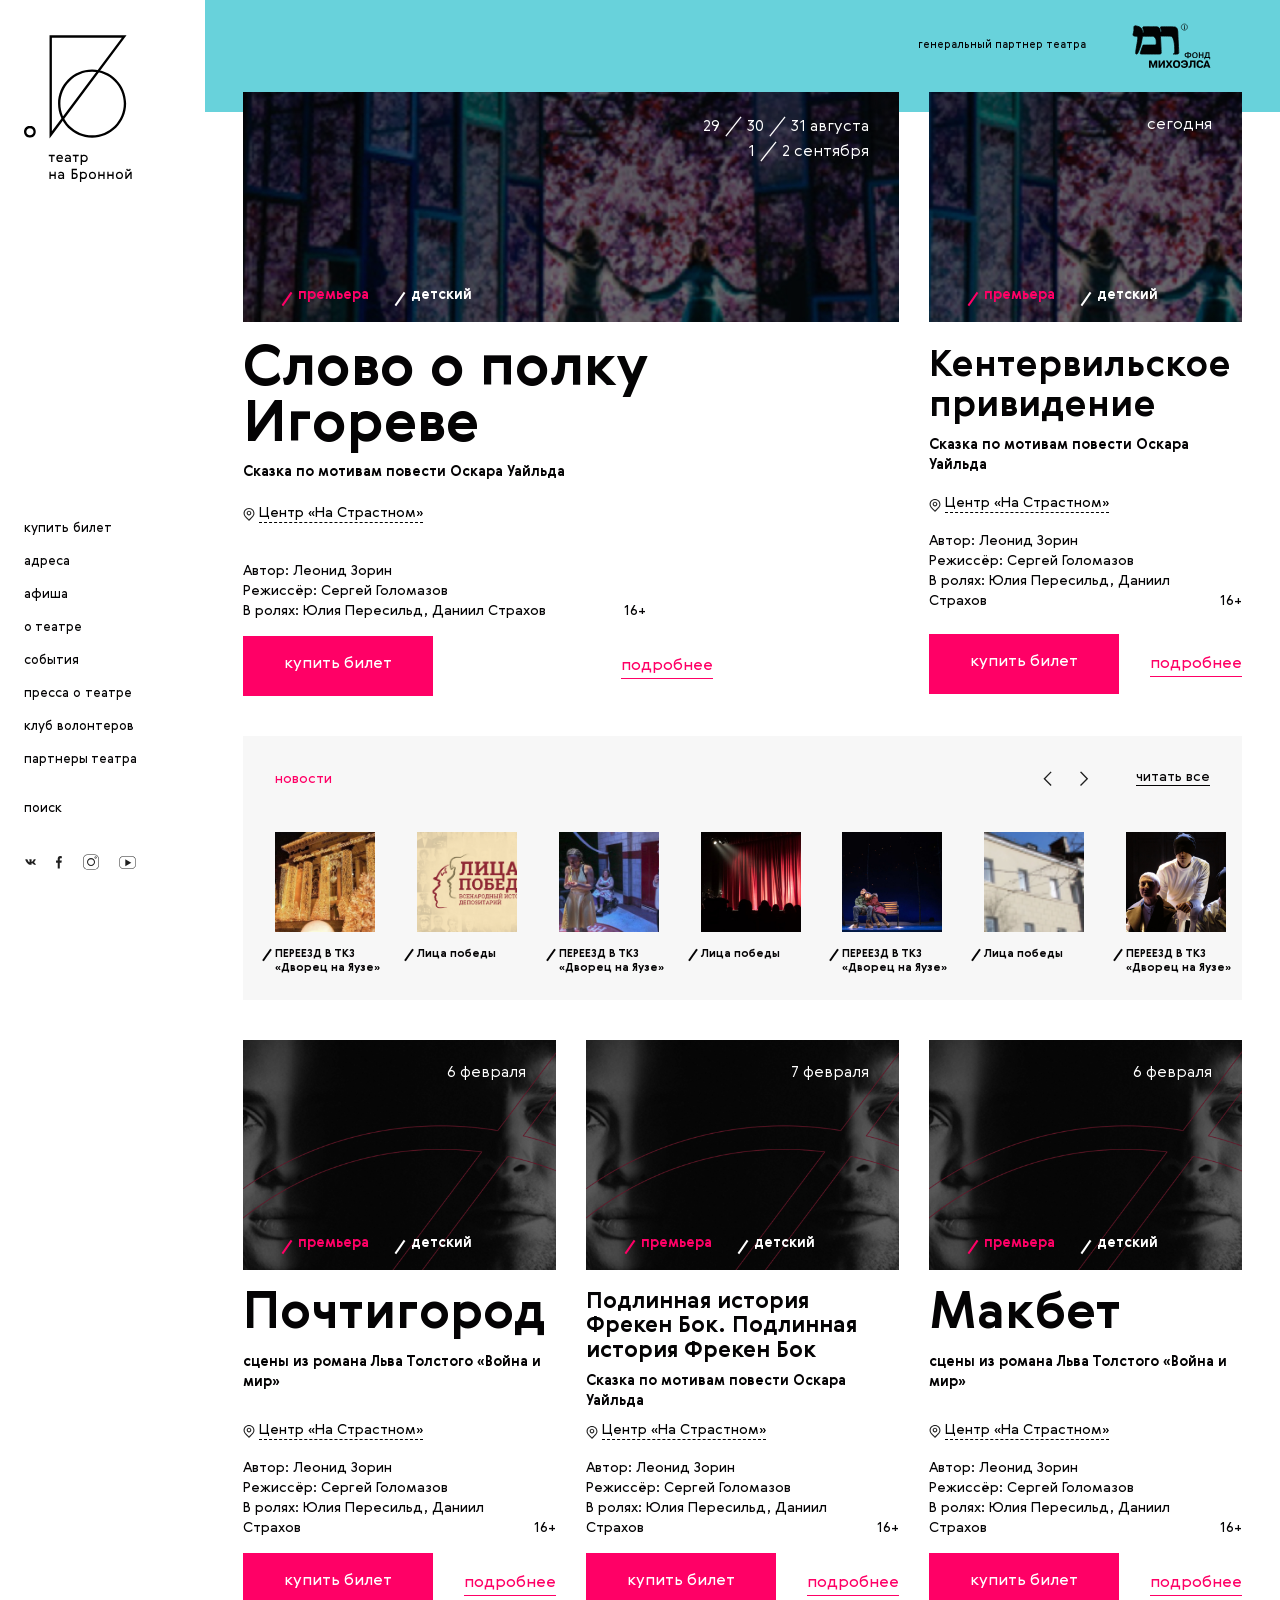
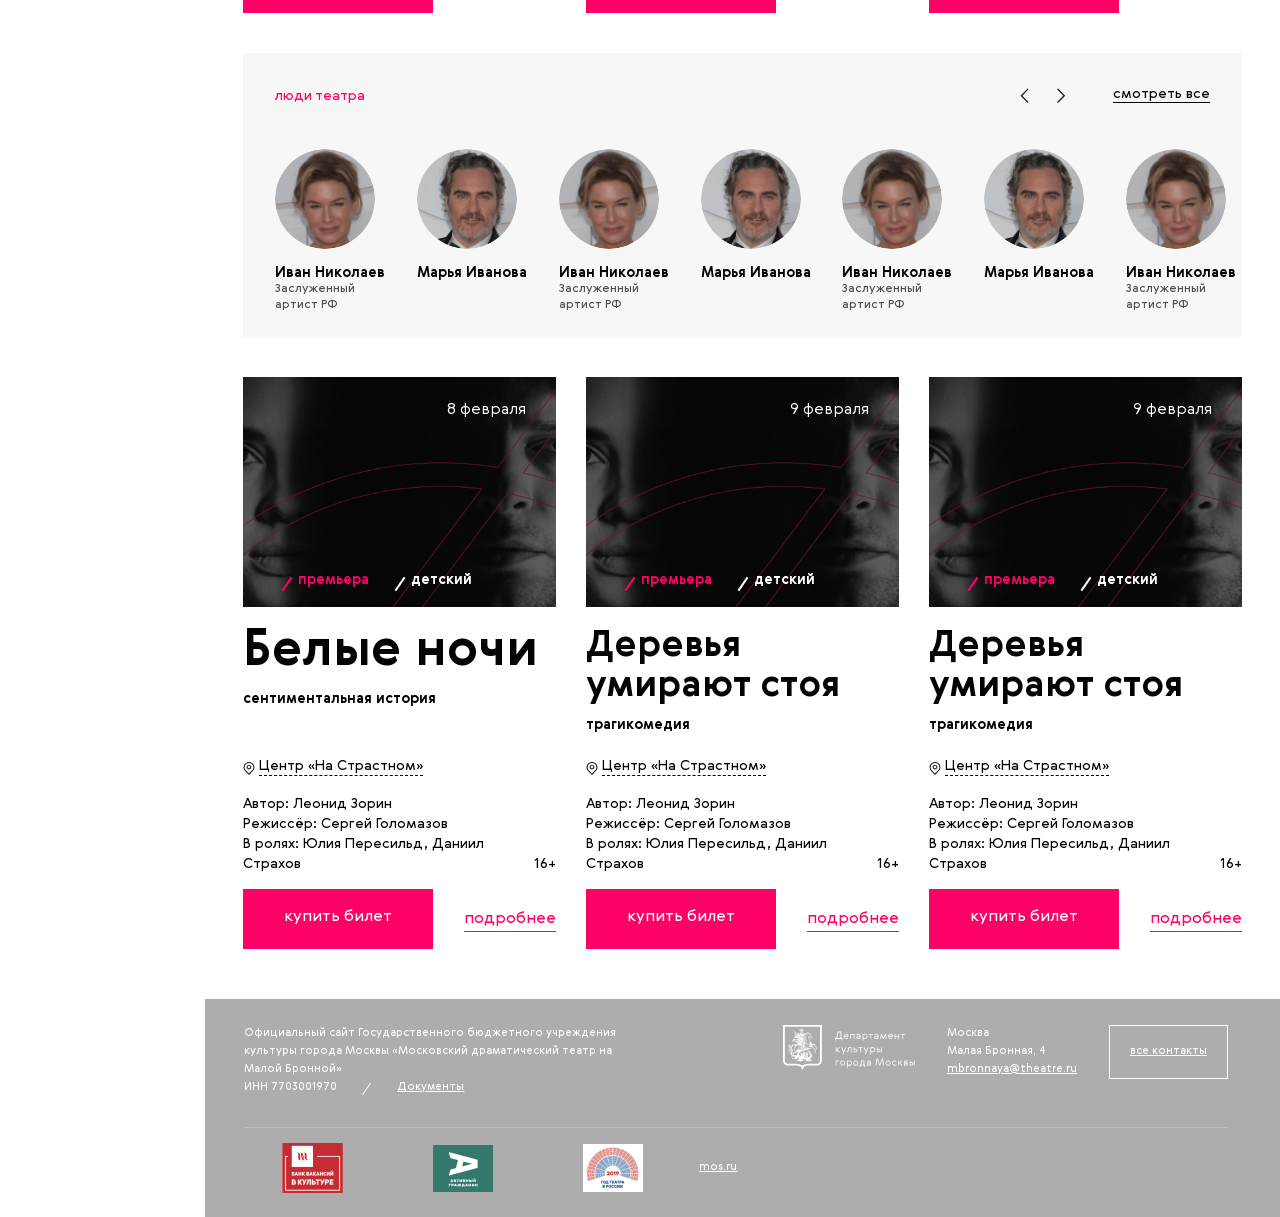
<file: index.html>
<html lang="en"><head><meta charset="UTF-8" /><meta name="viewport" content="width=device-width, initial-scale=1.0" /><title>Театр на Малой Бронной</title><meta name="description" /><meta name="keywords" /><meta http-equiv="X-UA-Compatible" content="ie=edge" /><meta name="format-detection" content="telephone=no" /><meta name="HandheldFriendly" content="true" /><link rel="stylesheet" href="style.css" /></head><body><header class="header"><a href="/" class="logo"><picture class="logo_image"><source srcset="src/img/logo-mobile-main.svg" media="(max-width: 767px)"></source><img src="src/img/logo.svg" /></picture><img src="src/img/logo-mobile-small.svg" class="logo_image__mobile-fixed" /></a><nav class="menu"><div class="menu-toggle"></div><div class="menu_content"><button class="menu_search-icon"></button><img src="src/img/logo-mobile-menu.svg" class="menu_logo" /><div class="search"><div id="search-close" class="search_close"></div><div class="search_fade"></div><div class="search_content"><input type="search" placeholder="поиск" required="true" class="search_input" /><div class="search_results"><a href="spectacle.html" class="search_result">макбет</a><a href="spectacle.html" class="search_result">леди макбет</a><a href="spectacle.html" class="search_result">макбет трагедия</a></div></div></div><a href="/" class="menu_link menu_link__mobile"><span class="menu_link-text">купить билет</span></a><a href="/" class="menu_link menu_link__mobile"><span class="menu_link-text">адреса</span></a><a href="/afisha.html" class="menu_link active"><span class="menu_link-text">афиша</span></a><a href="/about.html" class="menu_link"><span class="menu_link-text">о театре</span></a><a href="/events.html" class="menu_link"><span class="menu_link-text">события</span></a><a href="/press.html" class="menu_link"><span class="menu_link-text">пресса о&nbsp;театре</span></a><a href="/volunteers.html" class="menu_link"><span class="menu_link-text">клуб волонтеров</span></a><a href="/partners.html" class="menu_link"><span class="menu_link-text">партнеры театра</span></a><a href="/search.html" class="menu_link menu_link__indent"><span class="menu_link-text">поиск</span></a><div class="menu_social"><div class="social social__header"><div class="social_links"><a href="#" class="social_link social_link__vk"></a><a href="#" class="social_link social_link__fb"></a><a href="#" class="social_link social_link__insta"></a><a href="#" class="social_link social_link__youtube"></a></div></div></div></div></nav></header><main class="content content__big-indent"><div class="partner"><span class="partner_title">генеральный партнер театра</span><div class="partner_gallery"><div class="gallery"><div class="gallery_items"><div class="gallery_item"><img src="src/img/mihoels.svg" /></div><div class="gallery_item"><img src="src/img/nauka-i-sport.svg" /></div></div></div></div></div><div class="spectacles"><div class="spectacle spectacle__big"><div class="spectacle_gallery"><div class="gallery"><div class="gallery_items"><div class="gallery_item"><a href="spectacle.html" class="spectacle_image-wrapper"><img src="src/img/temp/spectacle-1.jpg" class="spectacle_image" /><span class="spectacle_date"><div><span>29</span><div class="spectacle_date-slash"></div><span>30</span><div class="spectacle_date-slash"></div><span>31 августа</span></div><div><span>1</span><div class="spectacle_date-slash"></div><span>2 сентября</span></div></span><div class="spectacle_tags"><span class="spectacle_tag spectacle_tag__bright">премьера</span><span class="spectacle_tag">детский</span></div></a></div><div class="gallery_item"><a href="spectacle.html" class="spectacle_image-wrapper"><img src="src/img/temp/spectacle-2.jpg" class="spectacle_image" /><span class="spectacle_date"><div><span>29</span><div class="spectacle_date-slash"></div><span>30</span><div class="spectacle_date-slash"></div><span>31 августа</span></div><div><span>1</span><div class="spectacle_date-slash"></div><span>2 сентября</span></div></span><div class="spectacle_tags"><span class="spectacle_tag">детский</span></div></a></div><div class="gallery_item"><a href="spectacle.html" class="spectacle_image-wrapper"><img src="src/img/temp/spectacle-1.jpg" class="spectacle_image" /><span class="spectacle_date">сегодня</span><div class="spectacle_tags"><span class="spectacle_tag spectacle_tag__bright">премьера</span><span class="spectacle_tag">детский</span></div></a></div></div></div></div><a href="spectacle.html" class="spectacle_header"><h2 class="spectacle_title"><span class="spectacle_title-text">Слово о полку Игореве</span></h2><p class="spectacle_description">Сказка по мотивам повести Оскара Уайльда</p></a><div class="spectacle_info"><a href="#" class="spectacle_adress">Центр «На Страстном»</a><div class="spectacle_creators"><span class="spectacle_creators-line">Автор: Леонид Зорин</span><span class="spectacle_creators-line">Режиссёр: Сергей Голомазов</span><span class="spectacle_creators-line">В ролях: Юлия Пересильд, Даниил Страхов</span></div><div class="spectacle_info-rating">16+</div></div><div class="spectacle_controls"><button class="spectacle_button">купить билет</button><a href="/" class="spectacle_more-info">подробнее</a></div></div><div class="spectacle"><div class="spectacle_gallery"><div class="gallery"><div class="gallery_items"><div class="gallery_item"><a href="spectacle.html" class="spectacle_image-wrapper"><img src="src/img/temp/spectacle-1.jpg" class="spectacle_image" /><span class="spectacle_date">сегодня</span><div class="spectacle_tags"><span class="spectacle_tag spectacle_tag__bright">премьера</span><span class="spectacle_tag">детский</span></div></a></div><div class="gallery_item"><a href="spectacle.html" class="spectacle_image-wrapper"><img src="src/img/temp/spectacle-2.jpg" class="spectacle_image" /><span class="spectacle_date">сегодня</span><div class="spectacle_tags"><span class="spectacle_tag">детский</span></div></a></div><div class="gallery_item"><a href="spectacle.html" class="spectacle_image-wrapper"><img src="src/img/temp/spectacle-1.jpg" class="spectacle_image" /><span class="spectacle_date">сегодня</span><div class="spectacle_tags"><span class="spectacle_tag spectacle_tag__bright">премьера</span><span class="spectacle_tag">детский</span></div></a></div></div></div></div><a href="spectacle.html" class="spectacle_header"><h2 class="spectacle_title"><span class="spectacle_title-text">Кентервильское привидение</span></h2><p class="spectacle_description">Сказка по мотивам повести Оскара Уайльда</p></a><div class="spectacle_info"><a href="#" class="spectacle_adress">Центр «На Страстном»</a><div class="spectacle_creators"><span class="spectacle_creators-line">Автор: Леонид Зорин</span><span class="spectacle_creators-line">Режиссёр: Сергей Голомазов</span><span class="spectacle_creators-line">В ролях: Юлия Пересильд, Даниил Страхов</span></div><div class="spectacle_info-rating">16+</div></div><div class="spectacle_controls"><button class="spectacle_button">купить билет</button><a href="/" class="spectacle_more-info">подробнее</a></div></div></div><div class="widget carousel"><div class="widget_header"><span class="widget_title">новости</span><div class="widget_controls"><div class="carousel_controls"><button class="carousel_button carousel_button__prev"></button><button class="carousel_button carousel_button__next"></button></div><a href="#" class="widget_link">читать все</a></div></div><div class="carousel_track"><a href="#" class="carousel_item"><div class="carousel_item-image-wrapper"><img src="src/img/temp/news-1.jpg" class="carousel_item-image" /></div><span class="carousel_item-title carousel_item-title__decorated">ПЕРЕЕЗД В ТКЗ «Дворец на Яузе»</span></a><a href="#" class="carousel_item"><div class="carousel_item-image-wrapper"><img src="src/img/temp/news-2.jpg" class="carousel_item-image" /></div><span class="carousel_item-title carousel_item-title__decorated">Лица победы</span></a><a href="#" class="carousel_item"><div class="carousel_item-image-wrapper"><img src="src/img/temp/news-3.jpg" class="carousel_item-image" /></div><span class="carousel_item-title carousel_item-title__decorated">ПЕРЕЕЗД В ТКЗ «Дворец на Яузе»</span></a><a href="#" class="carousel_item"><div class="carousel_item-image-wrapper"><img src="src/img/temp/news-4.jpg" class="carousel_item-image" /></div><span class="carousel_item-title carousel_item-title__decorated">Лица победы</span></a><a href="#" class="carousel_item"><div class="carousel_item-image-wrapper"><img src="src/img/temp/news-5.jpg" class="carousel_item-image" /></div><span class="carousel_item-title carousel_item-title__decorated">ПЕРЕЕЗД В ТКЗ «Дворец на Яузе»</span></a><a href="#" class="carousel_item"><div class="carousel_item-image-wrapper"><img src="src/img/temp/news-6.jpg" class="carousel_item-image" /></div><span class="carousel_item-title carousel_item-title__decorated">Лица победы</span></a><a href="#" class="carousel_item"><div class="carousel_item-image-wrapper"><img src="src/img/temp/news-7.jpg" class="carousel_item-image" /></div><span class="carousel_item-title carousel_item-title__decorated">ПЕРЕЕЗД В ТКЗ «Дворец на Яузе»</span></a><a href="#" class="carousel_item"><div class="carousel_item-image-wrapper"><img src="src/img/temp/news-5.jpg" class="carousel_item-image" /></div><span class="carousel_item-title carousel_item-title__decorated">Лица победы</span></a><a href="#" class="carousel_item"><div class="carousel_item-image-wrapper"><img src="src/img/temp/news-1.jpg" class="carousel_item-image" /></div><span class="carousel_item-title carousel_item-title__decorated">ПЕРЕЕЗД В ТКЗ «Дворец на Яузе»</span></a><a href="#" class="carousel_item"><div class="carousel_item-image-wrapper"><img src="src/img/temp/news-2.jpg" class="carousel_item-image" /></div><span class="carousel_item-title carousel_item-title__decorated">Лица победы</span></a><a href="#" class="carousel_item"><div class="carousel_item-image-wrapper"><img src="src/img/temp/news-3.jpg" class="carousel_item-image" /></div><span class="carousel_item-title carousel_item-title__decorated">ПЕРЕЕЗД В ТКЗ «Дворец на Яузе»</span></a><a href="#" class="carousel_item"><div class="carousel_item-image-wrapper"><img src="src/img/temp/news-4.jpg" class="carousel_item-image" /></div><span class="carousel_item-title carousel_item-title__decorated">Лица победы</span></a><a href="#" class="carousel_item"><div class="carousel_item-image-wrapper"><img src="src/img/temp/news-5.jpg" class="carousel_item-image" /></div><span class="carousel_item-title carousel_item-title__decorated">ПЕРЕЕЗД В ТКЗ «Дворец на Яузе»</span></a><a href="#" class="carousel_item"><div class="carousel_item-image-wrapper"><img src="src/img/temp/news-6.jpg" class="carousel_item-image" /></div><span class="carousel_item-title carousel_item-title__decorated">Лица победы</span></a><a href="#" class="carousel_item"><div class="carousel_item-image-wrapper"><img src="src/img/temp/news-7.jpg" class="carousel_item-image" /></div><span class="carousel_item-title carousel_item-title__decorated">ПЕРЕЕЗД В ТКЗ «Дворец на Яузе»</span></a><a href="#" class="carousel_item"><div class="carousel_item-image-wrapper"><img src="src/img/temp/news-5.jpg" class="carousel_item-image" /></div><span class="carousel_item-title carousel_item-title__decorated">Лица победы</span></a></div></div><div class="spectacles"><div class="spectacle"><a href="spectacle.html" class="spectacle_image-wrapper"><div class="spectacle_tags"><span class="spectacle_tag spectacle_tag__bright">премьера</span><span class="spectacle_tag">детский</span></div><img src="src/img/temp/spectacle-2.jpg" class="spectacle_image" /><span class="spectacle_date">6 февраля</span></a><a href="spectacle.html" class="spectacle_header"><h2 class="spectacle_title"><span class="spectacle_title-text">Почтигород</span></h2><p class="spectacle_description">сцены из романа Льва Толстого «Война и мир»</p></a><div class="spectacle_info"><a href="#" class="spectacle_adress">Центр «На Страстном»</a><div class="spectacle_creators"><span class="spectacle_creators-line">Автор: Леонид Зорин</span><span class="spectacle_creators-line">Режиссёр: Сергей Голомазов</span><span class="spectacle_creators-line">В ролях: Юлия Пересильд, Даниил Страхов</span><div class="spectacle_info-rating">16+</div></div></div><div class="spectacle_controls"><button class="spectacle_button">купить билет</button><a href="/" class="spectacle_more-info">подробнее</a></div></div><div class="spectacle"><a href="spectacle.html" class="spectacle_image-wrapper"><div class="spectacle_tags"><span class="spectacle_tag spectacle_tag__bright">премьера</span><span class="spectacle_tag">детский</span></div><img src="src/img/temp/spectacle-2.jpg" class="spectacle_image" /><span class="spectacle_date">7 февраля</span></a><a href="spectacle.html" class="spectacle_header"><h2 class="spectacle_title"><span class="spectacle_title-text">Подлинная история Фрекен Бок. Подлинная история Фрекен Бок</span></h2><p class="spectacle_description">Сказка по мотивам повести  Оскара Уайльда</p></a><div class="spectacle_info"><a href="#" class="spectacle_adress">Центр «На Страстном»</a><div class="spectacle_creators"><span class="spectacle_creators-line">Автор: Леонид Зорин</span><span class="spectacle_creators-line">Режиссёр: Сергей Голомазов</span><span class="spectacle_creators-line">В ролях: Юлия Пересильд, Даниил Страхов</span><div class="spectacle_info-rating">16+</div></div></div><div class="spectacle_controls"><button class="spectacle_button">купить билет</button><a href="/" class="spectacle_more-info">подробнее</a></div></div><div class="spectacle"><a href="spectacle.html" class="spectacle_image-wrapper"><div class="spectacle_tags"><span class="spectacle_tag spectacle_tag__bright">премьера</span><span class="spectacle_tag">детский</span></div><img src="src/img/temp/spectacle-2.jpg" class="spectacle_image" /><span class="spectacle_date">6 февраля</span></a><a href="spectacle.html" class="spectacle_header"><h2 class="spectacle_title"><span class="spectacle_title-text">Макбет</span></h2><p class="spectacle_description">сцены из романа Льва Толстого «Война и мир»</p></a><div class="spectacle_info"><a href="#" class="spectacle_adress">Центр «На Страстном»</a><div class="spectacle_creators"><span class="spectacle_creators-line">Автор: Леонид Зорин</span><span class="spectacle_creators-line">Режиссёр: Сергей Голомазов</span><span class="spectacle_creators-line">В ролях: Юлия Пересильд, Даниил Страхов</span><div class="spectacle_info-rating">16+</div></div></div><div class="spectacle_controls"><button class="spectacle_button">купить билет</button><a href="/" class="spectacle_more-info">подробнее</a></div></div></div><div class="widget carousel"><div class="widget_header"><span class="widget_title">люди театра</span><div class="widget_controls"><div class="carousel_controls"><button class="carousel_button carousel_button__prev"></button><button class="carousel_button carousel_button__next"></button></div><a href="#" class="widget_link">смотреть все</a></div></div><div class="carousel_track"><a href="#" class="carousel_item"><div class="carousel_item-image-wrapper carousel_item-image-wrapper__rounded"><img src="src/img/temp/people-1.jpg" class="carousel_item-image" /></div><span class="carousel_item-title">Иван Николаев</span><span class="carousel_item-subtitle">Заслуженный артист РФ</span></a><a href="#" class="carousel_item"><div class="carousel_item-image-wrapper carousel_item-image-wrapper__rounded"><img src="src/img/temp/people-2.jpg" class="carousel_item-image" /></div><span class="carousel_item-title">Марья Иванова</span></a><a href="#" class="carousel_item"><div class="carousel_item-image-wrapper carousel_item-image-wrapper__rounded"><img src="src/img/temp/people-1.jpg" class="carousel_item-image" /></div><span class="carousel_item-title">Иван Николаев</span><span class="carousel_item-subtitle">Заслуженный артист РФ</span></a><a href="#" class="carousel_item"><div class="carousel_item-image-wrapper carousel_item-image-wrapper__rounded"><img src="src/img/temp/people-2.jpg" class="carousel_item-image" /></div><span class="carousel_item-title">Марья Иванова</span></a><a href="#" class="carousel_item"><div class="carousel_item-image-wrapper carousel_item-image-wrapper__rounded"><img src="src/img/temp/people-1.jpg" class="carousel_item-image" /></div><span class="carousel_item-title">Иван Николаев</span><span class="carousel_item-subtitle">Заслуженный артист РФ</span></a><a href="#" class="carousel_item"><div class="carousel_item-image-wrapper carousel_item-image-wrapper__rounded"><img src="src/img/temp/people-2.jpg" class="carousel_item-image" /></div><span class="carousel_item-title">Марья Иванова</span></a><a href="#" class="carousel_item"><div class="carousel_item-image-wrapper carousel_item-image-wrapper__rounded"><img src="src/img/temp/people-1.jpg" class="carousel_item-image" /></div><span class="carousel_item-title">Иван Николаев</span><span class="carousel_item-subtitle">Заслуженный артист РФ</span></a><a href="#" class="carousel_item"><div class="carousel_item-image-wrapper carousel_item-image-wrapper__rounded"><img src="src/img/temp/people-2.jpg" class="carousel_item-image" /></div><span class="carousel_item-title">Марья Иванова</span></a><a href="#" class="carousel_item"><div class="carousel_item-image-wrapper carousel_item-image-wrapper__rounded"><img src="src/img/temp/people-1.jpg" class="carousel_item-image" /></div><span class="carousel_item-title">Марья Иванова</span></a><a href="#" class="carousel_item"><div class="carousel_item-image-wrapper carousel_item-image-wrapper__rounded"><img src="src/img/temp/people-2.jpg" class="carousel_item-image" /></div><span class="carousel_item-title">Иван Николаев</span><span class="carousel_item-subtitle">Заслуженный артист РФ</span></a><a href="#" class="carousel_item"><div class="carousel_item-image-wrapper carousel_item-image-wrapper__rounded"><img src="src/img/temp/people-1.jpg" class="carousel_item-image" /></div><span class="carousel_item-title">Марья Иванова</span></a><a href="#" class="carousel_item"><div class="carousel_item-image-wrapper carousel_item-image-wrapper__rounded"><img src="src/img/temp/people-2.jpg" class="carousel_item-image" /></div><span class="carousel_item-title">Иван Николаев</span><span class="carousel_item-subtitle">Заслуженный артист РФ</span></a><a href="#" class="carousel_item"><div class="carousel_item-image-wrapper carousel_item-image-wrapper__rounded"><img src="src/img/temp/people-1.jpg" class="carousel_item-image" /></div><span class="carousel_item-title">Марья Иванова</span></a></div></div><div class="spectacles"><div class="spectacle"><a href="spectacle.html" class="spectacle_image-wrapper"><div class="spectacle_tags"><span class="spectacle_tag spectacle_tag__bright">премьера</span><span class="spectacle_tag">детский</span></div><img src="src/img/temp/spectacle-2.jpg" class="spectacle_image" /><span class="spectacle_date">8 февраля</span></a><a href="spectacle.html" class="spectacle_header"><h2 class="spectacle_title"><span class="spectacle_title-text">Белые ночи</span></h2><p class="spectacle_description">сентиментальная история</p></a><div class="spectacle_info"><a href="#" class="spectacle_adress">Центр «На Страстном»</a><div class="spectacle_creators"><span class="spectacle_creators-line">Автор: Леонид Зорин</span><span class="spectacle_creators-line">Режиссёр: Сергей Голомазов</span><span class="spectacle_creators-line">В ролях: Юлия Пересильд, Даниил Страхов</span><div class="spectacle_info-rating">16+</div></div></div><div class="spectacle_controls"><button class="spectacle_button">купить билет</button><a href="/" class="spectacle_more-info">подробнее</a></div></div><div class="spectacle"><a href="spectacle.html" class="spectacle_image-wrapper"><div class="spectacle_tags"><span class="spectacle_tag spectacle_tag__bright">премьера</span><span class="spectacle_tag">детский</span></div><img src="src/img/temp/spectacle-2.jpg" class="spectacle_image" /><span class="spectacle_date">9 февраля</span></a><a href="spectacle.html" class="spectacle_header"><h2 class="spectacle_title"><span class="spectacle_title-text">Деревья умирают стоя</span></h2><p class="spectacle_description">трагикомедия</p></a><div class="spectacle_info"><a href="#" class="spectacle_adress">Центр «На Страстном»</a><div class="spectacle_creators"><span class="spectacle_creators-line">Автор: Леонид Зорин</span><span class="spectacle_creators-line">Режиссёр: Сергей Голомазов</span><span class="spectacle_creators-line">В ролях: Юлия Пересильд, Даниил Страхов</span><div class="spectacle_info-rating">16+</div></div></div><div class="spectacle_controls"><button class="spectacle_button">купить билет</button><a href="/" class="spectacle_more-info">подробнее</a></div></div><div class="spectacle"><a href="spectacle.html" class="spectacle_image-wrapper"><div class="spectacle_tags"><span class="spectacle_tag spectacle_tag__bright">премьера</span><span class="spectacle_tag">детский</span></div><img src="src/img/temp/spectacle-2.jpg" class="spectacle_image" /><span class="spectacle_date">9 февраля</span></a><a href="spectacle.html" class="spectacle_header"><h2 class="spectacle_title"><span class="spectacle_title-text">Деревья умирают стоя</span></h2><p class="spectacle_description">трагикомедия</p></a><div class="spectacle_info"><a href="#" class="spectacle_adress">Центр «На Страстном»</a><div class="spectacle_creators"><span class="spectacle_creators-line">Автор: Леонид Зорин</span><span class="spectacle_creators-line">Режиссёр: Сергей Голомазов</span><span class="spectacle_creators-line">В ролях: Юлия Пересильд, Даниил Страхов</span><div class="spectacle_info-rating">16+</div></div></div><div class="spectacle_controls"><button class="spectacle_button">купить билет</button><a href="/" class="spectacle_more-info">подробнее</a></div></div></div></main><footer class="footer"><div class="footer_mobile"><div class="social"><span class="social_title">следите за нами в соцсетях</span><div class="social_links"><a href="#" class="social_link social_link__vk"></a><a href="#" class="social_link social_link__fb"></a><a href="#" class="social_link social_link__insta"></a><a href="#" class="social_link social_link__youtube"></a></div></div><div class="footer_menu"><a href="afisha.html" class="footer_menu-link">афиша</a><a href="/about.html" class="footer_menu-link">адреса</a><a href="#" class="footer_menu-link">купить билет</a><a href="#" class="footer_menu-link">схема зала</a><span class="footer_menu-link footer_menu-link__disabled">фотобанк</span><a href="volunteers.html" class="footer_menu-link">клуб волонтеров</a><a href="/partners.html" class="footer_menu-link">партнеры театра</a><a href="#" class="footer_menu-link">контакты</a></div></div><div class="footer_content"><div class="footer_columns"><div class="footer_column footer_column__flex"><img src="src/img/dkm.svg" class="footer_logo" /><div class="footer_contacts"><div class="footer_adress"><span>Москва</span><span>Малая Бронная, 4</span><a href="mailto:mbronnaya@theatre.ru">mbronnaya@theatre.ru</a></div><a class="footer_contacts-button">все контакты</a></div></div><div class="footer_column"><p class="footer_description">Официальный сайт Государственного бюджетного учреждения культуры города Москвы  «Московский драматический театр на Малой Бронной»</p><div class="footer_documents"><span class="footer_inn">ИНН 7703001970</span><a href="#" class="footer_documents-link">Документы</a></div></div></div><div class="footer_bottom"><img src="src/img/bank-of-vacancies.jpg" class="footer_bottom-image" /><img src="src/img/active-citizen.jpg" class="footer_bottom-image" /><img src="src/img/year-of-theatre.jpg" class="footer_bottom-image" /><a href="#" class="footer_outer-link">mos.ru</a></div></div></footer><div class="fade"><div class="popup"><button class="popup_close"></button><div class="popup_content"><p class="popup_title">ТКЗ «Дворец на Яузе»</p><div class="place"><div class="place_adress"><div class="place_metro">Электрозаводская Площадь Журавлева, 1</div><button class="place_scheme-button">посмотреть схему&nbsp;зала</button></div><div class="place_map-holder"><div style="position:relative;overflow:hidden;"><a href="https://yandex.by/maps/213/moscow/?utm_medium=mapframe&amp;utm_source=maps" style="color:#eee;font-size:12px;position:absolute;top:0px;">Москва</a><a href="https://yandex.by/maps/213/moscow/house/ploshchad_zhuravlyova_10/Z04YcQdkTEYPQFtvfXt5cn5rYg==/?ll=37.704749%2C55.783214&amp;utm_medium=mapframe&amp;utm_source=maps&amp;z=18.2" style="color:#eee;font-size:12px;position:absolute;top:14px;">Площадь Журавлёва, 10 — Яндекс.Карты</a><iframe src="https://yandex.by/map-widget/v1/-/C8sMQWlE" width="560" height="400" frameborder="0" allowfullscreen="true" style="position:relative;"></iframe></div><div class="place_map-buttons"><button class="place_map-button">открыть в Google Maps<div class="place_map-button-border"></div></button><button class="place_map-button">открыть в Яндекс.Картах<div class="place_map-button-border"></div></button></div></div></div><a href="#" class="popup_print-link">версия для печати</a></div></div></div><script src="src/js/tiny-slider.min.js"></script><script src="src/js/main.js"></script></body></html>
</file>
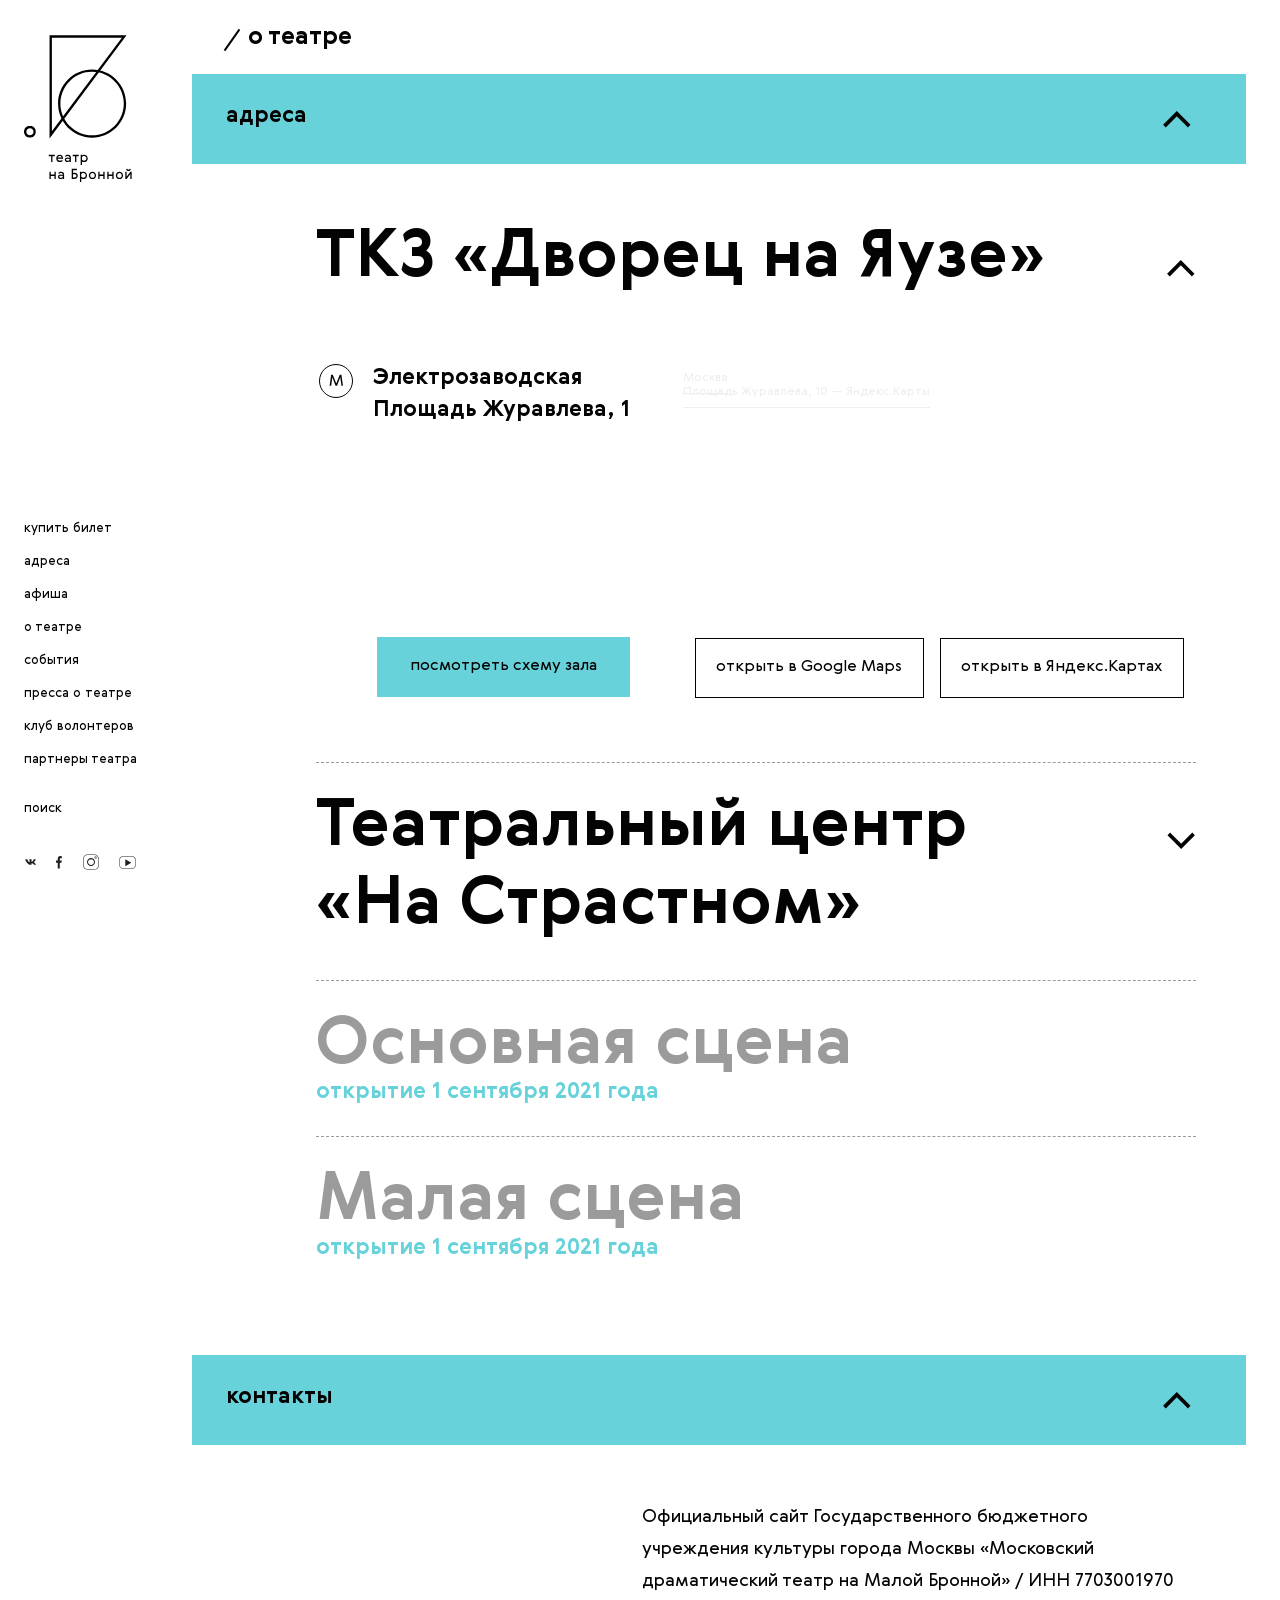
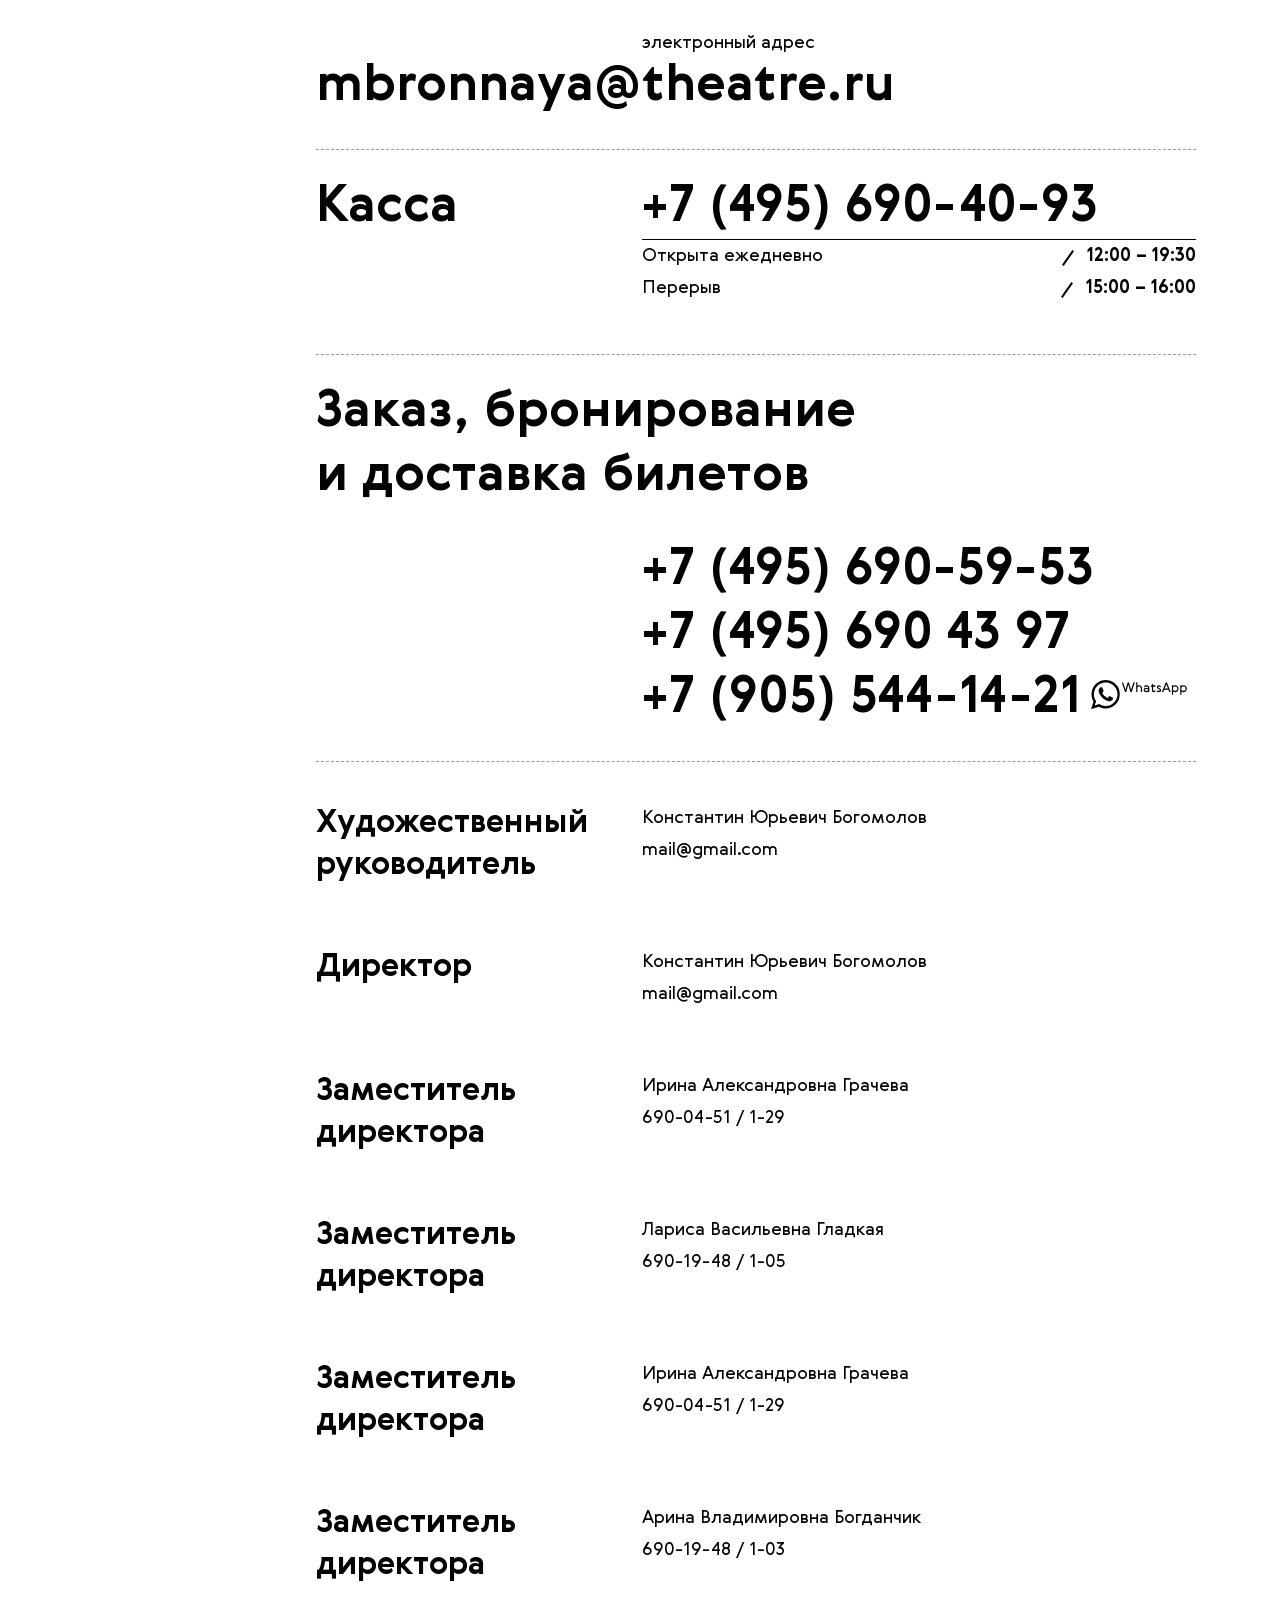
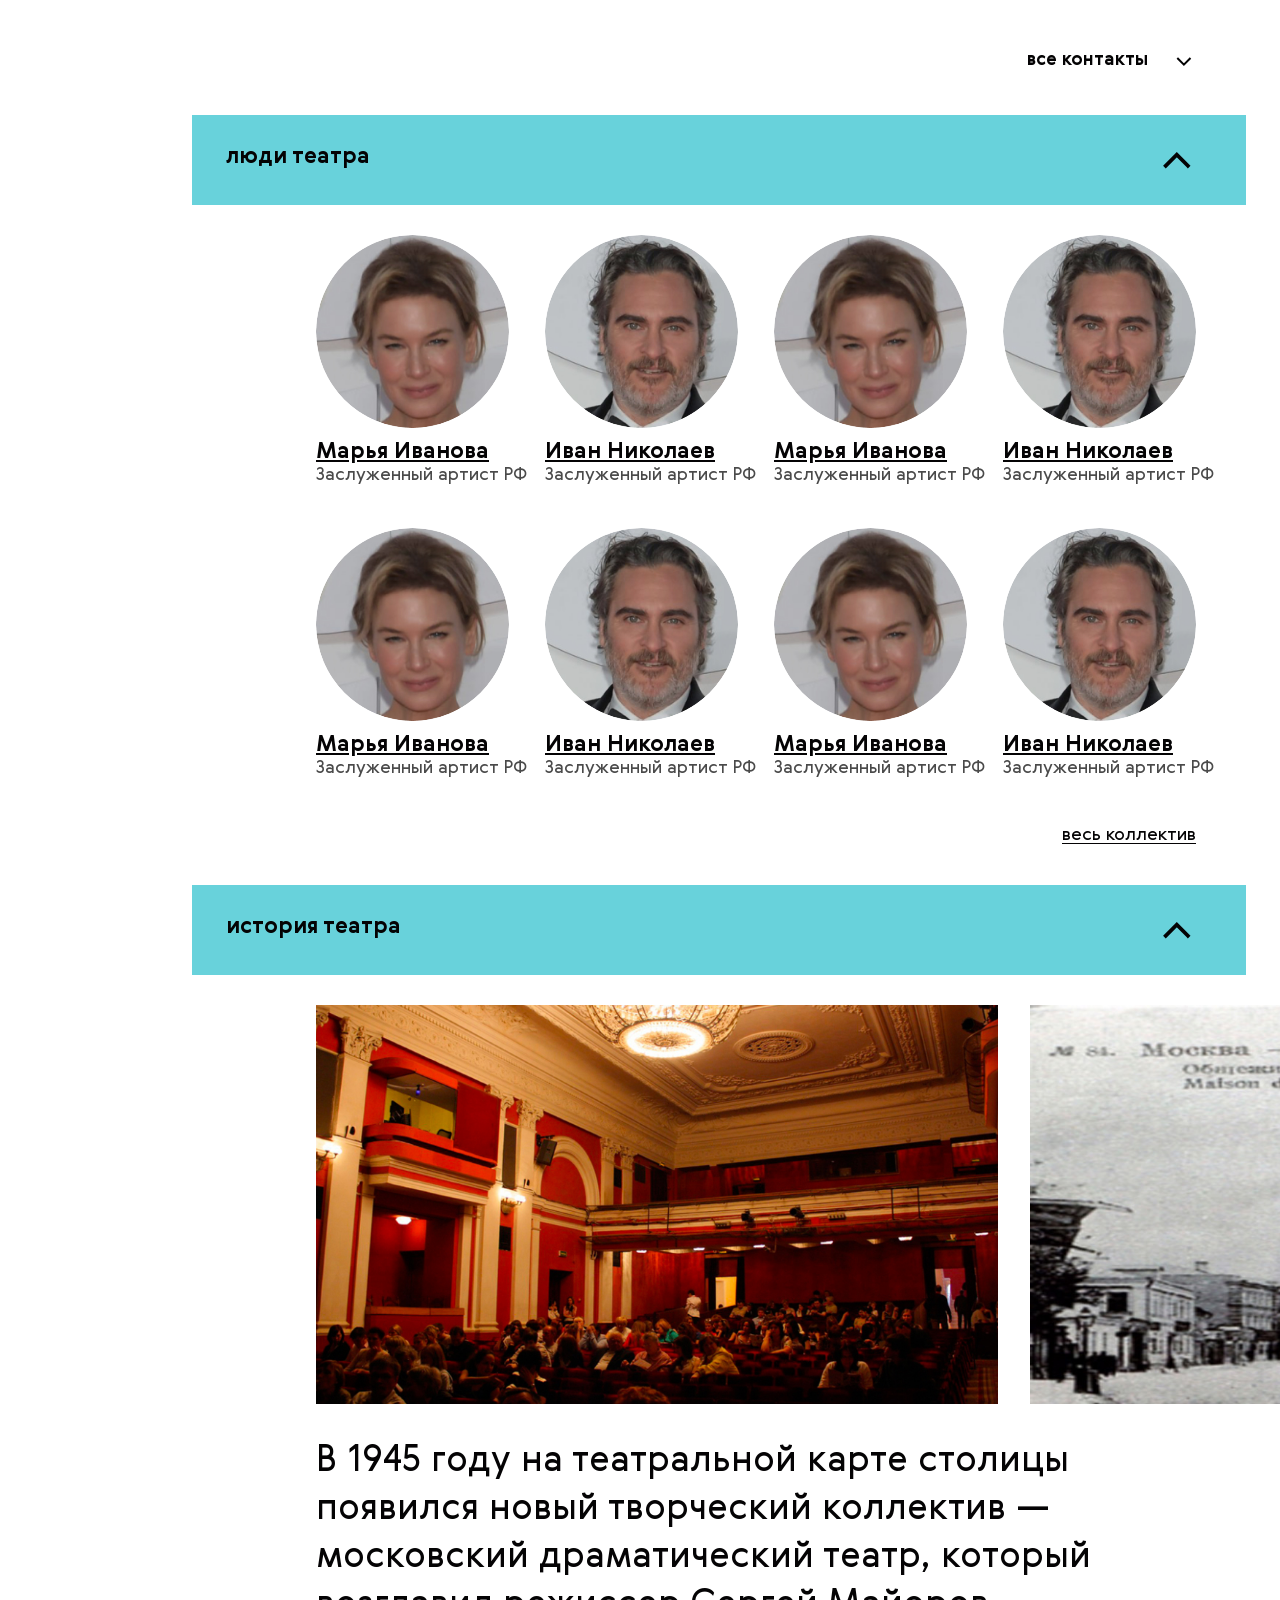
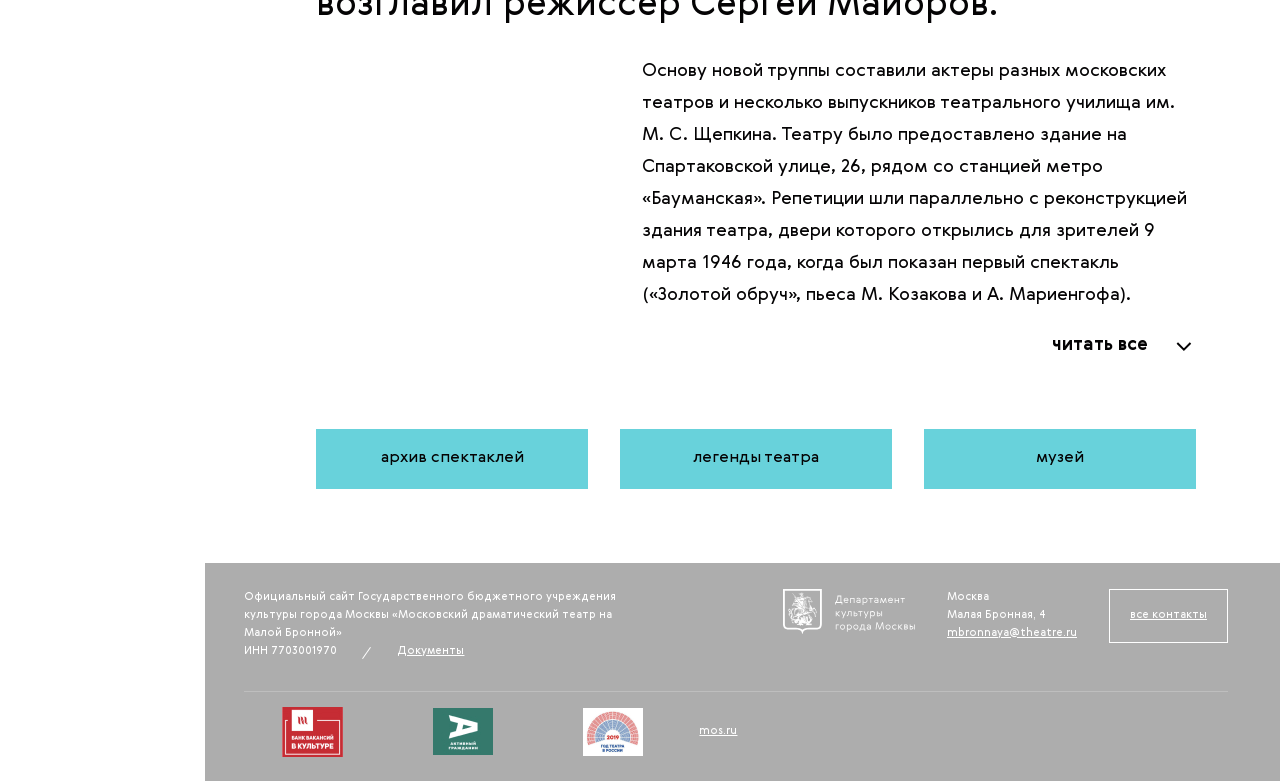
<file: about.html>
<html lang="en"><head><meta charset="UTF-8" /><meta name="viewport" content="width=device-width, initial-scale=1.0" /><title>Театр на Малой Бронной</title><meta name="description" /><meta name="keywords" /><meta http-equiv="X-UA-Compatible" content="ie=edge" /><meta name="format-detection" content="telephone=no" /><meta name="HandheldFriendly" content="true" /><link rel="stylesheet" href="style.css" /></head><body class="wide-page accordion-page"><header class="header"><a href="/" class="logo"><picture class="logo_image"><source srcset="src/img/logo-mobile.svg" media="(max-width: 767px)"></source><img src="src/img/logo.svg" /></picture><img src="src/img/logo-mobile-small.svg" class="logo_image__mobile-fixed" /></a><nav class="menu"><div class="menu-toggle"></div><div class="menu_content"><button class="menu_search-icon"></button><img src="src/img/logo-mobile-menu.svg" class="menu_logo" /><div class="search"><div id="search-close" class="search_close"></div><div class="search_fade"></div><div class="search_content"><input type="search" placeholder="поиск" required="true" class="search_input" /><div class="search_results"><a href="spectacle.html" class="search_result">макбет</a><a href="spectacle.html" class="search_result">леди макбет</a><a href="spectacle.html" class="search_result">макбет трагедия</a></div></div></div><a href="/" class="menu_link menu_link__mobile"><span class="menu_link-text">купить билет</span></a><a href="/" class="menu_link menu_link__mobile"><span class="menu_link-text">адреса</span></a><a href="/afisha.html" class="menu_link active"><span class="menu_link-text">афиша</span></a><a href="/about.html" class="menu_link"><span class="menu_link-text">о театре</span></a><a href="/events.html" class="menu_link"><span class="menu_link-text">события</span></a><a href="/press.html" class="menu_link"><span class="menu_link-text">пресса о&nbsp;театре</span></a><a href="/volunteers.html" class="menu_link"><span class="menu_link-text">клуб волонтеров</span></a><a href="/partners.html" class="menu_link"><span class="menu_link-text">партнеры театра</span></a><a href="/search.html" class="menu_link menu_link__indent"><span class="menu_link-text">поиск</span></a><div class="menu_social"><div class="social social__header"><div class="social_links"><a href="#" class="social_link social_link__vk"></a><a href="#" class="social_link social_link__fb"></a><a href="#" class="social_link social_link__insta"></a><a href="#" class="social_link social_link__youtube"></a></div></div></div></div></nav></header><main class="content"><span class="content_title">о театре</span><div class="accordion"><div class="accordion_item"><div data-tab="1" class="accordion_header"><span class="accordion_header-title">адреса</span></div><div class="accordion_content"><div class="accordion accordion__secondary"><div class="accordion_item"><div data-tab="adress-1" class="accordion_header"><span class="accordion_header-title">ТКЗ «Дворец на&nbsp;Яузе»</span></div><div class="accordion_content"><div class="place"><div class="place_adress"><div class="place_metro">Электрозаводская Площадь Журавлева, 1</div><a href="#" class="place_scheme-button">посмотреть схему&nbsp;зала</a></div><div class="place_map-holder"><div style="position:relative;overflow:hidden;"><a href="https://yandex.by/maps/213/moscow/?utm_medium=mapframe&amp;utm_source=maps" style="color:#eee;font-size:12px;position:absolute;top:0px;">Москва</a><a href="https://yandex.by/maps/213/moscow/house/ploshchad_zhuravlyova_10/Z04YcQdkTEYPQFtvfXt5cn5rYg==/?ll=37.704749%2C55.783214&amp;utm_medium=mapframe&amp;utm_source=maps&amp;z=18.2" style="color:#eee;font-size:12px;position:absolute;top:14px;">Площадь Журавлёва, 10 — Яндекс.Карты</a><iframe src="https://yandex.by/map-widget/v1/-/C8sMQWlE" width="560" height="400" frameborder="0" allowfullscreen="true" style="position:relative;"></iframe></div><div class="place_map-buttons"><a href="#" class="place_map-button">открыть в&nbsp;Google&nbsp;Maps<div class="place_map-button-border"></div></a><a href="#" class="place_map-button">открыть в&nbsp;Яндекс.Картах<div class="place_map-button-border"></div></a></div></div></div></div></div><div class="accordion_item accordion_item__closed"><div data-tab="adress-2" class="accordion_header"><span class="accordion_header-title">Театральный центр  «На&nbsp;Страстном»</span></div><div class="accordion_content"><div class="place"><div class="place_adress"><div class="place_metro">Электрозаводская Площадь Журавлева, 1</div><a href="#" class="place_scheme-button">посмотреть схему зала</a></div><div class="place_map-holder"><div style="position:relative;overflow:hidden;"><a href="https://yandex.by/maps/213/moscow/?utm_medium=mapframe&amp;utm_source=maps" style="color:#eee;font-size:12px;position:absolute;top:0px;">Москва</a><a href="https://yandex.by/maps/213/moscow/house/ploshchad_zhuravlyova_10/Z04YcQdkTEYPQFtvfXt5cn5rYg==/?ll=37.704749%2C55.783214&amp;utm_medium=mapframe&amp;utm_source=maps&amp;z=18.2" style="color:#eee;font-size:12px;position:absolute;top:14px;">Площадь Журавлёва, 10 — Яндекс.Карты</a><iframe src="https://yandex.by/map-widget/v1/-/C8sMQWlE" width="560" height="400" frameborder="0" allowfullscreen="true" style="position:relative;"></iframe></div><div class="place_map-buttons"><button class="place_map-button">открыть в&nbsp;Google&nbsp;Maps<div class="place_map-button-border"></div></button><button class="place_map-button">открыть в&nbsp;Яндекс.Картах<div class="place_map-button-border"></div></button></div></div></div></div></div><div class="accordion_item accordion_item__disabled"><div data-tab="adress-3" class="accordion_header"><span class="accordion_header-title">Основная сцена</span><span class="accordion_header-subtitle">открытие 1 сентября 2021 года</span></div></div><div class="accordion_item accordion_item__disabled"><div data-tab="adress-3" class="accordion_header"><span class="accordion_header-title">Малая сцена</span><span class="accordion_header-subtitle">открытие 1 сентября 2021 года</span></div></div></div></div></div><div class="accordion_item"><div data-tab="2" class="accordion_header"><span class="accordion_header-title">контакты</span></div><div class="accordion_content"><div class="contacts"><div class="contacts_section"><div class="contacts_row contacts_row__noindent"><div class="contacts_left"></div><div class="contacts_right"><p class="contacts_description">Официальный сайт Государственного бюджетного учреждения культуры города Москвы «Московский драматический театр на Малой Бронной» / ИНН 7703001970</p><span>электронный адрес</span></div></div><div class="contacts_row"><div class="contacts_left"><a href="mailto:#mbronnaya@theatre.ru" class="contacts_title">mbronnaya@theatre.ru</a></div></div></div><div class="contacts_section"><div class="contacts_row"><div class="contacts_left"><span class="contacts_title">Касса</span></div><div class="contacts_right"><a href="tel:+7(495)690-40-93"><div class="contacts_title">+7 (495) 690-40-93</div></a><table class="contacts_working_hours"><tbody><tr><td>Открыта ежедневно</td><td><span class="contacts_working_hours-time">12:00 – 19:30</span></td></tr><tr><td>Перерыв</td><td><span class="contacts_working_hours-time">15:00 – 16:00</span></td></tr></tbody></table></div></div></div><div class="contacts_section"><div class="contacts_row"><div class="contacts_left contacts_left__long"><div><span class="contacts_title">Заказ, бронирование и&nbsp;доставка билетов</span></div></div></div><div class="contacts_row"><div class="contacts_left"></div><div class="contacts_right"><div><a href="tel:+7(495)690-59-53" class="contacts_title contacts_title__nowrap">+7 (495) 690-59-53</a></div><div><a href="tel:+7(495)690 43 97" class="contacts_title contacts_title__nowrap">+7 (495) 690 43 97</a></div><div><a href="tel:+7(905)544-14-21" class="contacts_title contacts_title__nowrap">+7 (905) 544-14-21<img src="/src/img/whatsapp.svg" class="contacts_messenger" /></a></div></div></div></div><div class="contacts_section"><div class="contacts_row contacts_row__big-indent"><div class="contacts_left"><span class="contacts_subtitle">Художественный руководитель</span></div><div class="contacts_right"><span>Константин Юрьевич Богомолов</span><div><a href="mailto:mail@gmail.com" class="contacts_link">mail@gmail.com</a></div></div></div><div class="contacts_row contacts_row__big-indent"><div class="contacts_left"><span class="contacts_subtitle">Директор</span></div><div class="contacts_right"><span>Константин Юрьевич Богомолов</span><div><a href="mailto:mail@gmail.com" class="contacts_link">mail@gmail.com</a></div></div></div><div class="contacts_row contacts_row__big-indent"><div class="contacts_left"><span class="contacts_subtitle">Заместитель директора</span></div><div class="contacts_right"><span>Ирина Александровна Грачева</span><div><a href="tel:690-04-51" class="contacts_link">690-04-51 / 1-29</a></div></div></div><div class="contacts_row contacts_row__big-indent"><div class="contacts_left"><span class="contacts_subtitle">Заместитель директора</span></div><div class="contacts_right"><span>Лариса Васильевна Гладкая</span><div><a href="tel:690-04-51" class="contacts_link">690-19-48 / 1-05</a></div></div></div><div class="contacts_row contacts_row__big-indent"><div class="contacts_left"><span class="contacts_subtitle">Заместитель директора</span></div><div class="contacts_right"><span>Ирина Александровна Грачева</span><div><a href="tel:690-04-51" class="contacts_link">690-04-51 / 1-29</a></div></div></div><div class="contacts_row contacts_row__big-indent"><div class="contacts_left"><span class="contacts_subtitle">Заместитель директора</span></div><div class="contacts_right"><span>Арина Владимировна Богданчик</span><div><a href="tel:690-04-51" class="contacts_link">690-19-48 / 1-03</a></div></div></div><button class="contacts_more">все контакты<div class="contacts_more-icon"></div></button><div class="contacts_hidden"><div class="contacts_row"><div class="contacts_left"><span class="contacts_subtitle">Заместитель директора</span></div><div class="contacts_right"><span>Лариса Васильевна Гладкая</span><div><a href="tel:690-04-51" class="contacts_link">690-19-48 / 1-05</a></div></div></div><div class="contacts_row"><div class="contacts_left"><span class="contacts_subtitle">Заместитель директора</span></div><div class="contacts_right"><span>Ирина Александровна Грачева</span><div><a href="tel:690-04-51" class="contacts_link">690-04-51 / 1-29</a></div></div></div><div class="contacts_row"><div class="contacts_left"><span class="contacts_subtitle">Заместитель директора</span></div><div class="contacts_right"><span>Арина Владимировна Богданчик</span><div><a href="tel:690-04-51" class="contacts_link">690-19-48 / 1-03</a></div></div></div></div></div></div></div></div><div class="accordion_item"><div data-tab="3" class="accordion_header"><span class="accordion_header-title">люди театра</span></div><div class="accordion_content"><div class="people people__four"><div class="people_items"><a href="/person.html" class="people_item"><div class="people_item-image-wrapper"><img src="src/img/temp/people-1.jpg" class="people_item-image" /></div><span class="people_item-title">Марья Иванова</span><span class="people_item-subtitle">Заслуженный артист РФ</span></a><a href="/person.html" class="people_item"><div class="people_item-image-wrapper"><img src="src/img/temp/people-2.jpg" class="people_item-image" /></div><span class="people_item-title">Иван Николаев</span><span class="people_item-subtitle">Заслуженный артист РФ</span></a><a href="/person.html" class="people_item"><div class="people_item-image-wrapper"><img src="src/img/temp/people-1.jpg" class="people_item-image" /></div><span class="people_item-title">Марья Иванова</span><span class="people_item-subtitle">Заслуженный артист РФ</span></a><a href="/person.html" class="people_item"><div class="people_item-image-wrapper"><img src="src/img/temp/people-2.jpg" class="people_item-image" /></div><span class="people_item-title">Иван Николаев</span><span class="people_item-subtitle">Заслуженный артист РФ</span></a><a href="/person.html" class="people_item"><div class="people_item-image-wrapper"><img src="src/img/temp/people-1.jpg" class="people_item-image" /></div><span class="people_item-title">Марья Иванова</span><span class="people_item-subtitle">Заслуженный артист РФ</span></a><a href="/person.html" class="people_item"><div class="people_item-image-wrapper"><img src="src/img/temp/people-2.jpg" class="people_item-image" /></div><span class="people_item-title">Иван Николаев</span><span class="people_item-subtitle">Заслуженный артист РФ</span></a><a href="/person.html" class="people_item"><div class="people_item-image-wrapper"><img src="src/img/temp/people-1.jpg" class="people_item-image" /></div><span class="people_item-title">Марья Иванова</span><span class="people_item-subtitle">Заслуженный артист РФ</span></a><a href="/person.html" class="people_item"><div class="people_item-image-wrapper"><img src="src/img/temp/people-2.jpg" class="people_item-image" /></div><span class="people_item-title">Иван Николаев</span><span class="people_item-subtitle">Заслуженный артист РФ</span></a></div><div class="people_items event_hided-info"><a href="/person.html" class="people_item"><div class="people_item-image-wrapper"><img src="src/img/temp/people-1.jpg" class="people_item-image" /></div><span class="people_item-title">Марья Иванова</span></a><a href="/person.html" class="people_item"><div class="people_item-image-wrapper"><img src="src/img/temp/people-2.jpg" class="people_item-image" /></div><span class="people_item-title">Иван Николаев</span></a><a href="/person.html" class="people_item"><div class="people_item-image-wrapper"><img src="src/img/temp/people-1.jpg" class="people_item-image" /></div><span class="people_item-title">Марья Иванова</span></a><a href="/person.html" class="people_item"><div class="people_item-image-wrapper"><img src="src/img/temp/people-1.jpg" class="people_item-image" /></div><span class="people_item-title">Марья Иванова</span></a></div><a href="#" class="people">весь коллектив</a></div></div></div><div class="accordion_item"><div data-tab="4" class="accordion_header"><span class="accordion_header-title">история театра</span></div><div class="accordion_content"><div class="slider slider__accordion"><div class="slider_track"><div class="slider_item"><div class="slider_image-wrapper"><div class="slider_image-open"></div><img src="src/img/temp/history-1.jpg" class="slider_image" /></div></div><div class="slider_item"><div class="slider_image-wrapper"><div class="slider_image-open"></div><img src="src/img/temp/history-2.jpg" class="slider_image" /></div></div><div class="slider_item"><div class="slider_image-wrapper"><div class="slider_image-open"></div><img src="src/img/temp/history-1.jpg" class="slider_image" /></div></div><div class="slider_item"><div class="slider_image-wrapper"><div class="slider_image-open"></div><img src="src/img/temp/history-2.jpg" class="slider_image" /></div></div></div></div><h2 class="contacts_big-text">В 1945 году на театральной карте столицы появился новый творческий коллектив — московский драматический театр, который возглавил режиссер Cергей Майоров.</h2><div class="contacts"><div class="contacts_row"><div class="contacts_left"></div><div class="contacts_right"><p>Основу новой труппы составили актеры разных московских театров и несколько выпускников театрального училища им. М. С. Щепкина. Театру было предоставлено здание на Спартаковской улице, 26, рядом со станцией метро «Бауманская». Репетиции шли параллельно с реконструкцией здания театра, двери которого открылись для зрителей 9 марта 1946 года, когда был показан первый спектакль («Золотой обруч», пьеса М. Козакова и А. Мариенгофа).</p><button class="contacts_more">читать все<div class="contacts_more-icon"></div></button><div class="contacts_hidden"><p>Основу новой труппы составили актеры разных московских театров и несколько выпускников театрального училища им. М. С. Щепкина. Театру было предоставлено здание на Спартаковской улице, 26, рядом со станцией метро «Бауманская». Репетиции шли параллельно с реконструкцией здания театра, двери которого открылись для зрителей 9 марта 1946 года, когда был показан первый спектакль («Золотой обруч», пьеса М. Козакова и А. Мариенгофа).</p></div></div></div><div class="contacts_buttons"><a href="#" class="contacts_button">архив спектаклей</a><a href="#" class="contacts_button">легенды театра</a><a href="#" class="contacts_button">музей</a></div></div></div></div></div></main><div class="gallery-popup"><button class="gallery-popup_close"></button><div id="slider-gallery" class="slider slider__gallery"><div class="slider_counter"></div><div class="slider_track"><div class="slider_item"><img src="src/img/temp/event-popup-1.jpg" class="slider_image" /><div class="slider_item-content"><span class="slider_text">В этом же городе живет пожилая сеньора, горячо любящая своего единственного внука. В этом же городе живет пожилая сеньора, горячо любящая своего единственного внука.</span><button class="slider_share-button">поделиться</button></div></div><div class="slider_item"><img src="src/img/temp/event-popup-1.jpg" class="slider_image" /><div class="slider_item-content"><span class="slider_text">В этом же городе живет пожилая сеньора, горячо любящая своего единственного внука.</span><button class="slider_share-button">поделиться</button></div></div><div class="slider_item"><img src="src/img/temp/event-popup-1.jpg" class="slider_image" /><div class="slider_item-content"><span class="slider_text">В этом же городе живет пожилая сеньора, горячо любящая своего единственного внука. В этом же городе живет пожилая сеньора, горячо любящая своего единственного внука.</span><button class="slider_share-button">поделиться</button></div></div><div class="slider_item"><img src="src/img/temp/event-popup-1.jpg" class="slider_image" /><div class="slider_item-content"><span class="slider_text">В этом же городе живет пожилая сеньора, горячо любящая своего единственного внука.</span><button class="slider_share-button">поделиться</button></div></div></div></div></div><footer class="footer"><div class="footer_mobile"><div class="social"><span class="social_title">следите за нами в соцсетях</span><div class="social_links"><a href="#" class="social_link social_link__vk"></a><a href="#" class="social_link social_link__fb"></a><a href="#" class="social_link social_link__insta"></a><a href="#" class="social_link social_link__youtube"></a></div></div><div class="footer_menu"><a href="afisha.html" class="footer_menu-link">афиша</a><a href="/about.html" class="footer_menu-link">адреса</a><a href="#" class="footer_menu-link">купить билет</a><a href="#" class="footer_menu-link">схема зала</a><span class="footer_menu-link footer_menu-link__disabled">фотобанк</span><a href="volunteers.html" class="footer_menu-link">клуб волонтеров</a><a href="/partners.html" class="footer_menu-link">партнеры театра</a><a href="#" class="footer_menu-link">контакты</a></div></div><div class="footer_content"><div class="footer_columns"><div class="footer_column footer_column__flex"><img src="src/img/dkm.svg" class="footer_logo" /><div class="footer_contacts"><div class="footer_adress"><span>Москва</span><span>Малая Бронная, 4</span><a href="mailto:mbronnaya@theatre.ru">mbronnaya@theatre.ru</a></div><a class="footer_contacts-button">все контакты</a></div></div><div class="footer_column"><p class="footer_description">Официальный сайт Государственного бюджетного учреждения культуры города Москвы  «Московский драматический театр на Малой Бронной»</p><div class="footer_documents"><span class="footer_inn">ИНН 7703001970</span><a href="#" class="footer_documents-link">Документы</a></div></div></div><div class="footer_bottom"><img src="src/img/bank-of-vacancies.jpg" class="footer_bottom-image" /><img src="src/img/active-citizen.jpg" class="footer_bottom-image" /><img src="src/img/year-of-theatre.jpg" class="footer_bottom-image" /><a href="#" class="footer_outer-link">mos.ru</a></div></div></footer><script src="//s7.addthis.com/js/300/addthis_widget.js#pubid=ra-5642faf671d1921e" async="async"></script><script src="src/js/tiny-slider.min.js"></script><script src="src/js/main.js"></script><script src="src/js/about.js"></script><script src="src/js/gallery-popup.js"></script></body></html>
</file>
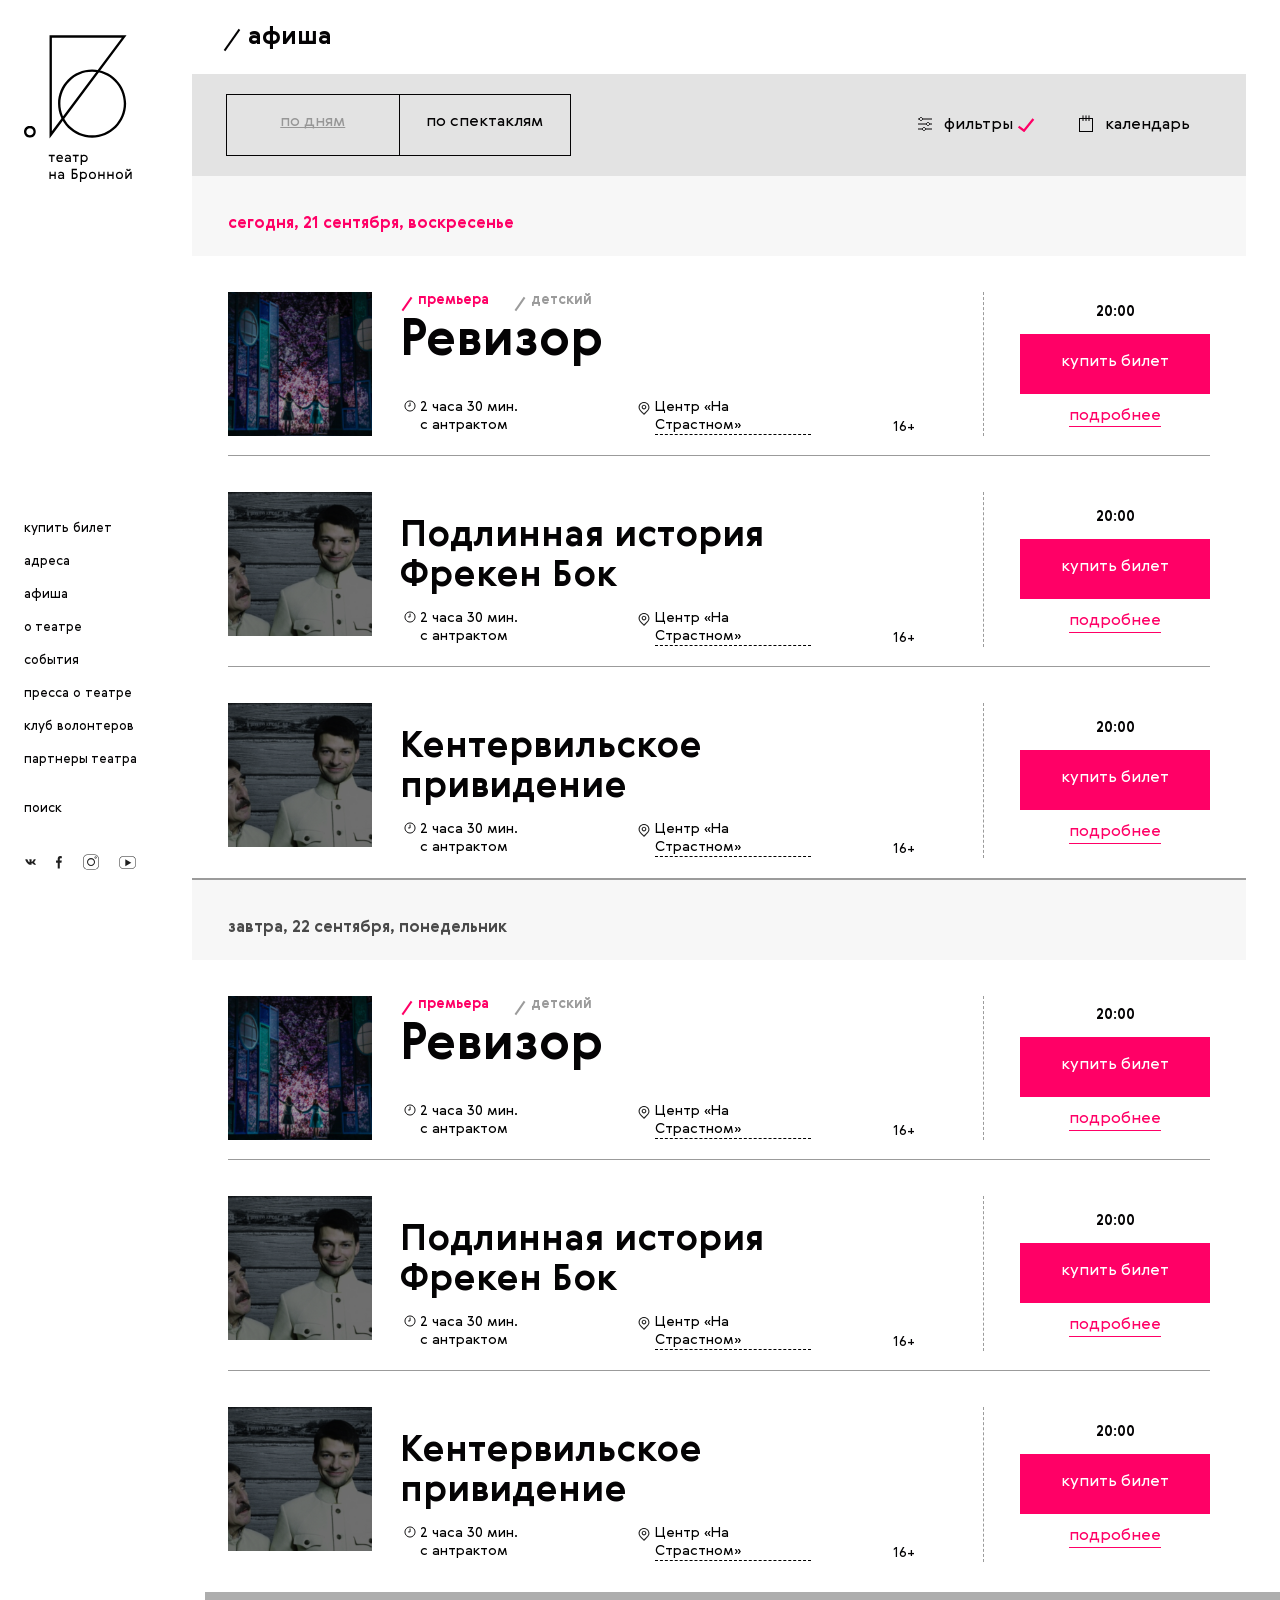
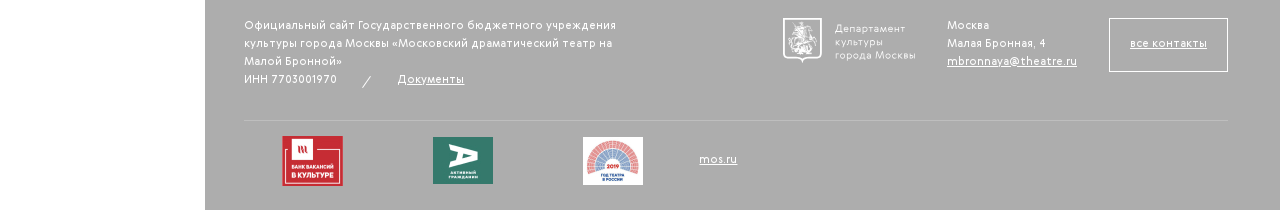
<file: afisha.html>
<html lang="en"><head><meta charset="UTF-8" /><meta name="viewport" content="width=device-width, initial-scale=1.0" /><title>Театр на Малой Бронной</title><meta name="description" /><meta name="keywords" /><meta http-equiv="X-UA-Compatible" content="ie=edge" /><meta name="format-detection" content="telephone=no" /><meta name="HandheldFriendly" content="true" /><link rel="stylesheet" href="style.css" /></head><body class="wide-page"><header class="header"><a href="/" class="logo"><picture class="logo_image"><source srcset="src/img/logo-mobile.svg" media="(max-width: 767px)"></source><img src="src/img/logo.svg" /></picture><img src="src/img/logo-mobile-small.svg" class="logo_image__mobile-fixed" /></a><nav class="menu"><div class="menu-toggle"></div><div class="menu_content"><button class="menu_search-icon"></button><img src="src/img/logo-mobile-menu.svg" class="menu_logo" /><div class="search"><div id="search-close" class="search_close"></div><div class="search_fade"></div><div class="search_content"><input type="search" placeholder="поиск" required="true" class="search_input" /><div class="search_results"><a href="spectacle.html" class="search_result">макбет</a><a href="spectacle.html" class="search_result">леди макбет</a><a href="spectacle.html" class="search_result">макбет трагедия</a></div></div></div><a href="/" class="menu_link menu_link__mobile"><span class="menu_link-text">купить билет</span></a><a href="/" class="menu_link menu_link__mobile"><span class="menu_link-text">адреса</span></a><a href="/afisha.html" class="menu_link active"><span class="menu_link-text">афиша</span></a><a href="/about.html" class="menu_link"><span class="menu_link-text">о театре</span></a><a href="/events.html" class="menu_link"><span class="menu_link-text">события</span></a><a href="/press.html" class="menu_link"><span class="menu_link-text">пресса о&nbsp;театре</span></a><a href="/volunteers.html" class="menu_link"><span class="menu_link-text">клуб волонтеров</span></a><a href="/partners.html" class="menu_link"><span class="menu_link-text">партнеры театра</span></a><a href="/search.html" class="menu_link menu_link__indent"><span class="menu_link-text">поиск</span></a><div class="menu_social"><div class="social social__header"><div class="social_links"><a href="#" class="social_link social_link__vk"></a><a href="#" class="social_link social_link__fb"></a><a href="#" class="social_link social_link__insta"></a><a href="#" class="social_link social_link__youtube"></a></div></div></div></div></nav></header><main class="content"><span class="content_title">афиша</span><div class="filters"><div class="filters_mode"><div class="switcher"><button data-tab-link="1" disabled="true" class="switcher_button active">по дням</button><button data-tab-link="2" class="switcher_button">по спектаклям</button></div></div><div class="filters_controls"><button class="filters_control filters_control__mobile"><img src="src/img/search.svg" class="filters_control-icon" /><span class="filters_control-text">поиск</span></button><button id="filters-toggle" data-id="filters" class="filters_control filters_control__active"><img src="src/img/filters.svg" class="filters_control-icon" /><span class="filters_control-text">фильтры</span></button><button id="calendar-toggle" data-id="calendar" class="filters_control"><img src="src/img/calendar.svg" class="filters_control-icon" /><span class="filters_control-text">календарь</span></button></div></div><div class="tabs"><div data-tab="2" class="tabs_content tabs_content__indent"><div class="spectacles"><div class="spectacle spectacle__alternate"><div class="spectacle_top-wrapper"><a href="spectacle.html" class="spectacle_image-wrapper"><div class="spectacle_tags"><span class="spectacle_tag spectacle_tag__bright">премьера</span></div><img src="src/img/temp/spectacle-2.jpg" class="spectacle_image" /></a><a href="spectacle.html" class="spectacle_header"><h2 class="spectacle_title"><span class="spectacle_title-text">Ревизор</span></h2><p class="spectacle_description">сцены из романа Льва Толстого «Война и мир»</p></a></div><div class="spectacle_bottom-wrapper"><div class="spectacle_info"><a href="#" class="spectacle_adress">Центр «На Страстном»</a><div class="spectacle_creators"><span class="spectacle_creators-line">Автор: Леонид Зорин</span><span class="spectacle_creators-line">Режиссёр: Сергей Голомазов</span><span class="spectacle_creators-line">В ролях: Юлия Пересильд, Даниил Страхов</span><div class="spectacle_info-rating">16+</div></div></div><div class="spectacle_bottom"><div class="spectacle_bottom-info"><a href="/" class="spectacle_more-info">подробнее</a></div><button class="spectacle_button">купить билет</button></div></div></div><div class="spectacle spectacle__alternate"><div class="spectacle_top-wrapper"><a href="spectacle.html" class="spectacle_image-wrapper"><div class="spectacle_tags"><span class="spectacle_tag">детский</span></div><img src="src/img/temp/spectacle-2.jpg" class="spectacle_image" /></a><a href="spectacle.html" class="spectacle_header"><h2 class="spectacle_title"><span class="spectacle_title-text">Подлинная история Фрекен Бок. Подлинная история Фрекен Бок</span></h2><p class="spectacle_description">Сказка по мотивам повести  Оскара Уайльда</p></a></div><div class="spectacle_bottom-wrapper"><div class="spectacle_info"><a href="#" class="spectacle_adress">Центр «На Страстном»</a><a href="#" class="spectacle_adress">Другая локация</a><div class="spectacle_creators"><span class="spectacle_creators-line">Автор: Леонид Зорин</span><span class="spectacle_creators-line">Режиссёр: Сергей Голомазов</span><span class="spectacle_creators-line">В ролях: Юлия Пересильд, Даниил Страхов</span><div class="spectacle_info-rating">16+</div></div></div><div class="spectacle_bottom"><div class="spectacle_bottom-info"><div><span class="spectacle_bottom-date">сегодня, 23 сентября, 20:00</span><a href="#" class="spectacle_bottom-date-link">другие даты</a></div><a href="/" class="spectacle_more-info">подробнее</a></div><button class="spectacle_button">купить билет</button></div></div></div><div class="spectacle spectacle__alternate"><div class="spectacle_top-wrapper"><a href="spectacle.html" class="spectacle_image-wrapper"><div class="spectacle_tags"><span class="spectacle_tag">детский</span></div><img src="src/img/temp/spectacle-2.jpg" class="spectacle_image" /></a><a href="spectacle.html" class="spectacle_header"><h2 class="spectacle_title"><span class="spectacle_title-text">Макбет</span></h2><p class="spectacle_description">сцены из романа Льва Толстого «Война и мир»</p></a></div><div class="spectacle_bottom-wrapper"><div class="spectacle_info"><a href="#" class="spectacle_adress">Центр «На Страстном»</a><div class="spectacle_creators"><span class="spectacle_creators-line">Автор: Леонид Зорин</span><span class="spectacle_creators-line">Режиссёр: Сергей Голомазов</span><span class="spectacle_creators-line">В ролях: Юлия Пересильд, Даниил Страхов</span><div class="spectacle_info-rating">16+</div></div></div><div class="spectacle_bottom"><div class="spectacle_bottom-info"><a href="/" class="spectacle_more-info">подробнее</a></div><button class="spectacle_button">купить билет</button></div></div></div></div></div><div data-tab="1" class="tabs_content active"><div class="spectacle-date spectacle-date__today"><span>сегодня, 21 сентября<span>воскресенье</span></span></div><div class="spectacles spectacles__line"><div class="spectacle spectacle__line"><a href="spectacle.html" class="spectacle_image-wrapper"><img src="src/img/temp/spectacle-rect-1.jpg" class="spectacle_image" /></a><div class="spectacle_content"><div class="spectacle_content-column"><div class="spectacle_tags"><span class="spectacle_tag spectacle_tag__bright">премьера</span><span class="spectacle_tag">детский</span></div><a href="spectacle.html" class="spectacle_header"><h2 class="spectacle_title"><span class="spectacle_title-text">Ревизор</span></h2></a><div class="spectacle_info"><span class="spectacle_duration">2 часа 30 мин. с&nbsp;антрактом</span><a href="#" class="spectacle_adress">Центр «На Страстном»</a><div class="spectacle_info-rating">16+</div></div></div><div class="spectacle_bottom"><div class="spectacle_bottom-info"><span class="spectacle_bottom-date">20:00</span><a href="/" class="spectacle_more-info">подробнее</a></div><button class="spectacle_button">купить билет</button></div></div></div><div class="spectacle spectacle__line"><a href="spectacle.html" class="spectacle_image-wrapper"><img src="src/img/temp/spectacle-rect-3.jpg" class="spectacle_image" /></a><div class="spectacle_content"><div class="spectacle_content-column"><a href="spectacle.html" class="spectacle_header"><h2 class="spectacle_title"><span class="spectacle_title-text">Подлинная история Фрекен Бок</span></h2></a><div class="spectacle_info"><span class="spectacle_duration">2 часа 30 мин. с&nbsp;антрактом</span><a href="#" class="spectacle_adress">Центр «На Страстном»</a><div class="spectacle_info-rating">16+</div></div></div><div class="spectacle_bottom"><div class="spectacle_bottom-info"><span class="spectacle_bottom-date">20:00</span><a href="/" class="spectacle_more-info">подробнее</a></div><button class="spectacle_button">купить билет</button></div></div></div><div class="spectacle spectacle__line"><a href="spectacle.html" class="spectacle_image-wrapper"><img src="src/img/temp/spectacle-rect-3.jpg" class="spectacle_image" /></a><div class="spectacle_content"><div class="spectacle_content-column"><a href="spectacle.html" class="spectacle_header"><h2 class="spectacle_title"><span class="spectacle_title-text">Кентервильское привидение</span></h2></a><div class="spectacle_info"><span class="spectacle_duration">2 часа 30 мин. с&nbsp;антрактом</span><a href="#" class="spectacle_adress">Центр «На Страстном»</a><div class="spectacle_info-rating">16+</div></div></div><div class="spectacle_bottom"><div class="spectacle_bottom-info"><span class="spectacle_bottom-date">20:00</span><a href="/" class="spectacle_more-info">подробнее</a></div><button class="spectacle_button">купить билет</button></div></div></div></div><div class="spectacle-date"><span>завтра, 22 сентября<span>понедельник</span></span></div><div class="spectacles spectacles__line"><div class="spectacle spectacle__line"><a href="spectacle.html" class="spectacle_image-wrapper"><img src="src/img/temp/spectacle-rect-1.jpg" class="spectacle_image" /></a><div class="spectacle_content"><div class="spectacle_content-column"><div class="spectacle_tags"><span class="spectacle_tag spectacle_tag__bright">премьера</span><span class="spectacle_tag">детский</span></div><a href="spectacle.html" class="spectacle_header"><h2 class="spectacle_title"><span class="spectacle_title-text">Ревизор</span></h2></a><div class="spectacle_info"><span class="spectacle_duration">2 часа 30 мин. с&nbsp;антрактом</span><a href="#" class="spectacle_adress">Центр «На Страстном»</a><div class="spectacle_info-rating">16+</div></div></div><div class="spectacle_bottom"><div class="spectacle_bottom-info"><span class="spectacle_bottom-date">20:00</span><a href="/" class="spectacle_more-info">подробнее</a></div><button class="spectacle_button">купить билет</button></div></div></div><div class="spectacle spectacle__line"><a href="spectacle.html" class="spectacle_image-wrapper"><img src="src/img/temp/spectacle-rect-3.jpg" class="spectacle_image" /></a><div class="spectacle_content"><div class="spectacle_content-column"><a href="spectacle.html" class="spectacle_header"><h2 class="spectacle_title"><span class="spectacle_title-text">Подлинная история Фрекен Бок</span></h2></a><div class="spectacle_info"><span class="spectacle_duration">2 часа 30 мин. с&nbsp;антрактом</span><a href="#" class="spectacle_adress">Центр «На Страстном»</a><div class="spectacle_info-rating">16+</div></div></div><div class="spectacle_bottom"><div class="spectacle_bottom-info"><span class="spectacle_bottom-date">20:00</span><a href="/" class="spectacle_more-info">подробнее</a></div><button class="spectacle_button">купить билет</button></div></div></div><div class="spectacle spectacle__line"><a href="spectacle.html" class="spectacle_image-wrapper"><img src="src/img/temp/spectacle-rect-3.jpg" class="spectacle_image" /></a><div class="spectacle_content"><div class="spectacle_content-column"><a href="spectacle.html" class="spectacle_header"><h2 class="spectacle_title"><span class="spectacle_title-text">Кентервильское привидение</span></h2></a><div class="spectacle_info"><span class="spectacle_duration">2 часа 30 мин. с&nbsp;антрактом</span><a href="#" class="spectacle_adress">Центр «На Страстном»</a><div class="spectacle_info-rating">16+</div></div></div><div class="spectacle_bottom"><div class="spectacle_bottom-info"><span class="spectacle_bottom-date">20:00</span><a href="/" class="spectacle_more-info">подробнее</a></div><button class="spectacle_button">купить билет</button></div></div></div></div></div></div></main><footer class="footer"><div class="footer_mobile"><div class="social"><span class="social_title">следите за нами в соцсетях</span><div class="social_links"><a href="#" class="social_link social_link__vk"></a><a href="#" class="social_link social_link__fb"></a><a href="#" class="social_link social_link__insta"></a><a href="#" class="social_link social_link__youtube"></a></div></div><div class="footer_menu"><a href="afisha.html" class="footer_menu-link">афиша</a><a href="/about.html" class="footer_menu-link">адреса</a><a href="#" class="footer_menu-link">купить билет</a><a href="#" class="footer_menu-link">схема зала</a><span class="footer_menu-link footer_menu-link__disabled">фотобанк</span><a href="volunteers.html" class="footer_menu-link">клуб волонтеров</a><a href="/partners.html" class="footer_menu-link">партнеры театра</a><a href="#" class="footer_menu-link">контакты</a></div></div><div class="footer_content"><div class="footer_columns"><div class="footer_column footer_column__flex"><img src="src/img/dkm.svg" class="footer_logo" /><div class="footer_contacts"><div class="footer_adress"><span>Москва</span><span>Малая Бронная, 4</span><a href="mailto:mbronnaya@theatre.ru">mbronnaya@theatre.ru</a></div><a class="footer_contacts-button">все контакты</a></div></div><div class="footer_column"><p class="footer_description">Официальный сайт Государственного бюджетного учреждения культуры города Москвы  «Московский драматический театр на Малой Бронной»</p><div class="footer_documents"><span class="footer_inn">ИНН 7703001970</span><a href="#" class="footer_documents-link">Документы</a></div></div></div><div class="footer_bottom"><img src="src/img/bank-of-vacancies.jpg" class="footer_bottom-image" /><img src="src/img/active-citizen.jpg" class="footer_bottom-image" /><img src="src/img/year-of-theatre.jpg" class="footer_bottom-image" /><a href="#" class="footer_outer-link">mos.ru</a></div></div></footer><aside class="sidebar"><div class="sidebar_fade"></div><div class="sidebar_content"><button class="sidebar_close"></button><div id="filters" class="sidebar-filters"><div class="sidebar-filters_content"><div class="sidebar-filters_section"><div class="sidebar-filters_section-title">возрастной рейтинг</div><div class="sidebar-filters_section-options"><input type="checkbox" id="age-0" checked="true" /><label for="age-0" class="sidebar-filters_label">0+</label><input type="checkbox" id="age-6" checked="true" /><label for="age-6" class="sidebar-filters_label">6+</label><input type="checkbox" id="age-12" checked="true" /><label for="age-12" class="sidebar-filters_label">12+</label><input type="checkbox" id="age-16" checked="true" /><label for="age-16" class="sidebar-filters_label">16+</label><input type="checkbox" id="age-18" checked="true" /><label for="age-18" class="sidebar-filters_label">18+</label></div></div><div class="sidebar-filters_section"><div class="sidebar-filters_section-title">площадки</div><div class="sidebar-filters_section-options sidebar-filters_section-options__wrap"><input type="checkbox" id="place-1" checked="true" /><label for="place-1" class="sidebar-filters_label">Основная сцена</label><input type="checkbox" id="place-2" checked="true" /><label for="place-2" class="sidebar-filters_label">ТЦ «На Страстном»</label><input type="checkbox" id="place-3" checked="true" /><label for="place-3" class="sidebar-filters_label">Малая сцена</label><input type="checkbox" id="place-4" checked="true" /><label for="place-4" class="sidebar-filters_label">ТКЗ «Дворец на Яузе»</label></div></div><div class="sidebar-filters_section sidebar-filters_section__small-indent"><div class="sidebar-filters_section-title">спектакли</div><div class="sidebar-filters_section-options sidebar-filters_section-options__wrap"><input type="checkbox" id="premiers" /><label for="premiers" class="sidebar-filters_label">только премьеры</label><input type="checkbox" id="stock" /><label for="stock" class="sidebar-filters_label">билеты в продаже</label></div></div><div class="sidebar-filters_section"><input type="checkbox" id="archive" /><label for="archive">показывать архивные</label></div></div><div class="sidebar-filters_footer"><div class="sidebar-filters_section"><button class="sidebar-filters_button">показать (30)</button></div></div></div><div id="calendar" class="sidebar-filters"><div class="sidebar-filters_section"><input type="text" id="datapicker" class="sidebar-filters_date-input" /></div><div class="sidebar-filters_footer"><div class="sidebar-filters_section"><button disabled="true" class="sidebar-filters_button">показать (30)</button></div></div></div></div></aside><script src="//s7.addthis.com/js/300/addthis_widget.js#pubid=ra-5642faf671d1921e" async="async"></script><script src="src/js/tiny-slider.min.js"></script><script src="src/js/datapicker.js"></script><script src="src/js/main.js"></script><script src="src/js/afisha.js"></script></body></html>
</file>
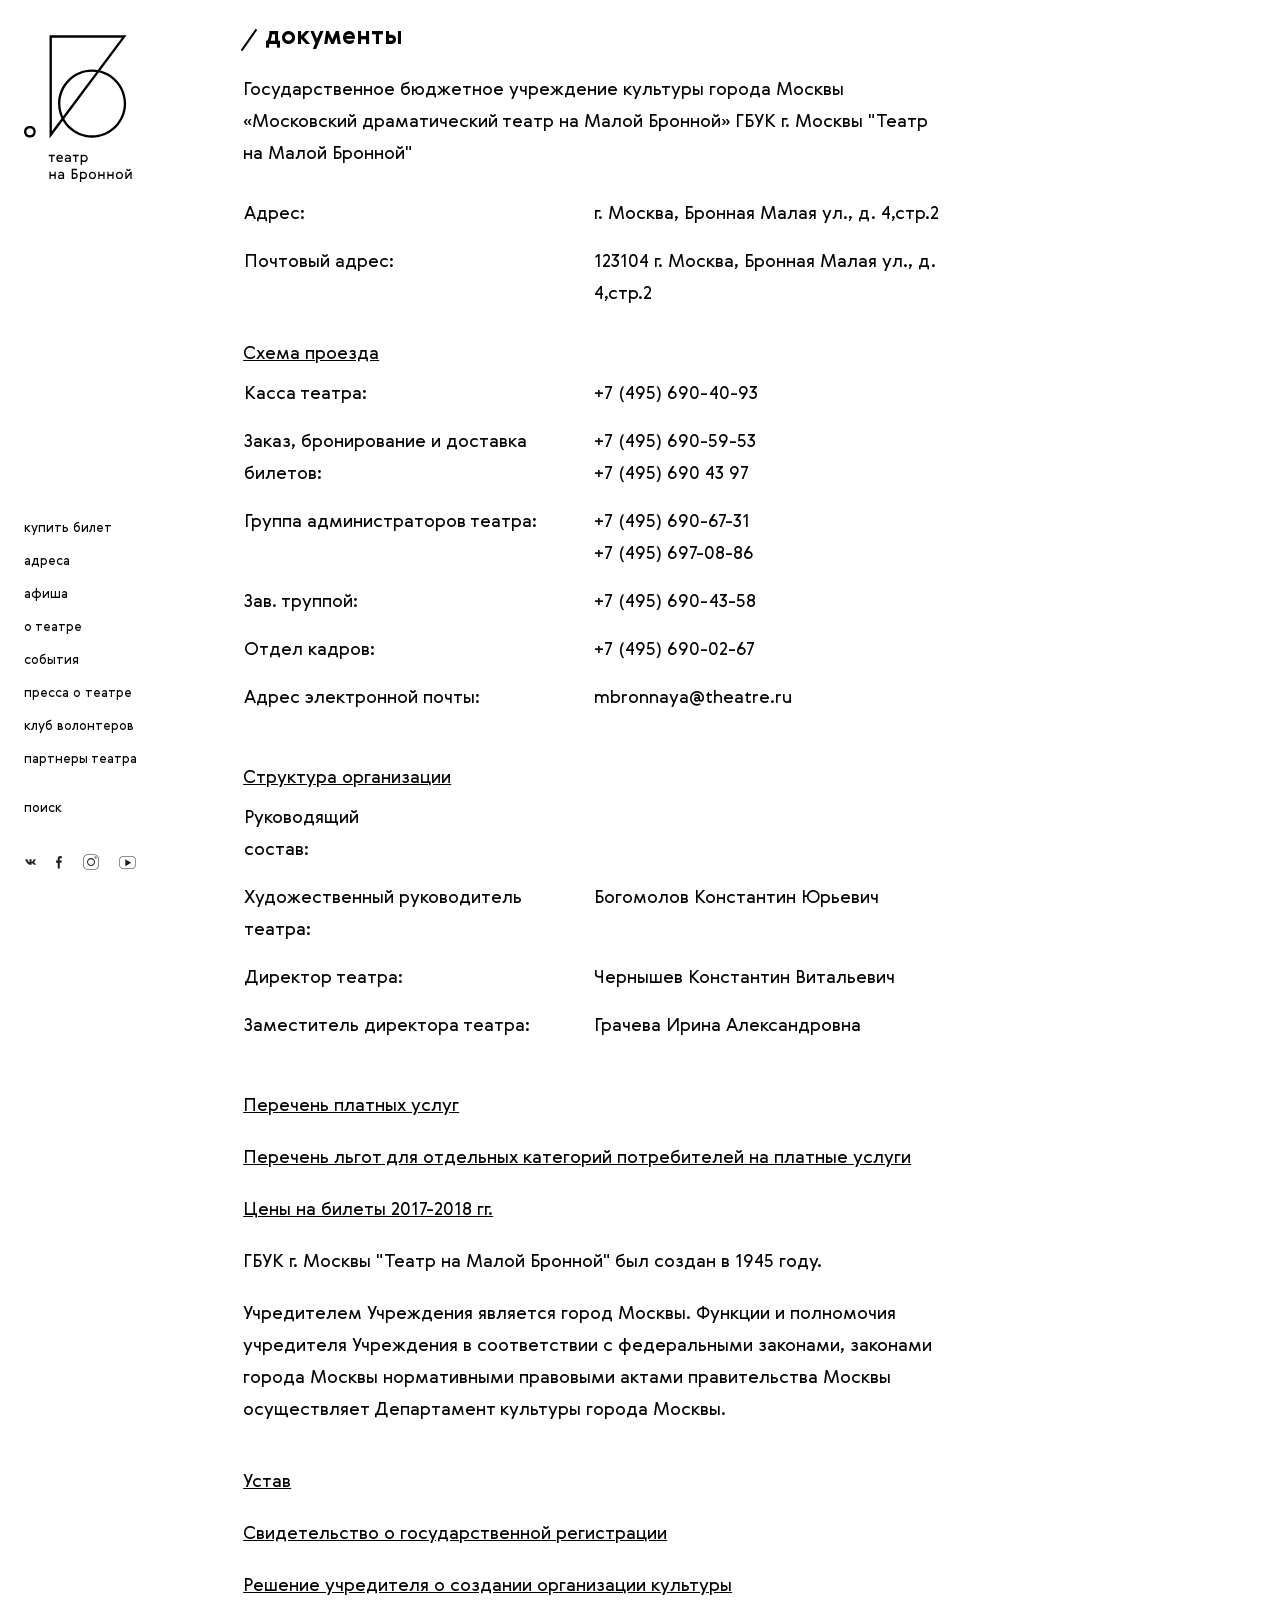
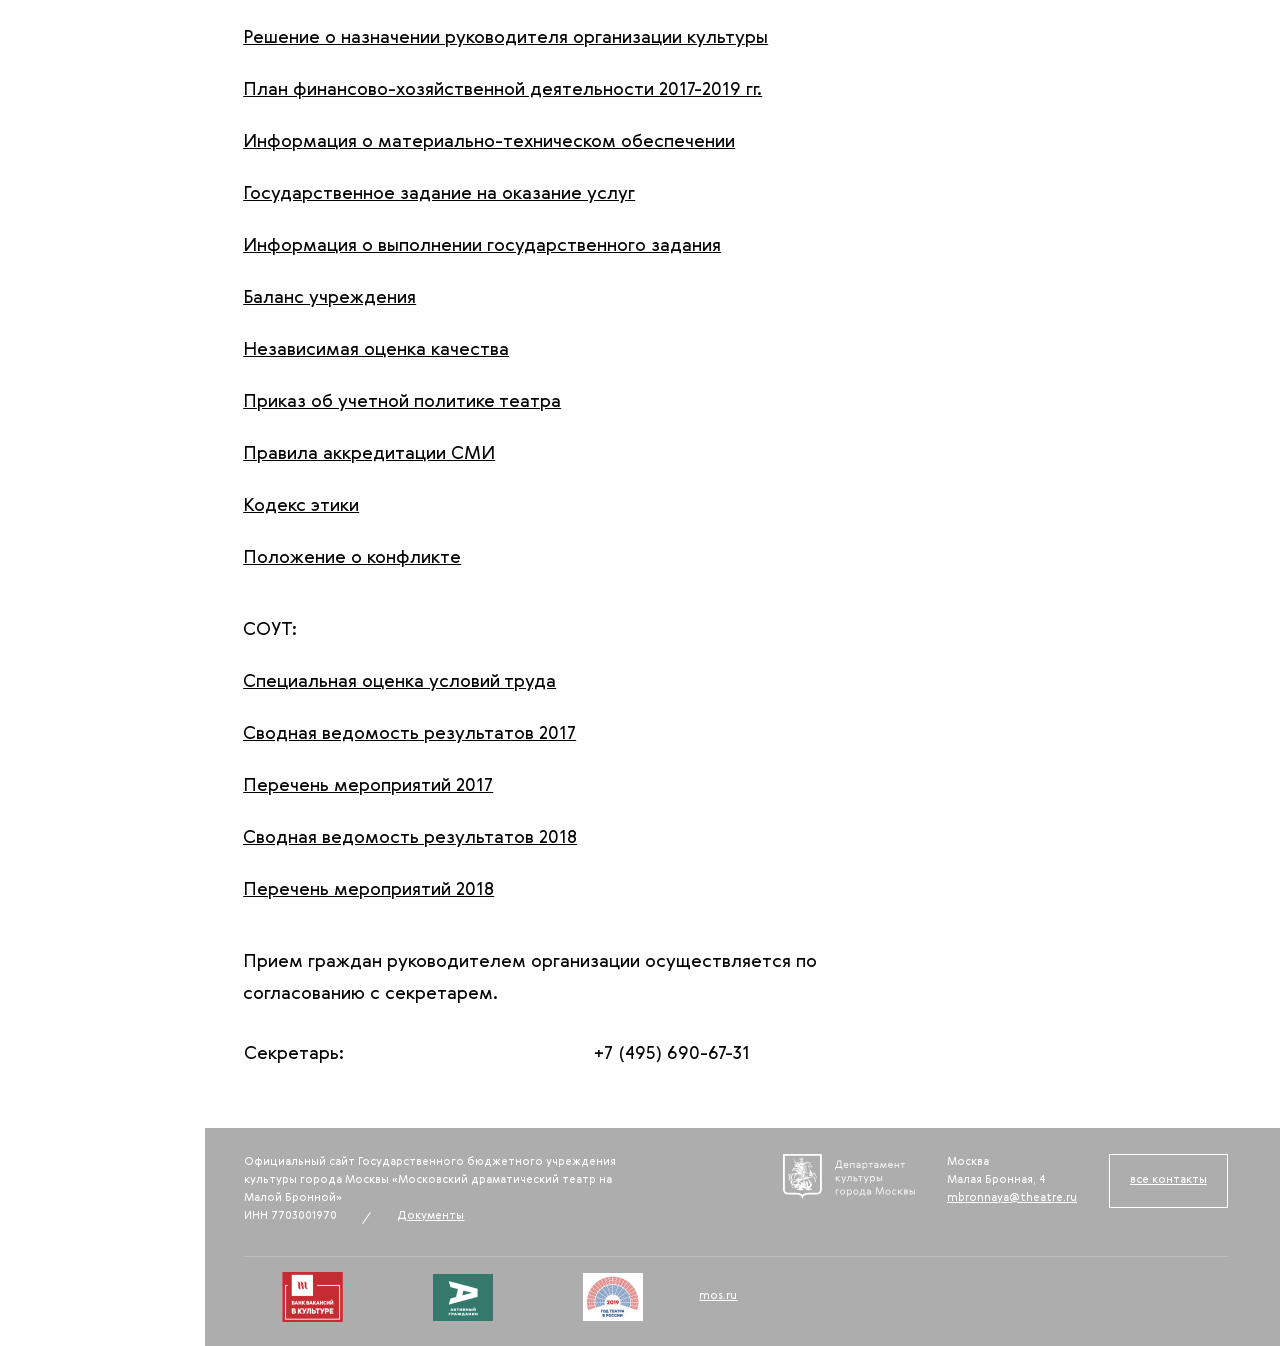
<file: documents.html>
<html lang="en"><head><meta charset="UTF-8" /><meta name="viewport" content="width=device-width, initial-scale=1.0" /><title>Театр на Малой Бронной</title><meta name="description" /><meta name="keywords" /><meta http-equiv="X-UA-Compatible" content="ie=edge" /><meta name="format-detection" content="telephone=no" /><meta name="HandheldFriendly" content="true" /><link rel="stylesheet" href="style.css" /></head><body><header class="header"><a href="/" class="logo"><picture class="logo_image"><source srcset="src/img/logo-mobile.svg" media="(max-width: 767px)"></source><img src="src/img/logo.svg" /></picture><img src="src/img/logo-mobile-small.svg" class="logo_image__mobile-fixed" /></a><nav class="menu"><div class="menu-toggle"></div><div class="menu_content"><button class="menu_search-icon"></button><img src="src/img/logo-mobile-menu.svg" class="menu_logo" /><div class="search"><div id="search-close" class="search_close"></div><div class="search_fade"></div><div class="search_content"><input type="search" placeholder="поиск" required="true" class="search_input" /><div class="search_results"><a href="spectacle.html" class="search_result">макбет</a><a href="spectacle.html" class="search_result">леди макбет</a><a href="spectacle.html" class="search_result">макбет трагедия</a></div></div></div><a href="/" class="menu_link menu_link__mobile"><span class="menu_link-text">купить билет</span></a><a href="/" class="menu_link menu_link__mobile"><span class="menu_link-text">адреса</span></a><a href="/afisha.html" class="menu_link active"><span class="menu_link-text">афиша</span></a><a href="/about.html" class="menu_link"><span class="menu_link-text">о театре</span></a><a href="/events.html" class="menu_link"><span class="menu_link-text">события</span></a><a href="/press.html" class="menu_link"><span class="menu_link-text">пресса о&nbsp;театре</span></a><a href="/volunteers.html" class="menu_link"><span class="menu_link-text">клуб волонтеров</span></a><a href="/partners.html" class="menu_link"><span class="menu_link-text">партнеры театра</span></a><a href="/search.html" class="menu_link menu_link__indent"><span class="menu_link-text">поиск</span></a><div class="menu_social"><div class="social social__header"><div class="social_links"><a href="#" class="social_link social_link__vk"></a><a href="#" class="social_link social_link__fb"></a><a href="#" class="social_link social_link__insta"></a><a href="#" class="social_link social_link__youtube"></a></div></div></div></div></nav></header><main class="content"><span class="content_title">документы</span><article class="documents"><div class="documents_content"><div class="documents_section"><p>Государственное бюджетное учреждение культуры города Москвы «Московский драматический театр на Малой Бронной» ГБУК г. Москвы "Театр на Малой Бронной"</p><table><tbody><tr><td>Адрес:</td><td>г. Москва, Бронная Малая ул., д. 4,стр.2</td></tr><tr><td>Почтовый адрес:</td><td>123104 г. Москва, Бронная Малая ул., д. 4,стр.2</td></tr></tbody></table><a href="#">Схема проезда</a><table><tbody><tr><td>Касса театра:</td><td><a href="tel:+7 (495) 690-40-93">+7 (495) 690-40-93</a></td></tr><tr><td>Заказ, бронирование и доставка билетов:</td><td><div><a href="tel:+7 (495) 690-40-93">+7 (495) 690-59-53</a></div><div><a href="tel:+7 (495) 690-40-93">+7 (495) 690 43 97</a></div></td></tr><tr><td>Группа администраторов театра:</td><td><div><a href="tel:+7 (495) 690-40-93">+7 (495) 690-67-31</a></div><div><a href="tel:+7 (495) 690-40-93">+7 (495) 697-08-86</a></div></td></tr><tr><td>Зав. труппой:</td><td><a href="tel:+7 (495) 690-40-93">+7 (495) 690-43-58</a></td></tr><tr><td>Отдел кадров:</td><td><a href="tel:+7 (495) 690-40-93">+7 (495) 690-02-67</a></td></tr><tr><td>Адрес электронной почты:</td><td><a href="mailto:mbronnaya@theatre.ru">mbronnaya@theatre.ru</a></td></tr></tbody></table></div><div class="documents_section"><a href="#">Структура организации</a><table><tbody><tr><td rowspan="4">Руководящий состав:</td></tr><tr><td>Художественный руководитель театра:</td><td>Богомолов Константин Юрьевич</td></tr><tr><td>Директор театра:</td><td>Чернышев Константин Витальевич</td></tr><tr><td>Заместитель директора театра:</td><td>Грачева Ирина Александровна</td></tr></tbody></table></div><div class="documents_section"><p><a href="#">Перечень платных услуг</a></p><p><a href="#">Перечень льгот для отдельных категорий потребителей на платные услуги</a></p><p><a href="#">Цены на билеты 2017-2018 гг.</a></p><p>ГБУК г. Москвы "Театр на Малой Бронной" был создан в 1945 году.</p><p>Учредителем Учреждения является город Москвы. Функции и полномочия учредителя Учреждения в соответствии с федеральными законами, законами города Москвы нормативными правовыми актами правительства Москвы осуществляет Департамент культуры города Москвы.</p></div><div class="documents_section"><p><a href="#">Устав</a></p><p><a href="#">Свидетельство о государственной регистрации</a></p><p><a href="#">Решение учредителя о создании организации культуры</a></p><p><a href="#">Решение о назначении руководителя организации культуры</a></p><p><a href="#">План финансово-хозяйственной деятельности 2017-2019 гг.</a></p><p><a href="#">Информация о материально-техническом обеспечении</a></p><p><a href="#">Государственное задание на оказание услуг</a></p><p><a href="#">Информация о выполнении государственного задания</a></p><p><a href="#">Баланс учреждения</a></p><p><a href="#">Независимая оценка качества</a></p><p><a href="#">Приказ об учетной политике театра</a></p><p><a href="#">Правила аккредитации СМИ</a></p><p><a href="#">Кодекс этики</a></p><p><a href="#">Положение о конфликте</a></p></div><div class="documents_section"><p>СОУТ:</p><p><a href="#">Специальная оценка условий труда</a></p><p><a href="#">Сводная ведомость результатов 2017</a></p><p><a href="#">Перечень мероприятий 2017</a></p><p><a href="#">Сводная ведомость результатов 2018</a></p><p><a href="#">Перечень мероприятий 2018</a></p></div><div class="documents_section"><p>Прием граждан руководителем организации осуществляется по согласованию с секретарем.</p><table><tbody><tr><td>Секретарь:</td><td><a href="tel:+7 (495) 690-40-93">+7 (495) 690-67-31</a></td></tr></tbody></table></div></div></article></main><footer class="footer"><div class="footer_mobile"><div class="social"><span class="social_title">следите за нами в соцсетях</span><div class="social_links"><a href="#" class="social_link social_link__vk"></a><a href="#" class="social_link social_link__fb"></a><a href="#" class="social_link social_link__insta"></a><a href="#" class="social_link social_link__youtube"></a></div></div><div class="footer_menu"><a href="afisha.html" class="footer_menu-link">афиша</a><a href="/about.html" class="footer_menu-link">адреса</a><a href="#" class="footer_menu-link">купить билет</a><a href="#" class="footer_menu-link">схема зала</a><span class="footer_menu-link footer_menu-link__disabled">фотобанк</span><a href="volunteers.html" class="footer_menu-link">клуб волонтеров</a><a href="/partners.html" class="footer_menu-link">партнеры театра</a><a href="#" class="footer_menu-link">контакты</a></div></div><div class="footer_content"><div class="footer_columns"><div class="footer_column footer_column__flex"><img src="src/img/dkm.svg" class="footer_logo" /><div class="footer_contacts"><div class="footer_adress"><span>Москва</span><span>Малая Бронная, 4</span><a href="mailto:mbronnaya@theatre.ru">mbronnaya@theatre.ru</a></div><a class="footer_contacts-button">все контакты</a></div></div><div class="footer_column"><p class="footer_description">Официальный сайт Государственного бюджетного учреждения культуры города Москвы  «Московский драматический театр на Малой Бронной»</p><div class="footer_documents"><span class="footer_inn">ИНН 7703001970</span><a href="#" class="footer_documents-link">Документы</a></div></div></div><div class="footer_bottom"><img src="src/img/bank-of-vacancies.jpg" class="footer_bottom-image" /><img src="src/img/active-citizen.jpg" class="footer_bottom-image" /><img src="src/img/year-of-theatre.jpg" class="footer_bottom-image" /><a href="#" class="footer_outer-link">mos.ru</a></div></div></footer><script src="//s7.addthis.com/js/300/addthis_widget.js#pubid=ra-5642faf671d1921e" async="async"></script><script src="src/js/tiny-slider.min.js"></script><script src="src/js/main.js"></script><script src="src/js/about.js"></script></body></html>
</file>
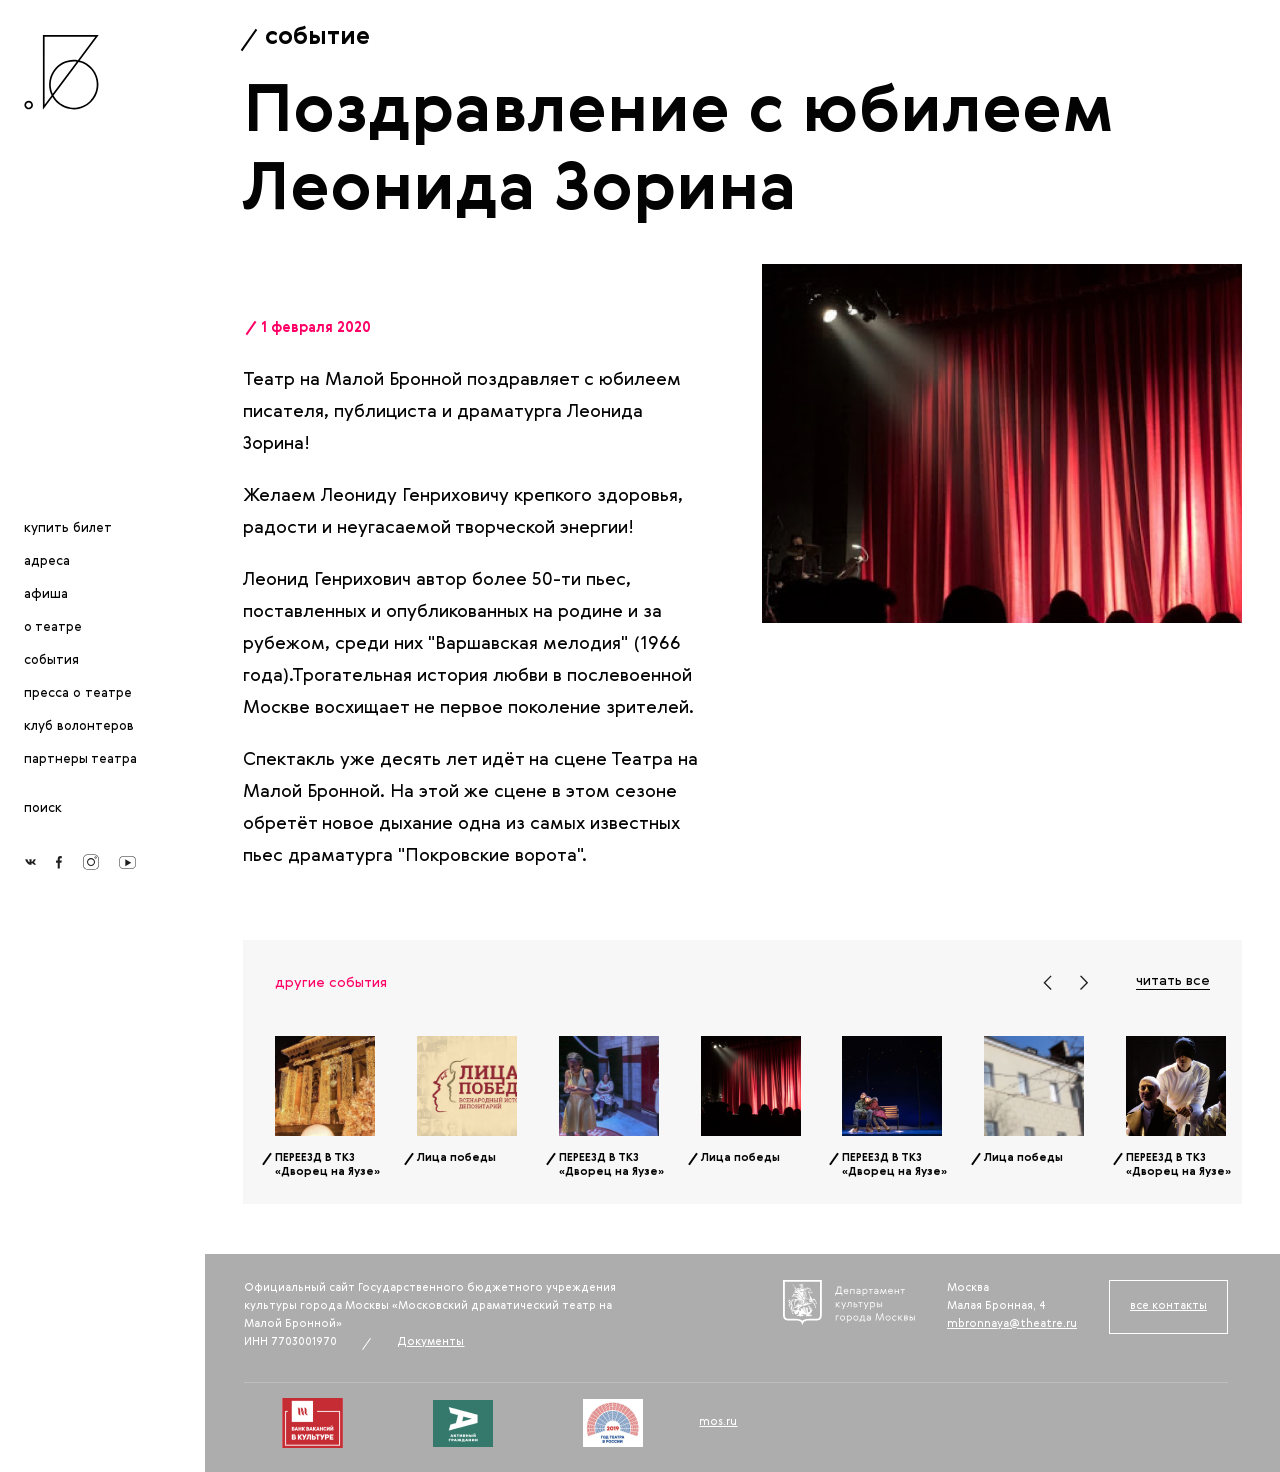
<file: event copy.html>
<html lang="en"><head><meta charset="UTF-8" /><meta name="viewport" content="width=device-width, initial-scale=1.0" /><title>Театр на Малой Бронной</title><meta name="description" /><meta name="keywords" /><meta http-equiv="X-UA-Compatible" content="ie=edge" /><meta name="format-detection" content="telephone=no" /><meta name="HandheldFriendly" content="true" /><link rel="stylesheet" href="style.css" /></head><body><header class="header"><a href="/" class="logo"><picture class="logo_image"><source srcset="src/img/logo-mobile.svg" media="(max-width: 767px)"></source><img src="src/img/logo.svg" /></picture><img src="src/img/logo-mobile-small.svg" class="logo_image__mobile-fixed" /></a><nav class="menu"><div class="menu-toggle"></div><div class="menu_content"><button class="menu_search-icon"></button><img src="src/img/logo-mobile-menu.svg" class="menu_logo" /><a href="/" class="menu_link menu_link__mobile"><span class="menu_link-text">купить билет</span></a><a href="/" class="menu_link menu_link__mobile"><span class="menu_link-text">адреса</span></a><a href="/afisha.html" class="menu_link active"><span class="menu_link-text">афиша</span></a><a href="/about.html" class="menu_link"><span class="menu_link-text">о театре</span></a><a href="/events.html" class="menu_link"><span class="menu_link-text">события</span></a><a href="/press.html" class="menu_link"><span class="menu_link-text">пресса о&nbsp;театре</span></a><a href="/volunteers.html" class="menu_link"><span class="menu_link-text">клуб волонтеров</span></a><a href="/partners.html" class="menu_link"><span class="menu_link-text">партнеры театра</span></a><a href="/search.html" class="menu_link menu_link__indent"><span class="menu_link-text">поиск</span></a><div class="menu_social"><div class="social social__header"><div class="social_links"><a href="#" class="social_link social_link__vk"></a><a href="#" class="social_link social_link__fb"></a><a href="#" class="social_link social_link__insta"></a><a href="#" class="social_link social_link__youtube"></a></div></div></div></div></nav></header><main class="content"><span class="content_title">событие</span><article class="article"><h1>Поздравление с юбилеем Леонида Зорина</h1><div class="article_columns"><img src="/src/img/temp/event-image.jpg" class="article_image" /><div class="article_content"><span class="article_date">1 февраля 2020</span><p>Театр на Малой Бронной поздравляет с юбилеем писателя, публициста и драматурга Леонида Зорина!</p><p>Желаем Леониду Генриховичу крепкого здоровья, радости и неугасаемой творческой энергии!</p><p>Леонид Генрихович автор более 50-ти пьес, поставленных и опубликованных на родине и за рубежом, среди них "Варшавская мелодия" (1966 года).Трогательная история любви в послевоенной Москве восхищает не первое поколение зрителей.</p><p>Спектакль уже десять лет идёт на сцене Театра на Малой Бронной. На этой же сцене в этом сезоне обретёт новое дыхание одна из самых известных пьес драматурга "Покровские ворота".</p></div></div><div class="widget carousel"><div class="widget_header"><span class="widget_title">другие события</span><div class="widget_controls"><div class="carousel_controls"><button class="carousel_button carousel_button__prev"></button><button class="carousel_button carousel_button__next"></button></div><a href="#" class="widget_link">читать все</a></div></div><div class="carousel_track"><a href="#" class="carousel_item"><div class="carousel_item-image-wrapper"><img src="src/img/temp/news-1.jpg" class="carousel_item-image" /></div><span class="carousel_item-title carousel_item-title__decorated">ПЕРЕЕЗД В ТКЗ «Дворец на Яузе»</span></a><a href="#" class="carousel_item"><div class="carousel_item-image-wrapper"><img src="src/img/temp/news-2.jpg" class="carousel_item-image" /></div><span class="carousel_item-title carousel_item-title__decorated">Лица победы</span></a><a href="#" class="carousel_item"><div class="carousel_item-image-wrapper"><img src="src/img/temp/news-3.jpg" class="carousel_item-image" /></div><span class="carousel_item-title carousel_item-title__decorated">ПЕРЕЕЗД В ТКЗ «Дворец на Яузе»</span></a><a href="#" class="carousel_item"><div class="carousel_item-image-wrapper"><img src="src/img/temp/news-4.jpg" class="carousel_item-image" /></div><span class="carousel_item-title carousel_item-title__decorated">Лица победы</span></a><a href="#" class="carousel_item"><div class="carousel_item-image-wrapper"><img src="src/img/temp/news-5.jpg" class="carousel_item-image" /></div><span class="carousel_item-title carousel_item-title__decorated">ПЕРЕЕЗД В ТКЗ «Дворец на Яузе»</span></a><a href="#" class="carousel_item"><div class="carousel_item-image-wrapper"><img src="src/img/temp/news-6.jpg" class="carousel_item-image" /></div><span class="carousel_item-title carousel_item-title__decorated">Лица победы</span></a><a href="#" class="carousel_item"><div class="carousel_item-image-wrapper"><img src="src/img/temp/news-7.jpg" class="carousel_item-image" /></div><span class="carousel_item-title carousel_item-title__decorated">ПЕРЕЕЗД В ТКЗ «Дворец на Яузе»</span></a><a href="#" class="carousel_item"><div class="carousel_item-image-wrapper"><img src="src/img/temp/news-5.jpg" class="carousel_item-image" /></div><span class="carousel_item-title carousel_item-title__decorated">Лица победы</span></a><a href="#" class="carousel_item"><div class="carousel_item-image-wrapper"><img src="src/img/temp/news-1.jpg" class="carousel_item-image" /></div><span class="carousel_item-title carousel_item-title__decorated">ПЕРЕЕЗД В ТКЗ «Дворец на Яузе»</span></a><a href="#" class="carousel_item"><div class="carousel_item-image-wrapper"><img src="src/img/temp/news-2.jpg" class="carousel_item-image" /></div><span class="carousel_item-title carousel_item-title__decorated">Лица победы</span></a><a href="#" class="carousel_item"><div class="carousel_item-image-wrapper"><img src="src/img/temp/news-3.jpg" class="carousel_item-image" /></div><span class="carousel_item-title carousel_item-title__decorated">ПЕРЕЕЗД В ТКЗ «Дворец на Яузе»</span></a><a href="#" class="carousel_item"><div class="carousel_item-image-wrapper"><img src="src/img/temp/news-4.jpg" class="carousel_item-image" /></div><span class="carousel_item-title carousel_item-title__decorated">Лица победы</span></a><a href="#" class="carousel_item"><div class="carousel_item-image-wrapper"><img src="src/img/temp/news-5.jpg" class="carousel_item-image" /></div><span class="carousel_item-title carousel_item-title__decorated">ПЕРЕЕЗД В ТКЗ «Дворец на Яузе»</span></a><a href="#" class="carousel_item"><div class="carousel_item-image-wrapper"><img src="src/img/temp/news-6.jpg" class="carousel_item-image" /></div><span class="carousel_item-title carousel_item-title__decorated">Лица победы</span></a><a href="#" class="carousel_item"><div class="carousel_item-image-wrapper"><img src="src/img/temp/news-7.jpg" class="carousel_item-image" /></div><span class="carousel_item-title carousel_item-title__decorated">ПЕРЕЕЗД В ТКЗ «Дворец на Яузе»</span></a><a href="#" class="carousel_item"><div class="carousel_item-image-wrapper"><img src="src/img/temp/news-5.jpg" class="carousel_item-image" /></div><span class="carousel_item-title carousel_item-title__decorated">Лица победы</span></a></div></div></article></main><footer class="footer"><div class="footer_mobile"><div class="social"><span class="social_title">следите за нами в соцсетях</span><div class="social_links"><a href="#" class="social_link social_link__vk"></a><a href="#" class="social_link social_link__fb"></a><a href="#" class="social_link social_link__insta"></a><a href="#" class="social_link social_link__youtube"></a></div></div><div class="footer_menu"><a href="afisha.html" class="footer_menu-link">афиша</a><a href="/about.html" class="footer_menu-link">адреса</a><a href="#" class="footer_menu-link">купить билет</a><a href="#" class="footer_menu-link">схема зала</a><a href="#" class="footer_menu-link">фотобанк</a><a href="volunteers.html" class="footer_menu-link">клуб волонтеров</a><a href="/partners.html" class="footer_menu-link">партнеры театра</a><a href="#" class="footer_menu-link">контакты</a></div></div><div class="footer_content"><div class="footer_columns"><div class="footer_column footer_column__flex"><img src="src/img/dkm.svg" class="footer_logo" /><div class="footer_contacts"><div class="footer_adress"><span>Москва</span><span>Малая Бронная, 4</span><a href="mailto:mbronnaya@theatre.ru">mbronnaya@theatre.ru</a></div><a class="footer_contacts-button">все контакты</a></div></div><div class="footer_column"><p class="footer_description">Официальный сайт Государственного бюджетного учреждения культуры города Москвы  «Московский драматический театр на Малой Бронной»</p><div class="footer_documents"><span class="footer_inn">ИНН 7703001970</span><a href="#" class="footer_documents-link">Документы</a></div></div></div><div class="footer_bottom"><img src="src/img/bank-of-vacancies.jpg" class="footer_bottom-image" /><img src="src/img/active-citizen.jpg" class="footer_bottom-image" /><img src="src/img/year-of-theatre.jpg" class="footer_bottom-image" /><a href="#" class="footer_outer-link">mos.ru</a></div></div></footer><script src="//s7.addthis.com/js/300/addthis_widget.js#pubid=ra-5642faf671d1921e" async="async"></script><script src="src/js/tiny-slider.min.js"></script><script src="src/js/main.js"></script><script src="src/js/about.js"></script></body></html>
</file>
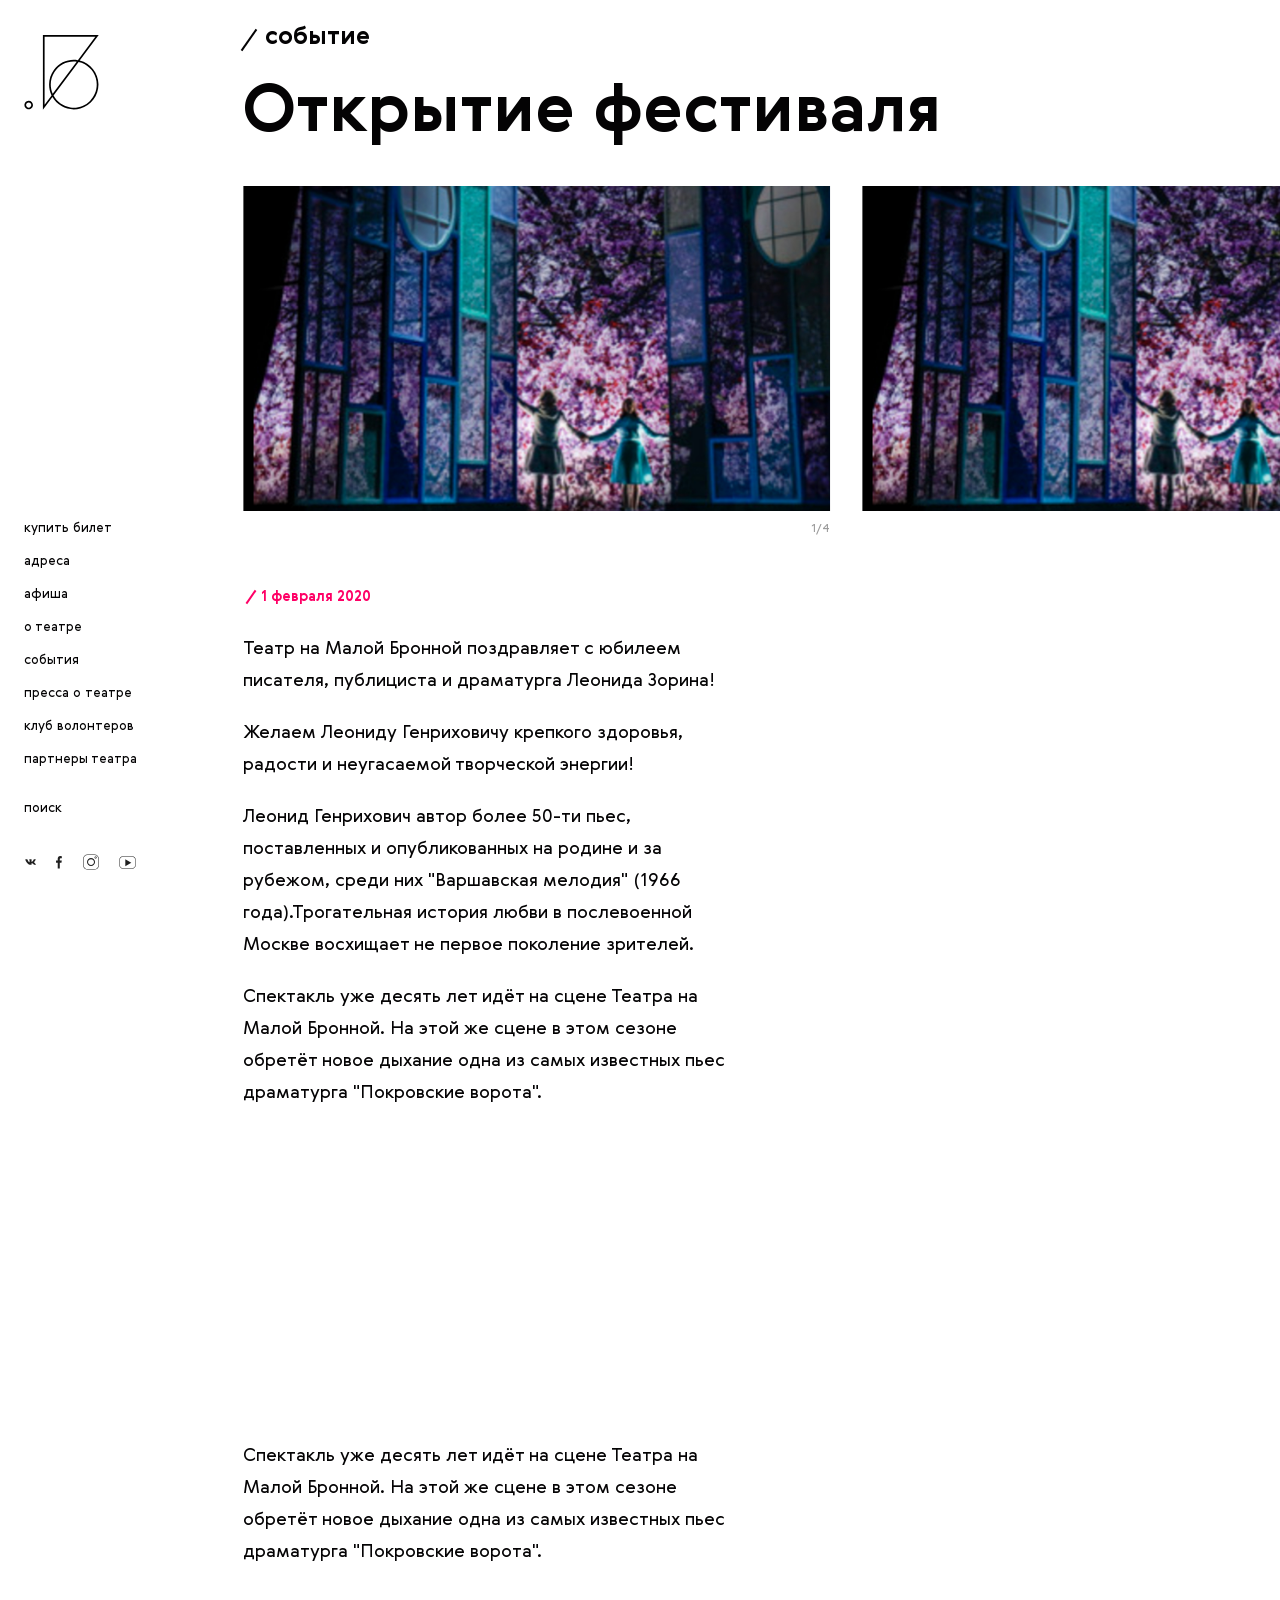
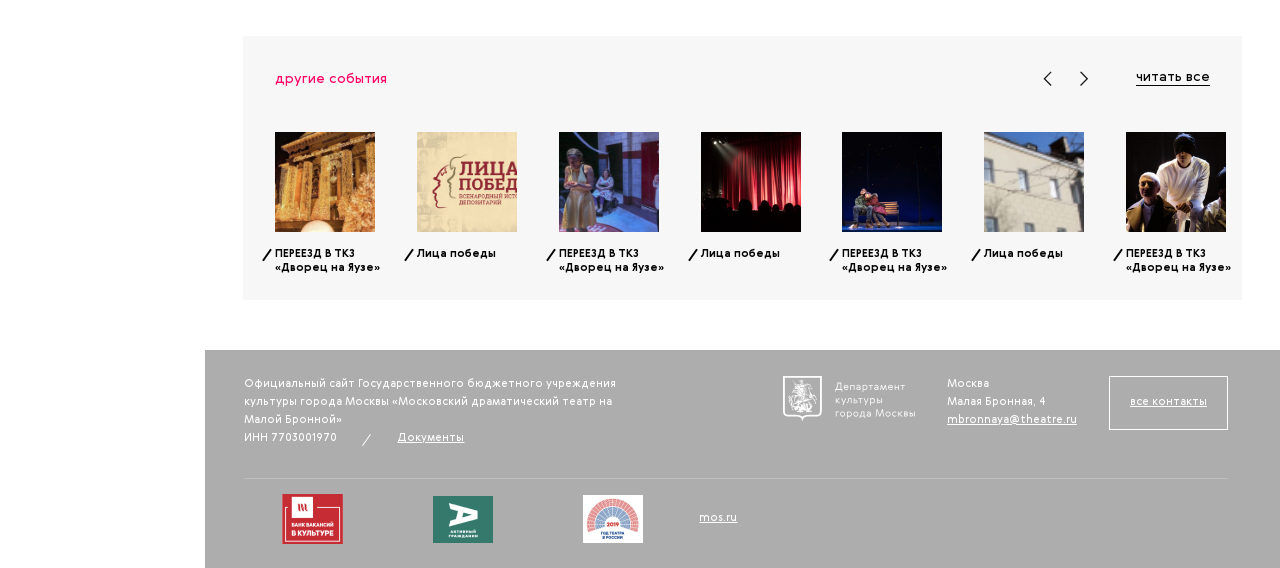
<file: event-big.html>
<html lang="en"><head><meta charset="UTF-8" /><meta name="viewport" content="width=device-width, initial-scale=1.0" /><title>Театр на Малой Бронной</title><meta name="description" /><meta name="keywords" /><meta http-equiv="X-UA-Compatible" content="ie=edge" /><meta name="format-detection" content="telephone=no" /><meta name="HandheldFriendly" content="true" /><link rel="stylesheet" href="style.css" /></head><body><header class="header"><a href="/" class="logo"><picture class="logo_image"><source srcset="src/img/logo-mobile.svg" media="(max-width: 767px)"></source><img src="src/img/logo.svg" /></picture><img src="src/img/logo-mobile-small.svg" class="logo_image__mobile-fixed" /></a><nav class="menu"><div class="menu-toggle"></div><div class="menu_content"><button class="menu_search-icon"></button><img src="src/img/logo-mobile-menu.svg" class="menu_logo" /><div class="search"><div id="search-close" class="search_close"></div><div class="search_fade"></div><div class="search_content"><input type="search" placeholder="поиск" required="true" class="search_input" /><div class="search_results"><a href="spectacle.html" class="search_result">макбет</a><a href="spectacle.html" class="search_result">леди макбет</a><a href="spectacle.html" class="search_result">макбет трагедия</a></div></div></div><a href="/" class="menu_link menu_link__mobile"><span class="menu_link-text">купить билет</span></a><a href="/" class="menu_link menu_link__mobile"><span class="menu_link-text">адреса</span></a><a href="/afisha.html" class="menu_link active"><span class="menu_link-text">афиша</span></a><a href="/about.html" class="menu_link"><span class="menu_link-text">о театре</span></a><a href="/events.html" class="menu_link"><span class="menu_link-text">события</span></a><a href="/press.html" class="menu_link"><span class="menu_link-text">пресса о&nbsp;театре</span></a><a href="/volunteers.html" class="menu_link"><span class="menu_link-text">клуб волонтеров</span></a><a href="/partners.html" class="menu_link"><span class="menu_link-text">партнеры театра</span></a><a href="/search.html" class="menu_link menu_link__indent"><span class="menu_link-text">поиск</span></a><div class="menu_social"><div class="social social__header"><div class="social_links"><a href="#" class="social_link social_link__vk"></a><a href="#" class="social_link social_link__fb"></a><a href="#" class="social_link social_link__insta"></a><a href="#" class="social_link social_link__youtube"></a></div></div></div></div></nav></header><main class="content"><span class="content_title">событие</span><article class="article"><h1>Открытие фестиваля</h1><div class="article_slider-wrapper"><div id="slider" class="slider"><div class="slider_counter"></div><div class="slider_track"><div class="slider_item"><div class="slider_image-wrapper"><div class="slider_image-open"></div><img src="src/img/temp/event-1.jpg" class="slider_image" /></div></div><div class="slider_item"><div class="slider_image-wrapper"><div class="slider_image-open"></div><img src="src/img/temp/event-1.jpg" class="slider_image" /></div></div><div class="slider_item"><div class="slider_image-wrapper"><div class="slider_image-open"></div><img src="src/img/temp/event-1.jpg" class="slider_image" /></div></div><div class="slider_item"><div class="slider_image-wrapper"><div class="slider_image-open"></div><img src="src/img/temp/event-1.jpg" class="slider_image" /></div></div></div></div></div><div class="article_columns article_columns__indent"><div class="article_content"><span class="article_date">1 февраля 2020</span><p>Театр на Малой Бронной поздравляет с юбилеем писателя, публициста и драматурга Леонида Зорина!</p><p>Желаем Леониду Генриховичу крепкого здоровья, радости и неугасаемой творческой энергии!</p><p>Леонид Генрихович автор более 50-ти пьес, поставленных и опубликованных на родине и за рубежом, среди них "Варшавская мелодия" (1966 года).Трогательная история любви в послевоенной Москве восхищает не первое поколение зрителей.</p><p>Спектакль уже десять лет идёт на сцене Театра на Малой Бронной. На этой же сцене в этом сезоне обретёт новое дыхание одна из самых известных пьес драматурга "Покровские ворота".</p><div class="article_iframe-wrapper"><iframe width="560" height="315" src="https://www.youtube.com/embed/wiCDIldnnnA" frameborder="0" allow="accelerometer; autoplay; encrypted-media; gyroscope;"></iframe></div><p>Спектакль уже десять лет идёт на сцене Театра на Малой Бронной. На этой же сцене в этом сезоне обретёт новое дыхание одна из самых известных пьес драматурга "Покровские ворота".</p></div></div><div class="widget carousel"><div class="widget_header"><span class="widget_title">другие события</span><div class="widget_controls"><div class="carousel_controls"><button class="carousel_button carousel_button__prev"></button><button class="carousel_button carousel_button__next"></button></div><a href="#" class="widget_link">читать все</a></div></div><div class="carousel_track"><a href="#" class="carousel_item"><div class="carousel_item-image-wrapper"><img src="src/img/temp/news-1.jpg" class="carousel_item-image" /></div><span class="carousel_item-title carousel_item-title__decorated">ПЕРЕЕЗД В ТКЗ «Дворец на Яузе»</span></a><a href="#" class="carousel_item"><div class="carousel_item-image-wrapper"><img src="src/img/temp/news-2.jpg" class="carousel_item-image" /></div><span class="carousel_item-title carousel_item-title__decorated">Лица победы</span></a><a href="#" class="carousel_item"><div class="carousel_item-image-wrapper"><img src="src/img/temp/news-3.jpg" class="carousel_item-image" /></div><span class="carousel_item-title carousel_item-title__decorated">ПЕРЕЕЗД В ТКЗ «Дворец на Яузе»</span></a><a href="#" class="carousel_item"><div class="carousel_item-image-wrapper"><img src="src/img/temp/news-4.jpg" class="carousel_item-image" /></div><span class="carousel_item-title carousel_item-title__decorated">Лица победы</span></a><a href="#" class="carousel_item"><div class="carousel_item-image-wrapper"><img src="src/img/temp/news-5.jpg" class="carousel_item-image" /></div><span class="carousel_item-title carousel_item-title__decorated">ПЕРЕЕЗД В ТКЗ «Дворец на Яузе»</span></a><a href="#" class="carousel_item"><div class="carousel_item-image-wrapper"><img src="src/img/temp/news-6.jpg" class="carousel_item-image" /></div><span class="carousel_item-title carousel_item-title__decorated">Лица победы</span></a><a href="#" class="carousel_item"><div class="carousel_item-image-wrapper"><img src="src/img/temp/news-7.jpg" class="carousel_item-image" /></div><span class="carousel_item-title carousel_item-title__decorated">ПЕРЕЕЗД В ТКЗ «Дворец на Яузе»</span></a><a href="#" class="carousel_item"><div class="carousel_item-image-wrapper"><img src="src/img/temp/news-5.jpg" class="carousel_item-image" /></div><span class="carousel_item-title carousel_item-title__decorated">Лица победы</span></a><a href="#" class="carousel_item"><div class="carousel_item-image-wrapper"><img src="src/img/temp/news-1.jpg" class="carousel_item-image" /></div><span class="carousel_item-title carousel_item-title__decorated">ПЕРЕЕЗД В ТКЗ «Дворец на Яузе»</span></a><a href="#" class="carousel_item"><div class="carousel_item-image-wrapper"><img src="src/img/temp/news-2.jpg" class="carousel_item-image" /></div><span class="carousel_item-title carousel_item-title__decorated">Лица победы</span></a><a href="#" class="carousel_item"><div class="carousel_item-image-wrapper"><img src="src/img/temp/news-3.jpg" class="carousel_item-image" /></div><span class="carousel_item-title carousel_item-title__decorated">ПЕРЕЕЗД В ТКЗ «Дворец на Яузе»</span></a><a href="#" class="carousel_item"><div class="carousel_item-image-wrapper"><img src="src/img/temp/news-4.jpg" class="carousel_item-image" /></div><span class="carousel_item-title carousel_item-title__decorated">Лица победы</span></a><a href="#" class="carousel_item"><div class="carousel_item-image-wrapper"><img src="src/img/temp/news-5.jpg" class="carousel_item-image" /></div><span class="carousel_item-title carousel_item-title__decorated">ПЕРЕЕЗД В ТКЗ «Дворец на Яузе»</span></a><a href="#" class="carousel_item"><div class="carousel_item-image-wrapper"><img src="src/img/temp/news-6.jpg" class="carousel_item-image" /></div><span class="carousel_item-title carousel_item-title__decorated">Лица победы</span></a><a href="#" class="carousel_item"><div class="carousel_item-image-wrapper"><img src="src/img/temp/news-7.jpg" class="carousel_item-image" /></div><span class="carousel_item-title carousel_item-title__decorated">ПЕРЕЕЗД В ТКЗ «Дворец на Яузе»</span></a><a href="#" class="carousel_item"><div class="carousel_item-image-wrapper"><img src="src/img/temp/news-5.jpg" class="carousel_item-image" /></div><span class="carousel_item-title carousel_item-title__decorated">Лица победы</span></a></div></div></article></main><footer class="footer"><div class="footer_mobile"><div class="social"><span class="social_title">следите за нами в соцсетях</span><div class="social_links"><a href="#" class="social_link social_link__vk"></a><a href="#" class="social_link social_link__fb"></a><a href="#" class="social_link social_link__insta"></a><a href="#" class="social_link social_link__youtube"></a></div></div><div class="footer_menu"><a href="afisha.html" class="footer_menu-link">афиша</a><a href="/about.html" class="footer_menu-link">адреса</a><a href="#" class="footer_menu-link">купить билет</a><a href="#" class="footer_menu-link">схема зала</a><span class="footer_menu-link footer_menu-link__disabled">фотобанк</span><a href="volunteers.html" class="footer_menu-link">клуб волонтеров</a><a href="/partners.html" class="footer_menu-link">партнеры театра</a><a href="#" class="footer_menu-link">контакты</a></div></div><div class="footer_content"><div class="footer_columns"><div class="footer_column footer_column__flex"><img src="src/img/dkm.svg" class="footer_logo" /><div class="footer_contacts"><div class="footer_adress"><span>Москва</span><span>Малая Бронная, 4</span><a href="mailto:mbronnaya@theatre.ru">mbronnaya@theatre.ru</a></div><a class="footer_contacts-button">все контакты</a></div></div><div class="footer_column"><p class="footer_description">Официальный сайт Государственного бюджетного учреждения культуры города Москвы  «Московский драматический театр на Малой Бронной»</p><div class="footer_documents"><span class="footer_inn">ИНН 7703001970</span><a href="#" class="footer_documents-link">Документы</a></div></div></div><div class="footer_bottom"><img src="src/img/bank-of-vacancies.jpg" class="footer_bottom-image" /><img src="src/img/active-citizen.jpg" class="footer_bottom-image" /><img src="src/img/year-of-theatre.jpg" class="footer_bottom-image" /><a href="#" class="footer_outer-link">mos.ru</a></div></div></footer><div class="gallery-popup"><button class="gallery-popup_close"></button><div id="slider-gallery" class="slider slider__gallery"><div class="slider_counter"></div><div class="slider_track"><div class="slider_item"><img src="src/img/temp/event-popup-1.jpg" class="slider_image" /><div class="slider_item-content"><span class="slider_text">В этом же городе живет пожилая сеньора, горячо любящая своего единственного внука. В этом же городе живет пожилая сеньора, горячо любящая своего единственного внука.</span><button class="slider_share-button">поделиться</button></div></div><div class="slider_item"><img src="src/img/temp/event-popup-1.jpg" class="slider_image" /><div class="slider_item-content"><span class="slider_text">В этом же городе живет пожилая сеньора, горячо любящая своего единственного внука.</span><button class="slider_share-button">поделиться</button></div></div><div class="slider_item"><img src="src/img/temp/event-popup-1.jpg" class="slider_image" /><div class="slider_item-content"><span class="slider_text">В этом же городе живет пожилая сеньора, горячо любящая своего единственного внука. В этом же городе живет пожилая сеньора, горячо любящая своего единственного внука.</span><button class="slider_share-button">поделиться</button></div></div><div class="slider_item"><img src="src/img/temp/event-popup-1.jpg" class="slider_image" /><div class="slider_item-content"><span class="slider_text">В этом же городе живет пожилая сеньора, горячо любящая своего единственного внука.</span><button class="slider_share-button">поделиться</button></div></div></div></div></div><script src="//s7.addthis.com/js/300/addthis_widget.js#pubid=ra-5642faf671d1921e" async="async"></script><script src="src/js/tiny-slider.min.js"></script><script src="src/js/main.js"></script><script src="src/js/event.js"></script><script src="src/js/gallery-popup.js"></script></body></html>
</file>
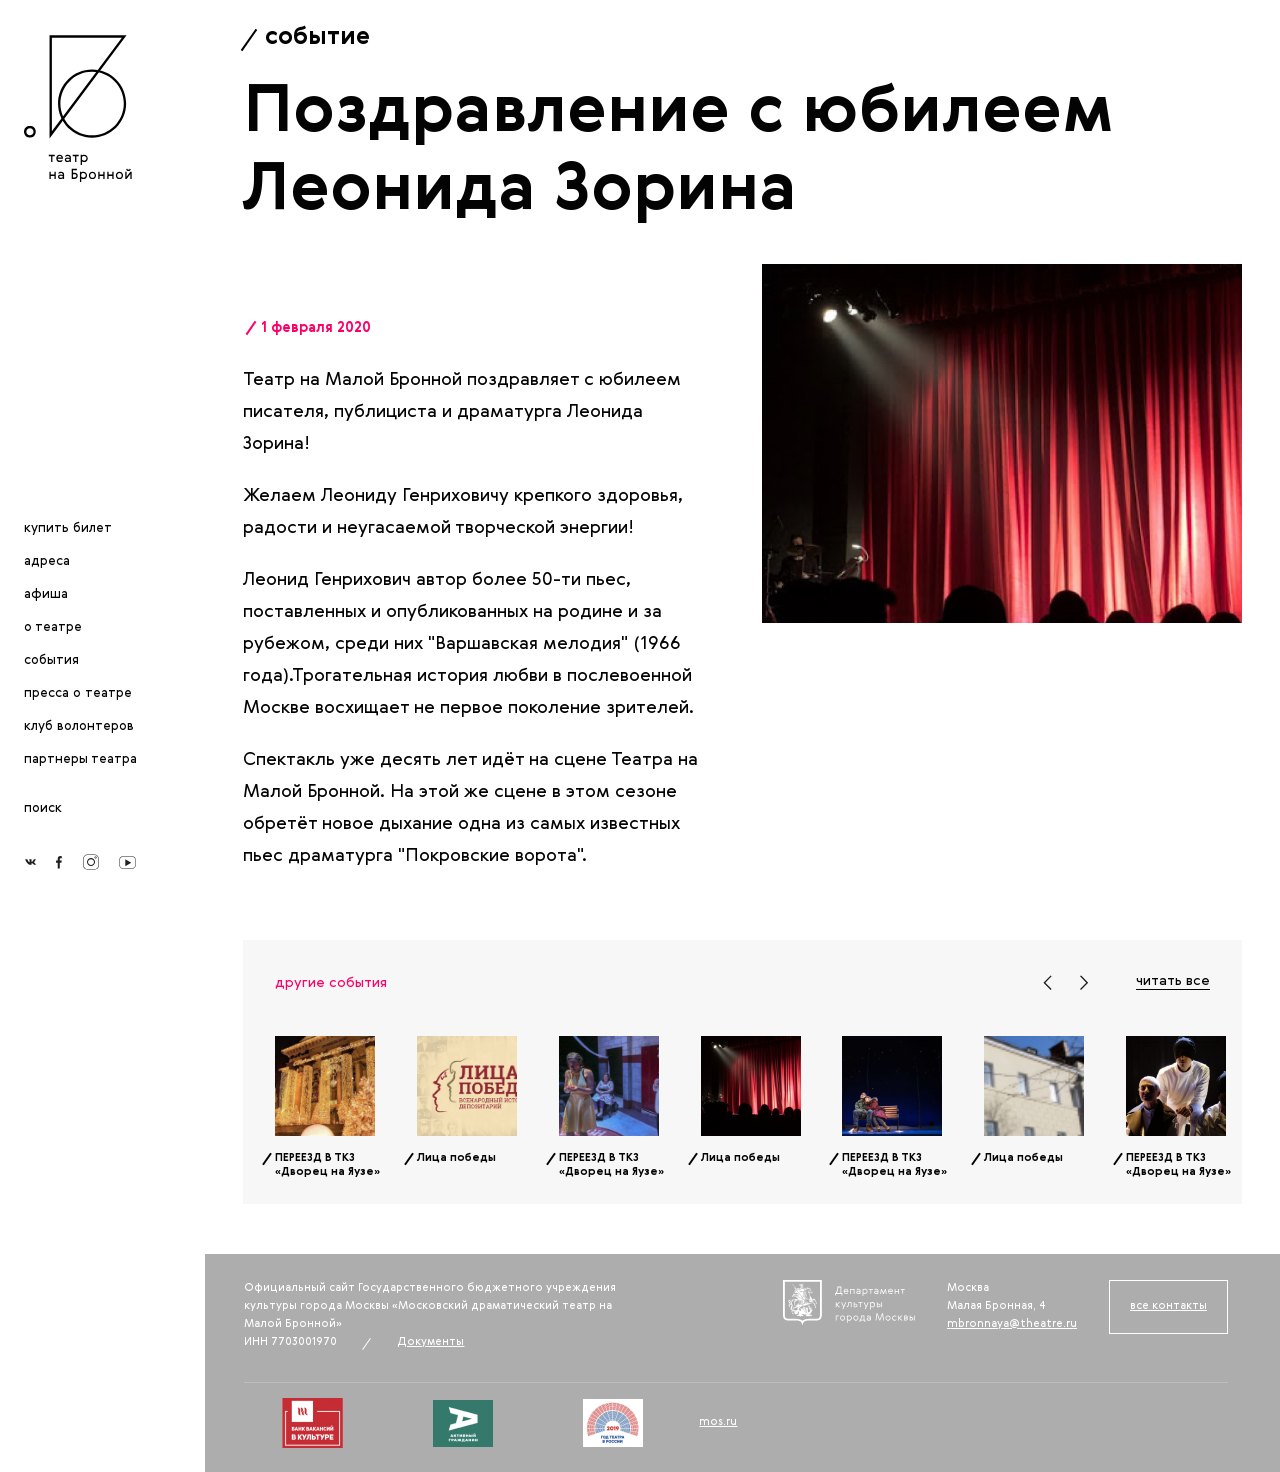
<file: event.html>
<html lang="en"><head><meta charset="UTF-8" /><meta name="viewport" content="width=device-width, initial-scale=1.0" /><title>Театр на Малой Бронной</title><meta name="description" /><meta name="keywords" /><meta http-equiv="X-UA-Compatible" content="ie=edge" /><meta name="format-detection" content="telephone=no" /><meta name="HandheldFriendly" content="true" /><link rel="stylesheet" href="style.css" /></head><body><header class="header"><a href="/" class="logo"><picture class="logo_image"><source srcset="src/img/logo-mobile.svg" media="(max-width: 767px)"></source><img src="src/img/logo.svg" /></picture><img src="src/img/logo-mobile-small.svg" class="logo_image__mobile-fixed" /></a><nav class="menu"><div class="menu-toggle"></div><div class="menu_content"><button class="menu_search-icon"></button><img src="src/img/logo-mobile-menu.svg" class="menu_logo" /><div class="search"><div id="search-close" class="search_close"></div><div class="search_fade"></div><div class="search_content"><input type="search" placeholder="поиск" required="true" class="search_input" /><div class="search_results"><a href="spectacle.html" class="search_result">макбет</a><a href="spectacle.html" class="search_result">леди макбет</a><a href="spectacle.html" class="search_result">макбет трагедия</a></div></div></div><a href="/" class="menu_link menu_link__mobile"><span class="menu_link-text">купить билет</span></a><a href="/" class="menu_link menu_link__mobile"><span class="menu_link-text">адреса</span></a><a href="/afisha.html" class="menu_link active"><span class="menu_link-text">афиша</span></a><a href="/about.html" class="menu_link"><span class="menu_link-text">о театре</span></a><a href="/events.html" class="menu_link"><span class="menu_link-text">события</span></a><a href="/press.html" class="menu_link"><span class="menu_link-text">пресса о&nbsp;театре</span></a><a href="/volunteers.html" class="menu_link"><span class="menu_link-text">клуб волонтеров</span></a><a href="/partners.html" class="menu_link"><span class="menu_link-text">партнеры театра</span></a><a href="/search.html" class="menu_link menu_link__indent"><span class="menu_link-text">поиск</span></a><div class="menu_social"><div class="social social__header"><div class="social_links"><a href="#" class="social_link social_link__vk"></a><a href="#" class="social_link social_link__fb"></a><a href="#" class="social_link social_link__insta"></a><a href="#" class="social_link social_link__youtube"></a></div></div></div></div></nav></header><main class="content"><span class="content_title">событие</span><article class="article"><h1>Поздравление с юбилеем Леонида Зорина</h1><div class="article_columns"><img src="/src/img/temp/event-image.jpg" class="article_image" /><div class="article_content"><span class="article_date">1 февраля 2020</span><p>Театр на Малой Бронной поздравляет с юбилеем писателя, публициста и драматурга Леонида Зорина!</p><p>Желаем Леониду Генриховичу крепкого здоровья, радости и неугасаемой творческой энергии!</p><p>Леонид Генрихович автор более 50-ти пьес, поставленных и опубликованных на родине и за рубежом, среди них "Варшавская мелодия" (1966 года).Трогательная история любви в послевоенной Москве восхищает не первое поколение зрителей.</p><p>Спектакль уже десять лет идёт на сцене Театра на Малой Бронной. На этой же сцене в этом сезоне обретёт новое дыхание одна из самых известных пьес драматурга "Покровские ворота".</p></div></div><div class="widget carousel"><div class="widget_header"><span class="widget_title">другие события</span><div class="widget_controls"><div class="carousel_controls"><button class="carousel_button carousel_button__prev"></button><button class="carousel_button carousel_button__next"></button></div><a href="#" class="widget_link">читать все</a></div></div><div class="carousel_track"><a href="#" class="carousel_item"><div class="carousel_item-image-wrapper"><img src="src/img/temp/news-1.jpg" class="carousel_item-image" /></div><span class="carousel_item-title carousel_item-title__decorated">ПЕРЕЕЗД В ТКЗ «Дворец на Яузе»</span></a><a href="#" class="carousel_item"><div class="carousel_item-image-wrapper"><img src="src/img/temp/news-2.jpg" class="carousel_item-image" /></div><span class="carousel_item-title carousel_item-title__decorated">Лица победы</span></a><a href="#" class="carousel_item"><div class="carousel_item-image-wrapper"><img src="src/img/temp/news-3.jpg" class="carousel_item-image" /></div><span class="carousel_item-title carousel_item-title__decorated">ПЕРЕЕЗД В ТКЗ «Дворец на Яузе»</span></a><a href="#" class="carousel_item"><div class="carousel_item-image-wrapper"><img src="src/img/temp/news-4.jpg" class="carousel_item-image" /></div><span class="carousel_item-title carousel_item-title__decorated">Лица победы</span></a><a href="#" class="carousel_item"><div class="carousel_item-image-wrapper"><img src="src/img/temp/news-5.jpg" class="carousel_item-image" /></div><span class="carousel_item-title carousel_item-title__decorated">ПЕРЕЕЗД В ТКЗ «Дворец на Яузе»</span></a><a href="#" class="carousel_item"><div class="carousel_item-image-wrapper"><img src="src/img/temp/news-6.jpg" class="carousel_item-image" /></div><span class="carousel_item-title carousel_item-title__decorated">Лица победы</span></a><a href="#" class="carousel_item"><div class="carousel_item-image-wrapper"><img src="src/img/temp/news-7.jpg" class="carousel_item-image" /></div><span class="carousel_item-title carousel_item-title__decorated">ПЕРЕЕЗД В ТКЗ «Дворец на Яузе»</span></a><a href="#" class="carousel_item"><div class="carousel_item-image-wrapper"><img src="src/img/temp/news-5.jpg" class="carousel_item-image" /></div><span class="carousel_item-title carousel_item-title__decorated">Лица победы</span></a><a href="#" class="carousel_item"><div class="carousel_item-image-wrapper"><img src="src/img/temp/news-1.jpg" class="carousel_item-image" /></div><span class="carousel_item-title carousel_item-title__decorated">ПЕРЕЕЗД В ТКЗ «Дворец на Яузе»</span></a><a href="#" class="carousel_item"><div class="carousel_item-image-wrapper"><img src="src/img/temp/news-2.jpg" class="carousel_item-image" /></div><span class="carousel_item-title carousel_item-title__decorated">Лица победы</span></a><a href="#" class="carousel_item"><div class="carousel_item-image-wrapper"><img src="src/img/temp/news-3.jpg" class="carousel_item-image" /></div><span class="carousel_item-title carousel_item-title__decorated">ПЕРЕЕЗД В ТКЗ «Дворец на Яузе»</span></a><a href="#" class="carousel_item"><div class="carousel_item-image-wrapper"><img src="src/img/temp/news-4.jpg" class="carousel_item-image" /></div><span class="carousel_item-title carousel_item-title__decorated">Лица победы</span></a><a href="#" class="carousel_item"><div class="carousel_item-image-wrapper"><img src="src/img/temp/news-5.jpg" class="carousel_item-image" /></div><span class="carousel_item-title carousel_item-title__decorated">ПЕРЕЕЗД В ТКЗ «Дворец на Яузе»</span></a><a href="#" class="carousel_item"><div class="carousel_item-image-wrapper"><img src="src/img/temp/news-6.jpg" class="carousel_item-image" /></div><span class="carousel_item-title carousel_item-title__decorated">Лица победы</span></a><a href="#" class="carousel_item"><div class="carousel_item-image-wrapper"><img src="src/img/temp/news-7.jpg" class="carousel_item-image" /></div><span class="carousel_item-title carousel_item-title__decorated">ПЕРЕЕЗД В ТКЗ «Дворец на Яузе»</span></a><a href="#" class="carousel_item"><div class="carousel_item-image-wrapper"><img src="src/img/temp/news-5.jpg" class="carousel_item-image" /></div><span class="carousel_item-title carousel_item-title__decorated">Лица победы</span></a></div></div></article></main><footer class="footer"><div class="footer_mobile"><div class="social"><span class="social_title">следите за нами в соцсетях</span><div class="social_links"><a href="#" class="social_link social_link__vk"></a><a href="#" class="social_link social_link__fb"></a><a href="#" class="social_link social_link__insta"></a><a href="#" class="social_link social_link__youtube"></a></div></div><div class="footer_menu"><a href="afisha.html" class="footer_menu-link">афиша</a><a href="/about.html" class="footer_menu-link">адреса</a><a href="#" class="footer_menu-link">купить билет</a><a href="#" class="footer_menu-link">схема зала</a><span class="footer_menu-link footer_menu-link__disabled">фотобанк</span><a href="volunteers.html" class="footer_menu-link">клуб волонтеров</a><a href="/partners.html" class="footer_menu-link">партнеры театра</a><a href="#" class="footer_menu-link">контакты</a></div></div><div class="footer_content"><div class="footer_columns"><div class="footer_column footer_column__flex"><img src="src/img/dkm.svg" class="footer_logo" /><div class="footer_contacts"><div class="footer_adress"><span>Москва</span><span>Малая Бронная, 4</span><a href="mailto:mbronnaya@theatre.ru">mbronnaya@theatre.ru</a></div><a class="footer_contacts-button">все контакты</a></div></div><div class="footer_column"><p class="footer_description">Официальный сайт Государственного бюджетного учреждения культуры города Москвы  «Московский драматический театр на Малой Бронной»</p><div class="footer_documents"><span class="footer_inn">ИНН 7703001970</span><a href="#" class="footer_documents-link">Документы</a></div></div></div><div class="footer_bottom"><img src="src/img/bank-of-vacancies.jpg" class="footer_bottom-image" /><img src="src/img/active-citizen.jpg" class="footer_bottom-image" /><img src="src/img/year-of-theatre.jpg" class="footer_bottom-image" /><a href="#" class="footer_outer-link">mos.ru</a></div></div></footer><script src="//s7.addthis.com/js/300/addthis_widget.js#pubid=ra-5642faf671d1921e" async="async"></script><script src="src/js/tiny-slider.min.js"></script><script src="src/js/main.js"></script><script src="src/js/about.js"></script></body></html>
</file>
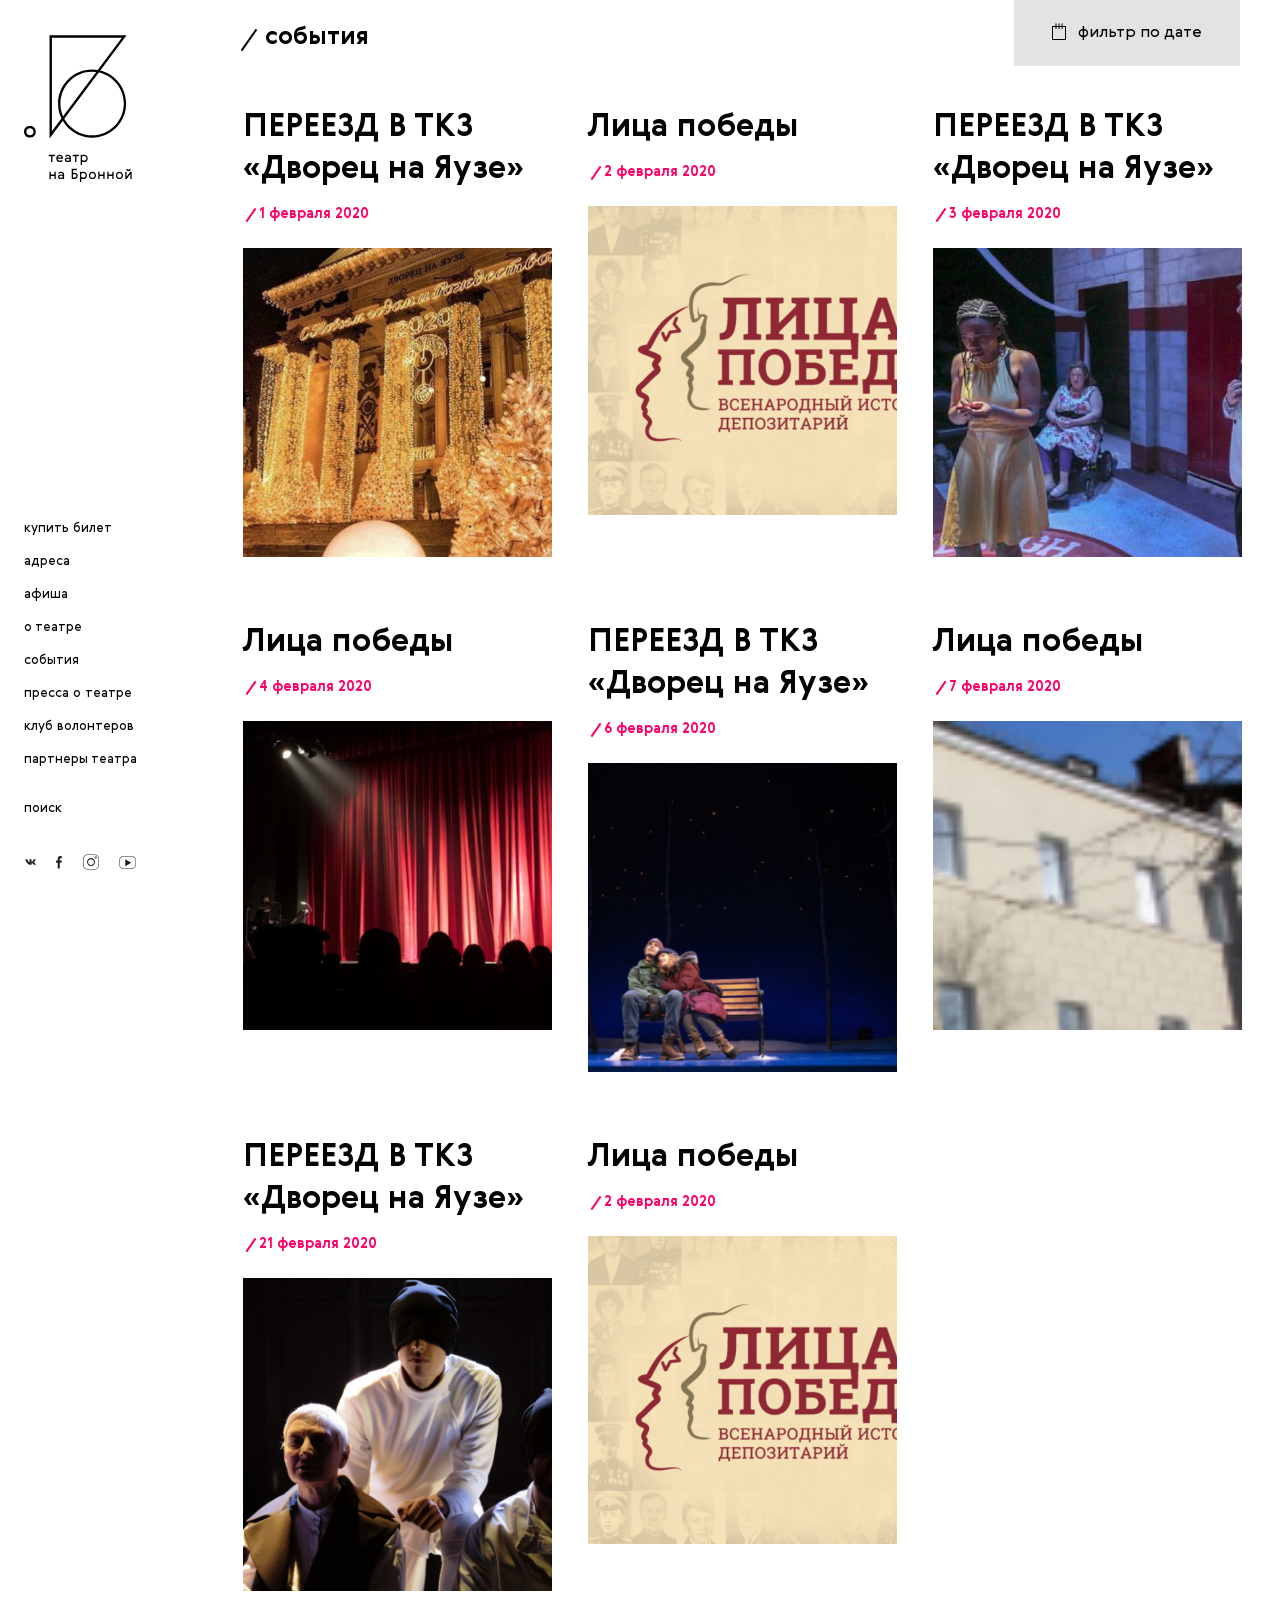
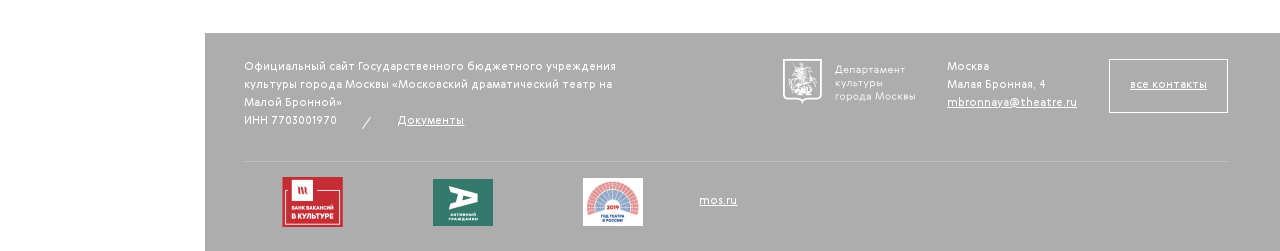
<file: events.html>
<html lang="en"><head><meta charset="UTF-8" /><meta name="viewport" content="width=device-width, initial-scale=1.0" /><title>Театр на Малой Бронной</title><meta name="description" /><meta name="keywords" /><meta http-equiv="X-UA-Compatible" content="ie=edge" /><meta name="format-detection" content="telephone=no" /><meta name="HandheldFriendly" content="true" /><link rel="stylesheet" href="style.css" /></head><body><header class="header"><a href="/" class="logo"><picture class="logo_image"><source srcset="src/img/logo-mobile.svg" media="(max-width: 767px)"></source><img src="src/img/logo.svg" /></picture><img src="src/img/logo-mobile-small.svg" class="logo_image__mobile-fixed" /></a><nav class="menu"><div class="menu-toggle"></div><div class="menu_content"><button class="menu_search-icon"></button><img src="src/img/logo-mobile-menu.svg" class="menu_logo" /><div class="search"><div id="search-close" class="search_close"></div><div class="search_fade"></div><div class="search_content"><input type="search" placeholder="поиск" required="true" class="search_input" /><div class="search_results"><a href="spectacle.html" class="search_result">макбет</a><a href="spectacle.html" class="search_result">леди макбет</a><a href="spectacle.html" class="search_result">макбет трагедия</a></div></div></div><a href="/" class="menu_link menu_link__mobile"><span class="menu_link-text">купить билет</span></a><a href="/" class="menu_link menu_link__mobile"><span class="menu_link-text">адреса</span></a><a href="/afisha.html" class="menu_link active"><span class="menu_link-text">афиша</span></a><a href="/about.html" class="menu_link"><span class="menu_link-text">о театре</span></a><a href="/events.html" class="menu_link"><span class="menu_link-text">события</span></a><a href="/press.html" class="menu_link"><span class="menu_link-text">пресса о&nbsp;театре</span></a><a href="/volunteers.html" class="menu_link"><span class="menu_link-text">клуб волонтеров</span></a><a href="/partners.html" class="menu_link"><span class="menu_link-text">партнеры театра</span></a><a href="/search.html" class="menu_link menu_link__indent"><span class="menu_link-text">поиск</span></a><div class="menu_social"><div class="social social__header"><div class="social_links"><a href="#" class="social_link social_link__vk"></a><a href="#" class="social_link social_link__fb"></a><a href="#" class="social_link social_link__insta"></a><a href="#" class="social_link social_link__youtube"></a></div></div></div></div></nav></header><main class="content"><span class="content_title">события</span><div class="filters filters__fixed"><div class="filters_controls filters_controls__only-child"><button class="filters_control"><img src="src/img/calendar.svg" class="filters_control-icon" /><span class="filters_control-text">фильтр по дате</span></button></div><div class="filters_panel-wrapper"><div class="filters_panel"><div class="filters_panel-column"><select name="month-start"><option>январь</option><option>февраль</option><option>март</option><option>апрель</option><option>май</option><option>июнь</option><option>июль</option><option>август</option><option>сентябрь</option><option>октябрь</option><option>ноябрь</option><option>декабрь</option></select><select>#(name="year-start")<option>2020</option><option>2021</option></select></div><div class="filters_panel-divider">&#47;</div><div class="filters_panel-column"><select name="month-end"><option>январь</option><option>февраль</option><option>март</option><option>апрель</option><option>май</option><option>июнь</option><option>июль</option><option>август</option><option>сентябрь</option><option>октябрь</option><option>ноябрь</option><option>декабрь</option></select><select>#(name="year-end")<option>2020</option><option>2021</option></select></div><div class="filters_panel-column"><button class="filters_button">применить</button></div></div></div></div><div class="events-grid"><a href="event-big.html" class="events-grid_item"><div class="events-grid_item-image-wrapper"><img src="src/img/temp/news-1.jpg" class="events-grid_item-image" /></div><div class="events-grid_item-info"><span class="events-grid_item-title">ПЕРЕЕЗД В ТКЗ «Дворец на Яузе»</span><span class="events-grid_item-date">1 февраля 2020</span></div></a><a href="event-big.html" class="events-grid_item"><div class="events-grid_item-image-wrapper"><img src="src/img/temp/news-2.jpg" class="events-grid_item-image" /></div><div class="events-grid_item-info"><span class="events-grid_item-title">Лица победы</span><span class="events-grid_item-date">2 февраля 2020</span></div></a><a href="event-big.html" class="events-grid_item"><div class="events-grid_item-image-wrapper"><img src="src/img/temp/news-3.jpg" class="events-grid_item-image" /></div><div class="events-grid_item-info"><span class="events-grid_item-title">ПЕРЕЕЗД В ТКЗ «Дворец на Яузе»</span><span class="events-grid_item-date">3 февраля 2020</span></div></a><a href="event-big.html" class="events-grid_item"><div class="events-grid_item-image-wrapper"><img src="src/img/temp/news-4.jpg" class="events-grid_item-image" /></div><div class="events-grid_item-info"><span class="events-grid_item-title">Лица победы</span><span class="events-grid_item-date">4 февраля 2020</span></div></a><a href="event-big.html" class="events-grid_item"><div class="events-grid_item-image-wrapper"><img src="src/img/temp/news-5.jpg" class="events-grid_item-image" /></div><div class="events-grid_item-info"><span class="events-grid_item-title">ПЕРЕЕЗД В ТКЗ «Дворец на Яузе»</span><span class="events-grid_item-date">6 февраля 2020</span></div></a><a href="event-big.html" class="events-grid_item"><div class="events-grid_item-image-wrapper"><img src="src/img/temp/news-6.jpg" class="events-grid_item-image" /></div><div class="events-grid_item-info"><span class="events-grid_item-title">Лица победы</span><span class="events-grid_item-date">7 февраля 2020</span></div></a><a href="event-big.html" class="events-grid_item"><div class="events-grid_item-image-wrapper"><img src="src/img/temp/news-7.jpg" class="events-grid_item-image" /></div><div class="events-grid_item-info"><span class="events-grid_item-title">ПЕРЕЕЗД В ТКЗ «Дворец на Яузе»</span><span class="events-grid_item-date">21 февраля 2020</span></div></a><a href="event-big.html" class="events-grid_item"><div class="events-grid_item-image-wrapper"><img src="src/img/temp/news-2.jpg" class="events-grid_item-image" /></div><div class="events-grid_item-info"><span class="events-grid_item-title">Лица победы</span><span class="events-grid_item-date">2 февраля 2020</span></div></a></div></main><footer class="footer"><div class="footer_mobile"><div class="social"><span class="social_title">следите за нами в соцсетях</span><div class="social_links"><a href="#" class="social_link social_link__vk"></a><a href="#" class="social_link social_link__fb"></a><a href="#" class="social_link social_link__insta"></a><a href="#" class="social_link social_link__youtube"></a></div></div><div class="footer_menu"><a href="afisha.html" class="footer_menu-link">афиша</a><a href="/about.html" class="footer_menu-link">адреса</a><a href="#" class="footer_menu-link">купить билет</a><a href="#" class="footer_menu-link">схема зала</a><span class="footer_menu-link footer_menu-link__disabled">фотобанк</span><a href="volunteers.html" class="footer_menu-link">клуб волонтеров</a><a href="/partners.html" class="footer_menu-link">партнеры театра</a><a href="#" class="footer_menu-link">контакты</a></div></div><div class="footer_content"><div class="footer_columns"><div class="footer_column footer_column__flex"><img src="src/img/dkm.svg" class="footer_logo" /><div class="footer_contacts"><div class="footer_adress"><span>Москва</span><span>Малая Бронная, 4</span><a href="mailto:mbronnaya@theatre.ru">mbronnaya@theatre.ru</a></div><a class="footer_contacts-button">все контакты</a></div></div><div class="footer_column"><p class="footer_description">Официальный сайт Государственного бюджетного учреждения культуры города Москвы  «Московский драматический театр на Малой Бронной»</p><div class="footer_documents"><span class="footer_inn">ИНН 7703001970</span><a href="#" class="footer_documents-link">Документы</a></div></div></div><div class="footer_bottom"><img src="src/img/bank-of-vacancies.jpg" class="footer_bottom-image" /><img src="src/img/active-citizen.jpg" class="footer_bottom-image" /><img src="src/img/year-of-theatre.jpg" class="footer_bottom-image" /><a href="#" class="footer_outer-link">mos.ru</a></div></div></footer><script src="//s7.addthis.com/js/300/addthis_widget.js#pubid=ra-5642faf671d1921e" async="async"></script><script src="src/js/tiny-slider.min.js"></script><script src="src/js/main.js"></script><script src="src/js/about.js"></script><script src="src/js/filters.js"></script></body></html>
</file>
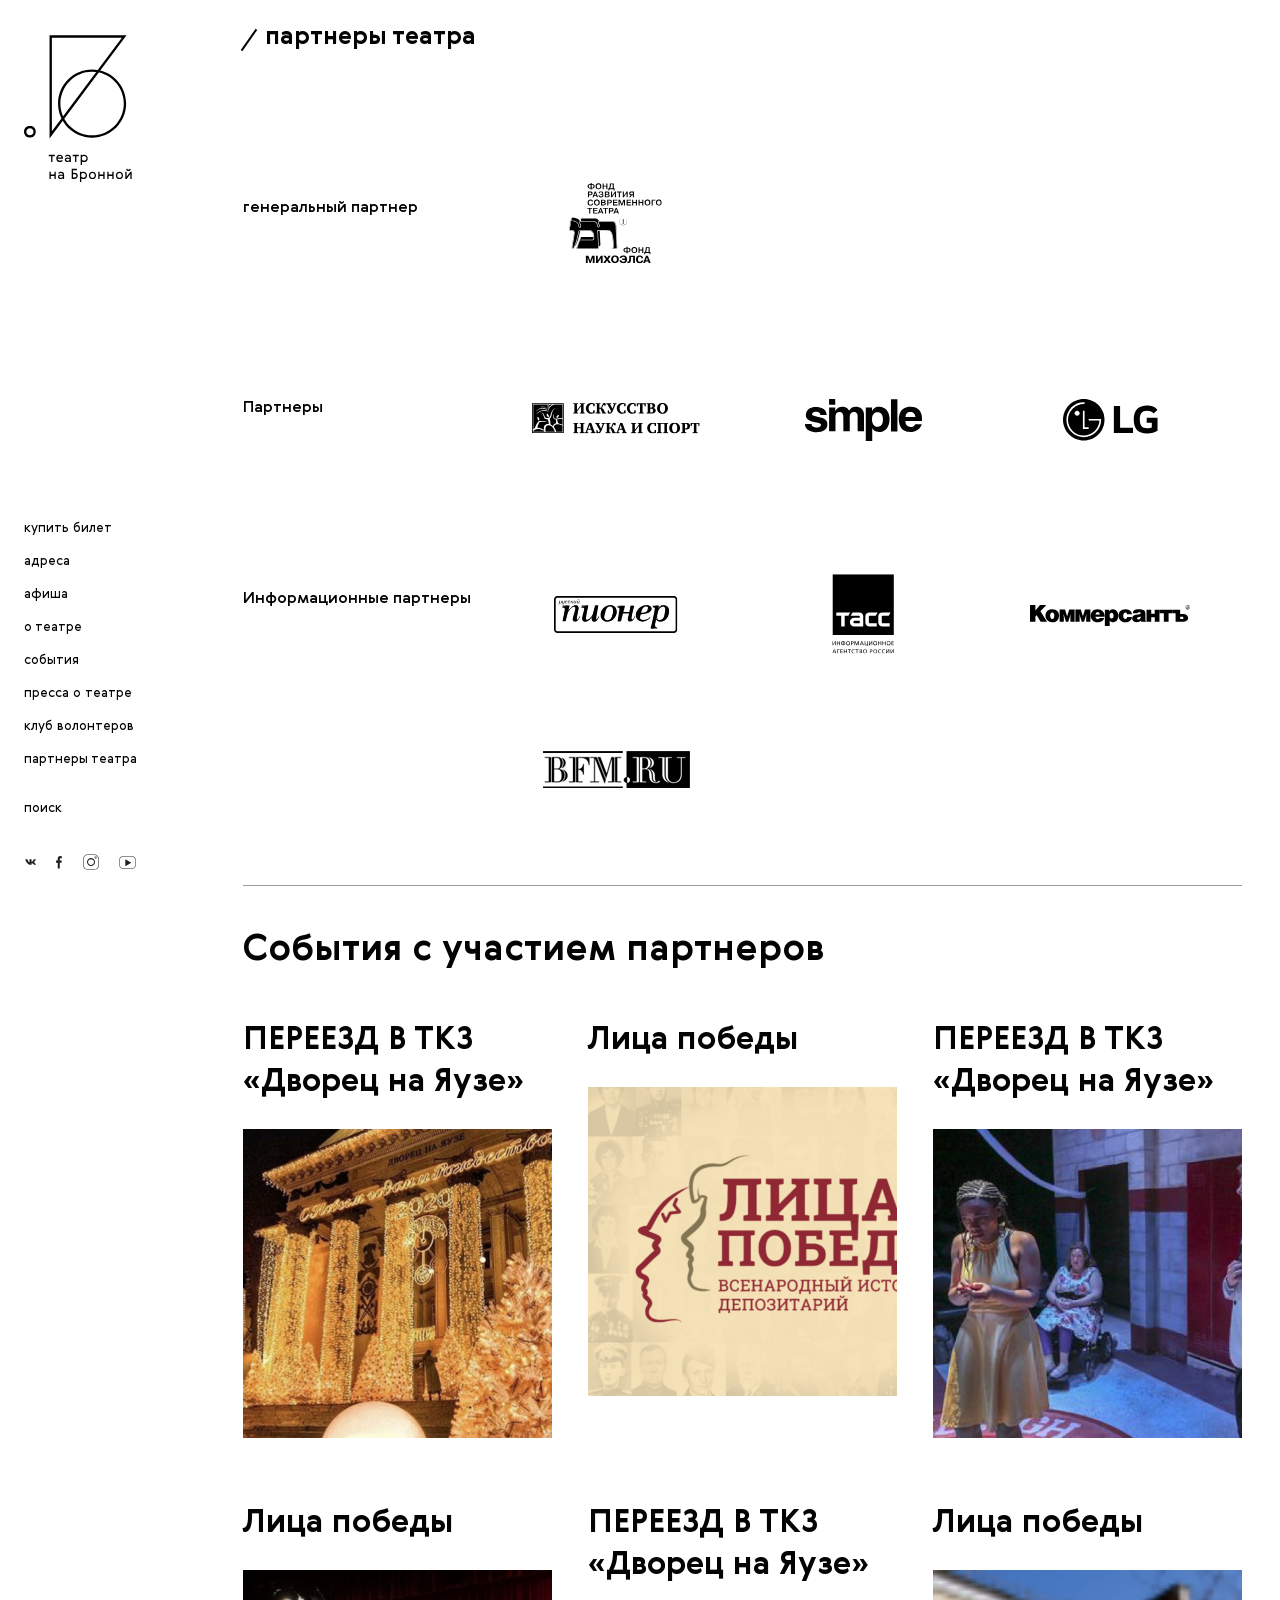
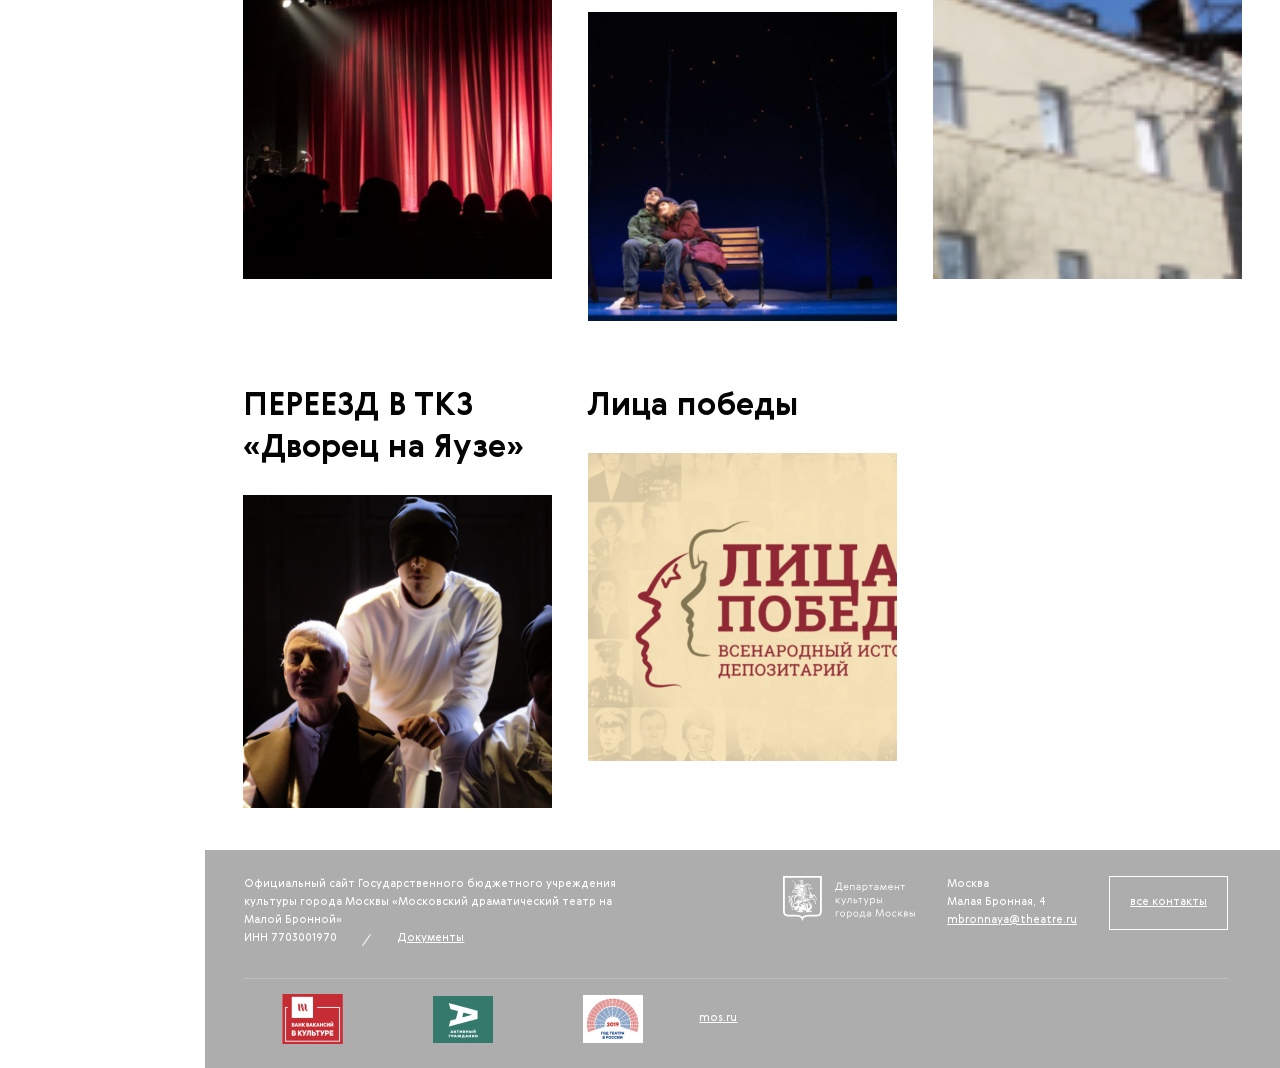
<file: partners.html>
<html lang="en"><head><meta charset="UTF-8" /><meta name="viewport" content="width=device-width, initial-scale=1.0" /><title>Театр на Малой Бронной</title><meta name="description" /><meta name="keywords" /><meta http-equiv="X-UA-Compatible" content="ie=edge" /><meta name="format-detection" content="telephone=no" /><meta name="HandheldFriendly" content="true" /><link rel="stylesheet" href="style.css" /></head><body><header class="header"><a href="/" class="logo"><picture class="logo_image"><source srcset="src/img/logo-mobile.svg" media="(max-width: 767px)"></source><img src="src/img/logo.svg" /></picture><img src="src/img/logo-mobile-small.svg" class="logo_image__mobile-fixed" /></a><nav class="menu"><div class="menu-toggle"></div><div class="menu_content"><button class="menu_search-icon"></button><img src="src/img/logo-mobile-menu.svg" class="menu_logo" /><div class="search"><div id="search-close" class="search_close"></div><div class="search_fade"></div><div class="search_content"><input type="search" placeholder="поиск" required="true" class="search_input" /><div class="search_results"><a href="spectacle.html" class="search_result">макбет</a><a href="spectacle.html" class="search_result">леди макбет</a><a href="spectacle.html" class="search_result">макбет трагедия</a></div></div></div><a href="/" class="menu_link menu_link__mobile"><span class="menu_link-text">купить билет</span></a><a href="/" class="menu_link menu_link__mobile"><span class="menu_link-text">адреса</span></a><a href="/afisha.html" class="menu_link active"><span class="menu_link-text">афиша</span></a><a href="/about.html" class="menu_link"><span class="menu_link-text">о театре</span></a><a href="/events.html" class="menu_link"><span class="menu_link-text">события</span></a><a href="/press.html" class="menu_link"><span class="menu_link-text">пресса о&nbsp;театре</span></a><a href="/volunteers.html" class="menu_link"><span class="menu_link-text">клуб волонтеров</span></a><a href="/partners.html" class="menu_link"><span class="menu_link-text">партнеры театра</span></a><a href="/search.html" class="menu_link menu_link__indent"><span class="menu_link-text">поиск</span></a><div class="menu_social"><div class="social social__header"><div class="social_links"><a href="#" class="social_link social_link__vk"></a><a href="#" class="social_link social_link__fb"></a><a href="#" class="social_link social_link__insta"></a><a href="#" class="social_link social_link__youtube"></a></div></div></div></div></nav></header><main class="content"><span class="content_title">партнеры театра</span><div class="partners-grid"><div class="partners-grid_section"><div class="partners-grid_title">генеральный партнер</div><div class="partners-grid_items"><div class="partners-grid_item"><img src="/src/img/temp/partner-1.svg" class="partners-grid_image" /></div></div></div><div class="partners-grid_section"><div class="partners-grid_title">Партнеры</div><div class="partners-grid_items"><div class="partners-grid_item"><img src="/src/img/temp/partner-2.svg" class="partners-grid_image" /></div><div class="partners-grid_item"><img src="/src/img/temp/partner-3.svg" class="partners-grid_image" /></div><div class="partners-grid_item"><img src="/src/img/temp/partner-4.svg" class="partners-grid_image" /></div></div></div><div class="partners-grid_section"><div class="partners-grid_title">Информационные партнеры</div><div class="partners-grid_items"><div class="partners-grid_item"><img src="/src/img/temp/partner-5.svg" class="partners-grid_image" /></div><div class="partners-grid_item"><img src="/src/img/temp/partner-6.svg" class="partners-grid_image" /></div><div class="partners-grid_item"><img src="/src/img/temp/partner-7.svg" class="partners-grid_image" /></div><div class="partners-grid_item"><img src="/src/img/temp/partner-8.svg" class="partners-grid_image" /></div></div></div></div><h2>События с участием партнеров</h2><div class="events-grid events-grid__alternate"><a href="event-big.html" class="events-grid_item"><div class="events-grid_item-image-wrapper"><img src="src/img/temp/news-1.jpg" class="events-grid_item-image" /></div><div class="events-grid_item-info"><span class="events-grid_item-title">ПЕРЕЕЗД В ТКЗ «Дворец на Яузе»</span></div></a><a href="event-big.html" class="events-grid_item"><div class="events-grid_item-image-wrapper"><img src="src/img/temp/news-2.jpg" class="events-grid_item-image" /></div><div class="events-grid_item-info"><span class="events-grid_item-title">Лица победы</span></div></a><a href="event-big.html" class="events-grid_item"><div class="events-grid_item-image-wrapper"><img src="src/img/temp/news-3.jpg" class="events-grid_item-image" /></div><div class="events-grid_item-info"><span class="events-grid_item-title">ПЕРЕЕЗД В ТКЗ «Дворец на Яузе»</span></div></a><a href="event-big.html" class="events-grid_item"><div class="events-grid_item-image-wrapper"><img src="src/img/temp/news-4.jpg" class="events-grid_item-image" /></div><div class="events-grid_item-info"><span class="events-grid_item-title">Лица победы</span></div></a><a href="event-big.html" class="events-grid_item"><div class="events-grid_item-image-wrapper"><img src="src/img/temp/news-5.jpg" class="events-grid_item-image" /></div><div class="events-grid_item-info"><span class="events-grid_item-title">ПЕРЕЕЗД В ТКЗ «Дворец на Яузе»</span></div></a><a href="event-big.html" class="events-grid_item"><div class="events-grid_item-image-wrapper"><img src="src/img/temp/news-6.jpg" class="events-grid_item-image" /></div><div class="events-grid_item-info"><span class="events-grid_item-title">Лица победы</span></div></a><a href="event-big.html" class="events-grid_item"><div class="events-grid_item-image-wrapper"><img src="src/img/temp/news-7.jpg" class="events-grid_item-image" /></div><div class="events-grid_item-info"><span class="events-grid_item-title">ПЕРЕЕЗД В ТКЗ «Дворец на Яузе»</span></div></a><a href="event-big.html" class="events-grid_item"><div class="events-grid_item-image-wrapper"><img src="src/img/temp/news-2.jpg" class="events-grid_item-image" /></div><div class="events-grid_item-info"><span class="events-grid_item-title">Лица победы</span></div></a></div></main><footer class="footer"><div class="footer_mobile"><div class="social"><span class="social_title">следите за нами в соцсетях</span><div class="social_links"><a href="#" class="social_link social_link__vk"></a><a href="#" class="social_link social_link__fb"></a><a href="#" class="social_link social_link__insta"></a><a href="#" class="social_link social_link__youtube"></a></div></div><div class="footer_menu"><a href="afisha.html" class="footer_menu-link">афиша</a><a href="/about.html" class="footer_menu-link">адреса</a><a href="#" class="footer_menu-link">купить билет</a><a href="#" class="footer_menu-link">схема зала</a><span class="footer_menu-link footer_menu-link__disabled">фотобанк</span><a href="volunteers.html" class="footer_menu-link">клуб волонтеров</a><a href="/partners.html" class="footer_menu-link">партнеры театра</a><a href="#" class="footer_menu-link">контакты</a></div></div><div class="footer_content"><div class="footer_columns"><div class="footer_column footer_column__flex"><img src="src/img/dkm.svg" class="footer_logo" /><div class="footer_contacts"><div class="footer_adress"><span>Москва</span><span>Малая Бронная, 4</span><a href="mailto:mbronnaya@theatre.ru">mbronnaya@theatre.ru</a></div><a class="footer_contacts-button">все контакты</a></div></div><div class="footer_column"><p class="footer_description">Официальный сайт Государственного бюджетного учреждения культуры города Москвы  «Московский драматический театр на Малой Бронной»</p><div class="footer_documents"><span class="footer_inn">ИНН 7703001970</span><a href="#" class="footer_documents-link">Документы</a></div></div></div><div class="footer_bottom"><img src="src/img/bank-of-vacancies.jpg" class="footer_bottom-image" /><img src="src/img/active-citizen.jpg" class="footer_bottom-image" /><img src="src/img/year-of-theatre.jpg" class="footer_bottom-image" /><a href="#" class="footer_outer-link">mos.ru</a></div></div></footer><script src="//s7.addthis.com/js/300/addthis_widget.js#pubid=ra-5642faf671d1921e" async="async"></script><script src="src/js/tiny-slider.min.js"></script><script src="src/js/main.js"></script><script src="src/js/about.js"></script></body></html>
</file>
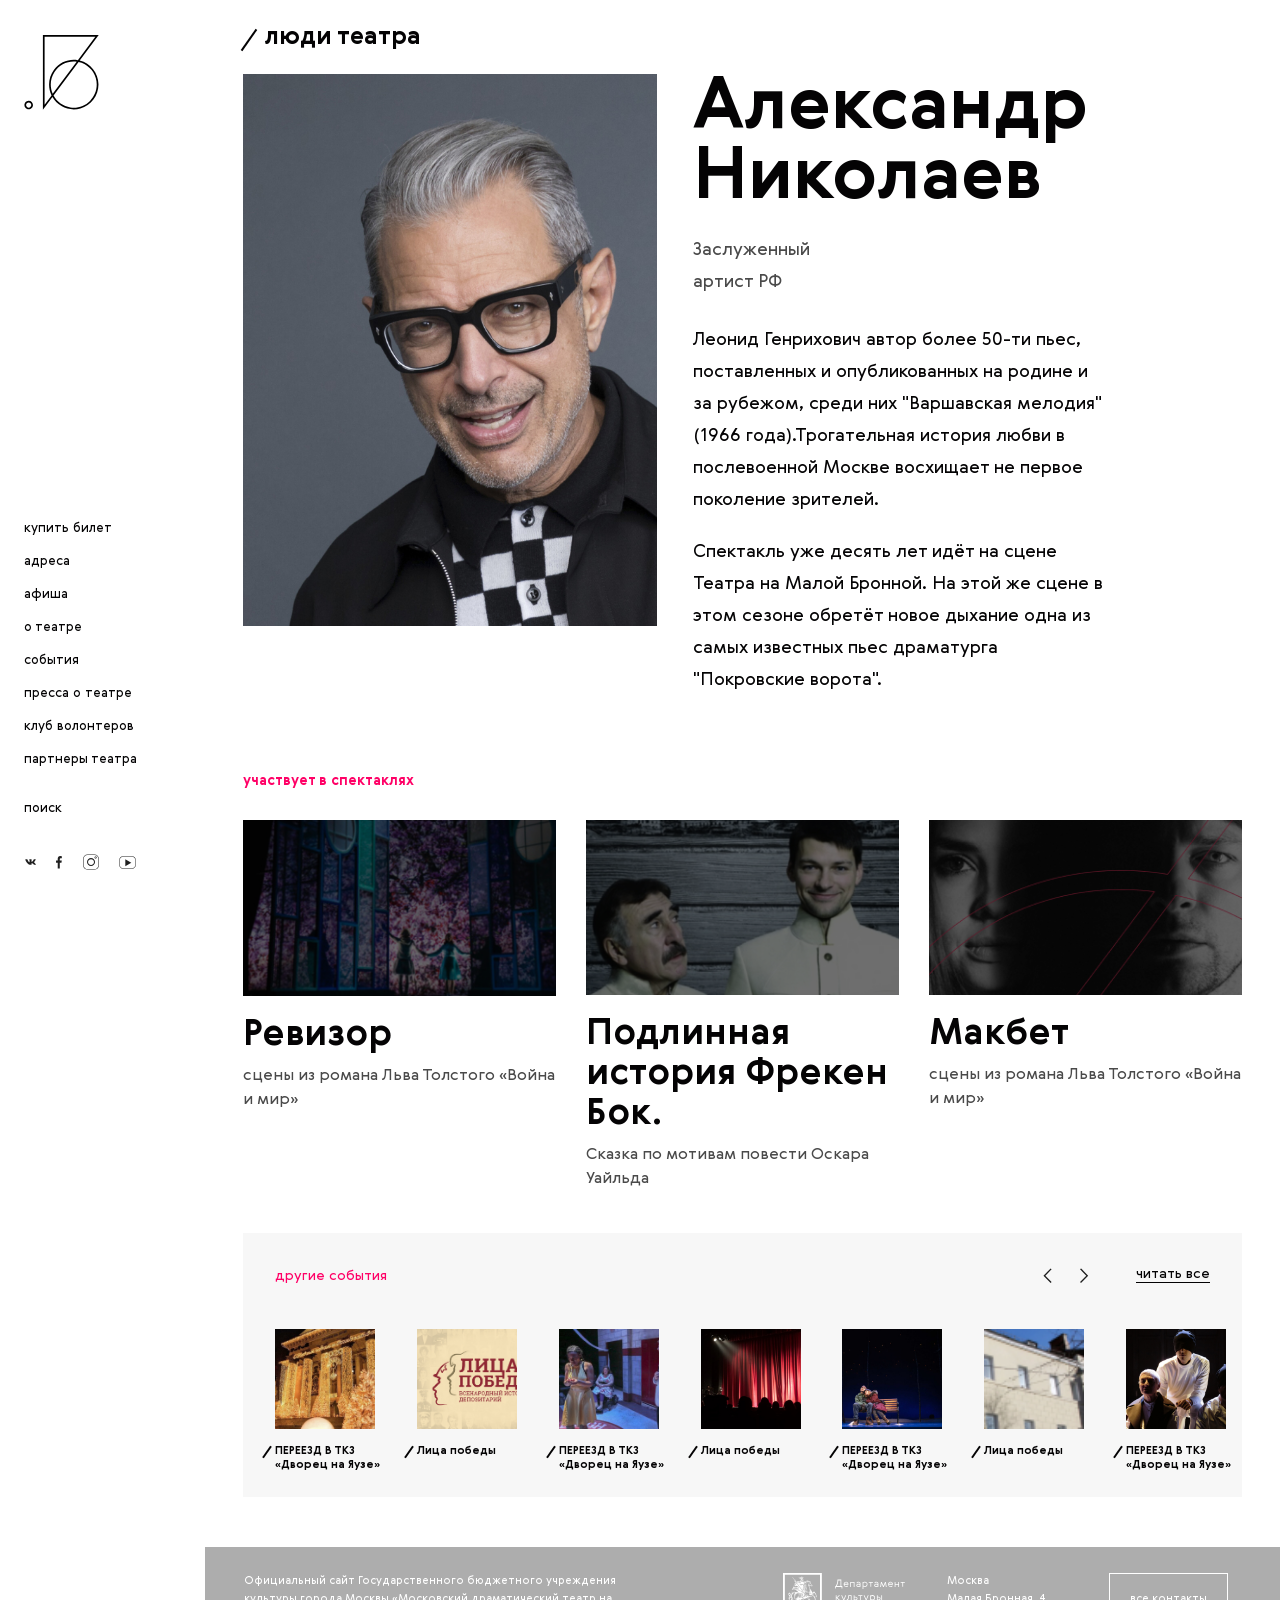
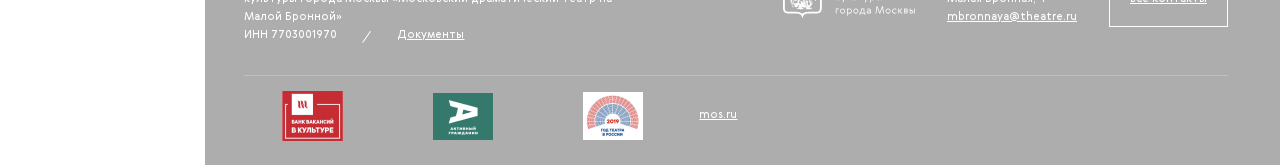
<file: person.html>
<html lang="en"><head><meta charset="UTF-8" /><meta name="viewport" content="width=device-width, initial-scale=1.0" /><title>Театр на Малой Бронной</title><meta name="description" /><meta name="keywords" /><meta http-equiv="X-UA-Compatible" content="ie=edge" /><meta name="format-detection" content="telephone=no" /><meta name="HandheldFriendly" content="true" /><link rel="stylesheet" href="style.css" /></head><body><header class="header"><a href="/" class="logo"><picture class="logo_image"><source srcset="src/img/logo-mobile.svg" media="(max-width: 767px)"></source><img src="src/img/logo.svg" /></picture><img src="src/img/logo-mobile-small.svg" class="logo_image__mobile-fixed" /></a><nav class="menu"><div class="menu-toggle"></div><div class="menu_content"><button class="menu_search-icon"></button><img src="src/img/logo-mobile-menu.svg" class="menu_logo" /><div class="search"><div id="search-close" class="search_close"></div><div class="search_fade"></div><div class="search_content"><input type="search" placeholder="поиск" required="true" class="search_input" /><div class="search_results"><a href="spectacle.html" class="search_result">макбет</a><a href="spectacle.html" class="search_result">леди макбет</a><a href="spectacle.html" class="search_result">макбет трагедия</a></div></div></div><a href="/" class="menu_link menu_link__mobile"><span class="menu_link-text">купить билет</span></a><a href="/" class="menu_link menu_link__mobile"><span class="menu_link-text">адреса</span></a><a href="/afisha.html" class="menu_link active"><span class="menu_link-text">афиша</span></a><a href="/about.html" class="menu_link"><span class="menu_link-text">о театре</span></a><a href="/events.html" class="menu_link"><span class="menu_link-text">события</span></a><a href="/press.html" class="menu_link"><span class="menu_link-text">пресса о&nbsp;театре</span></a><a href="/volunteers.html" class="menu_link"><span class="menu_link-text">клуб волонтеров</span></a><a href="/partners.html" class="menu_link"><span class="menu_link-text">партнеры театра</span></a><a href="/search.html" class="menu_link menu_link__indent"><span class="menu_link-text">поиск</span></a><div class="menu_social"><div class="social social__header"><div class="social_links"><a href="#" class="social_link social_link__vk"></a><a href="#" class="social_link social_link__fb"></a><a href="#" class="social_link social_link__insta"></a><a href="#" class="social_link social_link__youtube"></a></div></div></div></div></nav></header><main class="content"><span class="content_title">люди театра</span><article class="person"><img src="/src/img//temp/person.jpg" class="person_image" /><div class="person_content"><h1 class="person_title">Александр Николаев</h1><div class="person_subtitle">Заслуженный артист РФ</div><div class="person_text"><p>Леонид Генрихович автор более 50-ти пьес, поставленных и опубликованных на родине и за рубежом, среди них "Варшавская мелодия" (1966 года).Трогательная история любви в послевоенной Москве восхищает не первое поколение зрителей.</p><p>Спектакль уже десять лет идёт на сцене Театра на Малой Бронной. На этой же сцене в этом сезоне обретёт новое дыхание одна из самых известных пьес драматурга "Покровские ворота".</p></div></div></article><div class="spectacles-title">участвует в спектаклях</div><div class="spectacles spectacles__without-dividers"><div class="spectacle spectacle__minified"><a href="spectacle.html" class="spectacle_image-wrapper"><img src="src/img/temp/event16x9-1.jpg" class="spectacle_image" /></a><h2 class="spectacle_title"><a href="spectacle.html" class="spectacle_title-text">Ревизор</a></h2><p class="spectacle_role">сцены из романа Льва Толстого «Война и мир»</p></div><div class="spectacle spectacle__minified"><a href="spectacle.html" class="spectacle_image-wrapper"><img src="src/img/temp/event16x9-2.jpg" class="spectacle_image" /></a><h2 class="spectacle_title"><a href="spectacle.html" class="spectacle_title-text">Подлинная история Фрекен Бок.</a></h2><p class="spectacle_role">Сказка по мотивам повести  Оскара Уайльда</p></div><div class="spectacle spectacle__minified"><a href="spectacle.html" class="spectacle_image-wrapper"><img src="src/img/temp/event16x9-3.jpg" class="spectacle_image" /></a><h2 class="spectacle_title"><a href="spectacle.html" class="spectacle_title-text">Макбет</a></h2><p class="spectacle_role">сцены из романа Льва Толстого «Война и мир»</p></div></div><div class="widget carousel"><div class="widget_header"><span class="widget_title">другие события</span><div class="widget_controls"><div class="carousel_controls"><button class="carousel_button carousel_button__prev"></button><button class="carousel_button carousel_button__next"></button></div><a href="#" class="widget_link">читать все</a></div></div><div class="carousel_track"><a href="#" class="carousel_item"><div class="carousel_item-image-wrapper"><img src="src/img/temp/news-1.jpg" class="carousel_item-image" /></div><span class="carousel_item-title carousel_item-title__decorated">ПЕРЕЕЗД В ТКЗ «Дворец на Яузе»</span></a><a href="#" class="carousel_item"><div class="carousel_item-image-wrapper"><img src="src/img/temp/news-2.jpg" class="carousel_item-image" /></div><span class="carousel_item-title carousel_item-title__decorated">Лица победы</span></a><a href="#" class="carousel_item"><div class="carousel_item-image-wrapper"><img src="src/img/temp/news-3.jpg" class="carousel_item-image" /></div><span class="carousel_item-title carousel_item-title__decorated">ПЕРЕЕЗД В ТКЗ «Дворец на Яузе»</span></a><a href="#" class="carousel_item"><div class="carousel_item-image-wrapper"><img src="src/img/temp/news-4.jpg" class="carousel_item-image" /></div><span class="carousel_item-title carousel_item-title__decorated">Лица победы</span></a><a href="#" class="carousel_item"><div class="carousel_item-image-wrapper"><img src="src/img/temp/news-5.jpg" class="carousel_item-image" /></div><span class="carousel_item-title carousel_item-title__decorated">ПЕРЕЕЗД В ТКЗ «Дворец на Яузе»</span></a><a href="#" class="carousel_item"><div class="carousel_item-image-wrapper"><img src="src/img/temp/news-6.jpg" class="carousel_item-image" /></div><span class="carousel_item-title carousel_item-title__decorated">Лица победы</span></a><a href="#" class="carousel_item"><div class="carousel_item-image-wrapper"><img src="src/img/temp/news-7.jpg" class="carousel_item-image" /></div><span class="carousel_item-title carousel_item-title__decorated">ПЕРЕЕЗД В ТКЗ «Дворец на Яузе»</span></a><a href="#" class="carousel_item"><div class="carousel_item-image-wrapper"><img src="src/img/temp/news-5.jpg" class="carousel_item-image" /></div><span class="carousel_item-title carousel_item-title__decorated">Лица победы</span></a><a href="#" class="carousel_item"><div class="carousel_item-image-wrapper"><img src="src/img/temp/news-1.jpg" class="carousel_item-image" /></div><span class="carousel_item-title carousel_item-title__decorated">ПЕРЕЕЗД В ТКЗ «Дворец на Яузе»</span></a><a href="#" class="carousel_item"><div class="carousel_item-image-wrapper"><img src="src/img/temp/news-2.jpg" class="carousel_item-image" /></div><span class="carousel_item-title carousel_item-title__decorated">Лица победы</span></a><a href="#" class="carousel_item"><div class="carousel_item-image-wrapper"><img src="src/img/temp/news-3.jpg" class="carousel_item-image" /></div><span class="carousel_item-title carousel_item-title__decorated">ПЕРЕЕЗД В ТКЗ «Дворец на Яузе»</span></a><a href="#" class="carousel_item"><div class="carousel_item-image-wrapper"><img src="src/img/temp/news-4.jpg" class="carousel_item-image" /></div><span class="carousel_item-title carousel_item-title__decorated">Лица победы</span></a><a href="#" class="carousel_item"><div class="carousel_item-image-wrapper"><img src="src/img/temp/news-5.jpg" class="carousel_item-image" /></div><span class="carousel_item-title carousel_item-title__decorated">ПЕРЕЕЗД В ТКЗ «Дворец на Яузе»</span></a><a href="#" class="carousel_item"><div class="carousel_item-image-wrapper"><img src="src/img/temp/news-6.jpg" class="carousel_item-image" /></div><span class="carousel_item-title carousel_item-title__decorated">Лица победы</span></a><a href="#" class="carousel_item"><div class="carousel_item-image-wrapper"><img src="src/img/temp/news-7.jpg" class="carousel_item-image" /></div><span class="carousel_item-title carousel_item-title__decorated">ПЕРЕЕЗД В ТКЗ «Дворец на Яузе»</span></a><a href="#" class="carousel_item"><div class="carousel_item-image-wrapper"><img src="src/img/temp/news-5.jpg" class="carousel_item-image" /></div><span class="carousel_item-title carousel_item-title__decorated">Лица победы</span></a></div></div></main><footer class="footer"><div class="footer_mobile"><div class="social"><span class="social_title">следите за нами в соцсетях</span><div class="social_links"><a href="#" class="social_link social_link__vk"></a><a href="#" class="social_link social_link__fb"></a><a href="#" class="social_link social_link__insta"></a><a href="#" class="social_link social_link__youtube"></a></div></div><div class="footer_menu"><a href="afisha.html" class="footer_menu-link">афиша</a><a href="/about.html" class="footer_menu-link">адреса</a><a href="#" class="footer_menu-link">купить билет</a><a href="#" class="footer_menu-link">схема зала</a><span class="footer_menu-link footer_menu-link__disabled">фотобанк</span><a href="volunteers.html" class="footer_menu-link">клуб волонтеров</a><a href="/partners.html" class="footer_menu-link">партнеры театра</a><a href="#" class="footer_menu-link">контакты</a></div></div><div class="footer_content"><div class="footer_columns"><div class="footer_column footer_column__flex"><img src="src/img/dkm.svg" class="footer_logo" /><div class="footer_contacts"><div class="footer_adress"><span>Москва</span><span>Малая Бронная, 4</span><a href="mailto:mbronnaya@theatre.ru">mbronnaya@theatre.ru</a></div><a class="footer_contacts-button">все контакты</a></div></div><div class="footer_column"><p class="footer_description">Официальный сайт Государственного бюджетного учреждения культуры города Москвы  «Московский драматический театр на Малой Бронной»</p><div class="footer_documents"><span class="footer_inn">ИНН 7703001970</span><a href="#" class="footer_documents-link">Документы</a></div></div></div><div class="footer_bottom"><img src="src/img/bank-of-vacancies.jpg" class="footer_bottom-image" /><img src="src/img/active-citizen.jpg" class="footer_bottom-image" /><img src="src/img/year-of-theatre.jpg" class="footer_bottom-image" /><a href="#" class="footer_outer-link">mos.ru</a></div></div></footer><script src="//s7.addthis.com/js/300/addthis_widget.js#pubid=ra-5642faf671d1921e" async="async"></script><script src="src/js/tiny-slider.min.js"></script><script src="src/js/main.js"></script><script src="src/js/about.js"></script></body></html>
</file>
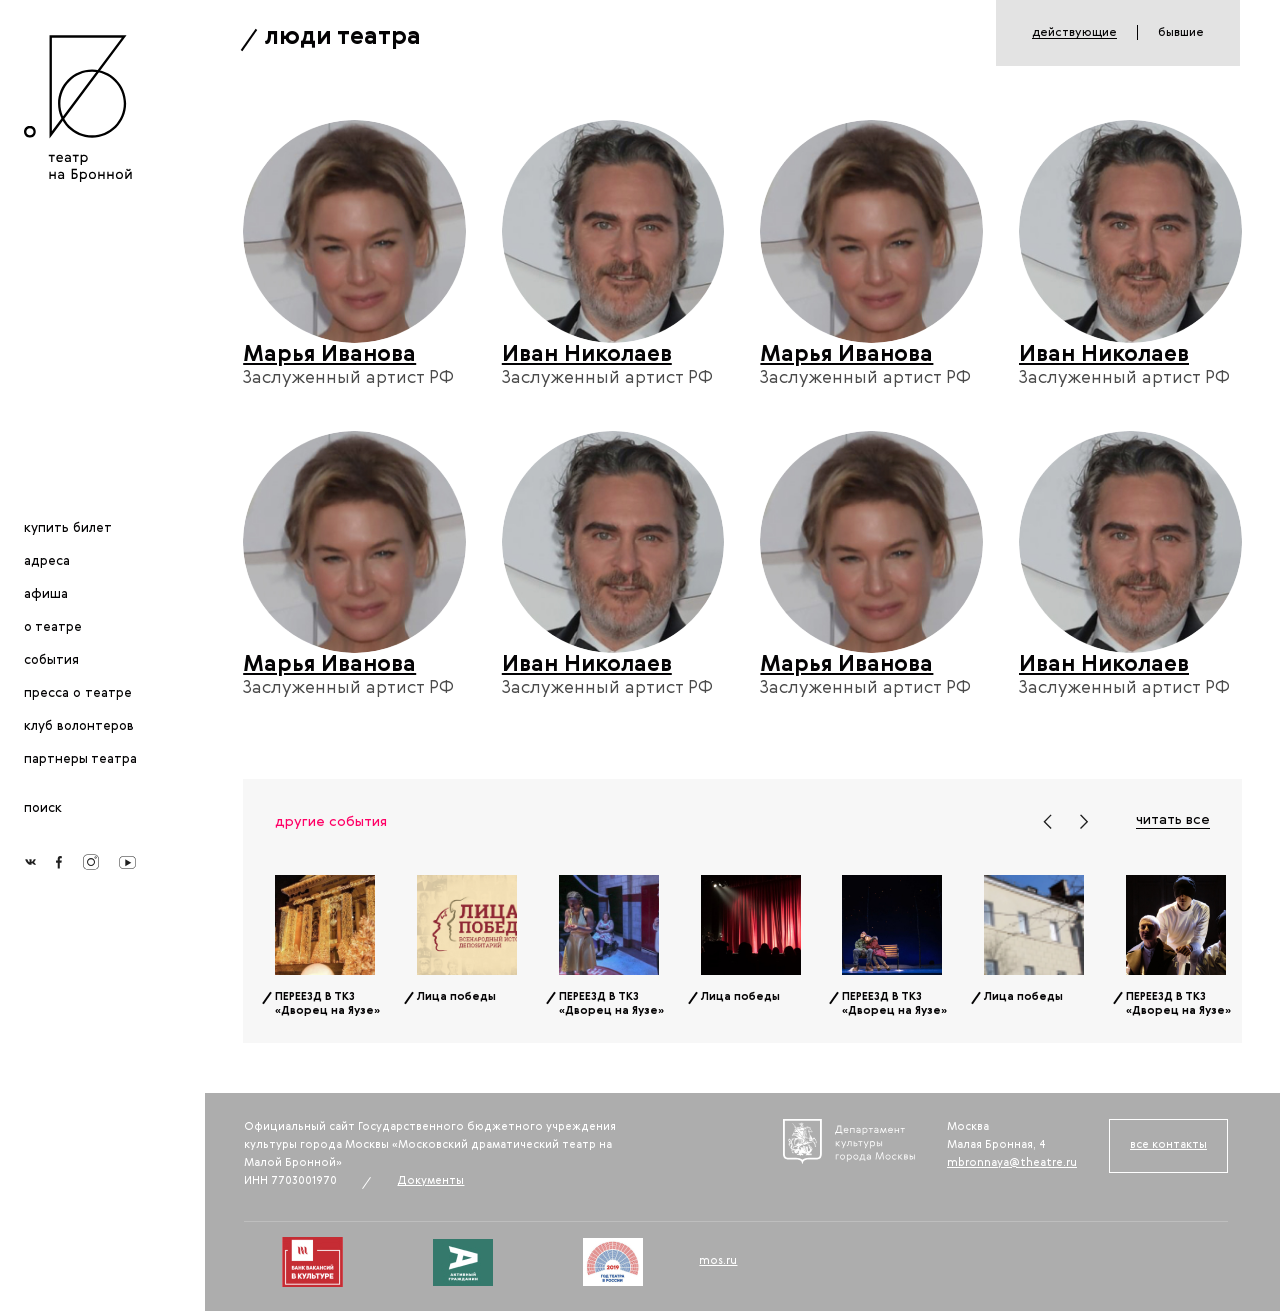
<file: persons.html>
<html lang="en"><head><meta charset="UTF-8" /><meta name="viewport" content="width=device-width, initial-scale=1.0" /><title>Театр на Малой Бронной</title><meta name="description" /><meta name="keywords" /><meta http-equiv="X-UA-Compatible" content="ie=edge" /><meta name="format-detection" content="telephone=no" /><meta name="HandheldFriendly" content="true" /><link rel="stylesheet" href="style.css" /></head><body><header class="header"><a href="/" class="logo"><picture class="logo_image"><source srcset="src/img/logo-mobile.svg" media="(max-width: 767px)"></source><img src="src/img/logo.svg" /></picture><img src="src/img/logo-mobile-small.svg" class="logo_image__mobile-fixed" /></a><nav class="menu"><div class="menu-toggle"></div><div class="menu_content"><button class="menu_search-icon"></button><img src="src/img/logo-mobile-menu.svg" class="menu_logo" /><div class="search"><div id="search-close" class="search_close"></div><div class="search_fade"></div><div class="search_content"><input type="search" placeholder="поиск" required="true" class="search_input" /><div class="search_results"><a href="spectacle.html" class="search_result">макбет</a><a href="spectacle.html" class="search_result">леди макбет</a><a href="spectacle.html" class="search_result">макбет трагедия</a></div></div></div><a href="/" class="menu_link menu_link__mobile"><span class="menu_link-text">купить билет</span></a><a href="/" class="menu_link menu_link__mobile"><span class="menu_link-text">адреса</span></a><a href="/afisha.html" class="menu_link active"><span class="menu_link-text">афиша</span></a><a href="/about.html" class="menu_link"><span class="menu_link-text">о театре</span></a><a href="/events.html" class="menu_link"><span class="menu_link-text">события</span></a><a href="/press.html" class="menu_link"><span class="menu_link-text">пресса о&nbsp;театре</span></a><a href="/volunteers.html" class="menu_link"><span class="menu_link-text">клуб волонтеров</span></a><a href="/partners.html" class="menu_link"><span class="menu_link-text">партнеры театра</span></a><a href="/search.html" class="menu_link menu_link__indent"><span class="menu_link-text">поиск</span></a><div class="menu_social"><div class="social social__header"><div class="social_links"><a href="#" class="social_link social_link__vk"></a><a href="#" class="social_link social_link__fb"></a><a href="#" class="social_link social_link__insta"></a><a href="#" class="social_link social_link__youtube"></a></div></div></div></div></nav></header><main class="content"><span class="content_title">люди театра</span><div class="filters filters__fixed"><div class="filters_switcher"><button class="filters_switcher-button active"><span class="filters_control-text">действующие</span></button><div class="filters_switcher-divider"></div><button class="filters_switcher-button"><span class="filters_control-text">бывшие</span></button></div></div><div class="people people__four people__big"><div class="people_items"><a href="/person.html" class="people_item"><img src="src/img/temp/people-1.jpg" class="people_item-image" /><span class="people_item-title">Марья Иванова</span><span class="people_item-subtitle">Заслуженный артист РФ</span></a><a href="/person.html" class="people_item"><img src="src/img/temp/people-2.jpg" class="people_item-image" /><span class="people_item-title">Иван Николаев</span><span class="people_item-subtitle">Заслуженный артист РФ</span></a><a href="/person.html" class="people_item"><img src="src/img/temp/people-1.jpg" class="people_item-image" /><span class="people_item-title">Марья Иванова</span><span class="people_item-subtitle">Заслуженный артист РФ</span></a><a href="/person.html" class="people_item"><img src="src/img/temp/people-2.jpg" class="people_item-image" /><span class="people_item-title">Иван Николаев</span><span class="people_item-subtitle">Заслуженный артист РФ</span></a><a href="/person.html" class="people_item"><img src="src/img/temp/people-1.jpg" class="people_item-image" /><span class="people_item-title">Марья Иванова</span><span class="people_item-subtitle">Заслуженный артист РФ</span></a><a href="/person.html" class="people_item"><img src="src/img/temp/people-2.jpg" class="people_item-image" /><span class="people_item-title">Иван Николаев</span><span class="people_item-subtitle">Заслуженный артист РФ</span></a><a href="/person.html" class="people_item"><img src="src/img/temp/people-1.jpg" class="people_item-image" /><span class="people_item-title">Марья Иванова</span><span class="people_item-subtitle">Заслуженный артист РФ</span></a><a href="/person.html" class="people_item"><img src="src/img/temp/people-2.jpg" class="people_item-image" /><span class="people_item-title">Иван Николаев</span><span class="people_item-subtitle">Заслуженный артист РФ</span></a></div></div><div class="widget carousel"><div class="widget_header"><span class="widget_title">другие события</span><div class="widget_controls"><div class="carousel_controls"><button class="carousel_button carousel_button__prev"></button><button class="carousel_button carousel_button__next"></button></div><a href="#" class="widget_link">читать все</a></div></div><div class="carousel_track"><a href="#" class="carousel_item"><div class="carousel_item-image-wrapper"><img src="src/img/temp/news-1.jpg" class="carousel_item-image" /></div><span class="carousel_item-title carousel_item-title__decorated">ПЕРЕЕЗД В ТКЗ «Дворец на Яузе»</span></a><a href="#" class="carousel_item"><div class="carousel_item-image-wrapper"><img src="src/img/temp/news-2.jpg" class="carousel_item-image" /></div><span class="carousel_item-title carousel_item-title__decorated">Лица победы</span></a><a href="#" class="carousel_item"><div class="carousel_item-image-wrapper"><img src="src/img/temp/news-3.jpg" class="carousel_item-image" /></div><span class="carousel_item-title carousel_item-title__decorated">ПЕРЕЕЗД В ТКЗ «Дворец на Яузе»</span></a><a href="#" class="carousel_item"><div class="carousel_item-image-wrapper"><img src="src/img/temp/news-4.jpg" class="carousel_item-image" /></div><span class="carousel_item-title carousel_item-title__decorated">Лица победы</span></a><a href="#" class="carousel_item"><div class="carousel_item-image-wrapper"><img src="src/img/temp/news-5.jpg" class="carousel_item-image" /></div><span class="carousel_item-title carousel_item-title__decorated">ПЕРЕЕЗД В ТКЗ «Дворец на Яузе»</span></a><a href="#" class="carousel_item"><div class="carousel_item-image-wrapper"><img src="src/img/temp/news-6.jpg" class="carousel_item-image" /></div><span class="carousel_item-title carousel_item-title__decorated">Лица победы</span></a><a href="#" class="carousel_item"><div class="carousel_item-image-wrapper"><img src="src/img/temp/news-7.jpg" class="carousel_item-image" /></div><span class="carousel_item-title carousel_item-title__decorated">ПЕРЕЕЗД В ТКЗ «Дворец на Яузе»</span></a><a href="#" class="carousel_item"><div class="carousel_item-image-wrapper"><img src="src/img/temp/news-5.jpg" class="carousel_item-image" /></div><span class="carousel_item-title carousel_item-title__decorated">Лица победы</span></a><a href="#" class="carousel_item"><div class="carousel_item-image-wrapper"><img src="src/img/temp/news-1.jpg" class="carousel_item-image" /></div><span class="carousel_item-title carousel_item-title__decorated">ПЕРЕЕЗД В ТКЗ «Дворец на Яузе»</span></a><a href="#" class="carousel_item"><div class="carousel_item-image-wrapper"><img src="src/img/temp/news-2.jpg" class="carousel_item-image" /></div><span class="carousel_item-title carousel_item-title__decorated">Лица победы</span></a><a href="#" class="carousel_item"><div class="carousel_item-image-wrapper"><img src="src/img/temp/news-3.jpg" class="carousel_item-image" /></div><span class="carousel_item-title carousel_item-title__decorated">ПЕРЕЕЗД В ТКЗ «Дворец на Яузе»</span></a><a href="#" class="carousel_item"><div class="carousel_item-image-wrapper"><img src="src/img/temp/news-4.jpg" class="carousel_item-image" /></div><span class="carousel_item-title carousel_item-title__decorated">Лица победы</span></a><a href="#" class="carousel_item"><div class="carousel_item-image-wrapper"><img src="src/img/temp/news-5.jpg" class="carousel_item-image" /></div><span class="carousel_item-title carousel_item-title__decorated">ПЕРЕЕЗД В ТКЗ «Дворец на Яузе»</span></a><a href="#" class="carousel_item"><div class="carousel_item-image-wrapper"><img src="src/img/temp/news-6.jpg" class="carousel_item-image" /></div><span class="carousel_item-title carousel_item-title__decorated">Лица победы</span></a><a href="#" class="carousel_item"><div class="carousel_item-image-wrapper"><img src="src/img/temp/news-7.jpg" class="carousel_item-image" /></div><span class="carousel_item-title carousel_item-title__decorated">ПЕРЕЕЗД В ТКЗ «Дворец на Яузе»</span></a><a href="#" class="carousel_item"><div class="carousel_item-image-wrapper"><img src="src/img/temp/news-5.jpg" class="carousel_item-image" /></div><span class="carousel_item-title carousel_item-title__decorated">Лица победы</span></a></div></div></main><footer class="footer"><div class="footer_mobile"><div class="social"><span class="social_title">следите за нами в соцсетях</span><div class="social_links"><a href="#" class="social_link social_link__vk"></a><a href="#" class="social_link social_link__fb"></a><a href="#" class="social_link social_link__insta"></a><a href="#" class="social_link social_link__youtube"></a></div></div><div class="footer_menu"><a href="afisha.html" class="footer_menu-link">афиша</a><a href="/about.html" class="footer_menu-link">адреса</a><a href="#" class="footer_menu-link">купить билет</a><a href="#" class="footer_menu-link">схема зала</a><span class="footer_menu-link footer_menu-link__disabled">фотобанк</span><a href="volunteers.html" class="footer_menu-link">клуб волонтеров</a><a href="/partners.html" class="footer_menu-link">партнеры театра</a><a href="#" class="footer_menu-link">контакты</a></div></div><div class="footer_content"><div class="footer_columns"><div class="footer_column footer_column__flex"><img src="src/img/dkm.svg" class="footer_logo" /><div class="footer_contacts"><div class="footer_adress"><span>Москва</span><span>Малая Бронная, 4</span><a href="mailto:mbronnaya@theatre.ru">mbronnaya@theatre.ru</a></div><a class="footer_contacts-button">все контакты</a></div></div><div class="footer_column"><p class="footer_description">Официальный сайт Государственного бюджетного учреждения культуры города Москвы  «Московский драматический театр на Малой Бронной»</p><div class="footer_documents"><span class="footer_inn">ИНН 7703001970</span><a href="#" class="footer_documents-link">Документы</a></div></div></div><div class="footer_bottom"><img src="src/img/bank-of-vacancies.jpg" class="footer_bottom-image" /><img src="src/img/active-citizen.jpg" class="footer_bottom-image" /><img src="src/img/year-of-theatre.jpg" class="footer_bottom-image" /><a href="#" class="footer_outer-link">mos.ru</a></div></div></footer><script src="//s7.addthis.com/js/300/addthis_widget.js#pubid=ra-5642faf671d1921e" async="async"></script><script src="src/js/tiny-slider.min.js"></script><script src="src/js/main.js"></script><script src="src/js/about.js"></script></body></html>
</file>
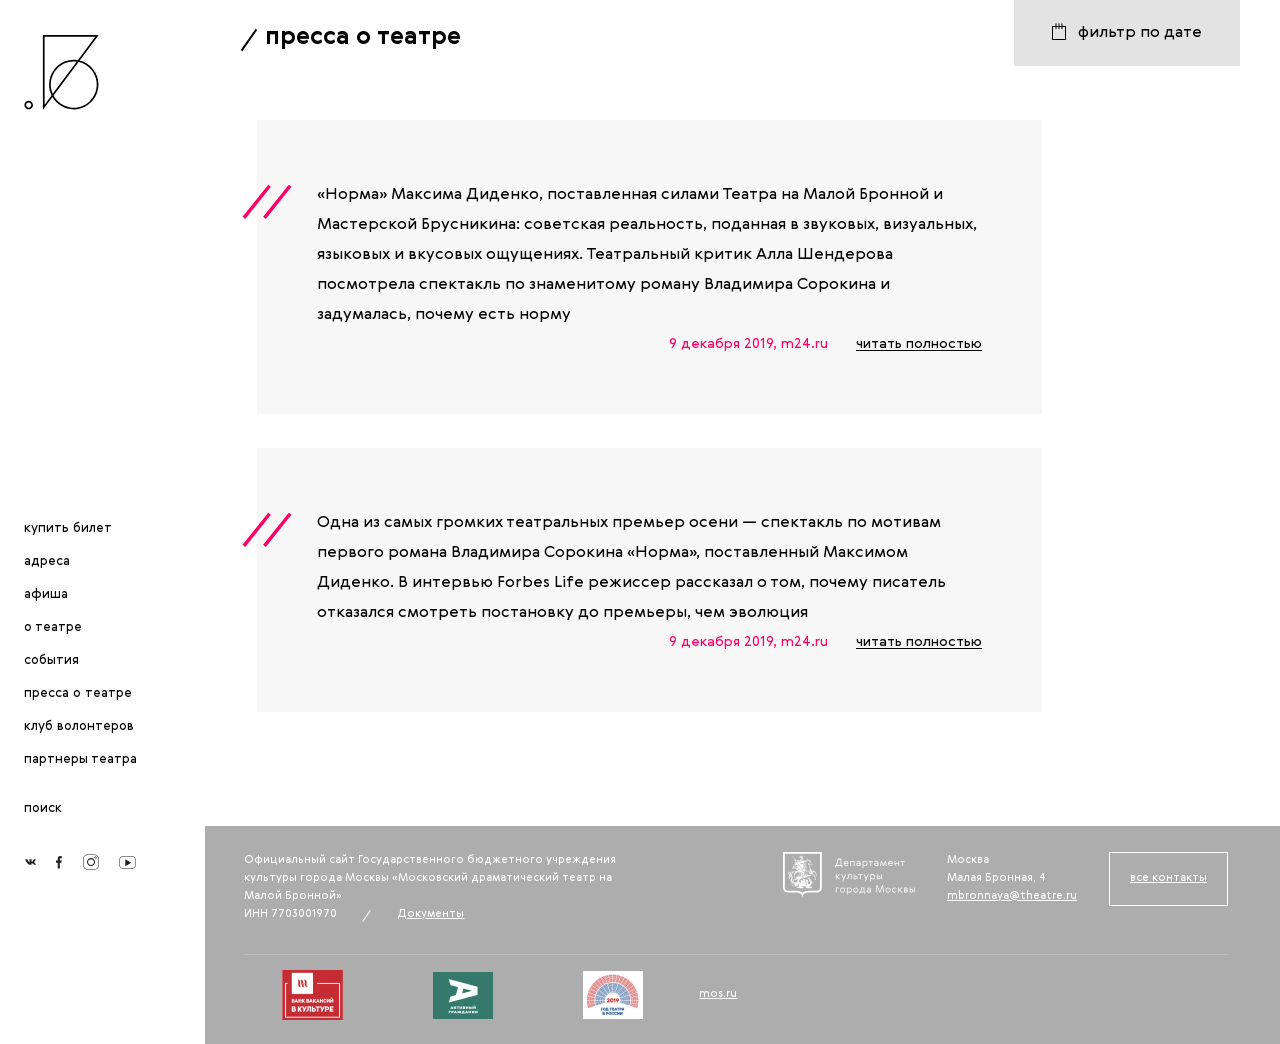
<file: press copy.html>
<html lang="en"><head><meta charset="UTF-8" /><meta name="viewport" content="width=device-width, initial-scale=1.0" /><title>Театр на Малой Бронной</title><meta name="description" /><meta name="keywords" /><meta http-equiv="X-UA-Compatible" content="ie=edge" /><meta name="format-detection" content="telephone=no" /><meta name="HandheldFriendly" content="true" /><link rel="stylesheet" href="style.css" /></head><body><header class="header"><a href="/" class="logo"><picture class="logo_image"><source srcset="src/img/logo-mobile.svg" media="(max-width: 767px)"></source><img src="src/img/logo.svg" /></picture><img src="src/img/logo-mobile-small.svg" class="logo_image__mobile-fixed" /></a><nav class="menu"><div class="menu-toggle"></div><a href="/" class="menu_link menu_link__mobile">купить билет</a><a href="/" class="menu_link menu_link__mobile">адреса</a><a href="/afisha.html" class="menu_link">афиша</a><a href="/about.html" class="menu_link">о театре</a><a href="/events.html" class="menu_link">события</a><a href="/press.html" class="menu_link">пресса о&nbsp;театре</a><a href="/volunteers.html" class="menu_link">клуб волонтеров</a><a href="/partners.html" class="menu_link">партнеры театра</a><a href="/search.html" class="menu_link menu_link__indent">поиск</a><div class="menu_social"><div class="social"><div class="social_links"><a href="#" class="social_link social_link__vk"></a><a href="#" class="social_link social_link__fb"></a><a href="#" class="social_link social_link__insta"></a><a href="#" class="social_link social_link__youtube"></a></div></div></div></nav></header><main class="content"><span class="content_title">пресса о&nbsp;театре</span><div class="filters filters__fixed"><div class="filters_controls"><button class="filters_control"><img src="src/img/calendar.svg" class="filters_control-icon" /><span class="filters_control-text">фильтр по дате</span></button></div></div><div class="press press__big"><div class="quote"><p class="quote_text">«Норма» Максима Диденко, поставленная силами Театра на Малой Бронной и Мастерской Брусникина: советская реальность, поданная в звуковых, визуальных, языковых и вкусовых ощущениях. Театральный критик Алла Шендерова посмотрела спектакль по знаменитому роману Владимира Сорокина и задумалась, почему есть норму</p><span class="quote_date">9 декабря 2019, m24.ru</span><a href="#" class="quote_link">читать полностью</a></div><div class="quote"><p class="quote_text">Одна из самых громких театральных премьер осени — спектакль по мотивам первого романа Владимира Сорокина «Норма», поставленный Максимом Диденко. В интервью Forbes Life режиссер рассказал о том, почему писатель отказался смотреть постановку до премьеры, чем эволюция</p><span class="quote_date">9 декабря 2019, m24.ru</span><a href="#" class="quote_link">читать полностью</a></div></div></main><footer class="footer"><div class="footer_mobile"><div class="social"><span class="social_title">следите за нами в соцсетях</span><div class="social_links"><a href="#" class="social_link social_link__vk"></a><a href="#" class="social_link social_link__fb"></a><a href="#" class="social_link social_link__insta"></a><a href="#" class="social_link social_link__youtube"></a><a href="#" class="social_link social_link__tw"></a></div></div><div class="footer_menu"><a href="afisha.html" class="footer_menu-link">афиша</a><a href="/about.html" class="footer_menu-link">адреса</a><a href="#" class="footer_menu-link">купить билет</a><a href="#" class="footer_menu-link">схема зала</a><a href="#" class="footer_menu-link">фотобанк</a><a href="volunteers.html" class="footer_menu-link">клуб волонтеров</a><a href="/partners.html" class="footer_menu-link">партнеры театра</a><a href="#" class="footer_menu-link">контакты</a></div></div><div class="footer_content"><div class="footer_columns"><div class="footer_column footer_column__flex"><img src="src/img/dkm.svg" class="footer_logo" /><div class="footer_contacts"><div class="footer_adress"><span>Москва</span><span>Малая Бронная, 4</span><a href="mailto:mbronnaya@theatre.ru">mbronnaya@theatre.ru</a></div><a class="footer_contacts-button">все контакты</a></div></div><div class="footer_column"><p class="footer_description">Официальный сайт Государственного бюджетного учреждения культуры города Москвы  «Московский драматический театр на Малой Бронной»</p><div class="footer_documents"><span class="footer_inn">ИНН 7703001970</span><a class="footer_documents-link">Документы</a></div></div></div><div class="footer_bottom"><img src="src/img/bank-of-vacancies.jpg" class="footer_bottom-image" /><img src="src/img/active-citizen.jpg" class="footer_bottom-image" /><img src="src/img/year-of-theatre.jpg" class="footer_bottom-image" /><a href="#" class="footer_outer-link">mos.ru</a></div></div></footer><script src="//s7.addthis.com/js/300/addthis_widget.js#pubid=ra-5642faf671d1921e" async="async"></script><script src="src/js/tiny-slider.min.js"></script><script src="src/js/main.js"></script><script src="src/js/about.js"></script></body></html>
</file>
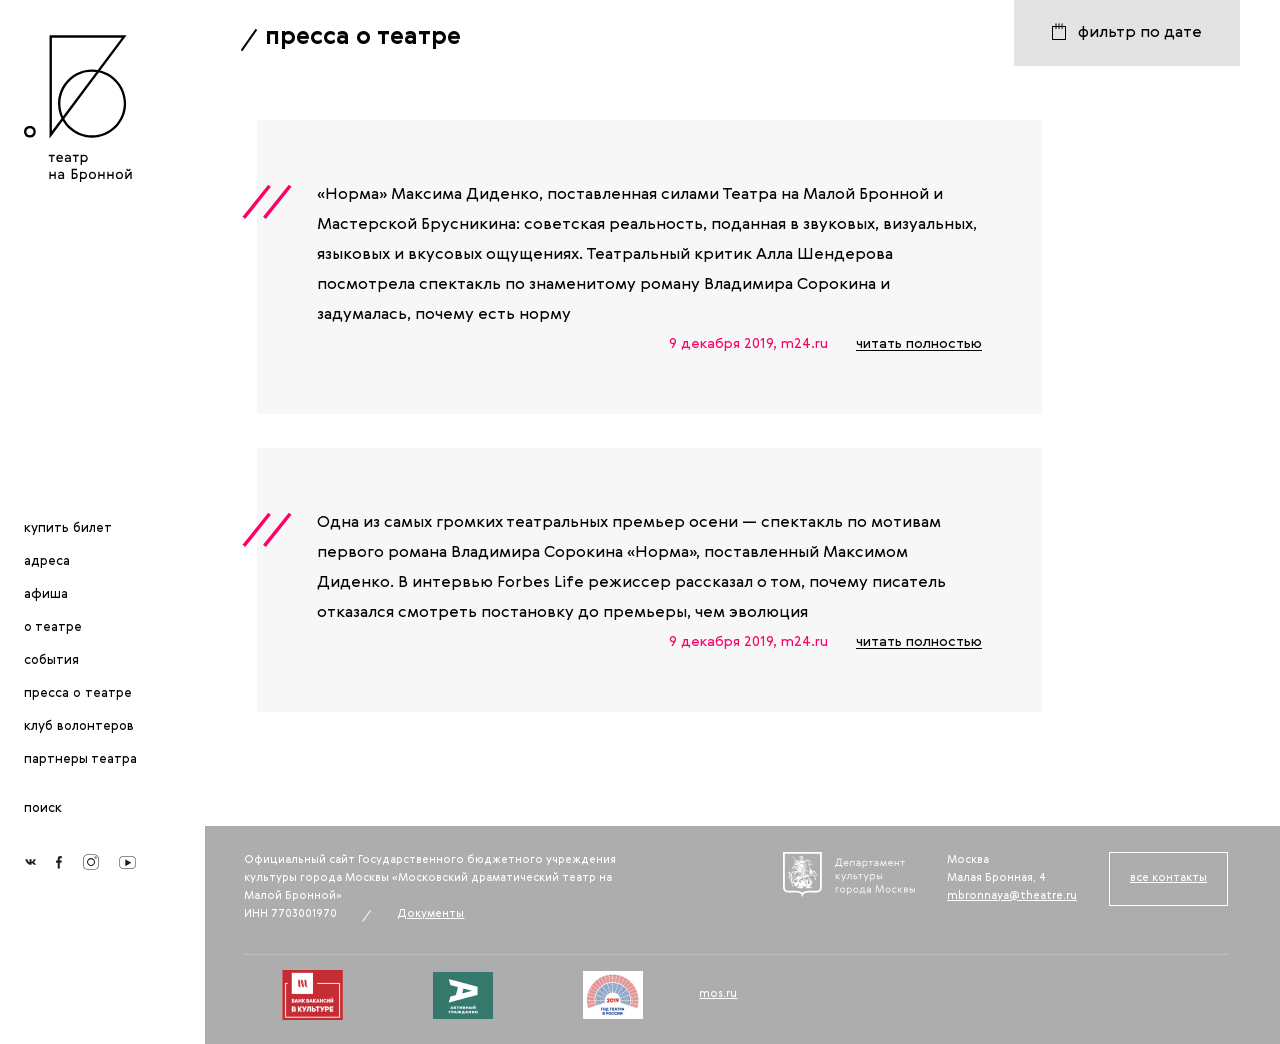
<file: press.html>
<html lang="en"><head><meta charset="UTF-8" /><meta name="viewport" content="width=device-width, initial-scale=1.0" /><title>Театр на Малой Бронной</title><meta name="description" /><meta name="keywords" /><meta http-equiv="X-UA-Compatible" content="ie=edge" /><meta name="format-detection" content="telephone=no" /><meta name="HandheldFriendly" content="true" /><link rel="stylesheet" href="style.css" /></head><body><header class="header"><a href="/" class="logo"><picture class="logo_image"><source srcset="src/img/logo-mobile.svg" media="(max-width: 767px)"></source><img src="src/img/logo.svg" /></picture><img src="src/img/logo-mobile-small.svg" class="logo_image__mobile-fixed" /></a><nav class="menu"><div class="menu-toggle"></div><div class="menu_content"><button class="menu_search-icon"></button><img src="src/img/logo-mobile-menu.svg" class="menu_logo" /><div class="search"><div id="search-close" class="search_close"></div><div class="search_fade"></div><div class="search_content"><input type="search" placeholder="поиск" required="true" class="search_input" /><div class="search_results"><a href="spectacle.html" class="search_result">макбет</a><a href="spectacle.html" class="search_result">леди макбет</a><a href="spectacle.html" class="search_result">макбет трагедия</a></div></div></div><a href="/" class="menu_link menu_link__mobile"><span class="menu_link-text">купить билет</span></a><a href="/" class="menu_link menu_link__mobile"><span class="menu_link-text">адреса</span></a><a href="/afisha.html" class="menu_link active"><span class="menu_link-text">афиша</span></a><a href="/about.html" class="menu_link"><span class="menu_link-text">о театре</span></a><a href="/events.html" class="menu_link"><span class="menu_link-text">события</span></a><a href="/press.html" class="menu_link"><span class="menu_link-text">пресса о&nbsp;театре</span></a><a href="/volunteers.html" class="menu_link"><span class="menu_link-text">клуб волонтеров</span></a><a href="/partners.html" class="menu_link"><span class="menu_link-text">партнеры театра</span></a><a href="/search.html" class="menu_link menu_link__indent"><span class="menu_link-text">поиск</span></a><div class="menu_social"><div class="social social__header"><div class="social_links"><a href="#" class="social_link social_link__vk"></a><a href="#" class="social_link social_link__fb"></a><a href="#" class="social_link social_link__insta"></a><a href="#" class="social_link social_link__youtube"></a></div></div></div></div></nav></header><main class="content"><span class="content_title">пресса о&nbsp;театре</span><div class="filters filters__fixed"><div class="filters_controls"><button class="filters_control"><img src="src/img/calendar.svg" class="filters_control-icon" /><span class="filters_control-text">фильтр по дате</span></button></div></div><div class="press press__big"><div class="quote"><p class="quote_text">«Норма» Максима Диденко, поставленная силами Театра на Малой Бронной и Мастерской Брусникина: советская реальность, поданная в звуковых, визуальных, языковых и вкусовых ощущениях. Театральный критик Алла Шендерова посмотрела спектакль по знаменитому роману Владимира Сорокина и задумалась, почему есть норму</p><span class="quote_date">9 декабря 2019, m24.ru</span><a href="#" class="quote_link">читать полностью</a></div><div class="quote"><p class="quote_text">Одна из самых громких театральных премьер осени — спектакль по мотивам первого романа Владимира Сорокина «Норма», поставленный Максимом Диденко. В интервью Forbes Life режиссер рассказал о том, почему писатель отказался смотреть постановку до премьеры, чем эволюция</p><span class="quote_date">9 декабря 2019, m24.ru</span><a href="#" class="quote_link">читать полностью</a></div></div></main><footer class="footer"><div class="footer_mobile"><div class="social"><span class="social_title">следите за нами в соцсетях</span><div class="social_links"><a href="#" class="social_link social_link__vk"></a><a href="#" class="social_link social_link__fb"></a><a href="#" class="social_link social_link__insta"></a><a href="#" class="social_link social_link__youtube"></a></div></div><div class="footer_menu"><a href="afisha.html" class="footer_menu-link">афиша</a><a href="/about.html" class="footer_menu-link">адреса</a><a href="#" class="footer_menu-link">купить билет</a><a href="#" class="footer_menu-link">схема зала</a><span class="footer_menu-link footer_menu-link__disabled">фотобанк</span><a href="volunteers.html" class="footer_menu-link">клуб волонтеров</a><a href="/partners.html" class="footer_menu-link">партнеры театра</a><a href="#" class="footer_menu-link">контакты</a></div></div><div class="footer_content"><div class="footer_columns"><div class="footer_column footer_column__flex"><img src="src/img/dkm.svg" class="footer_logo" /><div class="footer_contacts"><div class="footer_adress"><span>Москва</span><span>Малая Бронная, 4</span><a href="mailto:mbronnaya@theatre.ru">mbronnaya@theatre.ru</a></div><a class="footer_contacts-button">все контакты</a></div></div><div class="footer_column"><p class="footer_description">Официальный сайт Государственного бюджетного учреждения культуры города Москвы  «Московский драматический театр на Малой Бронной»</p><div class="footer_documents"><span class="footer_inn">ИНН 7703001970</span><a href="#" class="footer_documents-link">Документы</a></div></div></div><div class="footer_bottom"><img src="src/img/bank-of-vacancies.jpg" class="footer_bottom-image" /><img src="src/img/active-citizen.jpg" class="footer_bottom-image" /><img src="src/img/year-of-theatre.jpg" class="footer_bottom-image" /><a href="#" class="footer_outer-link">mos.ru</a></div></div></footer><script src="//s7.addthis.com/js/300/addthis_widget.js#pubid=ra-5642faf671d1921e" async="async"></script><script src="src/js/tiny-slider.min.js"></script><script src="src/js/main.js"></script><script src="src/js/about.js"></script></body></html>
</file>
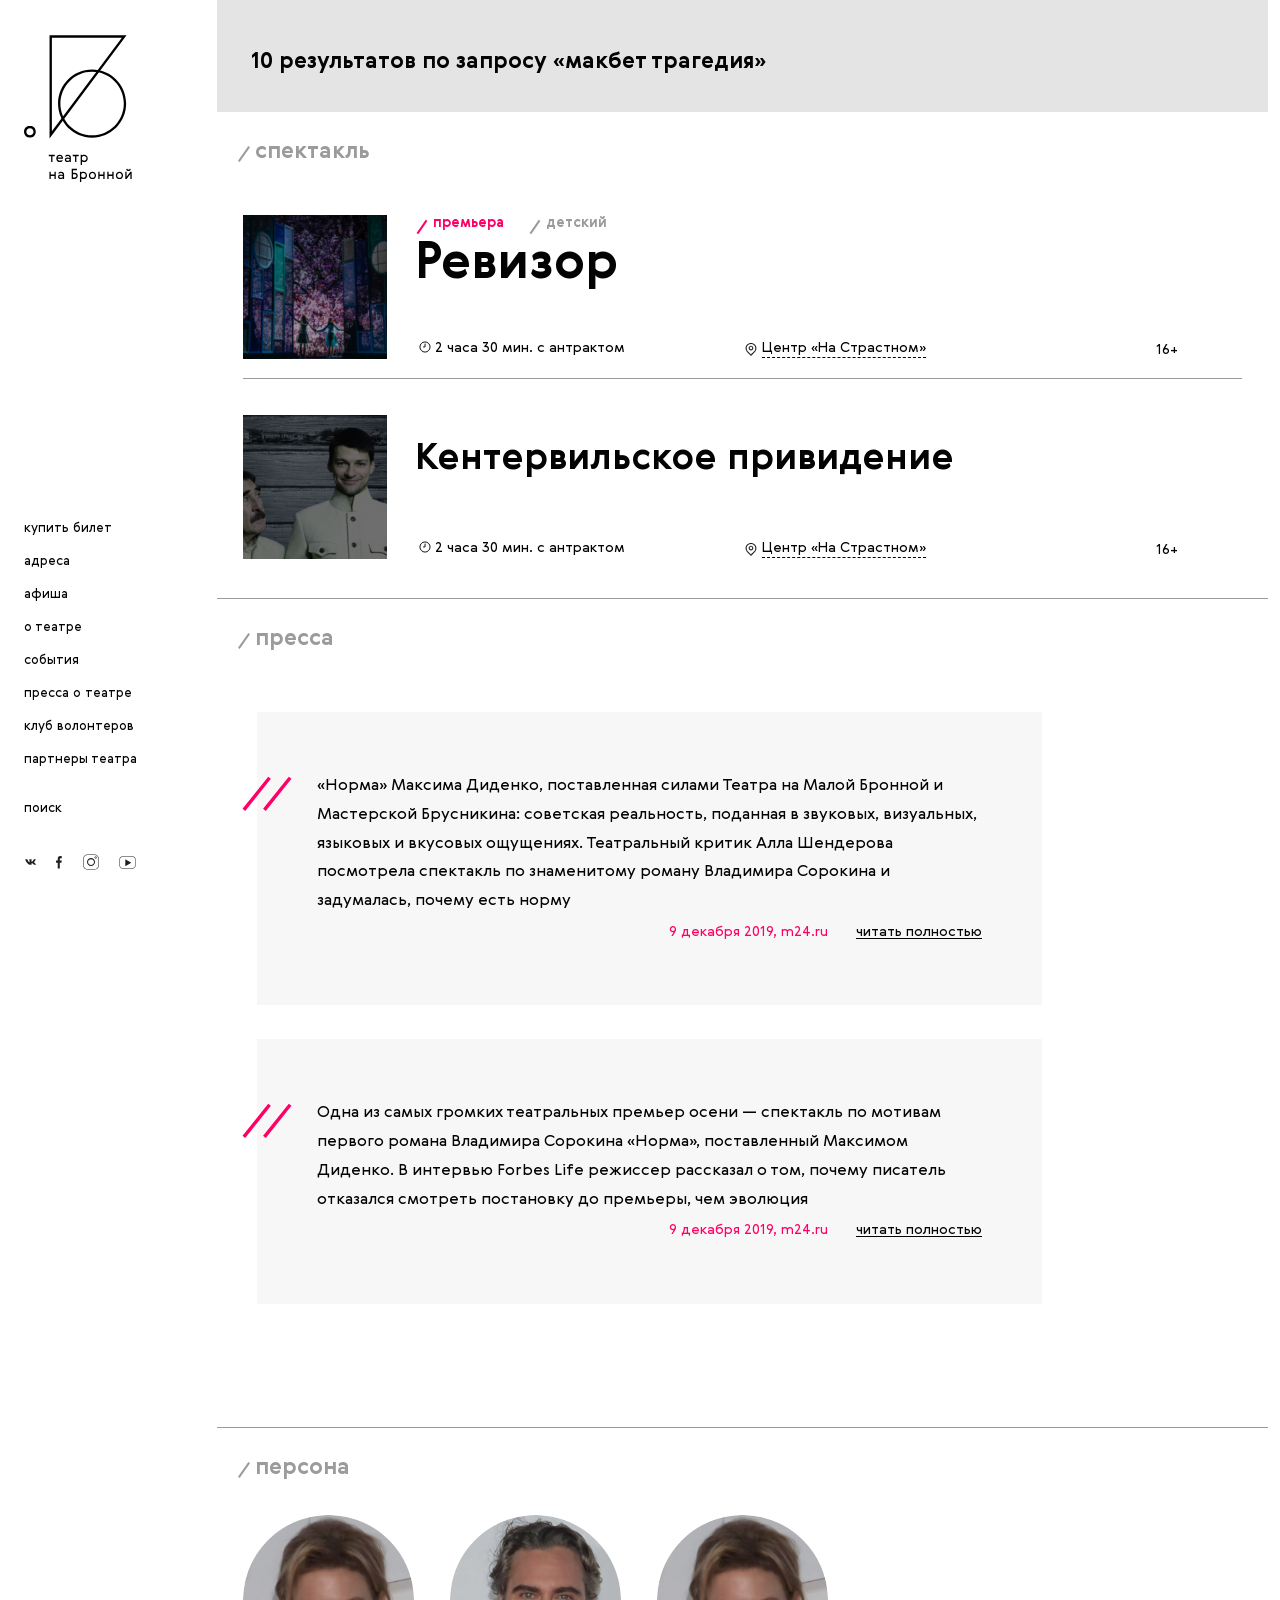
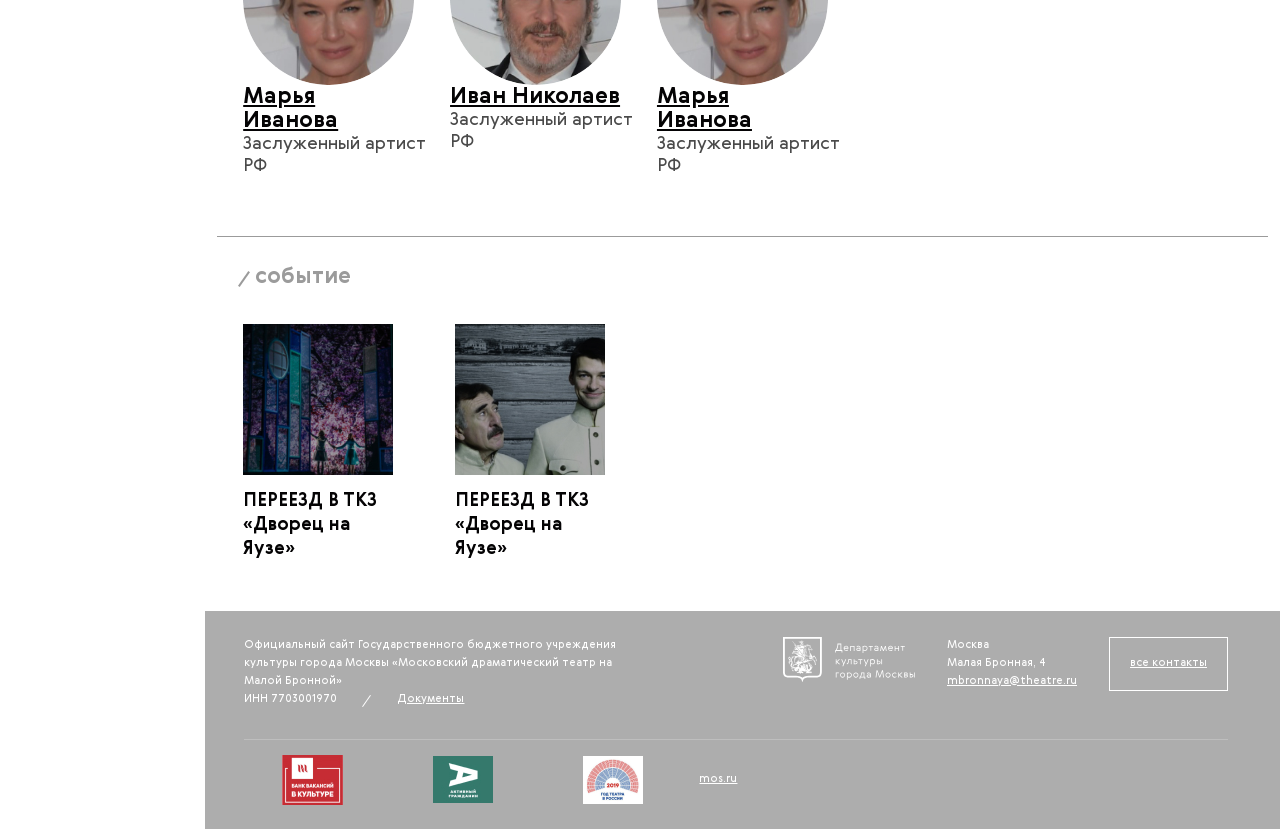
<file: search.html>
<html lang="en"><head><meta charset="UTF-8" /><meta name="viewport" content="width=device-width, initial-scale=1.0" /><title>Театр на Малой Бронной</title><meta name="description" /><meta name="keywords" /><meta http-equiv="X-UA-Compatible" content="ie=edge" /><meta name="format-detection" content="telephone=no" /><meta name="HandheldFriendly" content="true" /><link rel="stylesheet" href="style.css" /></head><body><header class="header"><a href="/" class="logo"><picture class="logo_image"><source srcset="src/img/logo-mobile.svg" media="(max-width: 767px)"></source><img src="src/img/logo.svg" /></picture><img src="src/img/logo-mobile-small.svg" class="logo_image__mobile-fixed" /></a><nav class="menu"><div class="menu-toggle"></div><div class="menu_content"><button id="search-button" class="menu_search-icon"></button><img src="src/img/logo-mobile-menu.svg" class="menu_logo" /><div class="search"><div class="search_fade"></div><div class="search_content"><div id="search-clear" class="search_clear"></div><button id="search-close" class="search_close"></button><input type="search" placeholder="поиск" required="true" id="searchInput" class="search_input" /><div class="search_results"><a href="spectacle.html" class="search_result">макбет</a><a href="spectacle.html" class="search_result">леди макбет</a><a href="spectacle.html" class="search_result">макбет трагедия</a></div></div></div><a href="/" class="menu_link menu_link__mobile"><span class="menu_link-text">купить билет</span></a><a href="/" class="menu_link menu_link__mobile"><span class="menu_link-text">адреса</span></a><a href="/afisha.html" class="menu_link active"><span class="menu_link-text">афиша</span></a><a href="/about.html" class="menu_link"><span class="menu_link-text">о театре</span></a><a href="/events.html" class="menu_link"><span class="menu_link-text">события</span></a><a href="/press.html" class="menu_link"><span class="menu_link-text">пресса о&nbsp;театре</span></a><a href="/volunteers.html" class="menu_link"><span class="menu_link-text">клуб волонтеров</span></a><a href="/partners.html" class="menu_link"><span class="menu_link-text">партнеры театра</span></a><a class="menu_link menu_link__indent menu_link__search"><span class="menu_link-text">поиск</span></a><div class="menu_social"><div class="social social__header"><div class="social_links"><a href="#" class="social_link social_link__vk"></a><a href="#" class="social_link social_link__fb"></a><a href="#" class="social_link social_link__insta"></a><a href="#" class="social_link social_link__youtube"></a></div></div></div></div></nav></header><main class="content"><span class="content_title content_title__mobile-only">поиск</span><div class="search-results"><span class="search-results_header">10 результатов по запросу «макбет трагедия»</span><span class="search-results_title search-results_title__small-indent">спектакль</span><div class="search-results_section"><div class="spectacles spectacles__line"><div class="spectacle spectacle__line"><a href="spectacle.html" class="spectacle_image-wrapper"><img src="src/img/temp/spectacle-rect-1.jpg" class="spectacle_image" /></a><div class="spectacle_content"><div class="spectacle_content-column"><div class="spectacle_tags"><span class="spectacle_tag spectacle_tag__bright">премьера</span><span class="spectacle_tag">детский</span></div><a href="spectacle.html" class="spectacle_header"><h2 class="spectacle_title"><span class="spectacle_title-text">Ревизор</span></h2></a><div class="spectacle_info"><span class="spectacle_duration">2 часа 30 мин. с антрактом</span><a href="#" class="spectacle_adress">Центр «На Страстном»</a><div class="spectacle_info-rating">16+</div></div></div></div></div><div class="spectacle spectacle__line"><a href="spectacle.html" class="spectacle_image-wrapper"><img src="src/img/temp/spectacle-rect-3.jpg" class="spectacle_image" /></a><div class="spectacle_content"><div class="spectacle_content-column"><a href="spectacle.html" class="spectacle_header"><h2 class="spectacle_title"><span class="spectacle_title-text">Кентервильское привидение</span></h2></a><div class="spectacle_info"><span class="spectacle_duration">2 часа 30 мин. с антрактом</span><a href="#" class="spectacle_adress">Центр «На Страстном»</a><div class="spectacle_info-rating">16+</div></div></div></div></div></div></div><span class="search-results_title search-results_title__small-indent">пресса</span><div class="search-results_section"><div class="press press__big"><div class="quote"><p class="quote_text">«Норма» Максима Диденко, поставленная силами Театра на Малой Бронной и Мастерской Брусникина: советская реальность, поданная в звуковых, визуальных, языковых и вкусовых ощущениях. Театральный критик Алла Шендерова посмотрела спектакль по знаменитому роману Владимира Сорокина и задумалась, почему есть норму</p><span class="quote_date">9 декабря 2019, m24.ru</span><a href="#" class="quote_link">читать полностью</a></div><div class="quote"><p class="quote_text">Одна из самых громких театральных премьер осени — спектакль по мотивам первого романа Владимира Сорокина «Норма», поставленный Максимом Диденко. В интервью Forbes Life режиссер рассказал о том, почему писатель отказался смотреть постановку до премьеры, чем эволюция</p><span class="quote_date">9 декабря 2019, m24.ru</span><a href="#" class="quote_link">читать полностью</a></div></div></div><span class="search-results_title">персона</span><div class="search-results_section"><div class="people people__five"><div class="people_items"><a href="/person.html" class="people_item"><img src="src/img/temp/people-1.jpg" class="people_item-image" /><span class="people_item-title">Марья Иванова</span><span class="people_item-subtitle">Заслуженный артист РФ</span></a><a href="/person.html" class="people_item"><img src="src/img/temp/people-2.jpg" class="people_item-image" /><span class="people_item-title">Иван Николаев</span><span class="people_item-subtitle">Заслуженный артист РФ</span></a><a href="/person.html" class="people_item"><img src="src/img/temp/people-1.jpg" class="people_item-image" /><span class="people_item-title">Марья Иванова</span><span class="people_item-subtitle">Заслуженный артист РФ</span></a></div></div></div><span class="search-results_title">событие</span><div class="search-results_section"><div class="events events__small"><div class="events_list"><a class="events_item"><div class="events_item-image-wrapper"><img src="src/img/temp/event-small-1.jpg" class="events_item-image" /></div><span class="events_item-title">ПЕРЕЕЗД В ТКЗ «Дворец на Яузе»</span></a><a class="events_item"><div class="events_item-image-wrapper"><img src="src/img/temp/event-small-2.jpg" class="events_item-image" /></div><span class="events_item-title">ПЕРЕЕЗД В ТКЗ «Дворец на Яузе»</span></a></div></div></div></div></main><footer class="footer"><div class="footer_mobile"><div class="social"><span class="social_title">следите за нами в соцсетях</span><div class="social_links"><a href="#" class="social_link social_link__vk"></a><a href="#" class="social_link social_link__fb"></a><a href="#" class="social_link social_link__insta"></a><a href="#" class="social_link social_link__youtube"></a></div></div><div class="footer_menu"><a href="afisha.html" class="footer_menu-link">афиша</a><a href="/about.html" class="footer_menu-link">адреса</a><a href="#" class="footer_menu-link">купить билет</a><a href="#" class="footer_menu-link">схема зала</a><span class="footer_menu-link footer_menu-link__disabled">фотобанк</span><a href="volunteers.html" class="footer_menu-link">клуб волонтеров</a><a href="/partners.html" class="footer_menu-link">партнеры театра</a><a href="#" class="footer_menu-link">контакты</a></div></div><div class="footer_content"><div class="footer_columns"><div class="footer_column footer_column__flex"><img src="src/img/dkm.svg" class="footer_logo" /><div class="footer_contacts"><div class="footer_adress"><span>Москва</span><span>Малая Бронная, 4</span><a href="mailto:mbronnaya@theatre.ru">mbronnaya@theatre.ru</a></div><a class="footer_contacts-button">все контакты</a></div></div><div class="footer_column"><p class="footer_description">Официальный сайт Государственного бюджетного учреждения культуры города Москвы  «Московский драматический театр на Малой Бронной»</p><div class="footer_documents"><span class="footer_inn">ИНН 7703001970</span><a href="#" class="footer_documents-link">Документы</a></div></div></div><div class="footer_bottom"><img src="src/img/bank-of-vacancies.jpg" class="footer_bottom-image" /><img src="src/img/active-citizen.jpg" class="footer_bottom-image" /><img src="src/img/year-of-theatre.jpg" class="footer_bottom-image" /><a href="#" class="footer_outer-link">mos.ru</a></div></div></footer><script src="//s7.addthis.com/js/300/addthis_widget.js#pubid=ra-5642faf671d1921e" async="async"></script><script src="src/js/tiny-slider.min.js"></script><script src="src/js/main.js"></script><script src="src/js/about.js"></script></body></html>
</file>
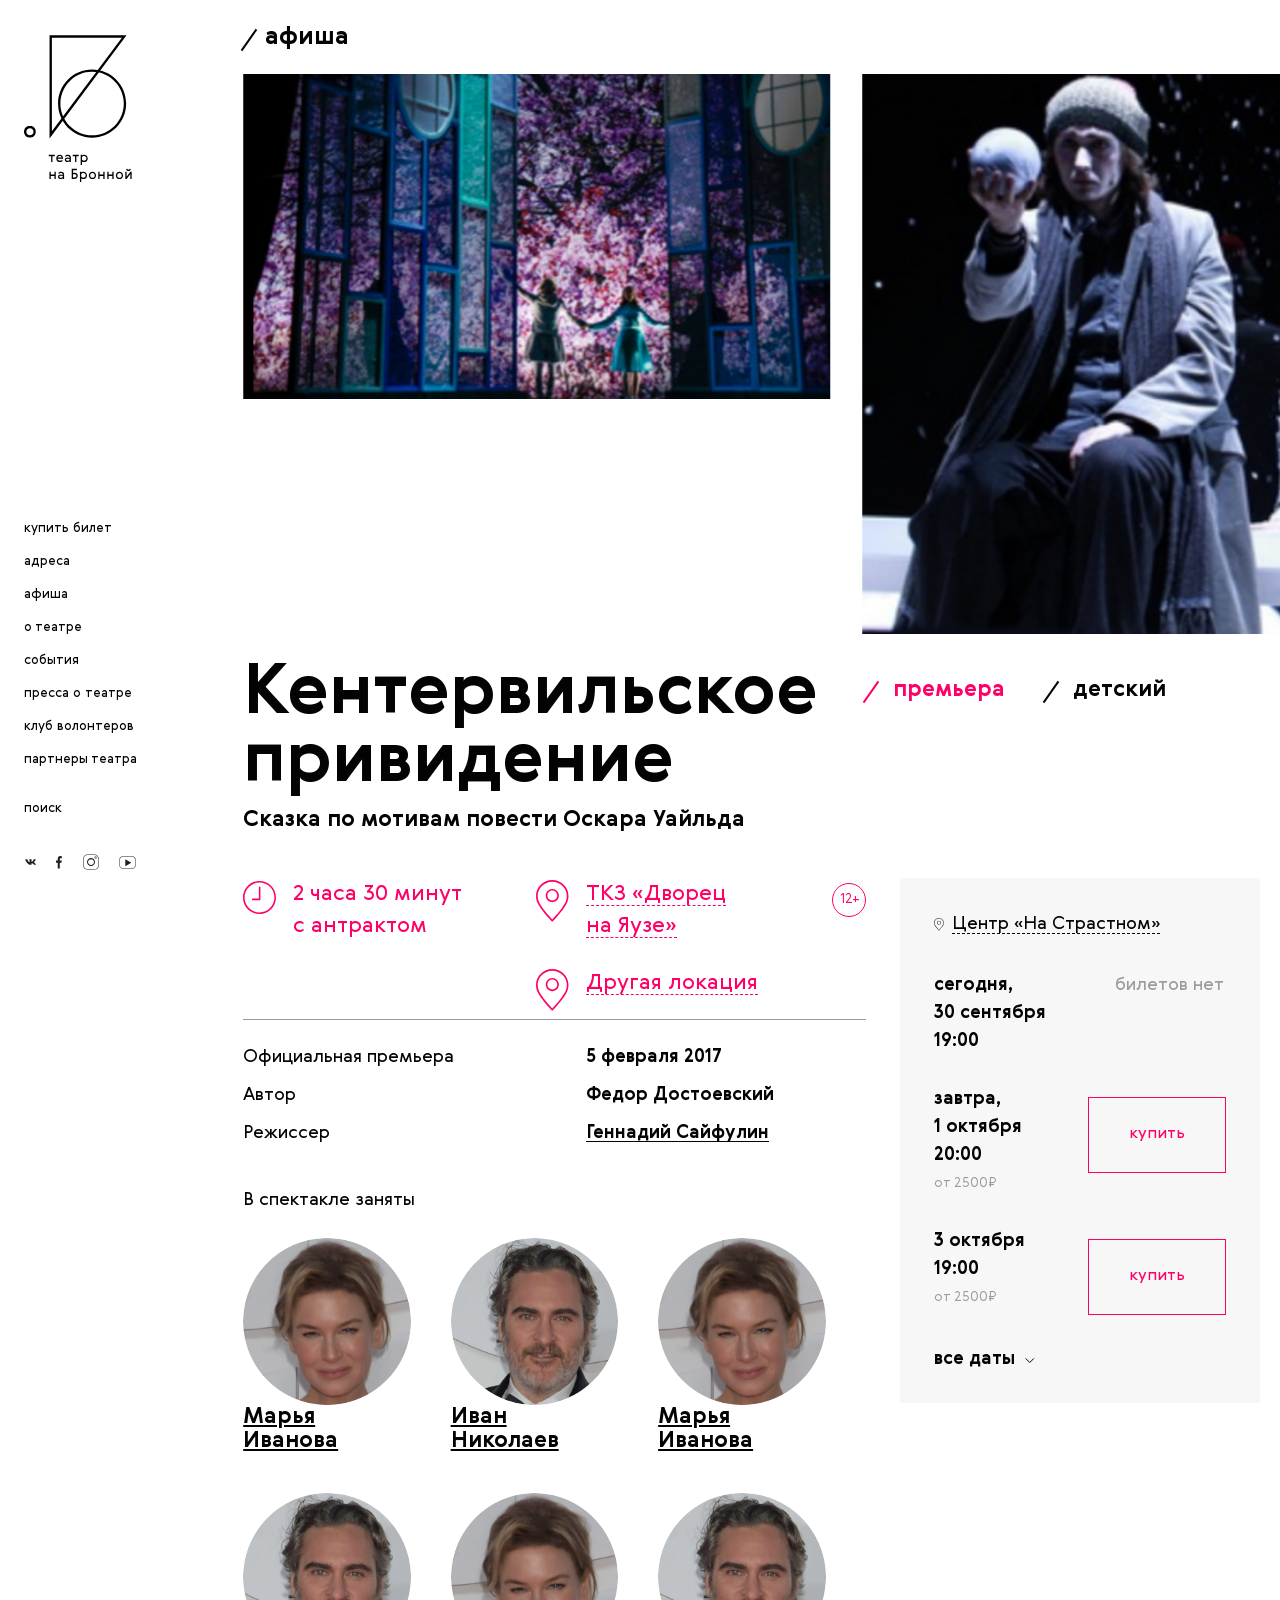
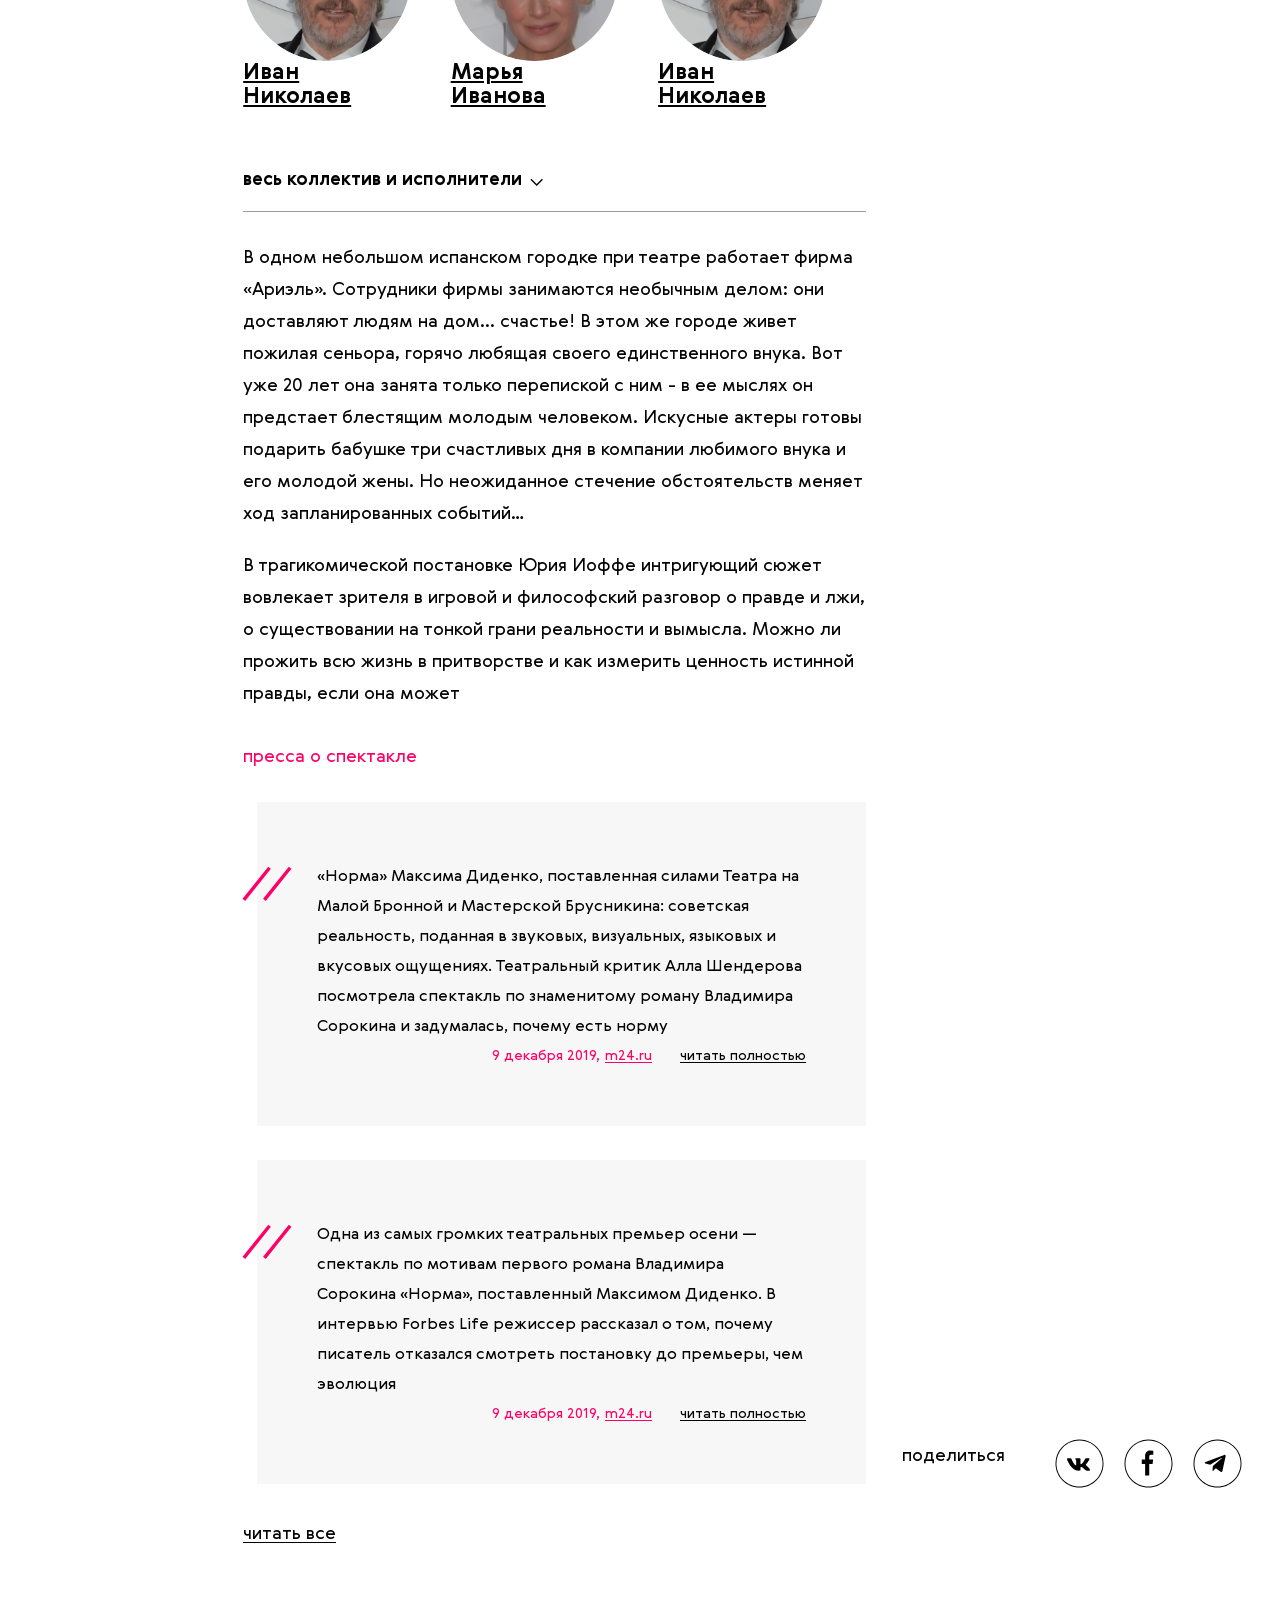
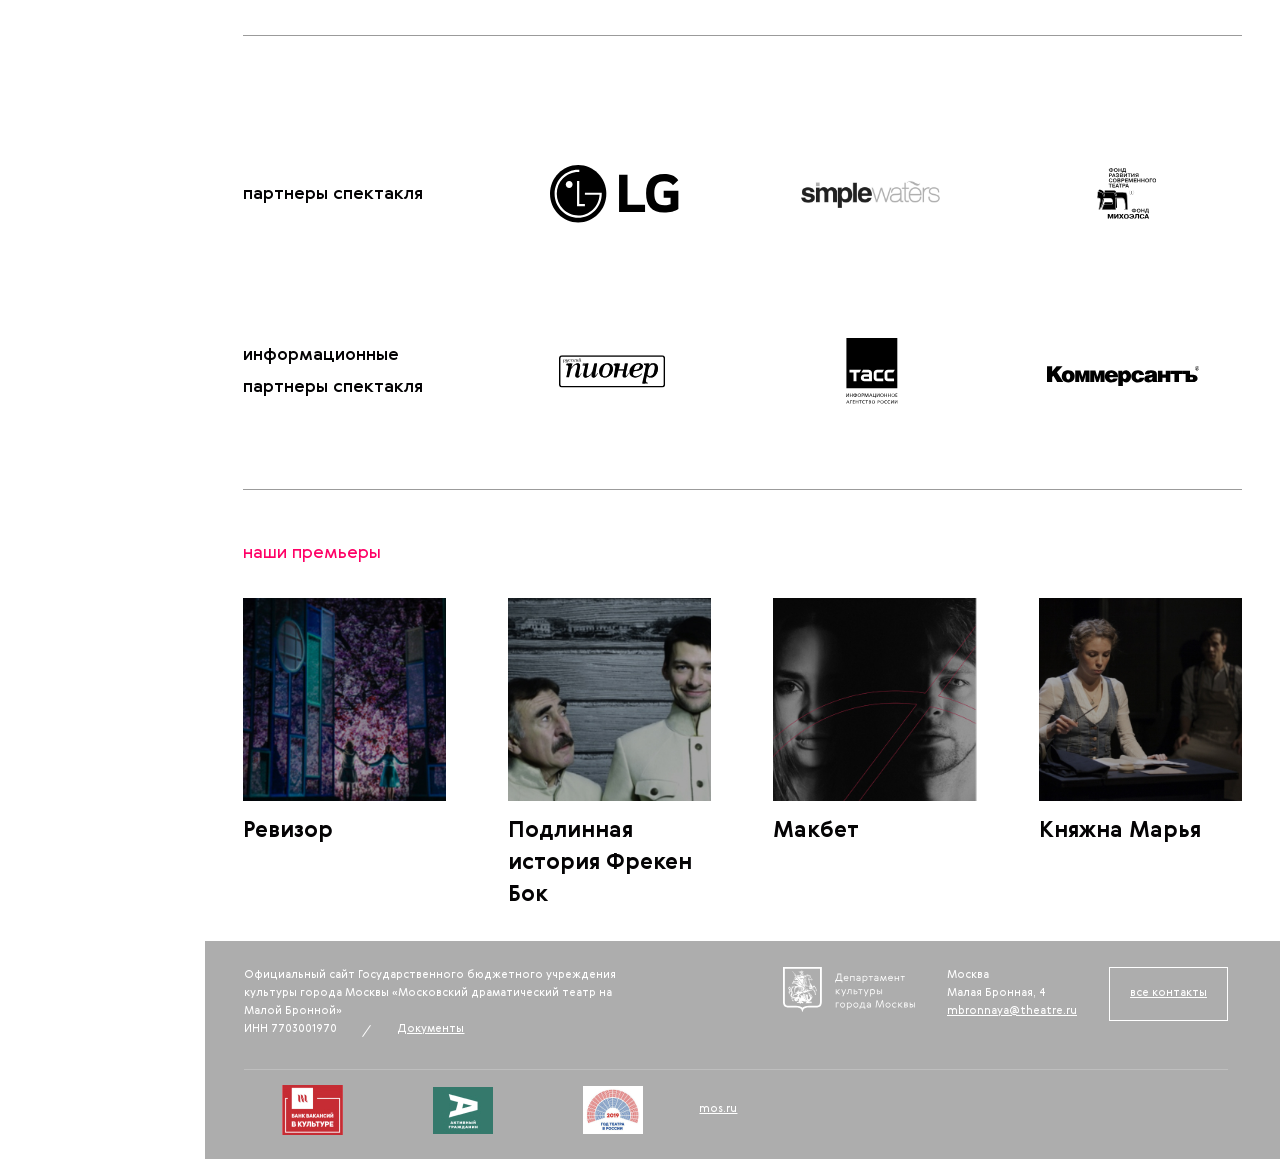
<file: spectacle.html>
<html lang="en"><head><meta charset="UTF-8" /><meta name="viewport" content="width=device-width, initial-scale=1.0" /><title>Театр на Малой Бронной</title><meta name="description" /><meta name="keywords" /><meta http-equiv="X-UA-Compatible" content="ie=edge" /><meta name="format-detection" content="telephone=no" /><meta name="HandheldFriendly" content="true" /><link rel="stylesheet" href="style.css" /></head><body><header class="header"><a href="/" class="logo"><picture class="logo_image"><source srcset="src/img/logo-mobile.svg" media="(max-width: 767px)"></source><img src="src/img/logo.svg" /></picture><img src="src/img/logo-mobile-small.svg" class="logo_image__mobile-fixed" /></a><nav class="menu"><div class="menu-toggle"></div><div class="menu_content"><button class="menu_search-icon"></button><img src="src/img/logo-mobile-menu.svg" class="menu_logo" /><div class="search"><div id="search-close" class="search_close"></div><div class="search_fade"></div><div class="search_content"><input type="search" placeholder="поиск" required="true" class="search_input" /><div class="search_results"><a href="spectacle.html" class="search_result">макбет</a><a href="spectacle.html" class="search_result">леди макбет</a><a href="spectacle.html" class="search_result">макбет трагедия</a></div></div></div><a href="/" class="menu_link menu_link__mobile"><span class="menu_link-text">купить билет</span></a><a href="/" class="menu_link menu_link__mobile"><span class="menu_link-text">адреса</span></a><a href="/afisha.html" class="menu_link active"><span class="menu_link-text">афиша</span></a><a href="/about.html" class="menu_link"><span class="menu_link-text">о театре</span></a><a href="/events.html" class="menu_link"><span class="menu_link-text">события</span></a><a href="/press.html" class="menu_link"><span class="menu_link-text">пресса о&nbsp;театре</span></a><a href="/volunteers.html" class="menu_link"><span class="menu_link-text">клуб волонтеров</span></a><a href="/partners.html" class="menu_link"><span class="menu_link-text">партнеры театра</span></a><a href="/search.html" class="menu_link menu_link__indent"><span class="menu_link-text">поиск</span></a><div class="menu_social"><div class="social social__header"><div class="social_links"><a href="#" class="social_link social_link__vk"></a><a href="#" class="social_link social_link__fb"></a><a href="#" class="social_link social_link__insta"></a><a href="#" class="social_link social_link__youtube"></a></div></div></div></div></nav></header><main class="content"><span class="content_title">афиша</span><div class="event"><div class="event_slider-wrapper"><div class="event_tags"><a href="/" class="event_tag event_tag__bright">премьера</a><a href="/" class="event_tag">детский</a></div><div id="slider" class="slider"><div class="slider_track"><div class="slider_item"><div class="slider_image-wrapper"><div data-image-count="1" class="slider_image-open"></div><img src="src/img/temp/event-1.jpg" class="slider_image" /><div class="slider_info">В этом же городе живет пожилая сеньора, горячо любящая своего единственного внука<div class="slider_info-count">1 / 4</div></div></div></div><div class="slider_item"><div class="slider_image-wrapper"><div data-image-count="2" class="slider_image-open"></div><img src="src/img/temp/event-2.jpg" class="slider_image" /><div class="slider_info">В этом же городе живет пожилая сеньора, горячо любящая своего единственного внука<div class="slider_info-count">2 / 4</div></div></div></div><div class="slider_item"><div class="slider_image-wrapper"><div data-image-count="3" class="slider_image-open"></div><img src="src/img/temp/event-1.jpg" class="slider_image" /><div class="slider_info">В этом же городе живет пожилая сеньора, горячо любящая своего единственного внука<div class="slider_info-count">3 / 4</div></div></div></div><div class="slider_item"><div class="slider_image-wrapper"><div data-image-count="4" class="slider_image-open"></div><img src="src/img/temp/event-2.jpg" class="slider_image" /><div class="slider_info">В этом же городе живет пожилая сеньора, горячо любящая своего единственного внука<div class="slider_info-count">4 / 4</div></div></div></div></div></div></div><div class="event_header"><h1 class="event_title">Кентервильское привидение</h1><p class="event_subtitle">Сказка по мотивам повести Оскара Уайльда</p></div><div class="event_content"><div class="event_main-info"><div class="event_info"><div class="event_info-column"><span class="event_duration">2 часа 30 минут с&nbsp;антрактом</span></div><div class="event_info-column"><span class="event_adress"><a href="#" class="event_adress-link">ТКЗ «Дворец на&nbsp;Яузе»</a></span><span class="event_adress"><a href="#" class="event_adress-link">Другая локация</a></span></div><div class="event_rating">12+</div></div><table class="event_meta"><tbody><tr><td>Официальная премьера</td><td>5 февраля 2017</td></tr><tr><td>Автор</td><td>Федор Достоевский</td></tr><tr><td>Режиссер</td><td><a href="#">Геннадий Сайфулин</a></td></tr></tbody><tbody class="event_hided-info"><tr><td>Автор</td><td>Федор Достоевский</td></tr><tr><td>Режиссер</td><td><a href="#">Геннадий Сайфулин</a></td></tr></tbody></table><div class="people people__small"><span class="people_title">В спектакле заняты</span><div class="people_items"><a href="/person.html" class="people_item"><img src="src/img/temp/people-1.jpg" class="people_item-image" /><span class="people_item-title">Марья Иванова</span></a><a href="/person.html" class="people_item"><img src="src/img/temp/people-2.jpg" class="people_item-image" /><span class="people_item-title">Иван Николаев</span></a><a href="/person.html" class="people_item"><img src="src/img/temp/people-1.jpg" class="people_item-image" /><span class="people_item-title">Марья Иванова</span></a><a href="/person.html" class="people_item"><img src="src/img/temp/people-2.jpg" class="people_item-image" /><span class="people_item-title">Иван Николаев</span></a><a href="/person.html" class="people_item"><img src="src/img/temp/people-1.jpg" class="people_item-image" /><span class="people_item-title">Марья Иванова</span></a><a href="/person.html" class="people_item"><img src="src/img/temp/people-2.jpg" class="people_item-image" /><span class="people_item-title">Иван Николаев</span></a></div><div class="people_items event_hided-info"><a href="/person.html" class="people_item"><img src="src/img/temp/people-1.jpg" class="people_item-image" /><span class="people_item-title">Марья Иванова</span></a><a href="/person.html" class="people_item"><img src="src/img/temp/people-2.jpg" class="people_item-image" /><span class="people_item-title">Иван Николаев</span></a><a href="/person.html" class="people_item"><img src="src/img/temp/people-1.jpg" class="people_item-image" /><span class="people_item-title">Марья Иванова</span></a></div></div><button class="event_info-more">весь коллектив и исполнители<div class="event_info-more-arrow"></div></button></div><div class="event_tickets"><div class="tickets"><span class="tickets_adress"><a href="#" class="tickets_adress-link">Центр «На Страстном»</a></span><div class="tickets_row"><div class="tickets_cell"><span class="tickets_title">сегодня,<span>30 сентября</span><span class="tickets_time">19:00</span></span></div><div class="tickets_cell"><span class="tickets_unavailible">билетов нет</span></div></div><div class="tickets_row"><div class="tickets_cell"><span class="tickets_title">завтра,<span>1 октября</span><span class="tickets_time">20:00</span></span><span class="tickets_price">от 2500₽</span></div><div class="tickets_cell"><button class="tickets_button">купить</button></div></div><div class="tickets_row"><div class="tickets_cell"><span class="tickets_title"><span>3 октября</span><span class="tickets_time">19:00</span></span><span class="tickets_price">от 2500₽</span></div><div class="tickets_cell"><button class="tickets_button">купить</button></div></div><div class="tickets_row tickets_row__hidden"><div class="tickets_cell"><span class="tickets_title"><span>3 октября</span><span class="tickets_time">19:00</span></span><span class="tickets_price">от 2500₽</span></div><div class="tickets_cell"><button class="tickets_button">купить</button></div></div><button class="tickets_more">все даты<div class="tickets_more-arrow"></div></button></div></div><div class="event_description"><p>В одном небольшом испанском городке при театре работает фирма «Ариэль». Сотрудники фирмы занимаются необычным делом: они доставляют людям на дом... счастье! В этом же городе живет пожилая сеньора, горячо любящая своего единственного внука. Вот уже 20 лет она занята только перепиской с ним - в ее мыслях он предстает блестящим молодым человеком. Искусные актеры готовы подарить бабушке три счастливых дня в компании любимого внука и его молодой жены. Но неожиданное стечение обстоятельств меняет ход запланированных событий…</p><p>В трагикомической постановке Юрия Иоффе интригующий сюжет вовлекает зрителя в игровой и философский разговор о правде и лжи, о существовании на тонкой грани реальности и вымысла. Можно ли прожить всю жизнь в притворстве и как измерить ценность истинной правды, если она может</p></div><div class="press"><span class="press_title">пресса о спектакле</span><div class="quote"><p class="quote_text">«Норма» Максима Диденко, поставленная силами Театра на Малой Бронной и Мастерской Брусникина: советская реальность, поданная в звуковых, визуальных, языковых и вкусовых ощущениях. Театральный критик Алла Шендерова посмотрела спектакль по знаменитому роману Владимира Сорокина и задумалась, почему есть норму</p><span class="quote_date">9 декабря 2019,<a href="m24.ru" class="quote_media-link">m24.ru</a></span><a href="#" class="quote_link">читать полностью</a></div><div class="quote"><p class="quote_text">Одна из самых громких театральных премьер осени — спектакль по мотивам первого романа Владимира Сорокина «Норма», поставленный Максимом Диденко. В интервью Forbes Life режиссер рассказал о том, почему писатель отказался смотреть постановку до премьеры, чем эволюция</p><span class="quote_date">9 декабря 2019,<a href="m24.ru" class="quote_media-link">m24.ru</a></span><a href="#" class="quote_link">читать полностью</a></div><a href="/press.html" class="press_all">читать все</a></div><div class="event_share"><div class="share"><div class="share_title">поделиться</div><div class="share_items"><a href="https://vk.com/share.php?url={XXX}" class="share_item"><img src="src/img/share-vk.svg" class="share_icon" /></a><a href="https://t.me/share/url?url={XXX}" class="share_item"><img src="src/img/share-fb.svg" class="share_icon" /></a><a href="https://www.facebook.com/sharer/sharer.php?u={XXX}" class="share_item"><img src="src/img/share-t.svg" class="share_icon" /></a></div></div></div></div><div class="partners"><div class="partners_list"><span class="partners_list-title">партнеры спектакля</span><a href="#" target="__blank" class="partners_item"><img src="src/img/partners/lg.svg" class="partners_image" /></a><a href="#" target="__blank" class="partners_item"><img src="src/img/partners/simple-waters.svg" class="partners_image" /></a><a href="#" target="__blank" class="partners_item"><img src="src/img/partners/mihoels.svg" class="partners_image" /></a></div><div class="partners_list"><span class="partners_list-title">информационные партнеры спектакля</span><a href="#" target="__blank" class="partners_item"><img src="src/img/partners/pioner.svg" class="partners_image" /></a><a href="#" target="__blank" class="partners_item"><img src="src/img/partners/tass.svg" class="partners_image" /></a><a href="#" target="__blank" class="partners_item"><img src="src/img/partners/kommersatnt.svg" class="partners_image" /></a></div></div><div class="event_fixed-button-wrapper"><button class="event_fixed-button">купить билет</button></div></div><div class="events"><span class="events_title">наши премьеры</span><div class="events_list"><a class="events_item"><div class="events_item-image-wrapper"><img src="src/img/temp/event-small-1.jpg" class="events_item-image" /></div><span class="events_item-title">Ревизор</span></a><a class="events_item"><div class="events_item-image-wrapper"><img src="src/img/temp/event-small-2.jpg" class="events_item-image" /></div><span class="events_item-title">Подлинная история Фрекен Бок</span></a><a class="events_item"><div class="events_item-image-wrapper"><img src="src/img/temp/event-small-3.jpg" class="events_item-image" /></div><span class="events_item-title">Макбет</span></a><a class="events_item"><div class="events_item-image-wrapper"><img src="src/img/temp/event-small-4.jpg" class="events_item-image" /></div><span class="events_item-title">Княжна Марья</span></a></div></div></main><div class="gallery-popup"><button class="gallery-popup_close"></button><div id="slider-gallery" class="slider slider__gallery"><div class="slider_counter"></div><div class="slider_track"><div class="slider_item"><div class="slider_image-gallery-wrapper"><img src="src/img/temp/event-popup-1.jpg" class="slider_image" /></div><div class="slider_item-content"><span class="slider_text">В этом же городе живет пожилая сеньора, горячо любящая своего единственного внука. В этом же городе живет пожилая сеньора, горячо любящая своего единственного внука.</span><button class="slider_share-button">поделиться</button></div></div><div class="slider_item"><div class="slider_image-gallery-wrapper"><img src="src/img/temp/event-popup-2.jpg" class="slider_image" /></div><div class="slider_item-content"><span class="slider_text">В этом же городе живет пожилая сеньора, горячо любящая своего единственного внука.</span><button class="slider_share-button">поделиться</button></div></div><div class="slider_item"><div class="slider_image-gallery-wrapper"><img src="src/img/temp/event-popup-3.jpg" class="slider_image" /></div><div class="slider_item-content"><span class="slider_text">В этом же городе живет пожилая сеньора, горячо любящая своего единственного внука. В этом же городе живет пожилая сеньора, горячо любящая своего единственного внука.</span><button class="slider_share-button">поделиться</button></div></div><div class="slider_item"><div class="slider_image-gallery-wrapper"><img src="src/img/temp/event-popup-1.jpg" class="slider_image" /></div><div class="slider_item-content"><span class="slider_text">В этом же городе живет пожилая сеньора, горячо любящая своего единственного внука.</span><button class="slider_share-button">поделиться</button></div></div></div></div></div><footer class="footer"><div class="footer_mobile"><div class="social"><span class="social_title">следите за нами в соцсетях</span><div class="social_links"><a href="#" class="social_link social_link__vk"></a><a href="#" class="social_link social_link__fb"></a><a href="#" class="social_link social_link__insta"></a><a href="#" class="social_link social_link__youtube"></a></div></div><div class="footer_menu"><a href="afisha.html" class="footer_menu-link">афиша</a><a href="/about.html" class="footer_menu-link">адреса</a><a href="#" class="footer_menu-link">купить билет</a><a href="#" class="footer_menu-link">схема зала</a><span class="footer_menu-link footer_menu-link__disabled">фотобанк</span><a href="volunteers.html" class="footer_menu-link">клуб волонтеров</a><a href="/partners.html" class="footer_menu-link">партнеры театра</a><a href="#" class="footer_menu-link">контакты</a></div></div><div class="footer_content"><div class="footer_columns"><div class="footer_column footer_column__flex"><img src="src/img/dkm.svg" class="footer_logo" /><div class="footer_contacts"><div class="footer_adress"><span>Москва</span><span>Малая Бронная, 4</span><a href="mailto:mbronnaya@theatre.ru">mbronnaya@theatre.ru</a></div><a class="footer_contacts-button">все контакты</a></div></div><div class="footer_column"><p class="footer_description">Официальный сайт Государственного бюджетного учреждения культуры города Москвы  «Московский драматический театр на Малой Бронной»</p><div class="footer_documents"><span class="footer_inn">ИНН 7703001970</span><a href="#" class="footer_documents-link">Документы</a></div></div></div><div class="footer_bottom"><img src="src/img/bank-of-vacancies.jpg" class="footer_bottom-image" /><img src="src/img/active-citizen.jpg" class="footer_bottom-image" /><img src="src/img/year-of-theatre.jpg" class="footer_bottom-image" /><a href="#" class="footer_outer-link">mos.ru</a></div></div></footer><script src="src/js/tiny-slider.min.js"></script><script src="src/js/main.js"></script><script src="src/js/event.js"></script><script src="src/js/gallery-popup.js"></script></body></html>
</file>
<file: style.css>
@charset "UTF-8";
/* basic */
/*! normalize.css v8.0.1 | MIT License | github.com/necolas/normalize.css */
/* Document
   ========================================================================== */
/**
 * 1. Correct the line height in all browsers.
 * 2. Prevent adjustments of font size after orientation changes in iOS.
 */
html {
  line-height: 1.15;
  /* 1 */
  -webkit-text-size-adjust: 100%;
  /* 2 */
}

/* Sections
   ========================================================================== */
/**
 * Remove the margin in all browsers.
 */
body {
  margin: 0;
}

/**
 * Render the `main` element consistently in IE.
 */
main {
  display: block;
}

/**
 * Correct the font size and margin on `h1` elements within `section` and
 * `article` contexts in Chrome, Firefox, and Safari.
 */
h1 {
  font-size: 2em;
  margin: 0.67em 0;
}

/* Grouping content
   ========================================================================== */
/**
 * 1. Add the correct box sizing in Firefox.
 * 2. Show the overflow in Edge and IE.
 */
hr {
  -webkit-box-sizing: content-box;
  box-sizing: content-box;
  /* 1 */
  height: 0;
  /* 1 */
  overflow: visible;
  /* 2 */
}

/**
 * 1. Correct the inheritance and scaling of font size in all browsers.
 * 2. Correct the odd `em` font sizing in all browsers.
 */
pre {
  font-family: monospace, monospace;
  /* 1 */
  font-size: 1em;
  /* 2 */
}

/* Text-level semantics
   ========================================================================== */
/**
 * Remove the gray background on active links in IE 10.
 */
a {
  background-color: transparent;
}

/**
 * 1. Remove the bottom border in Chrome 57-
 * 2. Add the correct text decoration in Chrome, Edge, IE, Opera, and Safari.
 */
abbr[title] {
  border-bottom: none;
  /* 1 */
  text-decoration: underline;
  /* 2 */
  -webkit-text-decoration: underline dotted;
  text-decoration: underline dotted;
  /* 2 */
}

/**
 * Add the correct font weight in Chrome, Edge, and Safari.
 */
b,
strong {
  font-weight: bolder;
}

/**
 * 1. Correct the inheritance and scaling of font size in all browsers.
 * 2. Correct the odd `em` font sizing in all browsers.
 */
code,
kbd,
samp {
  font-family: monospace, monospace;
  /* 1 */
  font-size: 1em;
  /* 2 */
}

/**
 * Add the correct font size in all browsers.
 */
small {
  font-size: 80%;
}

/**
 * Prevent `sub` and `sup` elements from affecting the line height in
 * all browsers.
 */
sub,
sup {
  font-size: 75%;
  line-height: 0;
  position: relative;
  vertical-align: baseline;
}

sub {
  bottom: -0.25em;
}

sup {
  top: -0.5em;
}

/* Embedded content
   ========================================================================== */
/**
 * Remove the border on images inside links in IE 10.
 */
img {
  border-style: none;
}

/* Forms
   ========================================================================== */
/**
 * 1. Change the font styles in all browsers.
 * 2. Remove the margin in Firefox and Safari.
 */
button,
input,
optgroup,
select,
textarea {
  font-family: inherit;
  /* 1 */
  font-size: 100%;
  /* 1 */
  line-height: 1.15;
  /* 1 */
  margin: 0;
  /* 2 */
}

/**
 * Show the overflow in IE.
 * 1. Show the overflow in Edge.
 */
button,
input {
  /* 1 */
  overflow: visible;
}

/**
 * Remove the inheritance of text transform in Edge, Firefox, and IE.
 * 1. Remove the inheritance of text transform in Firefox.
 */
button,
select {
  /* 1 */
  text-transform: none;
}

/**
 * Correct the inability to style clickable types in iOS and Safari.
 */
button,
[type="button"],
[type="reset"],
[type="submit"] {
  -webkit-appearance: button;
}

/**
 * Remove the inner border and padding in Firefox.
 */
button::-moz-focus-inner,
[type="button"]::-moz-focus-inner,
[type="reset"]::-moz-focus-inner,
[type="submit"]::-moz-focus-inner {
  border-style: none;
  padding: 0;
}

/**
 * Restore the focus styles unset by the previous rule.
 */
button:-moz-focusring,
[type="button"]:-moz-focusring,
[type="reset"]:-moz-focusring,
[type="submit"]:-moz-focusring {
  outline: 1rem dotted ButtonText;
}

/**
 * Correct the padding in Firefox.
 */
fieldset {
  padding: 0.35em 0.75em 0.625em;
}

/**
 * 1. Correct the text wrapping in Edge and IE.
 * 2. Correct the color inheritance from `fieldset` elements in IE.
 * 3. Remove the padding so developers are not caught out when they zero out
 *    `fieldset` elements in all browsers.
 */
legend {
  -webkit-box-sizing: border-box;
  box-sizing: border-box;
  /* 1 */
  color: inherit;
  /* 2 */
  display: table;
  /* 1 */
  max-width: 100%;
  /* 1 */
  padding: 0;
  /* 3 */
  white-space: normal;
  /* 1 */
}

/**
 * Add the correct vertical alignment in Chrome, Firefox, and Opera.
 */
progress {
  vertical-align: baseline;
}

/**
 * Remove the default vertical scrollbar in IE 10+.
 */
textarea {
  overflow: auto;
}

/**
 * 1. Add the correct box sizing in IE 10.
 * 2. Remove the padding in IE 10.
 */
[type="checkbox"],
[type="radio"] {
  -webkit-box-sizing: border-box;
  box-sizing: border-box;
  /* 1 */
  padding: 0;
  /* 2 */
}

/**
 * Correct the cursor style of increment and decrement buttons in Chrome.
 */
[type="number"]::-webkit-inner-spin-button,
[type="number"]::-webkit-outer-spin-button {
  height: auto;
}

/**
 * 1. Correct the odd appearance in Chrome and Safari.
 * 2. Correct the outline style in Safari.
 */
[type="search"] {
  -webkit-appearance: textfield;
  /* 1 */
  outline-offset: -2rem;
  /* 2 */
}

/**
 * Remove the inner padding in Chrome and Safari on macOS.
 */
[type="search"]::-webkit-search-decoration {
  -webkit-appearance: none;
}

/**
 * 1. Correct the inability to style clickable types in iOS and Safari.
 * 2. Change font properties to `inherit` in Safari.
 */
::-webkit-file-upload-button {
  -webkit-appearance: button;
  /* 1 */
  font: inherit;
  /* 2 */
}

/* Interactive
   ========================================================================== */
/*
 * Add the correct display in Edge, IE 10+, and Firefox.
 */
details {
  display: block;
}

/*
 * Add the correct display in all browsers.
 */
summary {
  display: list-item;
}

/* Misc
   ========================================================================== */
/**
 * Add the correct display in IE 10+.
 */
template {
  display: none;
}

/**
 * Add the correct display in IE 10.
 */
[hidden] {
  display: none;
}

@font-face {
  font-family: 'Gerbera';
  src: local("☞Gerbera"), local("Gerbera"), url("src/fonts/Gerbera.woff2") format("woff2"), url("src/fonts/Gerbera.woff") format("woff");
  font-weight: normal;
  font-style: normal;
  font-display: swap;
}

@font-face {
  font-family: 'Gerbera';
  src: local("☞Gerbera Light"), local("Gerbera-Light"), url("src/fonts/Gerbera-Light.woff2") format("woff2"), url("src/fonts/Gerbera-Light.woff") format("woff");
  font-weight: 300;
  font-style: normal;
  font-display: swap;
}

@font-face {
  font-family: 'Gerbera';
  src: local("☞Gerbera Black"), local("Gerbera-Black"), url("src/fonts/Gerbera-Black.woff2") format("woff2"), url("src/fonts/Gerbera-Black.woff") format("woff");
  font-weight: 900;
  font-style: normal;
  font-display: swap;
}

@font-face {
  font-family: 'Gerbera';
  src: local("☞Gerbera Bold"), local("Gerbera-Bold"), url("src/fonts/Gerbera-Bold.woff2") format("woff2"), url("src/fonts/Gerbera-Bold.woff") format("woff");
  font-weight: bold;
  font-style: normal;
  font-display: swap;
}

@font-face {
  font-family: 'Gerbera';
  src: local("☞Gerbera Medium"), local("Gerbera-Medium"), url("src/fonts/Gerbera-Medium.woff2") format("woff2"), url("src/fonts/Gerbera-Medium.woff") format("woff");
  font-weight: 500;
  font-style: normal;
  font-display: swap;
}

html {
  font-size: 0.93px;
  scroll-behavior: smooth;
}

@media all and (min-width: 767px) {
  html {
    font-size: 1px;
  }
}

body {
  background: #fff;
  color: #040304;
  font: 14rem/24rem Gerbera, Helvetica, Arial, sans-serif;
}

@media all and (min-width: 767px) {
  body {
    font-size: 12rem;
    line-height: 22rem;
  }
}

@media all and (min-width: 1259px) {
  body {
    font-size: 18rem;
    line-height: 32rem;
  }
}

@media all and (min-width: 1799px) {
  body {
    font-size: 26rem;
    line-height: 48rem;
  }
}

a {
  color: #040304;
  text-decoration: none;
  position: relative;
  -webkit-transition: .2s ease-in-out color;
  transition: .2s ease-in-out color;
}

a::after {
  content: '';
  position: absolute;
  right: 0;
  left: 0;
  bottom: 0;
  border-bottom: 1rem solid currentColor;
  -webkit-transition: .1s ease-in-out transform;
  transition: .1s ease-in-out transform;
  -webkit-transform-origin: right center;
  transform-origin: right center;
}

@media all and (min-width: 1799px) {
  a::after {
    border-bottom-width: 2rem;
  }
}

a:hover, a.hover {
  color: #040304;
  outline: none;
}

a:hover::after, a.hover::after {
  -webkit-transform: scaleX(0);
  transform: scaleX(0);
}

a:active, a.active {
  color: #040304;
  outline: none;
}

a:active::after, a.active::after {
  -webkit-transform: scaleX(1);
  transform: scaleX(1);
}

p {
  margin: 0 0 10rem;
}

@media all and (min-width: 1259px) {
  p {
    margin-bottom: 20rem;
  }
}

@media all and (min-width: 1799px) {
  p {
    margin-bottom: 30rem;
  }
}

ul,
ol {
  padding: 0 0 0 20rem;
}

img {
  max-width: 100%;
}

button:focus,
input:focus,
textarea:focus {
  outline: none;
}

table {
  border-collapse: collapse;
  margin: 0 0 20rem;
  width: 100%;
}

td {
  padding-top: 6rem;
  padding-bottom: 6rem;
  vertical-align: top;
  font: 14rem/24rem Gerbera, Helvetica, Arial, sans-serif;
}

@media all and (min-width: 767px) {
  td {
    font-size: 12rem;
    line-height: 22rem;
  }
}

@media all and (min-width: 1259px) {
  td {
    padding-top: 8rem;
    padding-bottom: 8rem;
    font-size: 18rem;
    line-height: 32rem;
  }
}

@media all and (min-width: 1799px) {
  td {
    font-size: 26rem;
    line-height: 48rem;
  }
}

td:first-child {
  padding-right: 20rem;
}

.fixed-header {
  padding-top: 115rem;
}

@media all and (min-width: 767px) {
  .fixed-header {
    padding: 0;
  }
}

.menu-opened,
.popup-opened,
.sidebar-opened {
  overflow: hidden;
}

input[type=search]::-ms-clear {
  display: none;
  width: 0;
  height: 0;
}

input[type=search]::-ms-reveal {
  display: none;
  width: 0;
  height: 0;
}

input[type="search"]::-webkit-search-decoration,
input[type="search"]::-webkit-search-cancel-button,
input[type="search"]::-webkit-search-results-button,
input[type="search"]::-webkit-search-results-decoration {
  display: none;
}

/*Form elements*/
button,
input[type="button"],
input[type="submit"] {
  background: #FF0066;
  border: 1rem solid #FF0066;
  -webkit-box-sizing: border-box;
  box-sizing: border-box;
  border-radius: 0;
  cursor: pointer;
  color: #fff;
  font-size: 14rem;
  line-height: 18rem;
  padding: 12rem 20rem;
  text-align: center;
  -webkit-transition: 0.2s ease-in-out background-color, 0.2s ease-in-out color, 0.2s ease-in-out box-shadow;
  transition: 0.2s ease-in-out background-color, 0.2s ease-in-out color, 0.2s ease-in-out box-shadow;
}

@media all and (min-width: 767px) {
  button,
  input[type="button"],
  input[type="submit"] {
    white-space: nowrap;
    font-size: 12rem;
    line-height: 18rem;
    padding-top: 8rem;
    padding-bottom: 9rem;
  }
}

@media all and (min-width: 1259px) {
  button,
  input[type="button"],
  input[type="submit"] {
    font-size: 16rem;
    padding-top: 18rem;
    padding-bottom: 22rem;
  }
}

@media all and (min-width: 1799px) {
  button,
  input[type="button"],
  input[type="submit"] {
    font-size: 20rem;
    padding-top: 29rem;
    padding-bottom: 31rem;
  }
}

button:hover,
input[type="button"]:hover,
input[type="submit"]:hover {
  background-color: #FF0066;
  -webkit-box-shadow: 0 0 0 3rem #FF0066;
  box-shadow: 0 0 0 3rem #FF0066;
  outline: none;
}

button:active,
input[type="button"]:active,
input[type="submit"]:active {
  background-color: #FF0066;
  outline: none;
}

button:focus,
input[type="button"]:focus,
input[type="submit"]:focus {
  outline: none;
}

button:disabled, button:disabled:hover, button:disabled:active,
input[type="button"]:disabled,
input[type="button"]:disabled:hover,
input[type="button"]:disabled:active,
input[type="submit"]:disabled,
input[type="submit"]:disabled:hover,
input[type="submit"]:disabled:active {
  background-color: #E5E5E5;
  opacity: 1;
  -webkit-box-shadow: none;
  box-shadow: none;
  cursor: default;
  border-color: transparent;
}

.button {
  background: #FF0066;
  border: 1rem solid #FF0066;
  -webkit-box-sizing: border-box;
  box-sizing: border-box;
  border-radius: 0;
  cursor: pointer;
  color: #fff;
  font-size: 14rem;
  line-height: 18rem;
  padding: 12rem 20rem;
  text-align: center;
  -webkit-transition: 0.2s ease-in-out background-color, 0.2s ease-in-out color, 0.2s ease-in-out box-shadow;
  transition: 0.2s ease-in-out background-color, 0.2s ease-in-out color, 0.2s ease-in-out box-shadow;
}

@media all and (min-width: 767px) {
  .button {
    white-space: nowrap;
    font-size: 12rem;
    line-height: 18rem;
    padding-top: 8rem;
    padding-bottom: 9rem;
  }
}

@media all and (min-width: 1259px) {
  .button {
    font-size: 16rem;
    padding-top: 18rem;
    padding-bottom: 22rem;
  }
}

@media all and (min-width: 1799px) {
  .button {
    font-size: 20rem;
    padding-top: 29rem;
    padding-bottom: 31rem;
  }
}

.button:hover {
  background-color: #FF0066;
  -webkit-box-shadow: 0 0 0 3rem #FF0066;
  box-shadow: 0 0 0 3rem #FF0066;
  outline: none;
}

.button:active {
  background-color: #FF0066;
  outline: none;
}

.button:focus {
  outline: none;
}

.button:disabled, .button:disabled:hover, .button:disabled:active {
  background-color: #E5E5E5;
  opacity: 1;
  -webkit-box-shadow: none;
  box-shadow: none;
  cursor: default;
  border-color: transparent;
}

input[type="submit"] {
  display: block;
  color: #FF0066;
  background: #fff;
  border: 1rem solid currentColor;
  height: 62rem;
  width: 100%;
  padding: 12rem 10rem;
  -webkit-box-sizing: border-box;
  box-sizing: border-box;
  text-align: center;
  -webkit-transition: 0.2s ease-in-out color, 0.2s ease-in-out background-color, 0.2s ease-in-out opacity;
  transition: 0.2s ease-in-out color, 0.2s ease-in-out background-color, 0.2s ease-in-out opacity;
  padding: 12rem 10rem;
}

@media all and (min-width: 767px) {
  input[type="submit"] {
    height: 38rem;
    font-size: 12rem;
    line-height: 18rem;
    padding-top: 8rem;
    padding-bottom: 9rem;
    display: inline-block;
    width: auto;
    min-width: 200rem;
  }
}

@media all and (min-width: 1259px) {
  input[type="submit"] {
    font-size: 18rem;
    line-height: 24rem;
    height: 60rem;
    padding-top: 18rem;
    padding-bottom: 22rem;
    min-width: 325rem;
  }
}

@media all and (min-width: 1799px) {
  input[type="submit"] {
    font-size: 20rem;
    line-height: 24rem;
    height: 84rem;
    padding-top: 25rem;
    padding-bottom: 35rem;
    min-width: 460rem;
  }
}

input[type="submit"]:hover {
  background-color: #FF0066;
  color: #fff;
  border-color: #FF0066;
  -webkit-box-shadow: none;
  box-shadow: none;
}

input[type="submit"]:active {
  background-color: #FF0066;
  color: #fff;
  border-color: #FF0066;
  opacity: 0.8;
}

input[type="text"],
input[type="password"],
input[type="search"],
input[type="email"],
input[type="url"],
input[type="date"],
input[type="number"],
input[type="tel"] {
  background-color: #fff;
  color: #040304;
  border: 1rem solid currentColor;
  font-size: 14rem;
  height: 62rem;
  line-height: 62rem;
  -webkit-box-sizing: border-box;
  box-sizing: border-box;
  font-family: Gerbera, Helvetica, Arial, sans-serif;
  padding: 0 20rem;
  width: 100%;
  -webkit-transition: .2s ease-in border-color, .2s ease-in color;
  transition: .2s ease-in border-color, .2s ease-in color;
}

input[type="text"]::-webkit-input-placeholder,
input[type="password"]::-webkit-input-placeholder,
input[type="search"]::-webkit-input-placeholder,
input[type="email"]::-webkit-input-placeholder,
input[type="url"]::-webkit-input-placeholder,
input[type="date"]::-webkit-input-placeholder,
input[type="number"]::-webkit-input-placeholder,
input[type="tel"]::-webkit-input-placeholder {
  color: #040304;
}

input[type="text"]::-moz-placeholder,
input[type="password"]::-moz-placeholder,
input[type="search"]::-moz-placeholder,
input[type="email"]::-moz-placeholder,
input[type="url"]::-moz-placeholder,
input[type="date"]::-moz-placeholder,
input[type="number"]::-moz-placeholder,
input[type="tel"]::-moz-placeholder {
  color: #040304;
}

input[type="text"]:-ms-input-placeholder,
input[type="password"]:-ms-input-placeholder,
input[type="search"]:-ms-input-placeholder,
input[type="email"]:-ms-input-placeholder,
input[type="url"]:-ms-input-placeholder,
input[type="date"]:-ms-input-placeholder,
input[type="number"]:-ms-input-placeholder,
input[type="tel"]:-ms-input-placeholder {
  color: #040304;
}

@media all and (min-width: 767px) {
  input[type="text"],
  input[type="password"],
  input[type="search"],
  input[type="email"],
  input[type="url"],
  input[type="date"],
  input[type="number"],
  input[type="tel"] {
    height: 38rem;
    font-size: 12rem;
    line-height: 38rem;
  }
}

@media all and (min-width: 1259px) {
  input[type="text"],
  input[type="password"],
  input[type="search"],
  input[type="email"],
  input[type="url"],
  input[type="date"],
  input[type="number"],
  input[type="tel"] {
    font-size: 18rem;
    line-height: 60rem;
    height: 60rem;
  }
}

@media all and (min-width: 1799px) {
  input[type="text"],
  input[type="password"],
  input[type="search"],
  input[type="email"],
  input[type="url"],
  input[type="date"],
  input[type="number"],
  input[type="tel"] {
    font-size: 20rem;
    line-height: 84rem;
    height: 84rem;
  }
}

input[type="text"]:hover::-webkit-input-placeholder, input[type="text"]:focus::-webkit-input-placeholder,
input[type="password"]:hover::-webkit-input-placeholder,
input[type="password"]:focus::-webkit-input-placeholder,
input[type="search"]:hover::-webkit-input-placeholder,
input[type="search"]:focus::-webkit-input-placeholder,
input[type="email"]:hover::-webkit-input-placeholder,
input[type="email"]:focus::-webkit-input-placeholder,
input[type="url"]:hover::-webkit-input-placeholder,
input[type="url"]:focus::-webkit-input-placeholder,
input[type="date"]:hover::-webkit-input-placeholder,
input[type="date"]:focus::-webkit-input-placeholder,
input[type="number"]:hover::-webkit-input-placeholder,
input[type="number"]:focus::-webkit-input-placeholder,
input[type="tel"]:hover::-webkit-input-placeholder,
input[type="tel"]:focus::-webkit-input-placeholder {
  color: rgba(4, 3, 4, 0.2);
}

input[type="text"]:hover::-moz-placeholder, input[type="text"]:focus::-moz-placeholder,
input[type="password"]:hover::-moz-placeholder,
input[type="password"]:focus::-moz-placeholder,
input[type="search"]:hover::-moz-placeholder,
input[type="search"]:focus::-moz-placeholder,
input[type="email"]:hover::-moz-placeholder,
input[type="email"]:focus::-moz-placeholder,
input[type="url"]:hover::-moz-placeholder,
input[type="url"]:focus::-moz-placeholder,
input[type="date"]:hover::-moz-placeholder,
input[type="date"]:focus::-moz-placeholder,
input[type="number"]:hover::-moz-placeholder,
input[type="number"]:focus::-moz-placeholder,
input[type="tel"]:hover::-moz-placeholder,
input[type="tel"]:focus::-moz-placeholder {
  color: rgba(4, 3, 4, 0.2);
}

input[type="text"]:hover:-ms-input-placeholder, input[type="text"]:focus:-ms-input-placeholder,
input[type="password"]:hover:-ms-input-placeholder,
input[type="password"]:focus:-ms-input-placeholder,
input[type="search"]:hover:-ms-input-placeholder,
input[type="search"]:focus:-ms-input-placeholder,
input[type="email"]:hover:-ms-input-placeholder,
input[type="email"]:focus:-ms-input-placeholder,
input[type="url"]:hover:-ms-input-placeholder,
input[type="url"]:focus:-ms-input-placeholder,
input[type="date"]:hover:-ms-input-placeholder,
input[type="date"]:focus:-ms-input-placeholder,
input[type="number"]:hover:-ms-input-placeholder,
input[type="number"]:focus:-ms-input-placeholder,
input[type="tel"]:hover:-ms-input-placeholder,
input[type="tel"]:focus:-ms-input-placeholder {
  color: rgba(4, 3, 4, 0.2);
}

input[type="text"]:focus, input[type="text"].focus,
input[type="password"]:focus,
input[type="password"].focus,
input[type="search"]:focus,
input[type="search"].focus,
input[type="email"]:focus,
input[type="email"].focus,
input[type="url"]:focus,
input[type="url"].focus,
input[type="date"]:focus,
input[type="date"].focus,
input[type="number"]:focus,
input[type="number"].focus,
input[type="tel"]:focus,
input[type="tel"].focus {
  border-color: #FF0066;
}

input[type="text"]:disabled,
input[type="password"]:disabled,
input[type="search"]:disabled,
input[type="email"]:disabled,
input[type="url"]:disabled,
input[type="date"]:disabled,
input[type="number"]:disabled,
input[type="tel"]:disabled {
  background-color: rgba(30, 33, 36, 0.3);
  color: rgba(78, 86, 92, 0.3);
  border-color: rgba(46, 52, 60, 0.3);
}

.invalid input[type="text"], .invalid
input[type="password"], .invalid
input[type="search"], .invalid
input[type="email"], .invalid
input[type="url"], .invalid
input[type="date"], .invalid
input[type="number"], .invalid
input[type="tel"] {
  border-color: #FF0066;
}

textarea {
  background: #1e2124;
  color: #040304;
  border: 1rem solid #fff;
  font: 14rem Gerbera, Helvetica, Arial, sans-serif;
  padding: 20rem 11rem;
  height: 120rem;
  -webkit-box-sizing: border-box;
  box-sizing: border-box;
  width: 100%;
  -webkit-transition: .2s ease-in border-color;
  transition: .2s ease-in border-color;
  margin: 0 0 10rem;
}

textarea::-webkit-input-placeholder {
  color: rgba(60, 60, 60, 0.3);
}

textarea::-moz-placeholder {
  color: rgba(60, 60, 60, 0.3);
}

textarea:-ms-input-placeholder {
  color: rgba(60, 60, 60, 0.3);
}

textarea:focus {
  border-color: #040304;
}

input[type="radio"] {
  position: absolute;
  visibility: hidden;
  z-index: -1;
}

input[type="radio"] + label {
  cursor: pointer;
  display: inline-block;
  color: #040304;
  margin: 0;
  padding: 0 15rem 0 25rem;
  position: relative;
  -webkit-transition: .2s ease-in-out color;
  transition: .2s ease-in-out color;
}

input[type="radio"] + label::before {
  content: '';
  color: transparent;
  border-radius: 50%;
  border: 1rem solid #FF0066;
  -webkit-box-sizing: border-box;
  box-sizing: border-box;
  background: #1e2124;
  line-height: 17rem;
  text-align: center;
  position: absolute;
  left: 0;
  top: 3rem;
  height: 16rem;
  width: 16rem;
  -webkit-transition: .2s ease-in-out background;
  transition: .2s ease-in-out background;
}

input[type="radio"] + label::after {
  content: '';
  background: #FF0066;
  border-radius: 50%;
  position: absolute;
  top: 6rem;
  left: 4rem;
  height: 9rem;
  width: 9rem;
  opacity: 0;
  -webkit-transition: .2s ease-in-out opacity;
  transition: .2s ease-in-out opacity;
}

input[type="radio"]:checked + label::before {
  border-color: #D8D8D8;
  background: #D8D8D8;
}

input[type="radio"]:checked + label::after {
  opacity: 1;
}

input[type="radio"]:disabled + label::before {
  cursor: default;
  border-color: #D8D8D8;
}

input[type="checkbox"] {
  position: absolute;
  visibility: hidden;
  z-index: -1;
}

input[type="checkbox"] + label:not([class]) {
  cursor: pointer;
  display: block;
  font-size: 12px;
  line-height: 17px;
  padding: 0 60rem 0 0;
  min-height: 20rem;
  position: relative;
  margin: 0;
  -webkit-transition: .2s ease-in-out color;
  transition: .2s ease-in-out color;
}

input[type="checkbox"] + label:not([class])::before {
  content: '';
  color: transparent;
  background: #fff;
  border-radius: 14rem;
  height: 16rem;
  width: 53rem;
  position: absolute;
  right: 0;
  top: 0;
}

input[type="checkbox"] + label:not([class])::after {
  content: '';
  background: #9B9B9B;
  border-radius: 50%;
  height: 27rem;
  width: 27rem;
  position: absolute;
  top: -5rem;
  right: 33rem;
  -webkit-transform-origin: center center;
  transform-origin: center center;
  -webkit-transition: .2s ease-in-out transform, .1s ease-in-out background;
  transition: .2s ease-in-out transform, .1s ease-in-out background;
}

input[type="checkbox"] + label:not([class]):hover::after {
  background-color: #FF0066;
  -webkit-transform: scale(1.1);
  transform: scale(1.1);
}

input[type="checkbox"]:checked + label::after {
  background-color: #FF0066;
  -webkit-transform: translateX(40rem);
  transform: translateX(40rem);
}

input[type="checkbox"]:checked + label:hover::after {
  -webkit-transform: scale(1.1) translateX(37rem);
  transform: scale(1.1) translateX(37rem);
}

label {
  font-size: 16rem;
  display: block;
  margin: 0 0 17rem;
}

.popup-authorization label {
  margin-bottom: 10rem;
  margin-left: 5rem;
}

@media all and (min-width: 767px) {
  .form_row {
    display: -webkit-box;
    display: -ms-flexbox;
    display: flex;
  }
}

.form_cell {
  position: relative;
  margin: 0 0 22rem;
}

@media all and (min-width: 767px) {
  .form_cell {
    -webkit-box-flex: 1;
    -ms-flex-positive: 1;
    flex-grow: 1;
    margin-bottom: 16rem;
  }
}

@media all and (min-width: 1259px) {
  .form_cell {
    margin-bottom: 24rem;
  }
}

@media all and (min-width: 767px) {
  .form_cell + .form_cell {
    width: 48%;
    -ms-flex-negative: 0;
    flex-shrink: 0;
    -webkit-box-flex: 0;
    -ms-flex-positive: 0;
    flex-grow: 0;
    margin-left: 16rem;
  }
}

@media all and (min-width: 1259px) {
  .form_cell + .form_cell {
    margin-left: 34rem;
  }
}

@media all and (min-width: 1799px) {
  .form_cell + .form_cell {
    margin-left: 48rem;
  }
}

@media all and (min-width: 767px) {
  .form_cell:only-child {
    padding-right: calc(48% + 16rem);
  }
}

@media all and (min-width: 1259px) {
  .form_cell:only-child {
    padding-right: calc(48% + 34rem);
  }
}

@media all and (min-width: 1799px) {
  .form_cell:only-child {
    padding-right: calc(48% + 48rem);
  }
}

@media all and (min-width: 767px) {
  .form_errors {
    position: absolute;
    top: 110%;
    left: 0;
    right: 0;
  }
}

.form_error {
  -webkit-animation: error-fade-in .2s linear .1s 1 forwards;
  animation: error-fade-in .2s linear .1s 1 forwards;
  color: #FF0066;
  font-size: 14rem;
  display: inline-block;
  text-align: center;
}

@media all and (min-width: 767px) {
  .form_error {
    font-size: 12rem;
    min-width: 200rem;
  }
}

@media all and (min-width: 1259px) {
  .form_error {
    font-size: 18rem;
    min-width: 325rem;
  }
}

@media all and (min-width: 1799px) {
  .form_error {
    font-size: 20rem;
    min-width: 460rem;
  }
}

@-webkit-keyframes error-fade-in {
  from {
    opacity: 0;
  }
  to {
    opacity: 1;
  }
}

@keyframes error-fade-in {
  from {
    opacity: 0;
  }
  to {
    opacity: 1;
  }
}

select,
select:focus,
select:active {
  -webkit-appearance: none;
  -moz-appearance: none;
  appearance: none;
  background: #fff;
  border: 1px solid #040304;
  font-size: 10rem;
  line-height: 14rem;
  padding: 4rem 0 5rem 4rem;
  text-align: center;
  border-radius: 0;
  outline: none;
}

@media all and (min-width: 767px) {
  select,
  select:focus,
  select:active {
    font-size: 12rem;
    line-height: 14rem;
    padding: 9rem 20rem 11rem 20rem;
  }
}

select + select,
select:focus + select,
select:active + select, select +
select:focus,
select:focus +
select:focus,
select:active +
select:focus, select +
select:active,
select:focus +
select:active,
select:active +
select:active {
  margin: 0 0 0 -1rem;
}

optgroup {
  -webkit-box-shadow: 0 0 2rem #040304;
  box-shadow: 0 0 2rem #040304;
  outline: 2rem #040304;
}

option:hover {
  -webkit-box-shadow: 0 0 10px 10px rgba(0, 0, 0, 0.1) inset;
  box-shadow: 0 0 10px 10px rgba(0, 0, 0, 0.1) inset;
  background: rgba(0, 0, 0, 0.1);
  outline: none !important;
  border: none !important;
}

/*layout*/
h1,
.heading-1 {
  font-size: 36rem;
  line-height: 38rem;
  font-weight: bold;
  margin: 40rem 0 20rem;
}

@media all and (min-width: 767px) {
  h1,
  .heading-1 {
    font-size: 46rem;
    line-height: 46rem;
  }
}

@media all and (min-width: 1259px) {
  h1,
  .heading-1 {
    font-size: 72rem;
    line-height: 70rem;
  }
}

@media all and (min-width: 1799px) {
  h1,
  .heading-1 {
    font-size: 100rem;
    line-height: 100rem;
  }
}

h2,
.heading-2, .contacts_big-text {
  margin: 25rem 0 15rem;
  font-size: 22rem;
  line-height: 32rem;
  font-weight: bold;
}

@media all and (min-width: 767px) {
  h2,
  .heading-2, .contacts_big-text {
    margin: 20rem 0 20rem;
    font-size: 23rem;
    line-height: 34rem;
  }
}

@media all and (min-width: 1259px) {
  h2,
  .heading-2, .contacts_big-text {
    margin: 33rem 0 13rem;
    font-size: 36rem;
    line-height: 48rem;
  }
}

@media all and (min-width: 1799px) {
  h2,
  .heading-2, .contacts_big-text {
    margin: 50rem 0 30rem;
    font-size: 51rem;
    line-height: 77rem;
  }
}

h3,
.heading-3 {
  font: 16rem Gerbera, Helvetica, Arial, sans-serif;
  margin: 0;
}

.header {
  padding: 20rem 26rem 20rem 9rem;
  position: relative;
  -webkit-transition: .2s ease-in-out background;
  transition: .2s ease-in-out background;
}

@media all and (min-width: 767px) {
  .header {
    position: fixed;
    padding: 21rem 14rem;
    z-index: 4;
  }
}

@media all and (min-width: 1259px) {
  .header {
    padding: 35rem 24rem;
  }
}

@media all and (min-width: 1799px) {
  .header {
    padding: 50rem 34rem;
  }
}

.accordion-page .header {
  background-color: #68D2DB;
  padding-bottom: 30rem;
}

@media all and (min-width: 767px) {
  .accordion-page .header {
    background-color: transparent;
    padding-bottom: 20rem;
  }
}

.fixed-header .header {
  display: -webkit-box;
  display: -ms-flexbox;
  display: flex;
  -webkit-box-align: center;
  -ms-flex-align: center;
  align-items: center;
  position: fixed;
  top: 0;
  left: 0;
  right: 0;
  background: rgba(227, 227, 227, 0.96);
  padding-top: 15rem;
  padding-bottom: 15rem;
  z-index: 3;
}

@media all and (min-width: 767px) {
  .fixed-header .header {
    position: relative;
    background: transparent;
    padding-top: 20rem;
    padding-bottom: 20rem;
  }
}

.logo::after {
  content: none;
}

.logo_image {
  display: block;
}

@media all and (min-width: 767px) {
  .logo_image {
    width: 66rem;
    height: 89rem;
  }
}

@media all and (min-width: 1259px) {
  .logo_image {
    width: 108rem;
    height: 147rem;
  }
}

@media all and (min-width: 1799px) {
  .logo_image {
    width: 149rem;
    height: 202rem;
  }
}

.logo_image__mobile-fixed {
  display: none;
}

.fixed-header .logo_image__mobile-fixed {
  display: block;
}

.fixed-header .logo_image {
  width: 25rem;
  height: 33rem;
  display: none;
}

.menu {
  position: absolute;
  right: 26rem;
  top: 20rem;
  padding: 0 36rem 0 0;
  text-align: right;
}

@media all and (min-width: 767px) {
  .menu {
    position: fixed;
    left: 16rem;
    bottom: 30rem;
    right: auto;
    top: auto;
    text-align: left;
    max-width: 76rem;
  }
}

@media all and (min-width: 1259px) {
  .menu {
    left: 24rem;
    max-width: 135rem;
  }
}

@media all and (min-width: 1799px) {
  .menu {
    left: 34rem;
    bottom: 40rem;
    max-width: 200rem;
  }
}

.menu-opened .menu_content {
  position: fixed;
  top: 0;
  left: 0;
  right: 0;
  bottom: 0;
  overflow: auto;
  background: #68D2DB;
  z-index: 10;
  padding-top: 128rem;
}

.menu_link {
  color: #040304;
  font-size: 13rem;
  line-height: 20rem;
  margin: 0 11rem;
  display: none;
}

@media all and (min-width: 767px) {
  .menu_link {
    display: block;
    font-size: 12rem;
    line-height: 20rem;
    margin: 18rem 0;
    cursor: pointer;
  }
}

@media all and (min-width: 1259px) {
  .menu_link {
    font-size: 13rem;
    line-height: 22rem;
    margin: 11rem 0;
  }
}

@media all and (min-width: 1799px) {
  .menu_link {
    font-size: 18rem;
    line-height: 22rem;
    margin: 22rem 0;
  }
}

@media all and (min-width: 767px) {
  .menu_link::after {
    display: none;
  }
}

.menu_link__mobile {
  color: #4a4a4a;
  display: inline;
}

@media all and (min-width: 767px) {
  .menu_link__mobile {
    display: block;
    color: #040304;
  }
}

.menu-opened .menu_link__mobile {
  color: #040304;
}

.menu_link__indent {
  margin: 38rem 0 30rem;
}

@media all and (min-width: 1259px) {
  .menu_link__indent {
    margin: 27rem 0 34rem;
  }
}

@media all and (min-width: 1799px) {
  .menu_link__indent {
    margin: 46rem 0 40rem;
  }
}

.menu_link:hover {
  color: #040304;
}

.menu-opened .menu_link {
  display: block;
  border: 1px solid transparent;
  font-size: 16rem;
  line-height: 22rem;
  padding: 9rem 20rem 11rem;
  text-align: center;
  margin: -1px 22rem 0;
}

.menu-opened .menu_link::after {
  display: none;
}

.menu-opened .menu_link:hover, .menu-opened .menu_link:active, .menu-opened .menu_link.active {
  border-color: #fff;
  color: #040304;
}

@media all and (min-width: 767px) {
  .menu_link-text {
    -webkit-transition: .2s ease-in-out border;
    transition: .2s ease-in-out border;
    border-bottom: 1px solid transparent;
  }
}

.menu_link:hover .menu_link-text {
  border-bottom-color: currentColor;
  color: #040304;
}

.menu_social {
  display: none;
}

@media all and (min-width: 767px) {
  .menu_social {
    display: block;
  }
}

.menu-opened .menu_social {
  display: block;
  padding: 22rem 0;
}

.menu_search-icon {
  position: absolute;
  top: 17rem;
  left: 19rem;
  height: 16rem;
  width: 14rem;
  background: url(src/img/search.svg) no-repeat center center/contain;
  border: none;
  padding: 6rem;
  display: none;
}

.menu-opened .menu_search-icon {
  display: block;
}

@media all and (min-width: 767px) {
  .menu-opened .menu_search-icon {
    display: none;
  }
}

.menu_search-icon:hover {
  background-color: transparent;
  -webkit-box-shadow: none;
  box-shadow: none;
}

.menu_logo {
  position: absolute;
  top: 20rem;
  left: 50%;
  -webkit-transform: translateX(-50%);
  transform: translateX(-50%);
  display: none;
  -webkit-transition: .2s ease-in-out opacity;
  transition: .2s ease-in-out opacity;
}

.search-opened .menu_logo {
  opacity: 0;
}

.menu-opened .menu_logo {
  display: block;
}

@media all and (min-width: 767px) {
  .menu-opened .menu_logo {
    display: none;
  }
}

.menu-toggle {
  background: transparent;
  border: none;
  padding: 6rem;
  margin: 0;
  height: 24rem;
  width: 24rem;
  overflow: visible;
  position: absolute;
  display: -webkit-box;
  display: -ms-flexbox;
  display: flex;
  -webkit-box-orient: vertical;
  -webkit-box-direction: normal;
  -ms-flex-direction: column;
  flex-direction: column;
  -webkit-box-align: center;
  -ms-flex-align: center;
  align-items: center;
  -webkit-box-pack: stretch;
  -ms-flex-pack: stretch;
  justify-content: stretch;
  right: -14rem;
  top: -1rem;
  z-index: 11;
}

@media all and (min-width: 767px) {
  .menu-toggle {
    display: none;
  }
}

.menu-toggle:hover, .menu-toggle:active {
  background: transparent;
  border: none;
  -webkit-box-shadow: none;
  box-shadow: none;
}

.menu-toggle::before, .menu-toggle::after {
  content: '';
  background: #4A4A4A;
  height: 2rem;
  width: 100%;
  margin: 3rem 0;
  -webkit-transition: .2s ease-in-out transform;
  transition: .2s ease-in-out transform;
}

.menu-toggle.opened::before {
  -webkit-transform: rotateZ(45deg) translate(0rem, 5rem);
  transform: rotateZ(45deg) translate(0rem, 5rem);
}

.menu-toggle.opened::after {
  -webkit-transform: rotateZ(-45deg) translate(1rem, -6rem);
  transform: rotateZ(-45deg) translate(1rem, -6rem);
}

.menu-opened .menu-toggle {
  position: fixed;
  top: 17rem;
  right: 13rem;
}

.search-opened .menu-toggle {
  display: none;
}

.content {
  padding: 10rem 26rem;
  position: relative;
}

@media all and (min-width: 767px) {
  .content {
    padding-left: 128rem;
    padding-top: 16rem;
  }
}

@media all and (min-width: 1259px) {
  .content {
    padding-right: 3vw;
    padding-left: 19vw;
    padding-top: 26rem;
  }
}

@media all and (min-width: 1799px) {
  .content {
    padding-right: 5vw;
    padding-left: 18vw;
    padding-top: 40rem;
  }
}

@media all and (min-width: 767px) {
  .content__big-indent {
    padding-top: 70rem;
  }
}

@media all and (min-width: 1259px) {
  .content__big-indent {
    padding-top: 92rem;
  }
}

@media all and (min-width: 1799px) {
  .content__big-indent {
    padding-top: 112rem;
  }
}

.accordion-page .content {
  padding-left: 0;
  padding-right: 0;
  border-top: 1px solid #040304;
}

@media all and (min-width: 767px) {
  .accordion-page .content {
    border: none;
  }
}

.wide-page .content,
.accordion-page .content {
  padding-top: 0;
}

@media all and (min-width: 767px) {
  .wide-page .content,
  .accordion-page .content {
    padding-left: 110rem;
    padding-top: 16rem;
    border: none;
  }
}

@media all and (min-width: 1259px) {
  .wide-page .content,
  .accordion-page .content {
    padding-right: 34rem;
    padding-left: 15vw;
    padding-top: 26rem;
  }
}

@media all and (min-width: 1366px) {
  .wide-page .content,
  .accordion-page .content {
    padding-left: 16vw;
  }
}

@media all and (min-width: 1799px) {
  .wide-page .content,
  .accordion-page .content {
    padding-left: 15vw;
    padding-top: 40rem;
    padding-right: 48rem;
  }
}

.content_title {
  display: block;
  font-size: 17rem;
  line-height: 30rem;
  padding: 0 0 0 15rem;
  position: absolute;
  top: -44rem;
  left: 100rem;
}

@media all and (min-width: 767px) {
  .content_title {
    font-weight: bold;
    position: relative;
    font-size: 16rem;
    line-height: 18rem;
    margin: 0 0 16rem;
    padding-left: 14rem;
    top: 0;
    left: 0;
  }
}

@media all and (min-width: 1259px) {
  .content_title {
    font-size: 24rem;
    line-height: 24rem;
    margin: 0 0 24rem;
    padding-left: 22rem;
  }
}

@media all and (min-width: 1799px) {
  .content_title {
    font-size: 36rem;
    line-height: 24rem;
    margin: 0 0 30rem;
    padding-left: 27rem;
  }
}

.content_title::before {
  content: "";
  background-color: currentColor;
  height: 14rem;
  width: 1rem;
  position: absolute;
  left: 5rem;
  top: 8rem;
  -webkit-transform: rotate(35deg);
  transform: rotate(35deg);
}

@media all and (min-width: 767px) {
  .content_title::before {
    top: 2rem;
    width: 2rem;
    height: 17rem;
  }
}

@media all and (min-width: 1259px) {
  .content_title::before {
    height: 26rem;
    top: 1rem;
  }
}

@media all and (min-width: 1799px) {
  .content_title::before {
    height: 32rem;
    width: 3;
    top: 0;
  }
}

@media all and (min-width: 767px) {
  .content_title__mobile-only {
    display: none;
  }
}

.wide-page .content_title {
  top: -54rem;
}

@media all and (min-width: 767px) {
  .wide-page .content_title {
    top: 0;
    margin-left: 20rem;
  }
}

@media all and (min-width: 1259px) {
  .wide-page .content_title {
    margin-left: 34rem;
  }
}

@media all and (min-width: 1799px) {
  .wide-page .content_title {
    margin-left: 48rem;
  }
}

.social_title {
  font-size: 14rem;
  line-height: 46rem;
}

.social_links {
  display: -webkit-box;
  display: -ms-flexbox;
  display: flex;
  -webkit-box-align: center;
  -ms-flex-align: center;
  align-items: center;
  -ms-flex-pack: distribute;
  justify-content: space-around;
}

@media all and (min-width: 767px) {
  .social_links {
    -webkit-box-pack: justify;
    -ms-flex-pack: justify;
    justify-content: space-between;
  }
}

.social__header .social_links {
  -webkit-box-pack: center;
  -ms-flex-pack: center;
  justify-content: center;
}

@media all and (min-width: 767px) {
  .social__header .social_links {
    -webkit-box-pack: justify;
    -ms-flex-pack: justify;
    justify-content: space-between;
  }
}

.social_link {
  display: inline-block;
  height: 50rem;
  width: 50rem;
  background-position: center center;
  background-repeat: no-repeat;
  -webkit-filter: grayscale(1) brightness(0.5);
  filter: grayscale(1) brightness(0.5);
  background-size: contain;
  -webkit-transition: .2s ease filter, .2s ease-in-out transform;
  transition: .2s ease filter, .2s ease-in-out transform;
}

.menu-opened .social_link {
  background-size: contain;
  margin: 0 25rem;
}

.social_link__vk {
  background-image: url(src/img/social/vk.svg);
}

.social_link__fb {
  background-image: url(src/img/social/fb.svg);
}

.social_link__insta {
  background-image: url(src/img/social/insta.svg);
}

.social_link__youtube {
  background-image: url(src/img/social/youtube.svg);
}

.social_link__tw {
  background-image: url(src/img/social/tw.svg);
}

.social_link::after {
  display: none;
}

.social_link__vk {
  height: 14rem;
  width: 25rem;
}

@media all and (min-width: 767px) {
  .social_link__vk {
    height: 5rem;
    width: 8rem;
  }
}

@media all and (min-width: 1259px) {
  .social_link__vk {
    height: 6rem;
    width: 12rem;
  }
}

@media all and (min-width: 1799px) {
  .social_link__vk {
    height: 8rem;
    width: 14rem;
  }
}

.menu-opened .social__header .social_link__vk {
  height: 10rem;
  width: 18rem;
}

.social_link__fb {
  height: 27rem;
  width: 12rem;
}

@media all and (min-width: 767px) {
  .social_link__fb {
    height: 9rem;
    width: 4rem;
  }
}

@media all and (min-width: 1259px) {
  .social_link__fb {
    height: 13rem;
    width: 6rem;
  }
}

@media all and (min-width: 1799px) {
  .social_link__fb {
    height: 15rem;
    width: 7rem;
  }
}

.menu-opened .social__header .social_link__fb {
  height: 19rem;
  width: 9rem;
}

.social_link__insta {
  height: 33rem;
  width: 33rem;
}

@media all and (min-width: 767px) {
  .social_link__insta {
    height: 12rem;
    width: 12rem;
  }
}

@media all and (min-width: 1259px) {
  .social_link__insta {
    height: 16rem;
    width: 16rem;
  }
}

@media all and (min-width: 1799px) {
  .social_link__insta {
    height: 20rem;
    width: 20rem;
  }
}

.menu-opened .social__header .social_link__insta {
  height: 24rem;
  width: 24rem;
}

.social_link__youtube {
  height: 27rem;
  width: 37rem;
}

@media all and (min-width: 767px) {
  .social_link__youtube {
    height: 9rem;
    width: 12rem;
  }
}

@media all and (min-width: 1259px) {
  .social_link__youtube {
    height: 13rem;
    width: 18rem;
  }
}

@media all and (min-width: 1799px) {
  .social_link__youtube {
    height: 16rem;
    width: 21rem;
  }
}

.menu-opened .social__header .social_link__youtube {
  height: 20rem;
  width: 27rem;
}

.social_link:hover {
  -webkit-filter: none;
  filter: none;
  -webkit-transform: scale(1.2);
  transform: scale(1.2);
}

@media all and (min-width: 767px) {
  .footer {
    margin-left: 110rem;
  }
}

@media all and (min-width: 1259px) {
  .footer {
    margin-left: 16vw;
  }
}

@media all and (min-width: 1799px) {
  .footer {
    margin-left: 15vw;
  }
}

.footer_mobile {
  background: rgba(0, 0, 0, 0.03);
  padding: 16rem 26rem 24rem;
}

@media all and (min-width: 767px) {
  .footer_mobile {
    display: none;
  }
}

.footer_menu {
  margin: 50rem 0 0;
  display: -webkit-box;
  display: -ms-flexbox;
  display: flex;
  -ms-flex-wrap: wrap;
  flex-wrap: wrap;
  -webkit-box-pack: justify;
  -ms-flex-pack: justify;
  justify-content: space-between;
}

.footer_menu-link {
  font-size: 14rem;
  line-height: 18rem;
  border: none;
  min-height: 60rem;
  display: -webkit-box;
  display: -ms-flexbox;
  display: flex;
  -webkit-box-align: center;
  -ms-flex-align: center;
  align-items: center;
  -webkit-box-pack: center;
  -ms-flex-pack: center;
  justify-content: center;
  padding: 10rem;
  -webkit-box-sizing: border-box;
  box-sizing: border-box;
  width: 45%;
  text-align: center;
  text-decoration: none;
  margin: 0 0 25rem;
  position: relative;
}

.footer_menu-link::after {
  display: none;
}

.footer_menu-link::before {
  content: '';
  position: absolute;
  left: 0;
  right: 0;
  top: 0;
  bottom: 0;
  border: 1rem solid currentColor;
  -webkit-transition: .2s ease-in-out all;
  transition: .2s ease-in-out all;
}

.footer_menu-link:hover {
  color: #040304;
}

.footer_menu-link:hover::before {
  left: -6rem;
  right: -6rem;
  top: -6rem;
  bottom: -6rem;
}

.footer_menu-link__disabled {
  opacity: .2;
}

.footer_menu-link__disabled:hover::after, .footer_menu-link__disabled:hover::before {
  left: 0;
  right: 0;
  top: 0;
  bottom: 0;
}

.footer_content {
  background: #adadad;
  color: #fff;
  padding: 32rem 26rem 18rem;
  font-size: 11rem;
  line-height: 18rem;
}

@media all and (min-width: 767px) {
  .footer_content {
    display: block;
    font-size: 10rem;
    line-height: 15rem;
    padding: 20rem 20rem 24rem;
  }
}

@media all and (min-width: 1259px) {
  .footer_content {
    font-size: 11rem;
    line-height: 18rem;
    padding: 26rem 52rem 24rem 3.1vw;
  }
}

@media all and (min-width: 1799px) {
  .footer_content {
    font-size: 11rem;
    line-height: 18rem;
    padding: 46rem 100rem 28rem 3.1vw;
  }
}

.footer_content a {
  color: #fff;
  text-decoration: underline;
}

.footer_content a::after {
  content: none;
}

.footer_content a:hover {
  text-decoration: none;
}

.footer_columns {
  display: -webkit-box;
  display: -ms-flexbox;
  display: flex;
  -webkit-box-pack: justify;
  -ms-flex-pack: justify;
  justify-content: space-between;
  margin: 0 0 30rem;
}

.footer_column {
  width: 48%;
}

@media all and (min-width: 767px) {
  .footer_column:nth-child(2) {
    width: 40%;
  }
}

@media all and (min-width: 767px) {
  .footer_column__flex {
    -webkit-box-ordinal-group: 3;
    -ms-flex-order: 2;
    order: 2;
    display: -webkit-box;
    display: -ms-flexbox;
    display: flex;
    -webkit-box-pack: justify;
    -ms-flex-pack: justify;
    justify-content: space-between;
    -webkit-box-align: start;
    -ms-flex-align: start;
    align-items: flex-start;
    width: auto;
  }
}

@media all and (min-width: 1799px) {
  .footer_column__flex {
    width: 50%;
  }
}

.footer_logo {
  height: 42rem;
  margin: 0 0 26rem 0;
}

@media all and (min-width: 767px) {
  .footer_logo {
    margin: 0 32rem 0 0;
  }
}

@media all and (min-width: 1259px) {
  .footer_logo {
    height: 46rem;
  }
}

@media all and (min-width: 1259px) {
  .footer_contacts {
    display: -webkit-box;
    display: -ms-flexbox;
    display: flex;
    -webkit-box-pack: justify;
    -ms-flex-pack: justify;
    justify-content: space-between;
    -webkit-box-align: stretch;
    -ms-flex-align: stretch;
    align-items: stretch;
  }
}

@media all and (min-width: 1799px) {
  .footer_contacts {
    width: 55%;
  }
}

.footer_adress {
  margin: 0 0 16rem;
}

@media all and (min-width: 1259px) {
  .footer_adress {
    margin: 0 32rem 0 0;
  }
}

.footer_adress span {
  display: block;
}

.footer_contacts-button {
  -webkit-box-sizing: border-box;
  box-sizing: border-box;
  cursor: pointer;
  font-size: 10rem;
  line-height: 18rem;
  padding: 12rem 20rem;
  text-align: center;
  -webkit-transition: 0.2s ease-in-out background-color, 0.2s ease-in-out color;
  transition: 0.2s ease-in-out background-color, 0.2s ease-in-out color;
  display: inline-block;
  color: #fff;
  background: transparent;
  border: 1px solid currentColor;
}

@media all and (min-width: 1259px) {
  .footer_contacts-button {
    font-size: 11rem;
    line-height: 27rem;
  }
}

.footer_contacts-button:hover {
  background: #fff;
  color: #ADADAD;
}

.footer_contacts-button:active {
  color: #040304;
}

.footer_contacts-button::after {
  display: none;
}

@media all and (min-width: 767px) {
  .footer_description {
    margin: 0 0 28rem;
  }
}

@media all and (min-width: 1259px) {
  .footer_description {
    margin: 0;
  }
}

.footer_inn {
  display: block;
  margin: 0 0 28rem;
}

@media all and (min-width: 767px) {
  .footer_inn {
    display: inline;
    padding: 0 30rem 0 0;
    margin: 0 30rem 0 0;
    position: relative;
  }
}

@media all and (min-width: 767px) {
  .footer_inn::before {
    content: "";
    background-color: currentColor;
    height: 14rem;
    width: 1rem;
    position: absolute;
    right: 0;
    top: 0;
    -webkit-transform: rotate(35deg);
    transform: rotate(35deg);
  }
}

.footer_documents-link {
  color: #fff;
}

.footer_bottom {
  border-top: 1px solid rgba(255, 255, 255, 0.2);
  padding: 22rem 0 0;
  display: -webkit-box;
  display: -ms-flexbox;
  display: flex;
  -webkit-box-align: center;
  -ms-flex-align: center;
  align-items: center;
}

@media all and (min-width: 767px) {
  .footer_bottom {
    padding: 25rem 0 0 18rem;
  }
}

@media all and (min-width: 1259px) {
  .footer_bottom {
    padding: 15rem 0 0 38rem;
  }
}

@media all and (min-width: 1799px) {
  .footer_bottom {
    padding: 35rem 0 0 72rem;
  }
}

.footer_bottom-image {
  margin: 0 12rem 0 0;
}

@media all and (min-width: 767px) {
  .footer_bottom-image {
    margin-right: 60rem;
  }
}

@media all and (min-width: 1259px) {
  .footer_bottom-image {
    margin-right: 90rem;
  }
}

@media all and (min-width: 1799px) {
  .footer_bottom-image {
    margin-right: 190rem;
  }
}

@media all and (min-width: 767px) {
  .footer_bottom-image:last-of-type {
    margin-right: 12rem;
  }
}

@media all and (min-width: 1259px) {
  .footer_bottom-image:last-of-type {
    margin-right: 56rem;
  }
}

@media all and (min-width: 1799px) {
  .footer_bottom-image:last-of-type {
    margin-right: 100rem;
  }
}

.footer_outer-link::after {
  display: none;
}

.widget {
  background: rgba(0, 0, 0, 0.03);
  padding: 20rem 16rem 24rem;
  margin: 0 -16rem 40rem;
}

@media all and (min-width: 767px) {
  .widget {
    margin-left: 0;
    margin-right: 0;
    padding-left: 18rem;
    padding-right: 18rem;
  }
}

@media all and (min-width: 1259px) {
  .widget {
    padding-left: 32rem;
    padding-right: 32rem;
  }
}

@media all and (min-width: 1799px) {
  .widget {
    padding-left: 44rem;
    padding-right: 44rem;
    padding-bottom: 35rem;
  }
}

.widget_header {
  display: -webkit-box;
  display: -ms-flexbox;
  display: flex;
  -webkit-box-align: center;
  -ms-flex-align: center;
  align-items: center;
  -webkit-box-pack: justify;
  -ms-flex-pack: justify;
  justify-content: space-between;
  margin: 0 0 20rem;
}

@media all and (min-width: 767px) {
  .widget_header {
    margin-bottom: 12rem;
  }
}

@media all and (min-width: 1259px) {
  .widget_header {
    margin-bottom: 30rem;
  }
}

@media all and (min-width: 1799px) {
  .widget_header {
    margin-bottom: 40rem;
  }
}

.widget_title {
  color: #FF0066;
  font-size: 14rem;
  line-height: 46rem;
}

@media all and (min-width: 767px) {
  .widget_title {
    font-size: 12rem;
  }
}

@media all and (min-width: 1259px) {
  .widget_title {
    font-size: 14rem;
  }
}

@media all and (min-width: 1799px) {
  .widget_title {
    font-size: 20rem;
  }
}

.widget_link {
  font-size: 14rem;
  line-height: 1.3;
  margin: 0 0 0 40rem;
}

@media all and (min-width: 767px) {
  .widget_link {
    margin-top: -4rem;
    font-size: 12rem;
  }
}

@media all and (min-width: 1259px) {
  .widget_link {
    font-size: 14rem;
  }
}

@media all and (min-width: 1799px) {
  .widget_link {
    font-size: 20rem;
  }
}

.widget_controls {
  display: -webkit-box;
  display: -ms-flexbox;
  display: flex;
  -webkit-box-align: center;
  -ms-flex-align: center;
  align-items: center;
}

.carousel_item {
  display: block;
}

.carousel_item:hover {
  color: #040304;
}

.carousel_item::after {
  display: none;
}

.carousel_item-image-wrapper {
  overflow: hidden;
  height: 95rem;
  width: 95rem;
  margin: 0 0 20rem;
}

@media all and (min-width: 767px) {
  .carousel_item-image-wrapper {
    height: 64rem;
    width: 64rem;
    margin-bottom: 12rem;
  }
}

@media all and (min-width: 1259px) {
  .carousel_item-image-wrapper {
    height: 100rem;
    width: 100rem;
    margin-bottom: 16rem;
  }
}

@media all and (min-width: 1799px) {
  .carousel_item-image-wrapper {
    height: 128rem;
    width: 128rem;
    margin-bottom: 16rem;
  }
}

.carousel_item-image-wrapper__rounded {
  border-radius: 50%;
  height: auto;
  width: 100%;
}

@media all and (min-width: 767px) {
  .carousel_item-image-wrapper__rounded {
    height: 64rem;
    width: 64rem;
  }
}

@media all and (min-width: 1259px) {
  .carousel_item-image-wrapper__rounded {
    height: 100rem;
    width: 100rem;
  }
}

@media all and (min-width: 1799px) {
  .carousel_item-image-wrapper__rounded {
    height: 128rem;
    width: 128rem;
  }
}

.carousel_item-image {
  width: 100%;
  height: 100%;
  max-width: none;
  -webkit-transform-origin: center center;
  transform-origin: center center;
  -webkit-transition: 0.2s ease-in-out transform;
  transition: 0.2s ease-in-out transform;
}

.carousel_item:hover .carousel_item-image {
  -webkit-transform: scale(1.1);
  transform: scale(1.1);
}

.carousel_item-image-wrapper__rounded .carousel_item-image {
  height: auto;
  border-radius: 50%;
}

.carousel_item-title {
  font-weight: bold;
  font-size: 14rem;
  line-height: 18rem;
  display: block;
  position: relative;
  max-height: 50rem;
}

@media all and (min-width: 767px) {
  .carousel_item-title {
    font-size: 11rem;
    line-height: 14rem;
    max-height: 42rem;
    width: 100%;
  }
}

@media all and (min-width: 1259px) {
  .carousel_item-title {
    font-size: 14rem;
    line-height: 16rem;
    max-height: 54rem;
  }
}

@media all and (min-width: 1799px) {
  .carousel_item-title {
    font-size: 20rem;
    line-height: 26rem;
    max-height: 78rem;
  }
}

@media all and (min-width: 767px) {
  .carousel_item-title__decorated {
    font-size: 10rem;
    line-height: 13rem;
  }
}

@media all and (min-width: 1259px) {
  .carousel_item-title__decorated {
    font-size: 11rem;
    line-height: 14rem;
  }
}

@media all and (min-width: 1799px) {
  .carousel_item-title__decorated {
    font-size: 16rem;
    line-height: 20rem;
  }
}

.carousel_item-title__decorated::before {
  content: "";
  background-color: currentColor;
  height: 14rem;
  width: 1rem;
  position: absolute;
  left: -9rem;
  top: 0;
  -webkit-transform: rotate(35deg);
  transform: rotate(35deg);
}

@media all and (min-width: 1259px) {
  .carousel_item-title__decorated::before {
    width: 2rem;
  }
}

@media all and (min-width: 1799px) {
  .carousel_item-title__decorated::before {
    top: 2px;
    height: 18rem;
    left: -12rem;
  }
}

.carousel_item-subtitle {
  color: #4A4A4A;
  font-size: 12rem;
  line-height: 16rem;
  font-weight: normal;
}

@media all and (min-width: 767px) {
  .carousel_item-subtitle {
    font-size: 10rem;
    line-height: 13rem;
    width: 110%;
  }
}

@media all and (min-width: 1259px) {
  .carousel_item-subtitle {
    font-size: 12rem;
    line-height: 16rem;
  }
}

@media all and (min-width: 1799px) {
  .carousel_item-subtitle {
    font-size: 16rem;
    line-height: 22rem;
  }
}

.carousel_button {
  border: none;
  background-color: transparent;
  background-position: center center;
  background-repeat: no-repeat;
  -webkit-transition: 0.2s ease-in-out opacity;
  transition: 0.2s ease-in-out opacity;
  height: 46rem;
  width: 30rem;
  padding: 0;
  display: none;
  -webkit-filter: grayscale(1) brightness(0.5);
  filter: grayscale(1) brightness(0.5);
  -webkit-transition: .2s ease-in-out transform, .2s ease-in-out filter;
  transition: .2s ease-in-out transform, .2s ease-in-out filter;
}

@media all and (min-width: 767px) {
  .carousel_button {
    display: inline-block;
  }
}

@media all and (min-width: 1259px) {
  .carousel_button {
    background-size: 16rem 16rem;
  }
}

@media all and (min-width: 1799px) {
  .carousel_button {
    background-size: 22rem 22rem;
  }
}

.carousel_button__prev {
  background-image: url(src/img/prev.svg);
}

.carousel_button__next {
  background-image: url(src/img/next.svg);
}

.carousel_button:hover {
  background-color: transparent;
  -webkit-box-shadow: none;
  box-shadow: none;
  -webkit-filter: none;
  filter: none;
  -webkit-transform: scale(1.3);
  transform: scale(1.3);
}

.carousel_button:active {
  background-color: transparent;
  -webkit-box-shadow: none;
  box-shadow: none;
  -webkit-filter: none;
  filter: none;
  -webkit-transform: scale(1.1);
  transform: scale(1.1);
}

.carousel_button:disabled, .carousel_button:disabled:hover, .carousel_button:disabled:active {
  -webkit-transform: scale(1);
  transform: scale(1);
  background-color: transparent;
  -webkit-filter: grayscale(1) brightness(0.5);
  filter: grayscale(1) brightness(0.5);
}

@media all and (min-width: 767px) {
  .tabs {
    padding: 0 0 0 22rem;
  }
}

@media all and (min-width: 1259px) {
  .tabs {
    padding: 0 36rem;
  }
}

@media all and (min-width: 1799px) {
  .tabs {
    padding: 0 50rem;
  }
}

.tabs_content {
  display: none;
}

.tabs_content.active {
  display: block;
}

.tabs_content__indent {
  padding-top: 30rem;
}

@media all and (min-width: 1259px) {
  .tabs_content__indent {
    padding-top: 35rem;
  }
}

.fade {
  position: fixed;
  top: 0;
  left: 0;
  right: 0;
  bottom: 0;
  overflow: auto;
  background: rgba(4, 3, 4, 0.9);
  z-index: 4;
  display: -webkit-box;
  display: -ms-flexbox;
  display: flex;
  -webkit-box-align: center;
  -ms-flex-align: center;
  align-items: center;
  -webkit-box-pack: center;
  -ms-flex-pack: center;
  justify-content: center;
  opacity: 0;
  pointer-events: none;
  -webkit-transition: .2s ease-in-out opacity;
  transition: .2s ease-in-out opacity;
}

.popup-opened .fade {
  opacity: 1;
  pointer-events: all;
}

.popup {
  margin: 0 5vw;
  position: relative;
}

@media all and (min-width: 767px) {
  .popup {
    position: static;
  }
}

.popup_content {
  background: #fff;
  padding: 26rem 36rem 24rem;
  display: -webkit-box;
  display: -ms-flexbox;
  display: flex;
  -webkit-box-orient: vertical;
  -webkit-box-direction: normal;
  -ms-flex-direction: column;
  flex-direction: column;
  -webkit-box-sizing: border-box;
  box-sizing: border-box;
}

@media all and (min-width: 767px) {
  .popup_content {
    width: 637rem;
    padding: 50rem 50rem 40rem;
  }
}

@media all and (min-width: 1259px) {
  .popup_content {
    width: 1055rem;
    padding: 74rem 92rem 60rem;
  }
}

@media all and (min-width: 1799px) {
  .popup_content {
    width: 1536rem;
  }
}

.popup_close {
  background: url(src/img/close.svg) center center no-repeat;
  background-size: contain;
  padding: 0;
  border: none;
  position: absolute;
  top: -40rem;
  right: 0;
  height: 20rem;
  width: 20rem;
  -webkit-transition: 0.2s ease-in-out transform;
  transition: 0.2s ease-in-out transform;
}

@media all and (min-width: 767px) {
  .popup_close {
    right: 24rem;
    top: 24rem;
  }
}

@media all and (min-width: 1259px) {
  .popup_close {
    height: 28rem;
    width: 28rem;
    right: 36rem;
    top: 36rem;
  }
}

.popup_close:hover, .popup_close:active {
  background-color: transparent;
  -webkit-box-shadow: none;
  box-shadow: none;
  -webkit-transform: scale(1.2);
  transform: scale(1.2);
}

.popup_title {
  font-weight: bold;
  font-size: 40rem;
  line-height: 48rem;
  margin: 0 0 18rem;
}

@media all and (min-width: 1259px) {
  .popup_title {
    font-size: 66rem;
    line-height: 76rem;
    margin-bottom: 28rem;
  }
}

@media all and (min-width: 1799px) {
  .popup_title {
    font-size: 90rem;
    line-height: 106rem;
    margin-bottom: 50rem;
  }
}

.popup_print-link {
  font-size: 11rem;
  line-height: 18rem;
  -ms-flex-item-align: end;
  align-self: flex-end;
}

@media all and (min-width: 767px) {
  .popup_print-link {
    font-size: 16rem;
    line-height: 18rem;
  }
}

@media all and (min-width: 1259px) {
  .popup_print-link {
    font-size: 20rem;
    line-height: 18rem;
  }
}

.gallery-popup {
  position: fixed;
  top: 0;
  left: 0;
  right: 0;
  bottom: 0;
  overflow: auto;
  background: rgba(4, 3, 4, 0.9);
  z-index: 1;
  display: -webkit-box;
  display: -ms-flexbox;
  display: flex;
  -webkit-box-align: center;
  -ms-flex-align: center;
  align-items: center;
  -webkit-box-pack: center;
  -ms-flex-pack: center;
  justify-content: center;
  opacity: 0;
  pointer-events: none;
  z-index: 11;
  overflow: hidden;
  -webkit-transition: .2s ease-in-out opacity;
  transition: .2s ease-in-out opacity;
}

.gallery-popup-opened .gallery-popup {
  opacity: 1;
  pointer-events: all;
}

.gallery-popup_content {
  background: #fff;
  padding: 26rem 36rem 24rem;
  display: -webkit-box;
  display: -ms-flexbox;
  display: flex;
  -webkit-box-orient: vertical;
  -webkit-box-direction: normal;
  -ms-flex-direction: column;
  flex-direction: column;
}

@media all and (min-width: 767px) {
  .gallery-popup_content {
    padding: 50rem 50rem 40rem;
  }
}

@media all and (min-width: 1259px) {
  .gallery-popup_content {
    padding: 74rem 92rem 60rem;
  }
}

.gallery-popup_close {
  background: url(src/img/close.svg) center center no-repeat;
  background-size: contain;
  padding: 0;
  border: none;
  position: absolute;
  top: 14rem;
  right: 14rem;
  height: 20rem;
  width: 20rem;
  -webkit-transition: 0.2s ease-in-out transform;
  transition: 0.2s ease-in-out transform;
  z-index: 1;
}

@media all and (min-width: 767px) {
  .gallery-popup_close {
    right: 24rem;
    top: 24rem;
  }
}

@media all and (min-width: 1259px) {
  .gallery-popup_close {
    height: 28rem;
    width: 28rem;
    right: 36rem;
    top: 36rem;
  }
}

.gallery-popup_close:hover, .gallery-popup_close:active {
  background-color: transparent;
  -webkit-box-shadow: none;
  box-shadow: none;
  -webkit-transform: scale(1.2);
  transform: scale(1.2);
}

.gallery-popup_title {
  font-weight: bold;
  font-size: 40rem;
  line-height: 48rem;
  margin: 0 0 18rem;
}

@media all and (min-width: 767px) {
  .gallery-popup_title {
    font-size: 66rem;
    line-height: 76rem;
    margin-bottom: 28rem;
  }
}

@media all and (min-width: 1259px) {
  .gallery-popup_title {
    font-size: 90rem;
    line-height: 106rem;
    margin-bottom: 50rem;
  }
}

.gallery-popup_print-link {
  font-size: 11rem;
  line-height: 18rem;
  -ms-flex-item-align: end;
  align-self: flex-end;
}

@media all and (min-width: 767px) {
  .gallery-popup_print-link {
    font-size: 16rem;
    line-height: 18rem;
  }
}

@media all and (min-width: 1259px) {
  .gallery-popup_print-link {
    font-size: 20rem;
    line-height: 18rem;
  }
}

.sidebar {
  position: fixed;
  top: 0;
  left: 0;
  right: 0;
  bottom: 0;
  overflow: auto;
  background: rgba(4, 3, 4, 0.45);
  z-index: 11;
  opacity: 0;
  pointer-events: none;
  -webkit-transition: .2s ease-in-out opacity;
  transition: .2s ease-in-out opacity;
}

.sidebar-opened .sidebar {
  opacity: 1;
  pointer-events: all;
}

.sidebar_fade {
  position: absolute;
  top: 0;
  left: 0;
  right: 0;
  bottom: 0;
  z-index: 1;
}

.sidebar_close {
  background: url(src/img/close-dark.svg) center center no-repeat;
  background-size: contain;
  padding: 0;
  border: none;
  position: absolute;
  top: 22rem;
  right: 22rem;
  height: 18rem;
  width: 18rem;
  z-index: 12;
  -webkit-transition: 0.15s ease-in-out transform;
  transition: 0.15s ease-in-out transform;
}

@media all and (min-width: 767px) {
  .sidebar_close {
    height: 26rem;
    width: 26rem;
    right: 36rem;
    top: 42rem;
  }
}

.sidebar_close:hover, .sidebar_close:active {
  background-color: transparent;
  -webkit-box-shadow: none;
  box-shadow: none;
  -webkit-transform: scale(1.2);
  transform: scale(1.2);
}

.sidebar_content {
  background: #E3E3E3;
  position: absolute;
  top: 0;
  left: 100%;
  width: 100vw;
  bottom: 0;
  padding: 100rem 0 26rem;
  -webkit-transform: translateX(0);
  transform: translateX(0);
  display: -webkit-box;
  display: -ms-flexbox;
  display: flex;
  -webkit-box-align: stretch;
  -ms-flex-align: stretch;
  align-items: stretch;
  overflow: auto;
  z-index: 2;
  -webkit-transition: .2s ease-in-out transform .15s;
  transition: .2s ease-in-out transform .15s;
}

@media all and (min-width: 767px) {
  .sidebar_content {
    padding-bottom: 33rem;
    width: auto;
  }
}

.sidebar-opened .sidebar_content {
  -webkit-transform: translateX(-100%);
  transform: translateX(-100%);
}

.search {
  visibility: hidden;
  position: fixed;
  left: 0;
  right: 0;
  top: 0;
  z-index: 13;
  -webkit-transition: .2s linear visibility;
  transition: .2s linear visibility;
}

.search-opened .search {
  visibility: visible;
  -webkit-transition: .0001s linear visibility .2s;
  transition: .0001s linear visibility .2s;
}

.search_input[type] {
  background: no-repeat left center;
  height: 40rem;
  line-height: 40rem;
  padding: 0 46rem 0 40rem;
  font-weight: normal;
  font-size: 16rem;
  line-height: 40rem;
  border: none;
}

.search_input[type]::-webkit-input-placeholder {
  color: #9B9B9B;
}

.search_input[type]::-moz-placeholder {
  color: #9B9B9B;
}

.search_input[type]:-ms-input-placeholder {
  color: #9B9B9B;
}

@media all and (min-width: 1259px) {
  .search_input[type] {
    font-size: 36rem;
  }
}

.search_input[type]:hover::-webkit-input-placeholder {
  color: #9B9B9B;
}

.search_input[type]:hover::-moz-placeholder {
  color: #9B9B9B;
}

.search_input[type]:hover:-ms-input-placeholder {
  color: #9B9B9B;
}

.search_input[type]:invalid {
  border: none;
  outline: none;
  -webkit-box-shadow: none;
  box-shadow: none;
}

.search_close {
  padding: 0;
  border: none;
  height: 24rem;
  width: 24rem;
  background: url(src/img/search-back.svg) no-repeat center center;
  position: absolute;
  left: 26rem;
  top: 20rem;
  -webkit-transition: .2s ease-in-out transform;
  transition: .2s ease-in-out transform;
}

@media all and (min-width: 767px) {
  .search_close {
    left: 128rem;
    top: 23rem;
  }
}

@media all and (min-width: 1259px) {
  .search_close {
    left: 19vw;
    top: 25rem;
  }
}

@media all and (min-width: 1799px) {
  .search_close {
    left: 18vw;
  }
}

@media all and (min-width: 767px) {
  .wide-page .search_close {
    left: 115rem;
  }
}

@media all and (min-width: 1259px) {
  .wide-page .search_close {
    left: 16vw;
  }
}

@media all and (min-width: 1799px) {
  .wide-page .search_close {
    left: 13vw;
  }
}

.search_close:hover {
  background-color: transparent;
  -webkit-transform: scale(1.2);
  transform: scale(1.2);
  border: none;
  -webkit-box-shadow: none;
  box-shadow: none;
}

.search_close:active {
  background-color: transparent;
  -webkit-transform: scale(1.1);
  transform: scale(1.1);
  border: none;
  -webkit-box-shadow: none;
  box-shadow: none;
}

@media all and (min-width: 1259px) {
  .search_results {
    padding: 25rem 0 0;
  }
}

.search_result {
  font-size: 14rem;
  line-height: 46rem;
  height: 46rem;
  line-height: 46rem;
  display: block;
  text-align: left;
  padding: 0 44rem;
  -webkit-transition: .2s ease-in-out background;
  transition: .2s ease-in-out background;
}

@media all and (min-width: 1259px) {
  .search_result {
    font-size: 24rem;
    line-height: 49rem;
    height: 52rem;
    line-height: 52rem;
  }
}

.search_result:hover {
  background: #E3E3E3;
}

.search_result::after {
  content: none;
}

.search_clear {
  background: transparent;
  border: none;
  padding: 6rem;
  margin: 0;
  height: 24rem;
  width: 24rem;
  overflow: visible;
  position: fixed;
  display: -webkit-box;
  display: -ms-flexbox;
  display: flex;
  -webkit-box-orient: vertical;
  -webkit-box-direction: normal;
  -ms-flex-direction: column;
  flex-direction: column;
  -webkit-box-align: center;
  -ms-flex-align: center;
  align-items: center;
  -webkit-box-pack: stretch;
  -ms-flex-pack: stretch;
  justify-content: stretch;
  top: 22rem;
  right: 13rem;
  z-index: 13;
  -webkit-transition: .2s ease-in-out transform;
  transition: .2s ease-in-out transform;
  cursor: pointer;
}

@media all and (min-width: 1259px) {
  .search_clear {
    right: 3vw;
    top: 25rem;
  }
}

@media all and (min-width: 1799px) {
  .search_clear {
    right: 5vw;
  }
}

.search_clear:hover, .search_clear:active {
  background: transparent;
  border: none;
  -webkit-box-shadow: none;
  box-shadow: none;
}

.search_clear::before, .search_clear::after {
  content: '';
  background: #4A4A4A;
  height: 2rem;
  width: 100%;
  margin: 3rem 0;
  -webkit-transition: .2s ease-in-out transform;
  transition: .2s ease-in-out transform;
}

.search_clear::before {
  -webkit-transform: rotateZ(45deg) translate(0rem, 5rem);
  transform: rotateZ(45deg) translate(0rem, 5rem);
}

.search_clear::after {
  -webkit-transform: rotateZ(-45deg) translate(1rem, -6rem);
  transform: rotateZ(-45deg) translate(1rem, -6rem);
}

.search_clear:hover {
  -webkit-transform: scale(1.2);
  transform: scale(1.2);
}

.search_clear:active {
  -webkit-transform: scale(1.1);
  transform: scale(1.1);
}

.search_fade {
  display: none;
}

@media all and (min-width: 767px) {
  .search_fade {
    position: fixed;
    top: 0;
    left: 0;
    right: 0;
    bottom: 0;
    background: rgba(4, 3, 4, 0);
    display: block;
    z-index: 1;
    -webkit-transition: .2s ease-in-out background;
    transition: .2s ease-in-out background;
  }
}

.search-opened .search_fade {
  background: rgba(4, 3, 4, 0.45);
}

.search_content {
  background: #fff;
  padding: 13rem 26rem;
  position: relative;
  z-index: 2;
  -webkit-transform: translateY(-100%);
  transform: translateY(-100%);
  -webkit-transition: .2s ease-in-out .1s transform;
  transition: .2s ease-in-out .1s transform;
}

@media all and (min-width: 767px) {
  .search_content {
    padding-left: 128rem;
    line-height: 0;
  }
}

@media all and (min-width: 1259px) {
  .search_content {
    padding-right: 3vw;
    padding-left: 19vw;
    padding-bottom: 0;
  }
}

@media all and (min-width: 1799px) {
  .search_content {
    padding-right: 5vw;
    padding-left: 18vw;
  }
}

@media all and (min-width: 767px) {
  .search_content__big-indent {
    padding-top: 70rem;
  }
}

@media all and (min-width: 1259px) {
  .search_content__big-indent {
    padding-top: 92rem;
  }
}

@media all and (min-width: 1799px) {
  .search_content__big-indent {
    padding-top: 138rem;
  }
}

@media all and (min-width: 767px) {
  .wide-page .search_content {
    padding-left: 110rem;
    padding-top: 16rem;
    padding-bottom: 16rem;
  }
}

@media all and (min-width: 1259px) {
  .wide-page .search_content {
    padding-right: 54rem;
    padding-left: 15vw;
  }
}

@media all and (min-width: 1799px) {
  .wide-page .search_content {
    padding-left: 15vw;
  }
}

.search-opened .search_content {
  -webkit-transform: translateY(0);
  transform: translateY(0);
}

/*Content*/
@media all and (min-width: 767px) {
  .spectacles {
    display: grid;
    grid-template-columns: repeat(3, minmax(0, 1fr));
    grid-template-rows: auto;
    -webkit-column-gap: 15rem;
    -moz-column-gap: 15rem;
    column-gap: 15rem;
  }
}

@media all and (min-width: 1259px) {
  .spectacles {
    -webkit-column-gap: 30rem;
    -moz-column-gap: 30rem;
    column-gap: 30rem;
  }
}

.spectacles__line {
  display: block;
}

.spectacle {
  margin: 0 0 40rem;
  padding: 0 0 30rem;
  position: relative;
  display: grid;
  grid-template-columns: 2fr 1fr;
  grid-template-rows: auto auto auto auto;
}

@media all and (min-width: 767px) {
  .spectacle {
    padding: 0;
    grid-template-rows: auto auto auto auto auto;
    min-height: 400rem;
  }
}

@media all and (min-width: 1259px) {
  .spectacle {
    min-height: 570rem;
  }
}

@media all and (min-width: 1799px) {
  .spectacle {
    min-height: 822rem;
  }
}

.spectacle::after {
  content: "";
  height: 1rem;
  background: #9b9b9b;
  position: absolute;
  bottom: 0;
  left: -26rem;
  right: -26rem;
}

@media all and (min-width: 767px) {
  .spectacle::after {
    display: none;
  }
}

.spectacles__without-dividers .spectacle::after {
  content: none;
}

.spectacle:last-child::after {
  display: none;
}

.spectacle__big {
  grid-column: 1 / 3;
}

@media all and (min-width: 767px) {
  .spectacle__big {
    -webkit-column-gap: 20rem;
    -moz-column-gap: 20rem;
    column-gap: 20rem;
  }
}

.spectacle__alternate, .spectacle__minified {
  display: block;
}

@media all and (min-width: 767px) {
  .spectacle__alternate {
    display: -webkit-box;
    display: -ms-flexbox;
    display: flex;
    -webkit-box-orient: vertical;
    -webkit-box-direction: normal;
    -ms-flex-direction: column;
    flex-direction: column;
    -webkit-box-pack: justify;
    -ms-flex-pack: justify;
    justify-content: space-between;
    min-height: 510rem;
  }
}

@media all and (min-width: 1259px) {
  .spectacle__alternate {
    min-height: 634rem;
  }
}

@media all and (min-width: 1799px) {
  .spectacle__alternate {
    min-height: 889rem;
    margin-bottom: 70rem;
  }
}

.spectacle__line {
  display: -webkit-box;
  display: -ms-flexbox;
  display: flex;
  padding-top: 28rem;
  margin: 0 0 10rem;
}

@media all and (min-width: 767px) {
  .spectacle__line {
    padding-top: 22rem;
    padding-bottom: 20rem;
    min-height: auto;
  }
}

@media all and (min-width: 1259px) {
  .spectacle__line {
    padding-top: 36rem;
    margin-bottom: 0;
  }
}

@media all and (min-width: 1799px) {
  .spectacle__line {
    padding-top: 50rem;
    padding-bottom: 50rem;
  }
}

.spectacle__line::after {
  left: 114rem;
  right: 0;
}

@media all and (min-width: 767px) {
  .spectacle__line::after {
    display: block;
    left: 0;
  }
}

.search-results .spectacle__line:first-child {
  padding-top: 12rem;
}

@media all and (min-width: 767px) {
  .search-results .spectacle__line:first-child {
    padding-top: 22rem;
  }
}

@media all and (min-width: 1259px) {
  .search-results .spectacle__line:first-child {
    padding-top: 36rem;
  }
}

@media all and (min-width: 1799px) {
  .search-results .spectacle__line:first-child {
    padding-top: 50rem;
  }
}

@media all and (min-width: 767px) {
  .spectacle__minified {
    min-height: 0;
  }
}

.spectacles__without-dividers .spectacle {
  margin-bottom: 0;
}

@media all and (min-width: 767px) {
  .spectacles__without-dividers .spectacle {
    margin: 0 0 40rem;
  }
}

.spectacle_gallery {
  grid-row: 1 / 2;
  grid-column: 1 / 3;
}

.spectacle_image-wrapper {
  grid-row: 1 / 2;
  grid-column: 1 / 3;
  background: #D8D8D8;
  position: relative;
  margin: 0 0 10rem;
  height: 180rem;
  display: block;
  overflow: hidden;
}

@media all and (min-width: 767px) {
  .spectacle_image-wrapper {
    height: 150rem;
  }
}

@media all and (min-width: 1259px) {
  .spectacle_image-wrapper {
    height: 230rem;
    margin-bottom: 20rem;
  }
}

@media all and (min-width: 1799px) {
  .spectacle_image-wrapper {
    height: 352rem;
  }
}

.spectacle_image-wrapper::before {
  content: "";
  background: rgba(4, 3, 4, 0.35);
  position: absolute;
  left: 0;
  top: 0;
  right: 0;
  bottom: 0;
  z-index: 1;
}

.spectacle_image-wrapper::after {
  content: none;
}

.spectacle__line .spectacle_image-wrapper {
  margin: 0 18rem 0 0;
  width: 104rem;
  height: 104rem;
  -ms-flex-negative: 0;
  flex-shrink: 0;
}

@media all and (min-width: 767px) {
  .spectacle__line .spectacle_image-wrapper {
    width: 110rem;
    height: 110rem;
    margin-right: 12rem;
  }
}

@media all and (min-width: 1259px) {
  .spectacle__line .spectacle_image-wrapper {
    width: 144rem;
    height: 144rem;
    margin-right: 28rem;
  }
}

@media all and (min-width: 1799px) {
  .spectacle__line .spectacle_image-wrapper {
    width: 206rem;
    height: 206rem;
    margin-right: 40rem;
  }
}

.spectacle__minified .spectacle_image-wrapper {
  height: auto;
}

.spectacle_image {
  display: block;
  width: 100%;
  height: 100%;
  -o-object-fit: cover;
  object-fit: cover;
  -webkit-transition: 0.2s ease-in-out transform;
  transition: 0.2s ease-in-out transform;
}

.spectacle_image-wrapper:hover .spectacle_image {
  -webkit-transform: scale(1.08);
  transform: scale(1.08);
}

.spectacle__minified .spectacle_image {
  height: auto;
}

.spectacle_date {
  color: #fff;
  font-size: 14rem;
  line-height: 14rem;
  font-weight: 300;
  position: absolute;
  right: 24rem;
  top: 17rem;
  text-decoration: none;
  z-index: 2;
  text-align: right;
}

@media all and (min-width: 1259px) {
  .spectacle_date {
    right: 30rem;
    top: 26rem;
    font-size: 16rem;
  }
}

@media all and (min-width: 1799px) {
  .spectacle_date {
    right: 46rem;
    top: 40rem;
    font-size: 22rem;
  }
}

.spectacle_date::after {
  display: none;
}

.spectacle_date > div {
  margin: 0 0 3rem;
}

@media all and (min-width: 1259px) {
  .spectacle_date > div {
    margin-bottom: 6rem;
  }
}

.spectacle_date-slash {
  background: url(src/img/slash-light.svg) no-repeat center center;
  background-size: 100% auto;
  width: 11rem;
  height: 16rem;
  display: inline-block;
  vertical-align: middle;
  margin: -2rem 5rem 0;
}

@media all and (min-width: 1259px) {
  .spectacle_date-slash {
    width: 17rem;
    height: 21rem;
  }
}

@media all and (min-width: 1799px) {
  .spectacle_date-slash {
    margin: -2rem 10rem 0;
  }
}

.spectacle_tags {
  position: absolute;
  left: 17rem;
  bottom: 16rem;
  z-index: 2;
}

@media all and (min-width: 767px) {
  .spectacle_tags {
    left: 30rem;
  }
}

@media all and (min-width: 1259px) {
  .spectacle_tags {
    left: 43rem;
    bottom: 20rem;
  }
}

@media all and (min-width: 1799px) {
  .spectacle_tags {
    left: 46rem;
    bottom: 36rem;
  }
}

.spectacle__line .spectacle_tags {
  position: static;
  margin: 0 0 5rem 6rem;
  left: 6rem;
  top: 5rem;
  bottom: auto;
  line-height: 1;
}

@media all and (min-width: 767px) {
  .spectacle__line .spectacle_tags {
    margin: 0;
    position: absolute;
    left: 6rem;
    top: 1rem;
    bottom: auto;
  }
}

.spectacle_tag {
  color: #fff;
  font-weight: bold;
  font-size: 12rem;
  line-height: 14rem;
  padding: 0 14rem 0 12rem;
  position: relative;
}

@media all and (min-width: 1259px) {
  .spectacle_tag {
    font-size: 14rem;
    padding-right: 30rem;
  }
}

@media all and (min-width: 1799px) {
  .spectacle_tag {
    font-size: 20rem;
  }
}

.spectacle_tag::after {
  display: none;
}

.spectacle_tag::before {
  content: "";
  background-color: currentColor;
  height: 14rem;
  width: 2rem;
  position: absolute;
  left: 0;
  top: -1rem;
  -webkit-transform: rotate(35deg);
  transform: rotate(35deg);
}

@media all and (min-width: 767px) {
  .spectacle_tag::before {
    top: 2rem;
  }
}

@media all and (min-width: 1259px) {
  .spectacle_tag::before {
    top: 3rem;
    height: 16rem;
  }
}

@media all and (min-width: 1799px) {
  .spectacle_tag::before {
    font-size: 20rem;
    height: 18rem;
    top: 6rem;
  }
}

.spectacle__line .spectacle_tag {
  color: #9b9b9b;
}

.spectacle_tag__bright,
.spectacle__line .spectacle_tag__bright {
  color: #FF0066;
}

.spectacle_header {
  grid-row: 2 / 3;
  grid-column: 1 / 3;
}

@media all and (min-width: 767px) {
  .spectacle_header {
    min-height: 85rem;
    display: -webkit-box;
    display: -ms-flexbox;
    display: flex;
    -webkit-box-orient: vertical;
    -webkit-box-direction: normal;
    -ms-flex-direction: column;
    flex-direction: column;
    -webkit-box-pack: start;
    -ms-flex-pack: start;
    justify-content: flex-start;
  }
}

@media all and (min-width: 1259px) {
  .spectacle_header {
    min-height: 130rem;
  }
}

@media all and (min-width: 1799px) {
  .spectacle_header {
    min-height: 182rem;
  }
}

@media all and (min-width: 767px) {
  .spectacle__line .spectacle_header {
    min-height: 52rem;
  }
}

@media all and (min-width: 1259px) {
  .spectacle__line .spectacle_header {
    min-height: 80rem;
  }
}

@media all and (min-width: 1799px) {
  .spectacle__line .spectacle_header {
    min-height: 118rem;
  }
}

.spectacle_header:hover, .spectacle_header:active {
  color: #040304;
}

.spectacle_header::after {
  content: none;
}

.spectacle_title {
  grid-row: 2 / 3;
  grid-column: 1 / 3;
  font-weight: bold;
  font-size: 33rem;
  line-height: 1.08;
  margin: 0 0 4rem;
}

@media all and (min-width: 767px) {
  .spectacle_title {
    font-size: 23rem;
    margin-bottom: 5rem;
  }
}

@media all and (min-width: 1259px) {
  .spectacle_title {
    font-size: 36rem;
    margin-bottom: 8rem;
    line-height: 1.11;
  }
}

@media all and (min-width: 1799px) {
  .spectacle_title {
    font-size: 51rem;
    margin-bottom: 10rem;
  }
}

@media all and (min-width: 767px) {
  .spectacle_title__small {
    font-size: 16rem;
  }
}

@media all and (min-width: 1259px) {
  .spectacle_title__small {
    font-size: 22rem;
  }
}

@media all and (min-width: 1799px) {
  .spectacle_title__small {
    font-size: 36rem;
  }
}

@media all and (min-width: 767px) {
  .spectacle_title__big {
    line-height: 1;
    font-size: 31rem;
    margin-bottom: 8rem;
  }
}

@media all and (min-width: 1259px) {
  .spectacle_title__big {
    font-size: 50rem;
    margin-bottom: 12rem;
  }
}

@media all and (min-width: 1799px) {
  .spectacle_title__big {
    font-size: 72rem;
    margin-bottom: 14rem;
  }
}

@media all and (min-width: 767px) {
  .spectacle__big .spectacle_title {
    font-size: 34rem;
    line-height: 34rem;
    margin-bottom: 8px;
  }
}

@media all and (min-width: 1259px) {
  .spectacle__big .spectacle_title {
    font-size: 56rem;
    line-height: 56rem;
  }
}

@media all and (min-width: 1799px) {
  .spectacle__big .spectacle_title {
    font-size: 82rem;
    line-height: 85rem;
  }
}

@media all and (min-width: 767px) {
  .spectacle__big .spectacle_title__small {
    font-size: 23rem;
    line-height: 25rem;
  }
}

@media all and (min-width: 1259px) {
  .spectacle__big .spectacle_title__small {
    font-size: 36rem;
    line-height: 40rem;
  }
}

@media all and (min-width: 1799px) {
  .spectacle__big .spectacle_title__small {
    font-size: 51rem;
    line-height: 52rem;
  }
}

@media all and (min-width: 767px) {
  .spectacle__big .spectacle_title__big {
    font-size: 48rem;
    line-height: 48rem;
  }
}

@media all and (min-width: 1259px) {
  .spectacle__big .spectacle_title__big {
    font-size: 80rem;
    line-height: 60rem;
    margin-bottom: 18rem;
  }
}

@media all and (min-width: 1799px) {
  .spectacle__big .spectacle_title__big {
    font-size: 115rem;
    line-height: 100rem;
    margin-bottom: 20rem;
  }
}

.spectacle__line .spectacle_title {
  margin-bottom: 12rem;
}

@media all and (max-width: 768px) {
  .spectacle__line .spectacle_title {
    font-size: 20rem;
    line-height: 24rem;
  }
}

@media all and (min-width: 1799px) {
  .spectacle__line .spectacle_title__big {
    font-size: 90rem;
  }
}

.spectacle_title-text {
  -webkit-transition: 0.2s ease-in-out border-color;
  transition: 0.2s ease-in-out border-color;
}

@media all and (min-width: 767px) {
  .spectacle_title-text {
    border-bottom-width: 2rem;
  }
}

.spectacle_header:hover .spectacle_title-text,
.spectacle_header:active .spectacle_title-text,
.spectacle_title:hover .spectacle_title-text,
.spectacle_title:active .spectacle_title-text {
  text-decoration: underline;
}

.spectacle_title-text::after {
  content: none;
}

.spectacle_description, .spectacle_role {
  grid-row: 3 / 4;
  grid-column: 1 / 3;
  font-weight: bold;
  font-size: 12rem;
  line-height: 18rem;
  margin: 0 0 22rem;
}

@media all and (min-width: 767px) {
  .spectacle_description, .spectacle_role {
    font-size: 11rem;
    line-height: 16rem;
    margin: 0 0 10rem;
  }
}

@media all and (min-width: 1259px) {
  .spectacle_description, .spectacle_role {
    font-size: 14rem;
    line-height: 20rem;
    margin-bottom: 2rem;
  }
}

@media all and (min-width: 1799px) {
  .spectacle_description, .spectacle_role {
    margin-bottom: 22rem;
  }
}

@media all and (min-width: 767px) {
  .spectacle__big .spectacle_description, .spectacle__big .spectacle_role {
    font-size: 11rem;
    line-height: 16rem;
  }
}

@media all and (min-width: 1259px) {
  .spectacle__big .spectacle_description, .spectacle__big .spectacle_role {
    font-size: 14rem;
    line-height: 20rem;
    margin-bottom: 22rem;
  }
}

@media all and (min-width: 1799px) {
  .spectacle__big .spectacle_description, .spectacle__big .spectacle_role {
    margin-bottom: 16rem;
  }
}

.spectacle_role {
  color: #4a4a4a;
  font-size: 16rem;
  line-height: 20rem;
  font-weight: normal;
}

@media all and (min-width: 1259px) {
  .spectacle_role {
    font-size: 16rem;
    line-height: 24rem;
  }
}

@media all and (min-width: 1799px) {
  .spectacle_role {
    font-size: 22rem;
    line-height: 28rem;
  }
}

@media all and (min-width: 767px) {
  .spectacle_description {
    margin: 0 0 3rem;
  }
}

@media all and (min-width: 1259px) {
  .spectacle_description {
    margin: 0 0 10rem;
  }
}

@media all and (min-width: 1799px) {
  .spectacle_description {
    font-size: 20rem;
  }
}

@media all and (min-width: 1799px) {
  .spectacle__big .spectacle_description {
    font-size: 20rem;
  }
}

.spectacle_adress, .spectacle_duration {
  color: #000;
  display: inline-block;
  margin: 0 0 10rem 16rem;
  font-size: 12rem;
  line-height: 16rem;
  text-decoration: none;
  position: relative;
}

@media all and (min-width: 767px) {
  .spectacle_adress, .spectacle_duration {
    font-size: 11rem;
    line-height: 14rem;
    margin-bottom: 14rem;
  }
}

@media all and (min-width: 1259px) {
  .spectacle_adress, .spectacle_duration {
    font-size: 14rem;
    line-height: 18rem;
    margin-bottom: 18rem;
  }
}

@media all and (min-width: 1799px) {
  .spectacle_adress, .spectacle_duration {
    font-size: 20rem;
    margin-bottom: 20rem;
    margin-left: 22rem;
  }
}

.spectacle__line .spectacle_adress, .spectacle__line .spectacle_duration {
  margin-left: 20rem;
}

@media all and (min-width: 767px) {
  .spectacle__line .spectacle_adress, .spectacle__line .spectacle_duration {
    display: inline-block;
    margin-right: 12rem;
    margin-bottom: 2rem;
  }
}

@media all and (min-width: 1259px) {
  .spectacle__line .spectacle_adress, .spectacle__line .spectacle_duration {
    margin-right: 60rem;
  }
}

@media all and (min-width: 1799px) {
  .spectacle__line .spectacle_adress, .spectacle__line .spectacle_duration {
    margin-left: 22rem;
  }
}

.spectacle__line .spectacle_adress::before, .spectacle__line .spectacle_duration::before {
  left: -22rem;
}

.spectacle_adress {
  border-bottom: 1rem dashed currentColor;
}

.spectacle_adress::before {
  content: "";
  background: url(src/img/adress-bright.svg) no-repeat center center/100% auto;
  position: absolute;
  left: -16rem;
  top: 2rem;
  height: 13rem;
  width: 11rem;
  -webkit-filter: grayscale(1) brightness(0.5);
  filter: grayscale(1) brightness(0.5);
  -webkit-transition: 0.2s ease-in-out transform, 0.2s ease-in-out filter;
  transition: 0.2s ease-in-out transform, 0.2s ease-in-out filter;
}

@media all and (min-width: 767px) {
  .spectacle_adress::before {
    height: 11rem;
    width: 9rem;
  }
}

@media all and (min-width: 1259px) {
  .spectacle_adress::before {
    height: 14rem;
    width: 12rem;
    top: 4rem;
  }
}

@media all and (min-width: 1799px) {
  .spectacle_adress::before {
    height: 20rem;
    width: 16rem;
    top: 0;
    left: -18rem;
  }
}

.spectacle__line .spectacle_adress::before {
  left: -14rem;
}

@media all and (min-width: 1259px) {
  .spectacle__line .spectacle_adress::before {
    left: -17rem;
  }
}

@media all and (min-width: 1799px) {
  .spectacle__line .spectacle_adress::before {
    left: -20rem;
  }
}

.spectacle_adress::after {
  display: none;
}

.spectacle_adress:hover {
  color: #FF0066;
}

.spectacle_adress:hover::before {
  -webkit-filter: none;
  filter: none;
  -webkit-transform: scale(1.2);
  transform: scale(1.2);
}

.spectacle__line .spectacle_adress {
  margin-bottom: 0;
}

@media all and (min-width: 1259px) {
  .spectacle__line .spectacle_adress {
    margin-right: 0;
  }
}

.spectacle_adress + .spectacle_adress {
  margin-top: -8rem;
}

@media all and (min-width: 767px) {
  .spectacle_adress + .spectacle_adress {
    margin-top: -12rem;
  }
}

@media all and (min-width: 1259px) {
  .spectacle_adress + .spectacle_adress {
    margin-top: -16rem;
  }
}

@media all and (min-width: 1799px) {
  .spectacle_adress + .spectacle_adress {
    margin-top: -18rem;
  }
}

.spectacle_duration::before {
  content: "";
  background: url(src/img/clock-dark.svg) no-repeat center center/auto 100%;
  position: absolute;
  left: -16rem;
  top: 2rem;
  height: 11rem;
  width: 11rem;
}

@media all and (min-width: 767px) {
  .spectacle_duration::before {
    height: 9rem;
    width: 9rem;
  }
}

@media all and (min-width: 1259px) {
  .spectacle_duration::before {
    height: 12rem;
    width: 12rem;
    top: 4rem;
  }
}

@media all and (min-width: 1799px) {
  .spectacle_duration::before {
    height: 16rem;
    width: 16rem;
    top: 0;
    left: -19rem;
  }
}

.spectacle__line .spectacle_duration::before {
  left: -16rem;
}

@media all and (min-width: 767px) {
  .spectacle__line .spectacle_duration::before {
    top: 3rem;
  }
}

@media all and (min-width: 1259px) {
  .spectacle__line .spectacle_duration::before {
    top: 2rem;
  }
}

@media all and (min-width: 1799px) {
  .spectacle__line .spectacle_duration::before {
    left: -22rem;
  }
}

@media all and (min-width: 767px) {
  .spectacle__line .spectacle_duration {
    width: 40%;
  }
}

.spectacle_creators {
  font-size: 12rem;
  line-height: 16rem;
  display: -webkit-box;
  display: -ms-flexbox;
  display: flex;
  -webkit-box-orient: vertical;
  -webkit-box-direction: normal;
  -ms-flex-direction: column;
  flex-direction: column;
  -webkit-box-pack: end;
  -ms-flex-pack: end;
  justify-content: flex-end;
  min-height: 60rem;
}

@media all and (min-width: 767px) {
  .spectacle_creators {
    font-size: 11rem;
    line-height: 15rem;
  }
}

@media all and (min-width: 1259px) {
  .spectacle_creators {
    font-size: 14rem;
    line-height: 20rem;
    min-height: 80rem;
  }
}

@media all and (min-width: 1799px) {
  .spectacle_creators {
    font-size: 20rem;
    line-height: 30rem;
    min-height: 120rem;
  }
}

@media all and (min-width: 767px) {
  .spectacle__big .spectacle_creators {
    position: relative;
    height: 100%;
  }
}

.spectacle_creators-line {
  display: block;
}

.spectacle_info {
  grid-row: 4 / 5;
  grid-column: 1 / 2;
  padding: 0 15rem 0 0;
  position: relative;
}

@media all and (min-width: 767px) {
  .spectacle_info {
    grid-row: 3 / 4;
    grid-column: 1 / 3;
    margin: 0 0 10rem;
    max-width: 420rem;
    display: -webkit-box;
    display: -ms-flexbox;
    display: flex;
    -webkit-box-orient: vertical;
    -webkit-box-direction: normal;
    -ms-flex-direction: column;
    flex-direction: column;
    -webkit-box-pack: end;
    -ms-flex-pack: end;
    justify-content: flex-end;
    -webkit-box-align: start;
    -ms-flex-align: start;
    align-items: flex-start;
  }
}

@media all and (min-width: 1259px) {
  .spectacle_info {
    margin: 0 0 15rem;
    max-width: 540rem;
    padding-right: 40rem;
  }
}

@media all and (min-width: 1799px) {
  .spectacle_info {
    max-width: 640rem;
  }
}

.spectacle__alternate .spectacle_info {
  padding: 0;
}

@media all and (min-width: 767px) {
  .spectacle__alternate .spectacle_info {
    padding-right: 20rem;
  }
}

@media all and (min-width: 1799px) {
  .spectacle__alternate .spectacle_info {
    padding-right: 35rem;
  }
}

.spectacle__line .spectacle_info {
  margin: 0;
}

@media all and (min-width: 767px) {
  .spectacle__line .spectacle_info {
    max-width: none;
    display: -webkit-box;
    display: -ms-flexbox;
    display: flex;
    -webkit-box-orient: horizontal;
    -webkit-box-direction: normal;
    -ms-flex-direction: row;
    flex-direction: row;
    -webkit-box-pack: start;
    -ms-flex-pack: start;
    justify-content: flex-start;
  }
}

@media all and (min-width: 1000px) {
  .spectacle__line .spectacle_info {
    padding-right: 15%;
  }
}

@media all and (min-width: 767px) {
  .spectacle__big .spectacle_info {
    width: 196rem;
  }
}

@media all and (min-width: 1259px) {
  .spectacle__big .spectacle_info {
    width: 333rem;
  }
}

@media all and (min-width: 1799px) {
  .spectacle__big .spectacle_info {
    width: 520rem;
  }
}

@media all and (min-width: 767px) {
  .spectacle_info-column {
    position: relative;
    width: 50%;
  }
}

@media all and (min-width: 767px) {
  .spectacle__big .spectacle_info-column {
    width: auto;
    margin: 0 0 6rem;
  }
}

@media all and (min-width: 1259px) {
  .spectacle__big .spectacle_info-column {
    margin: 0 0 20rem;
  }
}

@media all and (min-width: 767px) {
  .spectacle__big .spectacle_info-column:nth-child(2) {
    padding-right: 30rem;
  }
}

.spectacle_info-rating {
  font-size: 12rem;
  line-height: 16rem;
  position: absolute;
  top: 0;
  right: 0;
}

@media all and (min-width: 767px) {
  .spectacle_info-rating {
    font-size: 11rem;
    top: auto;
    bottom: 1rem;
  }
}

@media all and (min-width: 1259px) {
  .spectacle_info-rating {
    font-size: 14rem;
    line-height: 18rem;
  }
}

@media all and (min-width: 1799px) {
  .spectacle_info-rating {
    font-size: 20rem;
    line-height: 28rem;
  }
}

@media all and (min-width: 767px) {
  .spectacle__big .spectacle_info-rating {
    right: -30rem;
  }
}

@media all and (min-width: 767px) {
  .spectacle__alternate .spectacle_info-rating {
    top: auto;
    bottom: 1rem;
  }
}

.spectacle__line .spectacle_info-rating {
  top: auto;
  bottom: 0;
}

@media all and (min-width: 1259px) {
  .spectacle__line .spectacle_info-rating {
    right: auto;
    left: 102%;
  }
}

.spectacle_controls {
  grid-row: 4 / 5;
  grid-column: 2 / 3;
  margin: 0 0 0 18rem;
  text-align: center;
}

@media all and (min-width: 767px) {
  .spectacle_controls {
    grid-row: 5 / 6;
    grid-column: 1 / 3;
    display: -webkit-box;
    display: -ms-flexbox;
    display: flex;
    -webkit-box-pack: justify;
    -ms-flex-pack: justify;
    justify-content: space-between;
    -webkit-box-align: center;
    -ms-flex-align: center;
    align-items: center;
    margin: 0;
  }
}

@media all and (min-width: 767px) {
  .spectacle__big .spectacle_controls {
    max-width: 290rem;
  }
}

@media all and (min-width: 1259px) {
  .spectacle__big .spectacle_controls {
    max-width: 470rem;
  }
}

@media all and (min-width: 1799px) {
  .spectacle__big .spectacle_controls {
    max-width: 670rem;
  }
}

@media all and (min-width: 767px) {
  .spectacle_controls-column {
    width: 50%;
    text-align: left;
  }
}

@media all and (min-width: 767px) {
  .spectacle__big .spectacle_controls-column {
    display: -webkit-box;
    display: -ms-flexbox;
    display: flex;
    -webkit-box-align: end;
    -ms-flex-align: end;
    align-items: flex-end;
  }
}

@media all and (min-width: 767px) {
  .spectacle__big .spectacle_controls-column:nth-child(2) {
    -webkit-box-align: center;
    -ms-flex-align: center;
    align-items: center;
  }
}

.spectacle_button {
  background: #FF0066;
  border: 1rem solid #FF0066;
  -webkit-box-sizing: border-box;
  box-sizing: border-box;
  border-radius: 0;
  cursor: pointer;
  color: #fff;
  font-size: 14rem;
  line-height: 18rem;
  padding: 12rem 20rem;
  text-align: center;
  -webkit-transition: 0.2s ease-in-out background-color, 0.2s ease-in-out color, 0.2s ease-in-out box-shadow;
  transition: 0.2s ease-in-out background-color, 0.2s ease-in-out color, 0.2s ease-in-out box-shadow;
  margin: 0 0 12rem;
}

@media all and (min-width: 767px) {
  .spectacle_button {
    white-space: nowrap;
    font-size: 12rem;
    line-height: 18rem;
    padding-top: 8rem;
    padding-bottom: 9rem;
  }
}

@media all and (min-width: 1259px) {
  .spectacle_button {
    font-size: 16rem;
    padding-top: 18rem;
    padding-bottom: 22rem;
  }
}

@media all and (min-width: 1799px) {
  .spectacle_button {
    font-size: 20rem;
    padding-top: 29rem;
    padding-bottom: 31rem;
  }
}

.spectacle_button:hover {
  background-color: #FF0066;
  -webkit-box-shadow: 0 0 0 3rem #FF0066;
  box-shadow: 0 0 0 3rem #FF0066;
  outline: none;
}

.spectacle_button:active {
  background-color: #FF0066;
  outline: none;
}

.spectacle_button:focus {
  outline: none;
}

.spectacle_button:disabled, .spectacle_button:disabled:hover, .spectacle_button:disabled:active {
  background-color: #E5E5E5;
  opacity: 1;
  -webkit-box-shadow: none;
  box-shadow: none;
  cursor: default;
  border-color: transparent;
}

@media all and (min-width: 767px) {
  .spectacle_button {
    margin: 0;
    min-width: 106rem;
  }
}

@media all and (min-width: 1259px) {
  .spectacle_button {
    min-width: 190rem;
  }
}

@media all and (min-width: 1799px) {
  .spectacle_button {
    min-width: 266rem;
  }
}

.spectacle__alternate .spectacle_button {
  margin-top: 3rem;
  white-space: normal;
  min-width: 0;
  -ms-flex-negative: 0;
  flex-shrink: 0;
  width: 100%;
}

@media all and (min-width: 767px) {
  .spectacle__alternate .spectacle_button {
    margin-bottom: 10rem;
  }
}

@media all and (min-width: 1259px) {
  .spectacle__alternate .spectacle_button {
    -webkit-box-ordinal-group: 3;
    -ms-flex-order: 2;
    order: 2;
    margin-bottom: 0;
    width: 116rem;
  }
}

@media all and (min-width: 1799px) {
  .spectacle__alternate .spectacle_button {
    width: 156rem;
    line-height: 1.3;
    padding-top: 18rem;
    padding-bottom: 22rem;
  }
}

.spectacle__line .spectacle_button {
  margin: 0;
  width: 88rem;
  -webkit-box-ordinal-group: 3;
  -ms-flex-order: 2;
  order: 2;
}

@media all and (min-width: 767px) {
  .spectacle__line .spectacle_button {
    width: 116rem;
    margin: 12rem 0;
  }
}

@media all and (min-width: 1799px) {
  .spectacle__line .spectacle_button {
    width: 156rem;
    line-height: 1.3;
  }
}

.spectacle_more-info {
  display: inline-block;
  color: #FF0066;
  font-size: 14rem;
  line-height: 18rem;
  text-align: center;
}

@media all and (min-width: 767px) {
  .spectacle_more-info {
    font-size: 12rem;
    line-height: 24rem;
  }
}

@media all and (min-width: 1259px) {
  .spectacle_more-info {
    font-size: 16rem;
    line-height: 24rem;
  }
}

@media all and (min-width: 1799px) {
  .spectacle_more-info {
    font-size: 20rem;
    line-height: 24rem;
  }
}

.spectacle__alternate .spectacle_more-info {
  display: inline-block;
  margin: 8rem 0 0;
}

@media all and (min-width: 767px) {
  .spectacle__line .spectacle_more-info {
    line-height: 1.3;
    -webkit-box-ordinal-group: 4;
    -ms-flex-order: 3;
    order: 3;
  }
}

.spectacle_more-info::after {
  bottom: 2rem;
  -webkit-transform: scaleX(1);
  transform: scaleX(1);
}

@media all and (min-width: 1259px) {
  .spectacle_more-info::after {
    bottom: -1rem;
  }
}

@media all and (min-width: 1799px) {
  .spectacle_more-info::after {
    bottom: -2rem;
  }
}

.spectacle_more-info:hover::after {
  -webkit-transform: scaleX(0);
  transform: scaleX(0);
}

.spectacle_more-info:active::after {
  -webkit-transform: scaleX(1);
  transform: scaleX(1);
}

.spectacle_bottom {
  border-top: 1rem dashed #9b9b9b;
  padding: 16rem 0 0;
  margin: 16rem 0 0;
  display: -webkit-box;
  display: -ms-flexbox;
  display: flex;
  -webkit-box-orient: vertical;
  -webkit-box-direction: normal;
  -ms-flex-direction: column;
  flex-direction: column;
  -webkit-box-pack: justify;
  -ms-flex-pack: justify;
  justify-content: space-between;
  -webkit-box-align: stretch;
  -ms-flex-align: stretch;
  align-items: stretch;
}

@media all and (min-width: 1259px) {
  .spectacle_bottom {
    -webkit-box-orient: horizontal;
    -webkit-box-direction: normal;
    -ms-flex-direction: row;
    flex-direction: row;
    padding-top: 26rem;
    margin-top: 26rem;
  }
}

.spectacle__line .spectacle_bottom {
  -webkit-box-align: end;
  -ms-flex-align: end;
  align-items: flex-end;
  padding: 0;
  border: none;
  width: 100%;
  -webkit-box-orient: horizontal;
  -webkit-box-direction: normal;
  -ms-flex-direction: row;
  flex-direction: row;
}

@media all and (min-width: 767px) {
  .spectacle__line .spectacle_bottom {
    -webkit-box-orient: vertical;
    -webkit-box-direction: normal;
    -ms-flex-direction: column;
    flex-direction: column;
    -webkit-box-pack: center;
    -ms-flex-pack: center;
    justify-content: center;
    -webkit-box-align: center;
    -ms-flex-align: center;
    align-items: center;
    text-align: center;
    -ms-flex-negative: 0;
    flex-shrink: 0;
    padding: 0 0 0 36rem;
    border-left: 1rem dashed #9b9b9b;
    margin: 0;
    width: auto;
  }
}

@media all and (min-width: 1259px) {
  .spectacle__alternate .spectacle_bottom {
    -webkit-box-align: end;
    -ms-flex-align: end;
    align-items: flex-end;
  }
}

.spectacle_bottom-info {
  padding-right: 30rem;
  -webkit-box-ordinal-group: 3;
  -ms-flex-order: 2;
  order: 2;
}

@media all and (min-width: 767px) {
  .spectacle_bottom-info {
    -webkit-box-ordinal-group: 2;
    -ms-flex-order: 1;
    order: 1;
    padding-right: 15rem;
    display: -webkit-box;
    display: -ms-flexbox;
    display: flex;
    -webkit-box-orient: vertical;
    -webkit-box-direction: normal;
    -ms-flex-direction: column;
    flex-direction: column;
    -webkit-box-align: start;
    -ms-flex-align: start;
    align-items: flex-start;
    min-height: 72rem;
    -webkit-box-pack: end;
    -ms-flex-pack: end;
    justify-content: flex-end;
  }
}

@media all and (min-width: 1259px) {
  .spectacle_bottom-info {
    padding-right: 25rem;
    min-height: auto;
    -webkit-box-pack: justify;
    -ms-flex-pack: justify;
    justify-content: space-between;
    min-height: 84rem;
  }
}

@media all and (min-width: 1799px) {
  .spectacle_bottom-info {
    min-height: 110rem;
  }
}

.spectacle__line .spectacle_bottom-info {
  padding-right: 10rem;
}

@media all and (min-width: 767px) {
  .spectacle__line .spectacle_bottom-info {
    display: contents;
  }
}

.spectacle_bottom-date, .spectacle_bottom-date-link {
  display: block;
  font-weight: bold;
  font-size: 14rem;
  line-height: 20rem;
}

@media all and (min-width: 767px) {
  .spectacle_bottom-date, .spectacle_bottom-date-link {
    font-size: 11rem;
    line-height: 16rem;
  }
}

@media all and (min-width: 1259px) {
  .spectacle_bottom-date, .spectacle_bottom-date-link {
    font-size: 14rem;
    line-height: 20rem;
  }
}

@media all and (min-width: 1799px) {
  .spectacle_bottom-date, .spectacle_bottom-date-link {
    font-size: 20rem;
    line-height: 30rem;
  }
}

.spectacle_bottom-date-link {
  display: inline-block;
  margin: 5rem 0 0;
  padding: 0 15rem 3rem 0;
  background: url(src/img/chevron-right.svg) no-repeat 100% 45%;
  background-size: auto 10rem;
}

@media all and (min-width: 767px) {
  .spectacle_bottom-date-link {
    background-position: right center;
  }
}

@media all and (min-width: 1259px) {
  .spectacle_bottom-date-link {
    background-size: 9rem 15rem;
  }
}

.spectacle_bottom-date-link::after {
  content: none;
}

.spectacle_content {
  display: -webkit-box;
  display: -ms-flexbox;
  display: flex;
  -ms-flex-wrap: wrap;
  flex-wrap: wrap;
  position: relative;
}

@media all and (min-width: 767px) {
  .spectacle_content {
    -ms-flex-wrap: nowrap;
    flex-wrap: nowrap;
    -webkit-box-flex: 1;
    -ms-flex-positive: 1;
    flex-grow: 1;
    -webkit-box-pack: justify;
    -ms-flex-pack: justify;
    justify-content: space-between;
  }
}

.spectacle_content-column {
  width: 100%;
}

@media all and (min-width: 767px) {
  .spectacle_content-column {
    display: -webkit-box;
    display: -ms-flexbox;
    display: flex;
    -webkit-box-orient: vertical;
    -webkit-box-direction: normal;
    -ms-flex-direction: column;
    flex-direction: column;
    -webkit-box-pack: justify;
    -ms-flex-pack: justify;
    justify-content: space-between;
    padding: 16rem 34rem 0 0;
  }
}

@media all and (min-width: 1259px) {
  .spectacle_content-column {
    padding: 25rem 100rem 0 0;
  }
}

@media all and (min-width: 1799px) {
  .spectacle_content-column {
    padding: 25rem 140rem 0 0;
  }
}

.press {
  margin: 0 0 24rem;
}

@media all and (min-width: 1259px) {
  .press {
    margin-bottom: 34rem;
  }
}

@media all and (min-width: 1799px) {
  .press {
    margin-bottom: 54rem;
  }
}

.press__big {
  padding: 28rem 0 36rem;
}

@media all and (min-width: 767px) {
  .press__big {
    max-width: 80%;
  }
}

@media all and (min-width: 1259px) {
  .press__big {
    padding-top: 46rem;
  }
}

.press_title {
  display: block;
  font-size: 14rem;
  line-height: 46rem;
  color: #FF0066;
  margin: 0 0 10rem;
}

@media all and (min-width: 767px) {
  .press_title {
    font-size: 12rem;
    line-height: 46rem;
  }
}

@media all and (min-width: 1259px) {
  .press_title {
    font-size: 18rem;
    line-height: 46rem;
    margin-bottom: 22rem;
  }
}

@media all and (min-width: 1799px) {
  .press_title {
    font-size: 26rem;
    line-height: 46rem;
    margin-bottom: 40rem;
  }
}

.quote {
  background: rgba(0, 0, 0, 0.03);
  padding: 30rem;
  position: relative;
  text-align: right;
  margin: 0 0 30rem;
}

@media all and (min-width: 767px) {
  .quote {
    padding: 37rem;
    margin: 0 0 20rem 8rem;
  }
}

@media all and (min-width: 1259px) {
  .quote {
    padding: 60rem;
    margin: 0 0 34rem 14rem;
  }
}

@media all and (min-width: 1799px) {
  .quote {
    padding: 70rem;
    margin: 0 0 50rem 20rem;
  }
}

.quote::before {
  content: "";
  position: absolute;
  background: url(src/img/quote.svg) no-repeat center center/contain;
  width: 27rem;
  height: 18rem;
  left: 30rem;
  top: -10rem;
}

@media all and (min-width: 767px) {
  .quote::before {
    top: 40rem;
    left: -10rem;
    width: 31rem;
    height: 21rem;
  }
}

@media all and (min-width: 1259px) {
  .quote::before {
    top: 64rem;
    left: -16rem;
    width: 52rem;
    height: 36rem;
  }
}

@media all and (min-width: 1799px) {
  .quote::before {
    top: 78rem;
    left: -22rem;
    width: 73rem;
    height: 51rem;
  }
}

.quote_text {
  font-size: 14rem;
  line-height: 24rem;
  margin: 0 0 4rem;
  text-align: left;
  word-break: break-word;
}

@media all and (min-width: 767px) {
  .quote_text {
    font-size: 12rem;
    line-height: 22rem;
  }
}

@media all and (min-width: 1259px) {
  .quote_text {
    font-size: 16rem;
    line-height: 30rem;
  }
}

@media all and (min-width: 1799px) {
  .quote_text {
    font-size: 22rem;
    line-height: 42rem;
    margin-bottom: 14rem;
  }
}

@media all and (min-width: 1259px) {
  .search-results .quote_text {
    font-size: 16rem;
    line-height: 1.8;
  }
}

@media all and (min-width: 1799px) {
  .search-results .quote_text {
    font-size: 18rem;
  }
}

.quote_date {
  color: #FF0066;
  font-size: 12rem;
  line-height: 20rem;
  text-align: left;
  display: block;
}

@media all and (min-width: 767px) {
  .quote_date {
    font-size: 11rem;
    line-height: 20rem;
    display: inline;
    margin: 0 10rem 0 0;
    white-space: nowrap;
  }
}

@media all and (min-width: 1259px) {
  .quote_date {
    font-size: 14rem;
    line-height: 20rem;
    margin: 0 28rem 0 0;
  }
}

@media all and (min-width: 1799px) {
  .quote_date {
    font-size: 20rem;
    line-height: 48rem;
  }
}

@media all and (min-width: 1259px) {
  .search-results .quote_date {
    font-size: 14rem;
    line-height: 1.8;
  }
}

@media all and (min-width: 1799px) {
  .search-results .quote_date {
    font-size: 16rem;
  }
}

.quote_link {
  font-size: 12rem;
  line-height: 46rem;
}

@media all and (min-width: 767px) {
  .quote_link {
    font-size: 11rem;
    line-height: 20rem;
  }
}

@media all and (min-width: 1259px) {
  .quote_link {
    font-size: 14rem;
    line-height: 20rem;
  }
}

@media all and (min-width: 1799px) {
  .quote_link {
    font-size: 20rem;
    line-height: 48rem;
  }
}

.quote_link:hover, .quote_link:active {
  color: #040304;
}

@media all and (min-width: 1259px) {
  .search-results .quote_link {
    font-size: 14rem;
    line-height: 1.8;
  }
}

@media all and (min-width: 1799px) {
  .search-results .quote_link {
    font-size: 16rem;
  }
}

.quote_media-link {
  color: #FF0066;
  margin: 0 0 0 5rem;
}

.tickets {
  background: rgba(0, 0, 0, 0.03);
  margin: 0 0 32rem;
  padding: 8rem 16rem 20rem;
}

@media all and (min-width: 767px) {
  .tickets {
    padding: 21rem 14rem 21rem 21rem;
  }
}

@media all and (min-width: 1259px) {
  .tickets {
    padding: 30rem 34rem;
  }
}

@media all and (min-width: 1799px) {
  .tickets {
    padding: 48rem;
  }
}

.tickets_title {
  font-weight: bold;
  font-size: 14rem;
  line-height: 20rem;
  display: block;
}

@media all and (min-width: 767px) {
  .tickets_title {
    font-size: 14rem;
    line-height: 20rem;
  }
}

@media all and (min-width: 1259px) {
  .tickets_title {
    font-size: 18rem;
    line-height: 28rem;
  }
}

@media all and (min-width: 1799px) {
  .tickets_title {
    font-size: 26rem;
    line-height: 40rem;
  }
}

.tickets_price {
  font-weight: 300;
  font-size: 8rem;
  line-height: 14rem;
  color: #9b9b9b;
}

@media all and (min-width: 767px) {
  .tickets_price {
    font-size: 10rem;
    line-height: 28rem;
  }
}

@media all and (min-width: 1259px) {
  .tickets_price {
    font-size: 14rem;
    line-height: 28rem;
  }
}

@media all and (min-width: 1799px) {
  .tickets_price {
    font-size: 20rem;
    line-height: 28rem;
  }
}

.tickets_time {
  display: block;
}

.tickets_button {
  width: 100%;
  background: transparent;
  color: #FF0066;
  padding: 14rem 20rem 16rem;
  margin: 5rem 0 10rem;
  -webkit-transition: .2s ease-in-out all;
  transition: .2s ease-in-out all;
}

@media all and (min-width: 767px) {
  .tickets_button {
    margin-top: 7rem;
    height: 45rem;
    line-height: 13rem;
  }
}

@media all and (min-width: 1259px) {
  .tickets_button {
    margin-top: 12rem;
    height: 76rem;
    min-width: 138rem;
    line-height: 42rem;
  }
}

@media all and (min-width: 1799px) {
  .tickets_button {
    margin-top: 16rem;
    height: 108rem;
    line-height: 70rem;
    min-width: 190rem;
  }
}

.tickets_button:hover, .tickets_button:active {
  background: #FF0066;
  color: #fff;
  -webkit-box-shadow: none;
  box-shadow: none;
}

.tickets_more {
  color: #040304;
  background: transparent;
  padding: 0 20rem 0 0;
  border: none;
  font-weight: bold;
  font-size: 14rem;
  line-height: 20rem;
  margin: 5rem 0 0;
  position: relative;
}

@media all and (min-width: 767px) {
  .tickets_more {
    font-size: 14rem;
    line-height: 20rem;
  }
}

@media all and (min-width: 1259px) {
  .tickets_more {
    font-size: 18rem;
    line-height: 28rem;
  }
}

@media all and (min-width: 1799px) {
  .tickets_more {
    font-size: 26rem;
    line-height: 40rem;
  }
}

.tickets_more:hover {
  background: transparent;
  -webkit-box-shadow: none;
  box-shadow: none;
}

.tickets_more:active {
  background: transparent;
  -webkit-box-shadow: none;
  box-shadow: none;
}

.tickets_more-arrow {
  position: absolute;
  right: 0;
  top: 50%;
  height: 10rem;
  width: 10rem;
  background: url(src/img/arrow-down.svg) no-repeat right center;
  -webkit-transform: translateY(-50%);
  transform: translateY(-50%);
  -webkit-transition: .2s ease-in-out transform;
  transition: .2s ease-in-out transform;
}

.tickets_more:hover .tickets_more-arrow {
  -webkit-transform: scale(1.15) translateY(-30%);
  transform: scale(1.15) translateY(-30%);
}

.tickets_more:active .tickets_more-arrow {
  -webkit-transform: scale(1) translateY(-30%);
  transform: scale(1) translateY(-30%);
}

.tickets_unavailible {
  display: block;
  font-size: 14rem;
  line-height: 20rem;
  text-align: center;
  color: #9b9b9b;
  padding: 0 10rem;
}

@media all and (min-width: 767px) {
  .tickets_unavailible {
    padding: 0 2rem;
    font-size: 12rem;
    line-height: 22rem;
  }
}

@media all and (min-width: 1259px) {
  .tickets_unavailible {
    font-size: 18rem;
    line-height: 28rem;
  }
}

@media all and (min-width: 1799px) {
  .tickets_unavailible {
    font-size: 26rem;
    line-height: 42rem;
  }
}

.tickets_row {
  display: -webkit-box;
  display: -ms-flexbox;
  display: flex;
  -webkit-box-align: stretch;
  -ms-flex-align: stretch;
  align-items: stretch;
  -webkit-box-pack: justify;
  -ms-flex-pack: justify;
  justify-content: space-between;
}

.tickets_row__hidden {
  display: none;
}

.tickets_cell {
  padding: 7rem 50rem 7rem 0;
  vertical-align: top;
}

@media all and (min-width: 767px) {
  .tickets_cell {
    padding: 12rem 14rem 12rem 0;
  }
}

@media all and (min-width: 1259px) {
  .tickets_cell {
    padding: 15rem 28rem 15rem 0;
  }
}

@media all and (min-width: 1799px) {
  .tickets_cell {
    padding: 23rem 40rem 23rem 0;
  }
}

.tickets_cell span {
  white-space: nowrap;
  display: block;
}

.tickets_cell + .tickets_cell {
  text-align: right;
  padding-right: 0;
  display: -webkit-box;
  display: -ms-flexbox;
  display: flex;
}

.tickets_adress {
  display: block;
  color: #FF0066;
  font-size: 14rem;
  line-height: 22rem;
  position: relative;
  -webkit-box-sizing: border-box;
  box-sizing: border-box;
}

@media all and (min-width: 1259px) {
  .tickets_adress {
    font-size: 22rem;
    line-height: 32rem;
  }
}

@media all and (min-width: 1799px) {
  .tickets_adress {
    font-size: 32rem;
    line-height: 48rem;
  }
}

.tickets_duration {
  padding-right: 40rem;
  padding-left: 27rem;
}

@media all and (min-width: 1259px) {
  .tickets_duration {
    padding-left: 50rem;
    padding-right: 60rem;
  }
}

@media all and (min-width: 1799px) {
  .tickets_duration {
    padding-left: 72rem;
  }
}

.tickets_duration::before {
  content: "";
  position: absolute;
  top: 3rem;
  left: 0;
  width: 20rem;
  height: 20rem;
  background: url(src/img/clock.svg) no-repeat 0 0/contain;
}

@media all and (min-width: 1259px) {
  .tickets_duration::before {
    width: 34rem;
    height: 34rem;
    background-size: 100% auto;
  }
}

@media all and (min-width: 1799px) {
  .tickets_duration::before {
    width: 48rem;
    height: 48rem;
  }
}

.tickets_adress {
  font-size: 14rem;
  padding-left: 18rem;
  display: block;
  margin: 0 0 16rem;
}

@media all and (min-width: 767px) {
  .tickets_adress {
    font-size: 18px;
  }
}

.tickets_adress::before {
  content: "";
  position: absolute;
  top: 5rem;
  left: 0;
  width: 10rem;
  height: 13rem;
  background: url(src/img/marker.svg) no-repeat 0 0/contain;
  -webkit-filter: grayscale(1) brightness(0.5);
  filter: grayscale(1) brightness(0.5);
  -webkit-transition: .2s ease-in-out transform, .2s ease-in-out filter;
  transition: .2s ease-in-out transform, .2s ease-in-out filter;
}

@media all and (min-width: 767px) {
  .tickets_adress::before {
    top: 12rem;
  }
}

@media all and (min-width: 1259px) {
  .tickets_adress::before {
    top: 10rem;
  }
}

@media all and (min-width: 1799px) {
  .tickets_adress::before {
    width: 12rem;
    height: 15rem;
    top: 17rem;
  }
}

.tickets_adress:hover::before {
  -webkit-filter: none;
  filter: none;
  -webkit-transform: scale(1.15);
  transform: scale(1.15);
}

.tickets_adress-link {
  color: #040304;
  border-bottom: 1rem dashed currentColor;
  -webkit-transition: .2s ease-in-out color;
  transition: .2s ease-in-out color;
}

.tickets_adress-link::after {
  display: none;
}

.tickets_adress:hover .tickets_adress-link,
.tickets_adress:active .tickets_adress-link {
  color: #FF0066;
}

.slider {
  padding: 0 26rem;
  overflow: hidden;
}

@media all and (min-width: 767px) {
  .slider {
    padding-right: 0;
  }
}

.slider__noindent {
  padding-left: 0;
  padding-right: 0;
}

.slider__accordion {
  margin: -52rem -26rem 0;
  padding: 0 52rem;
}

@media all and (min-width: 767px) {
  .slider__accordion {
    margin-top: 0;
  }
}

@media all and (min-width: 1259px) {
  .slider__accordion {
    margin: 0 calc(-52rem - 34rem + 2rem) 0 0;
    padding: 0;
  }
}

@media all and (min-width: 1799px) {
  .slider__accordion {
    margin: 0 calc(-52rem - 48rem + 2rem) 0 0;
  }
}

.slider__gallery {
  overflow: visible;
  padding: 0;
}

@media all and (min-width: 767px) {
  .slider__gallery {
    margin: 0 20vw;
    position: relative;
  }
}

.slider_info {
  display: none;
}

@media all and (min-width: 767px) {
  .slider_info {
    display: block;
    color: #fff;
    font-weight: 300;
    font-size: 11rem;
    line-height: 16rem;
    padding: 14rem 64rem 14rem 14rem;
    background: rgba(4, 3, 4, 0.35);
    position: absolute;
    left: 0;
    right: 0;
    bottom: 0;
    min-height: 10rem;
    opacity: 0;
    pointer-events: none;
    -webkit-transition: .2s ease-in-out opacity;
    transition: .2s ease-in-out opacity;
  }
}

@media all and (min-width: 1259px) {
  .slider_info {
    font-size: 12rem;
    line-height: 18rem;
    padding: 18rem 94rem 22rem 22rem;
  }
}

@media all and (min-width: 1799px) {
  .slider_info {
    font-size: 18px;
    line-height: 24px;
    padding: 30rem 150rem 35rem 32rem;
  }
}

.slider_item:hover .slider_info {
  opacity: 1;
  pointer-events: all;
}

.slider_info-count {
  position: absolute;
  right: 15rem;
  bottom: 12rem;
}

@media all and (min-width: 1259px) {
  .slider_info-count {
    right: 22rem;
    bottom: 50%;
    -webkit-transform: translateY(50%);
    transform: translateY(50%);
  }
}

@media all and (min-width: 1799px) {
  .slider_info-count {
    right: 33rem;
  }
}

.slider_counter {
  right: 26rem;
  top: 101.5%;
  font-size: 10rem;
  line-height: 20rem;
  color: #9b9b9b;
  position: absolute;
  z-index: 1;
}

@media all and (min-width: 767px) {
  .slider_counter {
    right: auto;
    left: 16rem;
    top: 100%;
    text-align: right;
    width: calc(100vw - 250rem - 128rem - 16rem);
  }
}

@media all and (min-width: 1259px) {
  .slider_counter {
    left: 26rem;
    font-size: 12rem;
    margin: 8rem 0 0;
    width: calc(100vw - 432rem - 19vw - 18rem);
  }
}

@media all and (min-width: 1799px) {
  .slider_counter {
    font-size: 18rem;
    line-height: 20rem;
    width: calc(100vw - 618rem - 18vw - 46rem);
  }
}

.slider__gallery .slider_counter {
  color: #fff;
  top: auto;
  right: 12rem;
  bottom: calc(2vh + 65rem);
  font-size: 12rem;
  line-height: 18rem;
}

@media all and (min-width: 767px) {
  .slider__gallery .slider_counter {
    width: 100rem;
    left: auto;
    right: 0;
    bottom: auto;
    top: calc(100% + 16rem);
  }
}

.slider_item {
  position: relative;
}

@media all and (min-width: 767px) {
  .event .slider_item,
  .article .slider_item {
    width: calc(100vw - 260rem - 128rem);
  }
}

@media all and (min-width: 1259px) {
  .event .slider_item,
  .article .slider_item {
    width: calc(100vw - 418rem - 19vw);
  }
}

@media all and (min-width: 1799px) {
  .event .slider_item,
  .article .slider_item {
    width: calc(100vw - 618rem - 18vw);
  }
}

.slider__gallery .slider_item {
  height: 96vh;
}

@media all and (min-width: 767px) {
  .slider__gallery .slider_item {
    height: auto;
    height: 77vh;
  }
}

.slider_image-wrapper {
  position: relative;
  overflow: hidden;
  cursor: pointer;
}

.slider_image-gallery-wrapper {
  display: -webkit-box;
  display: -ms-flexbox;
  display: flex;
  -webkit-box-align: center;
  -ms-flex-align: center;
  align-items: center;
  -webkit-box-pack: center;
  -ms-flex-pack: center;
  justify-content: center;
  height: 100%;
  width: 100%;
}

.slider_image {
  width: 100%;
  -webkit-transition: 0.2s ease-in-out transform;
  transition: 0.2s ease-in-out transform;
}

.slider_image-wrapper:hover .slider_image {
  -webkit-transform: scale(1.08);
  transform: scale(1.08);
}

.slider__gallery .slider_image {
  max-width: 100%;
  max-height: 100%;
  width: auto;
}

.slider_item-content {
  position: absolute;
  left: 12rem;
  right: 12rem;
  bottom: 20rem;
  display: -webkit-box;
  display: -ms-flexbox;
  display: flex;
  -webkit-box-align: end;
  -ms-flex-align: end;
  align-items: flex-end;
  -webkit-box-pack: justify;
  -ms-flex-pack: justify;
  justify-content: space-between;
  opacity: 0;
  -webkit-transition: 0.2s ease-in-out opacity;
  transition: 0.2s ease-in-out opacity;
}

@media all and (min-width: 767px) {
  .slider_item-content {
    top: calc(100% + 16rem);
    bottom: auto;
    left: 0;
    right: 56rem;
    min-height: 70rem;
  }
}

@media all and (min-width: 1259px) {
  .slider_item-content {
    right: 120rem;
  }
}

.tns-slide-active .slider_item-content {
  opacity: 1;
}

.slider_text {
  font-size: 12rem;
  line-height: 18rem;
  color: #fff;
  width: 60%;
  -ms-flex-negative: 1;
  flex-shrink: 1;
}

@media all and (min-width: 767px) {
  .slider_text {
    max-width: 240rem;
  }
}

@media all and (min-width: 1259px) {
  .slider_text {
    max-width: 340rem;
    font-size: 18rem;
    line-height: 24rem;
  }
}

.slider_share-button {
  background: #FF0066;
  border: 1rem solid #FF0066;
  -webkit-box-sizing: border-box;
  box-sizing: border-box;
  border-radius: 0;
  cursor: pointer;
  color: #fff;
  font-size: 14rem;
  line-height: 18rem;
  padding: 12rem 20rem;
  text-align: center;
  -webkit-transition: 0.2s ease-in-out background-color, 0.2s ease-in-out color, 0.2s ease-in-out box-shadow;
  transition: 0.2s ease-in-out background-color, 0.2s ease-in-out color, 0.2s ease-in-out box-shadow;
  background-color: transparent;
  color: #fff;
  border: 2rem solid #fff;
  -ms-flex-negative: 0;
  flex-shrink: 0;
  margin: 0 0 0 24rem;
  padding-top: 7rem;
  padding-bottom: 8rem;
}

@media all and (min-width: 767px) {
  .slider_share-button {
    white-space: nowrap;
    font-size: 12rem;
    line-height: 18rem;
    padding-top: 8rem;
    padding-bottom: 9rem;
  }
}

@media all and (min-width: 1259px) {
  .slider_share-button {
    font-size: 16rem;
    padding-top: 18rem;
    padding-bottom: 22rem;
  }
}

@media all and (min-width: 1799px) {
  .slider_share-button {
    font-size: 20rem;
    padding-top: 29rem;
    padding-bottom: 31rem;
  }
}

.slider_share-button:hover {
  background-color: #FF0066;
  -webkit-box-shadow: 0 0 0 3rem #FF0066;
  box-shadow: 0 0 0 3rem #FF0066;
  outline: none;
}

.slider_share-button:active {
  background-color: #FF0066;
  outline: none;
}

.slider_share-button:focus {
  outline: none;
}

.slider_share-button:disabled, .slider_share-button:disabled:hover, .slider_share-button:disabled:active {
  background-color: #E5E5E5;
  opacity: 1;
  -webkit-box-shadow: none;
  box-shadow: none;
  cursor: default;
  border-color: transparent;
}

@media all and (min-width: 767px) {
  .slider_share-button {
    padding-top: 7rem;
    padding-bottom: 9rem;
  }
}

@media all and (min-width: 1259px) {
  .slider_share-button {
    padding-top: 7rem;
    padding-bottom: 9rem;
  }
}

.slider_share-button:hover {
  background-color: #fff;
  -webkit-box-shadow: none;
  box-shadow: none;
  color: #040304;
}

.slider_share-button:active {
  background-color: #fff;
  -webkit-box-shadow: none;
  box-shadow: none;
  color: #040304;
}

.slider_image-open {
  background: url(src/img/fullscreen.svg) no-repeat center center;
  height: 47rem;
  width: 47rem;
  position: absolute;
  right: 4rem;
  top: 4rem;
  opacity: 0;
  z-index: 1;
  -webkit-transition: 0.2s ease-in-out opacity;
  transition: 0.2s ease-in-out opacity;
}

.slider_image-wrapper:hover .slider_image-open {
  opacity: 1;
}

.gallery {
  text-align: center;
}

.gallery img {
  max-width: 100%;
}

.people {
  margin: 0 0 24rem;
  text-align: right;
}

@media all and (min-width: 767px) {
  .people {
    margin-bottom: 34rem;
  }
}

@media all and (min-width: 767px) {
  .people__small {
    padding-right: 32rem;
  }
}

@media all and (min-width: 1259px) {
  .people__small {
    padding-right: 40rem;
  }
}

@media all and (min-width: 1799px) {
  .people__small {
    padding-right: 52rem;
  }
}

.people__big {
  position: relative;
  padding: 28rem 0 36rem;
  margin: 0 0 24rem;
}

@media all and (min-width: 767px) {
  .people__big {
    padding-bottom: 0;
    margin-bottom: 54rem;
  }
}

@media all and (min-width: 1259px) {
  .people__big {
    padding-top: 46rem;
    margin-bottom: 80rem;
  }
}

.people__big::after {
  content: "";
  height: 1rem;
  background: #9b9b9b;
  position: absolute;
  bottom: 0;
  left: -26rem;
  right: -26rem;
}

@media all and (min-width: 767px) {
  .people__big::after {
    display: none;
  }
}

.people_title {
  text-align: left;
  font-size: 12rem;
  line-height: 22rem;
  display: block;
  margin: 0 0 12rem;
}

@media all and (min-width: 767px) {
  .people_title {
    font-size: 12rem;
    line-height: 22rem;
    margin-bottom: 15rem;
  }
}

@media all and (min-width: 1259px) {
  .people_title {
    font-size: 18rem;
    line-height: 16rem;
    margin-bottom: 30rem;
  }
}

@media all and (min-width: 1799px) {
  .people_title {
    font-size: 26rem;
    line-height: 48rem;
  }
}

.people_items {
  display: grid;
  grid-template-columns: 1fr 1fr 1fr;
  grid-template-rows: auto;
  row-gap: 24rem;
  -webkit-column-gap: 24rem;
  -moz-column-gap: 24rem;
  column-gap: 24rem;
  margin: 0 0 24rem;
  text-align: left;
}

@media all and (min-width: 767px) {
  .people_items {
    row-gap: 18rem;
    -webkit-column-gap: 32rem;
    -moz-column-gap: 32rem;
    column-gap: 32rem;
    margin-bottom: 18rem;
  }
}

@media all and (min-width: 1259px) {
  .people_items {
    row-gap: 40rem;
    -webkit-column-gap: 40rem;
    -moz-column-gap: 40rem;
    column-gap: 40rem;
    margin-bottom: 40rem;
  }
}

@media all and (min-width: 1799px) {
  .people_items {
    row-gap: 52rem;
    -webkit-column-gap: 52rem;
    -moz-column-gap: 52rem;
    column-gap: 52rem;
    margin-bottom: 52rem;
  }
}

.people__four .people_items,
.people__five .people_items {
  grid-template-columns: 1fr 1fr;
  row-gap: 36rem;
  -webkit-column-gap: 36rem;
  -moz-column-gap: 36rem;
  column-gap: 36rem;
}

@media all and (min-width: 767px) {
  .people__four .people_items,
  .people__five .people_items {
    grid-template-columns: 1fr 1fr 1fr 1fr;
    row-gap: 30rem;
    -webkit-column-gap: 20rem;
    -moz-column-gap: 20rem;
    column-gap: 20rem;
  }
}

@media all and (min-width: 1259px) {
  .people__four .people_items,
  .people__five .people_items {
    row-gap: 42rem;
    -webkit-column-gap: 36rem;
    -moz-column-gap: 36rem;
    column-gap: 36rem;
  }
}

@media all and (min-width: 1799px) {
  .people__four .people_items,
  .people__five .people_items {
    row-gap: 56rem;
    -webkit-column-gap: 50rem;
    -moz-column-gap: 50rem;
    column-gap: 50rem;
  }
}

@media all and (min-width: 767px) {
  .people__five .people_items {
    grid-template-columns: 1fr 1fr 1fr 1fr 1fr;
  }
}

.people_item {
  display: block;
  font-size: 12rem;
  line-height: 14rem;
  word-break: break-all;
}

@media all and (min-width: 767px) {
  .people_item {
    line-height: 16rem;
    word-break: normal;
  }
}

@media all and (min-width: 1259px) {
  .people_item {
    font-size: 18rem;
    line-height: 22rem;
  }
}

@media all and (min-width: 1799px) {
  .people_item {
    font-size: 26rem;
    line-height: 32rem;
  }
}

.people_item::after {
  display: none;
}

.people_item:hover {
  color: #040304;
}

.people_item-image-wrapper {
  overflow: hidden;
  border-radius: 50%;
  margin: 0 0 4rem;
  line-height: 0;
}

@media all and (min-width: 767px) {
  .people_item-image-wrapper {
    margin-bottom: 8rem;
  }
}

@media all and (min-width: 1259px) {
  .people_item-image-wrapper {
    margin-bottom: 12rem;
  }
}

@media all and (min-width: 1799px) {
  .people_item-image-wrapper {
    margin-bottom: 16rem;
  }
}

.people_item-image {
  width: 100%;
  border-radius: 50%;
  -webkit-transition: 0.2s ease-in-out transform;
  transition: 0.2s ease-in-out transform;
}

.people_item:hover .people_item-image {
  -webkit-transform: scale(1.08);
  transform: scale(1.08);
}

.people_item-title {
  font-weight: bold;
  width: 110%;
  text-decoration: underline;
  font-size: 14rem;
  line-height: 18rem;
}

@media all and (min-width: 767px) {
  .people_item-title {
    margin: 0 0 3rem;
  }
}

@media all and (min-width: 1259px) {
  .people_item-title {
    font-size: 22rem;
    line-height: 24rem;
    margin: 0 0 6rem;
  }
}

@media all and (min-width: 1799px) {
  .people_item-title {
    font-size: 32rem;
    line-height: 38rem;
  }
}

.people_item:hover .people_item-title {
  text-decoration: none;
}

.people_item-subtitle {
  color: #4a4a4a;
  display: block;
  width: 110%;
}

@media all and (min-width: 1259px) {
  .people__big .people_item-subtitle {
    font-weight: 200;
  }
}

.people_more {
  font-weight: bold;
  font-size: 14rem;
  line-height: 46rem;
}

@media all and (min-width: 767px) {
  .people_more {
    font-size: 12rem;
    line-height: 28rem;
  }
}

@media all and (min-width: 1259px) {
  .people_more {
    font-size: 18rem;
    line-height: 28rem;
  }
}

@media all and (min-width: 1799px) {
  .people_more {
    font-size: 26rem;
    line-height: 28rem;
  }
}

.event {
  position: relative;
  padding: 0 0 20rem;
}

@media all and (min-width: 767px) {
  .event {
    padding: 0;
  }
}

.event::after {
  content: '';
  border-bottom: 1rem solid #9b9b9b;
  position: absolute;
  bottom: 0;
  left: -26rem;
  right: -26rem;
}

@media all and (min-width: 767px) {
  .event::after {
    content: none;
  }
}

.event_slider-wrapper {
  margin: 0 -26rem 16rem;
  position: relative;
}

@media all and (min-width: 1259px) {
  .event_slider-wrapper {
    margin-right: -3vw;
    margin-bottom: 26rem;
  }
}

@media all and (min-width: 1799px) {
  .event_slider-wrapper {
    margin-right: -5vw;
    margin-bottom: 40rem;
  }
}

.event_tags {
  position: absolute;
  left: 22rem;
  top: 18rem;
  z-index: 1;
}

@media all and (min-width: 767px) {
  .event_tags {
    left: calc(100vw - 230rem - 128rem);
    top: 100%;
    margin: 25rem 0 0;
  }
}

@media all and (min-width: 1259px) {
  .event_tags {
    left: calc(100vw - 384rem - 19vw);
    margin-top: 40rem;
  }
}

@media all and (min-width: 1799px) {
  .event_tags {
    left: calc(100vw - 585rem - 18vw);
    margin-top: 60rem;
  }
}

.event_slider-wrapper__single .event_tags {
  left: 48rem;
  top: 28rem;
}

@media all and (min-width: 767px) {
  .event_slider-wrapper__single .event_tags {
    left: calc(100vw - 230rem - 128rem);
    top: 100%;
    margin: 25rem 0 0;
  }
}

@media all and (min-width: 1259px) {
  .event_slider-wrapper__single .event_tags {
    left: calc(100vw - 384rem - 19vw);
  }
}

@media all and (min-width: 1799px) {
  .event_slider-wrapper__single .event_tags {
    left: calc(100vw - 585rem - 18vw);
  }
}

.event_tag {
  color: #fff;
  font-weight: bold;
  font-size: 12rem;
  line-height: 14rem;
  padding: 0 14rem 0 12rem;
  position: relative;
}

@media all and (min-width: 767px) {
  .event_tag {
    color: #040304;
    font-size: 14rem;
    line-height: 22rem;
    padding-right: 16rem;
  }
}

@media all and (min-width: 1259px) {
  .event_tag {
    font-size: 22rem;
    line-height: 32rem;
    padding-left: 23rem;
    padding-right: 45rem;
  }
}

@media all and (min-width: 1799px) {
  .event_tag {
    font-size: 32rem;
    line-height: 40rem;
    padding-left: 33rem;
    padding-right: 60rem;
  }
}

.event_tag__bright {
  color: #FF0066;
}

.event_tag::before {
  content: "";
  background-color: currentColor;
  height: 14rem;
  width: 2rem;
  position: absolute;
  left: 0;
  top: -2rem;
  -webkit-transform: rotate(35deg);
  transform: rotate(35deg);
}

@media all and (min-width: 767px) {
  .event_tag::before {
    height: 17rem;
    top: 0;
  }
}

@media all and (min-width: 1259px) {
  .event_tag::before {
    height: 26rem;
  }
}

@media all and (min-width: 1799px) {
  .event_tag::before {
    height: 32rem;
  }
}

.event_tag::after {
  display: none;
}

.event_title {
  margin: 0 0 5rem;
}

@media all and (min-width: 767px) {
  .event_title {
    margin: 0 20rem 8rem 0;
    font-size: 44rem;
    line-height: 44rem;
  }
}

@media all and (min-width: 1259px) {
  .event_title {
    font-size: 70rem;
    line-height: 68rem;
  }
}

@media all and (min-width: 1799px) {
  .event_title {
    font-size: 100rem;
    line-height: 100rem;
  }
}

.event_subtitle {
  font-weight: bold;
  font-size: 14rem;
  line-height: 22rem;
}

@media all and (min-width: 767px) {
  .event_subtitle {
    margin: 0;
  }
}

@media all and (min-width: 1259px) {
  .event_subtitle {
    font-size: 22rem;
    line-height: 32rem;
  }
}

@media all and (min-width: 1799px) {
  .event_subtitle {
    font-size: 32rem;
    line-height: 56rem;
  }
}

.event_info {
  display: -webkit-box;
  display: -ms-flexbox;
  display: flex;
  padding: 0 0 20rem;
  border-bottom: 1rem solid #9b9b9b;
  margin: 0 0 18rem;
  position: relative;
}

.event_info-column {
  width: auto;
}

.event_info-column:nth-child(1) {
  width: 55%;
  -ms-flex-negative: 0;
  flex-shrink: 0;
}

.event_info-column:nth-child(2) {
  width: 35%;
}

.event_duration, .event_adress {
  display: block;
  color: #FF0066;
  font-size: 14rem;
  line-height: 22rem;
  position: relative;
  -webkit-box-sizing: border-box;
  box-sizing: border-box;
}

@media all and (min-width: 1259px) {
  .event_duration, .event_adress {
    font-size: 22rem;
    line-height: 32rem;
  }
}

@media all and (min-width: 1799px) {
  .event_duration, .event_adress {
    font-size: 32rem;
    line-height: 48rem;
  }
}

.event_duration {
  padding-right: 40rem;
  padding-left: 27rem;
}

@media all and (min-width: 1259px) {
  .event_duration {
    padding-left: 50rem;
    padding-right: 60rem;
  }
}

@media all and (min-width: 1799px) {
  .event_duration {
    padding-left: 72rem;
    padding-right: 80rem;
  }
}

.event_duration::before {
  content: "";
  position: absolute;
  top: 3rem;
  left: 0;
  width: 20rem;
  height: 20rem;
  background: url(src/img/clock.svg) no-repeat 0 0;
  background-size: 98% auto;
}

@media all and (min-width: 1259px) {
  .event_duration::before {
    width: 34rem;
    height: 34rem;
  }
}

@media all and (min-width: 1799px) {
  .event_duration::before {
    width: 48rem;
    height: 48rem;
  }
}

.event_adress {
  padding-right: 20rem;
}

.event_adress::before {
  content: "";
  position: absolute;
  top: 2rem;
  left: -25rem;
  width: 20rem;
  height: 40rem;
  background: url(src/img/marker.svg) no-repeat 0 0;
  background-size: 98% auto;
  -webkit-transition: .2s ease-in-out transform;
  transition: .2s ease-in-out transform;
}

@media all and (min-width: 1259px) {
  .event_adress::before {
    width: 34rem;
    height: 44rem;
    left: -50rem;
  }
}

@media all and (min-width: 1799px) {
  .event_adress::before {
    width: 48rem;
    height: 63rem;
    left: -72rem;
  }
}

.event_adress:hover::before {
  -webkit-transform: scale(1.15);
  transform: scale(1.15);
}

.event_adress + .event_adress {
  margin-top: 10rem;
}

@media all and (min-width: 767px) {
  .event_adress + .event_adress {
    margin-top: 25rem;
  }
}

.event_adress-link {
  color: #FF0066;
  border-bottom: 1rem dashed currentColor;
  -webkit-transition: .2s ease-in-out color;
  transition: .2s ease-in-out color;
}

.event_adress-link::after {
  content: none;
}

.event_adress-link:hover, .event_adress-link:active {
  color: #FF0066;
}

.event_rating {
  color: #FF0066;
  font-weight: 300;
  font-size: 10rem;
  line-height: 20rem;
  letter-spacing: -0.583333rem;
  height: 20rem;
  width: 20rem;
  margin: 2rem 0 0;
  border-radius: 50%;
  border: 1rem solid #FF0066;
  text-align: center;
  padding: 0 0 0 2rem;
  -webkit-box-sizing: border-box;
  box-sizing: border-box;
  position: absolute;
  right: 0;
  top: 3px;
}

@media all and (min-width: 1259px) {
  .event_rating {
    height: 34rem;
    width: 34rem;
    font-size: 14rem;
    line-height: 30rem;
    border-width: 1.5rem;
    padding: 0 0 0 3rem;
  }
}

@media all and (min-width: 1799px) {
  .event_rating {
    height: 48rem;
    width: 48rem;
    font-size: 20rem;
    line-height: 42rem;
  }
}

.event_meta {
  margin: 0 0 12rem;
}

@media all and (min-width: 767px) {
  .event_meta {
    margin-bottom: 22rem;
  }
}

@media all and (min-width: 1259px) {
  .event_meta {
    margin-bottom: 32rem;
  }
}

@media all and (min-width: 767px) {
  .event_meta {
    margin-bottom: 40rem;
  }
}

.event_meta td {
  padding: 3rem 0;
  font-size: 12rem;
  line-height: 1.2;
  padding-right: 20rem;
  width: 55%;
}

@media all and (min-width: 767px) {
  .event_meta td {
    line-height: 22rem;
  }
}

@media all and (min-width: 1259px) {
  .event_meta td {
    font-size: 18rem;
    line-height: 32rem;
  }
}

@media all and (min-width: 1799px) {
  .event_meta td {
    font-size: 26rem;
    line-height: 48rem;
  }
}

.event_meta td + td {
  font-weight: bold;
  width: auto;
  padding-right: 0;
}

.event_description {
  font-size: 14rem;
  line-height: 24rem;
  margin: 0 0 16rem;
}

@media all and (min-width: 767px) {
  .event_description {
    font-size: 12rem;
    line-height: 22rem;
  }
}

@media all and (min-width: 1259px) {
  .event_description {
    font-size: 18rem;
    line-height: 32rem;
    margin-bottom: 24rem;
  }
}

@media all and (min-width: 1799px) {
  .event_description {
    font-size: 26rem;
    line-height: 48rem;
    margin-bottom: 48rem;
  }
}

.event_info-more {
  color: #040304;
  border: none;
  font-weight: bold;
  font-size: 12rem;
  line-height: 22rem;
  padding: 15rem 20rem 15rem 0;
  position: relative;
  background: transparent;
}

@media all and (min-width: 767px) {
  .event_info-more {
    line-height: 22rem;
  }
}

@media all and (min-width: 1259px) {
  .event_info-more {
    font-size: 18rem;
    line-height: 32rem;
  }
}

@media all and (min-width: 1799px) {
  .event_info-more {
    font-size: 26rem;
    line-height: 48rem;
  }
}

.event_info-more:hover, .event_info-more:active {
  background-color: transparent;
  -webkit-box-shadow: none;
  box-shadow: none;
}

.event_info-more-arrow {
  position: absolute;
  right: 0;
  top: 50%;
  height: 10rem;
  width: 10rem;
  background: url(src/img/arrow-down.svg) no-repeat right center/contain;
  -webkit-transform: translateY(-50%);
  transform: translateY(-50%);
  -webkit-transition: .2s ease-in-out transform;
  transition: .2s ease-in-out transform;
}

@media all and (min-width: 767px) {
  .event_info-more-arrow {
    height: 12rem;
    width: 12rem;
  }
}

@media all and (min-width: 1259px) {
  .event_info-more-arrow {
    height: 14rem;
    width: 14rem;
    right: -2rem;
  }
}

@media all and (min-width: 1799px) {
  .event_info-more-arrow {
    height: 19rem;
    width: 19rem;
    right: -6rem;
  }
}

.event_info-more:hover .event_info-more-arrow {
  -webkit-transform: scale(1.15) translateY(-30%);
  transform: scale(1.15) translateY(-30%);
}

.event_info-more:active .event_info-more-arrow {
  -webkit-transform: scale(1) translateY(-30%);
  transform: scale(1) translateY(-30%);
}

.event_info-more.opened .event_info-more-arrow {
  -webkit-transform: scale(1) translateY(-30%) rotate(180deg);
  transform: scale(1) translateY(-30%) rotate(180deg);
}

.event_main-info {
  border-bottom: 1rem solid #9b9b9b;
  margin: 0 0 30rem;
}

.event_hided-info {
  display: none;
}

.event_fixed-button-wrapper {
  position: -webkit-sticky;
  position: sticky;
  left: 0;
  width: 100%;
  bottom: 20rem;
  opacity: 0;
  display: -webkit-box;
  display: -ms-flexbox;
  display: flex;
  -webkit-box-pack: center;
  -ms-flex-pack: center;
  justify-content: center;
  -webkit-transition: .2s ease-in-out opacity;
  transition: .2s ease-in-out opacity;
  pointer-events: none;
  z-index: 1;
}

@media all and (min-width: 767px) {
  .event_fixed-button-wrapper {
    display: none;
  }
}

.event_fixed-button-wrapper.visible {
  opacity: 1;
  pointer-events: all;
}

.event_fixed-button {
  max-width: none;
  padding: 11rem 55rem 13rem;
  white-space: nowrap;
  border: none;
  -webkit-box-shadow: none;
  box-shadow: none;
}

.event_fixed-button::after {
  content: none;
}

.event_header, .event_content {
  position: relative;
}

@media all and (min-width: 767px) {
  .event_header, .event_content {
    padding-right: 216rem;
  }
}

@media all and (min-width: 1259px) {
  .event_header, .event_content {
    padding-right: 376rem;
  }
}

@media all and (min-width: 1799px) {
  .event_header, .event_content {
    padding-right: 538rem;
  }
}

@media all and (min-width: 767px) {
  .event_header {
    margin: 0 0 35rem;
  }
}

@media all and (min-width: 1259px) {
  .event_header {
    margin: 0 0 42rem;
  }
}

@media all and (min-width: 1799px) {
  .event_header {
    margin: 0 0 62rem;
  }
}

@media all and (min-width: 767px) {
  .event_content {
    padding-bottom: 20rem;
    border-bottom: none;
    margin-bottom: 30px;
  }
}

@media all and (min-width: 1259px) {
  .event_content {
    padding-bottom: 52rem;
  }
}

@media all and (min-width: 1799px) {
  .event_content {
    padding-bottom: 62rem;
  }
}

.event_content::after {
  content: "";
  border-bottom: 1rem solid #9b9b9b;
  position: absolute;
  left: 0;
  bottom: 0;
  width: 100%;
}

@media all and (min-width: 767px) {
  .event_tickets {
    width: 217rem;
    position: absolute;
    right: -18rem;
    top: 0;
  }
}

@media all and (min-width: 1259px) {
  .event_tickets {
    width: 360rem;
  }
}

@media all and (min-width: 1799px) {
  .event_tickets {
    width: 508rem;
  }
}

@media all and (min-width: 767px) {
  .event_share {
    -webkit-box-sizing: border-box;
    box-sizing: border-box;
    position: absolute;
    right: 0;
    bottom: 22rem;
    width: 200rem;
  }
}

@media all and (min-width: 1259px) {
  .event_share {
    width: 340rem;
    bottom: 88rem;
  }
}

@media all and (min-width: 1799px) {
  .event_share {
    width: 488rem;
    bottom: 150rem;
  }
}

.partners {
  position: relative;
  margin: 0 0 40rem;
}

@media all and (min-width: 767px) {
  .partners {
    border-bottom: 1rem solid #9b9b9b;
    padding: 40rem 0 0;
    margin-bottom: 10rem;
  }
}

@media all and (min-width: 1259px) {
  .partners {
    padding-top: 70rem;
    margin-bottom: 40rem;
  }
}

@media all and (min-width: 1799px) {
  .partners {
    padding-top: 100rem;
  }
}

.partners_list {
  display: -webkit-box;
  display: -ms-flexbox;
  display: flex;
  -webkit-box-pack: justify;
  -ms-flex-pack: justify;
  justify-content: space-between;
  -webkit-box-align: center;
  -ms-flex-align: center;
  align-items: center;
  -ms-flex-wrap: wrap;
  flex-wrap: wrap;
  margin: 0 0 20rem;
}

.partners_list-title {
  font-weight: 500;
  font-size: 14rem;
  line-height: 22rem;
  display: block;
  width: 100%;
  padding-right: 55%;
  margin: 0 0 40rem;
  -webkit-box-sizing: border-box;
  box-sizing: border-box;
}

@media all and (min-width: 767px) {
  .partners_list-title {
    font-size: 12rem;
    line-height: 22rem;
    width: 23%;
    padding-right: 20rem;
    min-width: 200rem;
  }
}

@media all and (min-width: 1259px) {
  .partners_list-title {
    font-size: 18rem;
    line-height: 32rem;
  }
}

@media all and (min-width: 1799px) {
  .partners_list-title {
    font-size: 26rem;
    line-height: 48rem;
  }
}

.partners_item {
  display: -webkit-box;
  display: -ms-flexbox;
  display: flex;
  -webkit-box-align: center;
  -ms-flex-align: center;
  align-items: center;
  -webkit-box-pack: center;
  -ms-flex-pack: center;
  justify-content: center;
  margin: 0 0 40rem;
  width: 40%;
  padding: 10rem 26rem;
  -webkit-box-sizing: border-box;
  box-sizing: border-box;
}

@media all and (min-width: 767px) {
  .partners_item {
    width: 23%;
    min-height: 111rem;
    padding: 19rem 35rem;
  }
}

.partners_item::after {
  display: none;
}

.partners-grid {
  margin: 0 0 40rem;
}

@media all and (min-width: 767px) {
  .partners-grid {
    padding: 40rem 0 0;
    border-bottom: 1rem solid #9b9b9b;
  }
}

@media all and (min-width: 1259px) {
  .partners-grid {
    padding-top: 70rem;
  }
}

@media all and (min-width: 1799px) {
  .partners-grid {
    padding-top: 100rem;
  }
}

.partners-grid_section {
  padding: 20rem 0 0;
  border-bottom: 1px solid #9B9B9B;
}

@media all and (min-width: 767px) {
  .partners-grid_section {
    display: -webkit-box;
    display: -ms-flexbox;
    display: flex;
    -webkit-box-pack: start;
    -ms-flex-pack: start;
    justify-content: flex-start;
    -webkit-box-align: start;
    -ms-flex-align: start;
    align-items: flex-start;
    border-bottom: none;
  }
}

.partners-grid_section:first-child {
  border-top: none;
}

.partners-grid_title {
  font-weight: 500;
  font-size: 14rem;
  line-height: 22rem;
  display: block;
  width: 100%;
  padding-right: 55%;
  margin: 0 0 40rem;
  -webkit-box-sizing: border-box;
  box-sizing: border-box;
}

@media all and (min-width: 767px) {
  .partners-grid_title {
    font-size: 12rem;
    line-height: 22rem;
    width: 25%;
    padding-right: 20rem;
    padding-top: 30rem;
  }
}

@media all and (min-width: 1259px) {
  .partners-grid_title {
    font-size: 16rem;
    line-height: 28rem;
  }
}

@media all and (min-width: 1799px) {
  .partners-grid_title {
    font-size: 26rem;
    line-height: 48rem;
  }
}

.partners-grid_items {
  display: -webkit-box;
  display: -ms-flexbox;
  display: flex;
  -webkit-box-pack: start;
  -ms-flex-pack: start;
  justify-content: flex-start;
  -webkit-box-align: center;
  -ms-flex-align: center;
  align-items: center;
  -ms-flex-wrap: wrap;
  flex-wrap: wrap;
  margin: 0 0 20rem;
}

@media all and (min-width: 767px) {
  .partners-grid_items {
    width: 75%;
  }
}

.partners-grid_item {
  display: -webkit-box;
  display: -ms-flexbox;
  display: flex;
  -webkit-box-align: center;
  -ms-flex-align: center;
  align-items: center;
  -webkit-box-pack: center;
  -ms-flex-pack: center;
  justify-content: center;
  margin: 0 0 40rem;
  padding: 10rem 26rem;
  -webkit-box-sizing: border-box;
  box-sizing: border-box;
  width: 50%;
}

@media all and (min-width: 767px) {
  .partners-grid_item {
    width: 33%;
    min-height: 111rem;
    padding: 19rem 35rem;
  }
}

.partners-grid_item::after {
  display: none;
}

.events {
  margin: 0 0 20rem;
}

.events__bordered {
  position: relative;
  padding-top: 20rem;
}

@media all and (min-width: 1259px) {
  .events__bordered {
    padding-top: 30rem;
  }
}

.events__bordered::before {
  content: '';
  border-top: 1px solid #9B9B9B;
  position: absolute;
  top: 0;
  left: -26rem;
  right: -26rem;
}

@media all and (min-width: 767px) {
  .events__bordered::before {
    left: 0;
    right: 0;
  }
}

.events_title {
  display: block;
  font-size: 14rem;
  line-height: 46rem;
  color: #FF0066;
}

@media all and (min-width: 767px) {
  .events_title {
    font-size: 12rem;
    line-height: 46rem;
  }
}

@media all and (min-width: 1259px) {
  .events_title {
    font-size: 18rem;
    line-height: 46rem;
    margin-bottom: 22rem;
  }
}

@media all and (min-width: 1799px) {
  .events_title {
    font-size: 26rem;
    line-height: 46rem;
    margin-bottom: 40rem;
  }
}

.events_list {
  display: grid;
  grid-template-columns: 1fr 1fr;
  grid-template-rows: auto;
  row-gap: 32rem;
  -webkit-column-gap: 32rem;
  -moz-column-gap: 32rem;
  column-gap: 32rem;
}

@media all and (min-width: 767px) {
  .events_list {
    grid-template-columns: 1fr 1fr 1fr 1fr;
    row-gap: 40rem;
    -webkit-column-gap: 40rem;
    -moz-column-gap: 40rem;
    column-gap: 40rem;
  }
}

@media all and (min-width: 1259px) {
  .events_list {
    row-gap: 62rem;
    -webkit-column-gap: 62rem;
    -moz-column-gap: 62rem;
    column-gap: 62rem;
  }
}

@media all and (min-width: 1799px) {
  .events_list {
    row-gap: 100rem;
    -webkit-column-gap: 100rem;
    -moz-column-gap: 100rem;
    column-gap: 100rem;
  }
}

@media all and (min-width: 767px) {
  .events__small .events_list {
    grid-template-columns: 1fr 1fr 1fr 1fr 1fr;
  }
}

.events_item::after {
  display: none;
}

.events_item-image-wrapper {
  overflow: hidden;
  margin: 0 0 8rem;
}

@media all and (min-width: 1259px) {
  .events_item-image-wrapper {
    margin-bottom: 14rem;
  }
}

.events_item-image {
  width: 100%;
  -webkit-transition: 0.2s ease-in-out transform;
  transition: 0.2s ease-in-out transform;
}

.events_item:hover .events_item-image {
  -webkit-transform: scale(1.1);
  transform: scale(1.1);
}

.events_item-title {
  font-weight: bold;
  font-size: 16rem;
  line-height: 24rem;
  -webkit-transition: .2s ease-in-out border;
  transition: .2s ease-in-out border;
}

@media all and (min-width: 1259px) {
  .events_item-title {
    font-size: 22rem;
    line-height: 32rem;
  }
}

@media all and (min-width: 1799px) {
  .events_item-title {
    font-size: 36rem;
    line-height: 50rem;
  }
}

.events_item:hover .events_item-title {
  text-decoration: underline;
  color: #040304;
}

.events__small .events_item-title {
  font-size: 14rem;
  line-height: 18rem;
}

@media all and (min-width: 1259px) {
  .events__small .events_item-title {
    font-size: 18rem;
    line-height: 24rem;
  }
}

@media all and (min-width: 767px) {
  .events-grid {
    display: grid;
    grid-template-columns: 1fr 1fr 1fr;
    grid-template-rows: auto;
    -webkit-column-gap: 16rem;
    -moz-column-gap: 16rem;
    column-gap: 16rem;
  }
}

@media all and (min-width: 1259px) {
  .events-grid {
    -webkit-column-gap: 36rem;
    -moz-column-gap: 36rem;
    column-gap: 36rem;
  }
}

@media all and (min-width: 1799px) {
  .events-grid {
    -webkit-column-gap: 48rem;
    -moz-column-gap: 48rem;
    column-gap: 48rem;
  }
}

.events-grid__alternate {
  display: grid;
  grid-template-columns: 1fr 1fr;
  grid-template-rows: auto;
  -webkit-column-gap: 16rem;
  -moz-column-gap: 16rem;
  column-gap: 16rem;
}

@media all and (min-width: 767px) {
  .events-grid__alternate {
    display: grid;
    grid-template-columns: 1fr 1fr 1fr;
  }
}

@media all and (min-width: 1259px) {
  .events-grid__alternate {
    -webkit-column-gap: 36rem;
    -moz-column-gap: 36rem;
    column-gap: 36rem;
  }
}

@media all and (min-width: 1799px) {
  .events-grid__alternate {
    -webkit-column-gap: 48rem;
    -moz-column-gap: 48rem;
    column-gap: 48rem;
  }
}

.events-grid_item {
  display: -webkit-box;
  display: -ms-flexbox;
  display: flex;
  padding: 24rem 0;
  position: relative;
}

@media all and (min-width: 767px) {
  .events-grid_item {
    -webkit-box-orient: vertical;
    -webkit-box-direction: normal;
    -ms-flex-direction: column;
    flex-direction: column;
  }
}

@media all and (min-width: 1259px) {
  .events-grid_item {
    padding: 32rem 0;
  }
}

@media all and (min-width: 1799px) {
  .events-grid_item {
    padding: 40rem 0;
  }
}

.events-grid_item:hover {
  color: #040304;
}

.events-grid_item::after {
  content: "";
  height: 1rem;
  border: none;
  background: #9b9b9b;
  position: absolute;
  bottom: 0;
  left: -26rem;
  right: -26rem;
}

@media all and (min-width: 767px) {
  .events-grid_item::after {
    display: none;
  }
}

.events-grid_item:last-child::after {
  content: none;
}

.events-grid_item:hover::after .events-grid_item:active::after {
  -webkit-transform: none;
  transform: none;
}

.events-grid__alternate .events-grid_item {
  -webkit-box-orient: vertical;
  -webkit-box-direction: normal;
  -ms-flex-direction: column;
  flex-direction: column;
}

.events-grid__alternate .events-grid_item::after {
  display: none;
}

.events-grid_item-image-wrapper {
  overflow: hidden;
  height: 124rem;
  width: 124rem;
  margin: 0 20rem 0 0;
  -ms-flex-negative: 0;
  flex-shrink: 0;
}

@media all and (min-width: 767px) {
  .events-grid_item-image-wrapper {
    height: auto;
    width: 100%;
    margin: 12rem 0 0;
    -webkit-box-ordinal-group: 3;
    -ms-flex-order: 2;
    order: 2;
  }
}

@media all and (min-width: 1259px) {
  .events-grid_item-image-wrapper {
    margin-top: 18rem;
  }
}

@media all and (min-width: 1799px) {
  .events-grid_item-image-wrapper {
    margin-top: 36rem;
  }
}

.events-grid__alternate .events-grid_item-image-wrapper {
  margin-right: 0;
  -webkit-box-ordinal-group: 3;
  -ms-flex-order: 2;
  order: 2;
  width: 100%;
  height: auto;
}

@media all and (min-width: 767px) {
  .events-grid__alternate .events-grid_item-image-wrapper {
    margin-bottom: 0;
  }
}

.events-grid_item-image {
  width: 100%;
  height: 100%;
  max-width: none;
  -webkit-transform-origin: center center;
  transform-origin: center center;
  -webkit-transition: 0.2s ease-in-out transform;
  transition: 0.2s ease-in-out transform;
}

@media all and (min-width: 767px) {
  .events-grid_item-image {
    height: auto;
  }
}

.events-grid_item:hover .events-grid_item-image {
  -webkit-transform: scale(1.1);
  transform: scale(1.1);
}

.events-grid_item-title {
  font-weight: bold;
  font-size: 20rem;
  line-height: 24rem;
  display: block;
  position: relative;
}

@media all and (min-width: 767px) {
  .events-grid_item-title {
    font-size: 20rem;
    line-height: 28rem;
    margin: 0 0 8rem;
  }
}

@media all and (min-width: 1259px) {
  .events-grid_item-title {
    font-size: 32rem;
    line-height: 42rem;
  }
}

@media all and (min-width: 1799px) {
  .events-grid_item-title {
    font-size: 42rem;
    line-height: 58rem;
  }
}

.events-grid_item-date {
  color: #FF0066;
  font-weight: bold;
  font-size: 12rem;
  line-height: 32rem;
  margin: 0 0 0 16rem;
  position: relative;
}

@media all and (min-width: 767px) {
  .events-grid_item-date {
    font-size: 10rem;
    line-height: 16rem;
  }
}

@media all and (min-width: 1259px) {
  .events-grid_item-date {
    font-size: 14rem;
    line-height: 32rem;
  }
}

@media all and (min-width: 1799px) {
  .events-grid_item-date {
    font-size: 20rem;
    line-height: 32rem;
  }
}

.events-grid_item-date::before {
  content: "";
  background-color: currentColor;
  height: 14rem;
  width: 1rem;
  position: absolute;
  left: -9rem;
  top: -3rem;
  -webkit-transform: rotate(35deg);
  transform: rotate(35deg);
}

@media all and (min-width: 767px) {
  .events-grid_item-date::before {
    top: 0;
  }
}

@media all and (min-width: 1259px) {
  .events-grid_item-date::before {
    height: 16rem;
    width: 2rem;
    top: 0rem;
  }
}

@media all and (min-width: 1799px) {
  .events-grid_item-date::before {
    height: 18rem;
    left: -11rem;
    top: 4rem;
  }
}

.events-grid__alternate .events-grid_item-info {
  margin-bottom: 15rem;
}

@media all and (min-width: 767px) {
  .events-grid__alternate .events-grid_item-info {
    margin-bottom: 0;
  }
}

.accordion {
  margin: 0 0 20rem;
}

@media all and (min-width: 767px) {
  .accordion {
    margin-bottom: 40rem;
  }
}

@media all and (min-width: 1259px) {
  .accordion {
    margin-bottom: 64rem;
  }
}

@media all and (min-width: 1799px) {
  .accordion {
    margin-bottom: 88rem;
  }
}

.accordion_item {
  margin-bottom: 1px;
}

.accordion__secondary .accordion_item {
  border-top: 1rem dashed #9b9b9b;
}

.accordion__secondary .accordion_item:first-child {
  border-top: none;
}

.accordion_header {
  cursor: pointer;
  background: #68D2DB;
  font-size: 18rem;
  line-height: 30rem;
  font-weight: bold;
  padding: 15rem 40rem 17rem 28rem;
  position: -webkit-sticky;
  position: sticky;
  top: 0;
  z-index: 2;
}

@media all and (min-width: 767px) {
  .accordion_header {
    font-size: 14rem;
    line-height: 30rem;
    padding: 11rem 40rem 12rem 20rem;
  }
}

@media all and (min-width: 1259px) {
  .accordion_header {
    font-size: 22rem;
    line-height: 30rem;
    padding: 27rem 40rem 33rem 34rem;
  }
}

@media all and (min-width: 1799px) {
  .accordion_header {
    font-size: 32rem;
    line-height: 56rem;
    padding: 31rem 60rem 41rem 48rem;
  }
}

.accordion__secondary .accordion_header {
  background: transparent;
  font-size: 26rem;
  line-height: 34rem;
  padding: 17rem 20rem 22rem 0;
  position: relative;
  z-index: 1;
}

@media all and (min-width: 767px) {
  .accordion__secondary .accordion_header {
    font-size: 40rem;
    line-height: 48rem;
    padding: 12rem 0 26rem;
  }
}

@media all and (min-width: 1259px) {
  .accordion__secondary .accordion_header {
    font-size: 66rem;
    line-height: 78rem;
    padding: 25rem 0 35rem;
  }
}

@media all and (min-width: 1799px) {
  .accordion__secondary .accordion_header {
    font-size: 90rem;
    line-height: 106rem;
    padding: 35rem 0 50rem;
  }
}

.accordion_item__disabled .accordion_header {
  color: #9b9b9b;
}

.accordion_header::after {
  content: "";
  position: absolute;
  top: 0;
  bottom: 0;
  right: 28rem;
  width: 20rem;
  background: url(src/img/accordion-arrow.svg) no-repeat center 60%;
  -webkit-transition: .2s ease-in-out transform;
  transition: .2s ease-in-out transform;
}

@media all and (min-width: 1259px) {
  .accordion_header::after {
    width: 30rem;
    right: 54rem;
    background-size: 100% auto;
  }
}

.accordion__secondary .accordion_header::after {
  background-position-y: center;
  top: 34rem;
  bottom: auto;
  height: 16rem;
  right: 0;
}

@media all and (min-width: 767px) {
  .accordion__secondary .accordion_header::after {
    top: 38rem;
  }
}

@media all and (min-width: 1259px) {
  .accordion__secondary .accordion_header::after {
    top: 66rem;
    height: 28rem;
  }
}

@media all and (min-width: 1799px) {
  .accordion__secondary .accordion_header::after {
    top: 88rem;
  }
}

.accordion_item__disabled .accordion_header::after {
  display: none;
}

.accordion_item__closed .accordion_header::after {
  -webkit-transform: rotate(180deg) translateY(8rem);
  transform: rotate(180deg) translateY(8rem);
  background-position: center center;
}

.accordion_header:hover::after {
  -webkit-transform: scale(1.15) translateY(-2rem);
  transform: scale(1.15) translateY(-2rem);
}

.accordion_item__closed .accordion_header:hover::after {
  -webkit-transform: rotate(180deg) scale(1.15) translateY(6rem);
  transform: rotate(180deg) scale(1.15) translateY(6rem);
}

.accordion_header:active::after {
  -webkit-transform: scale(1) translateY(-2rem);
  transform: scale(1) translateY(-2rem);
}

.accordion_item__closed .accordion_header:active::after {
  -webkit-transform: rotate(180deg) scale(1.15) translateY(6rem);
  transform: rotate(180deg) scale(1.15) translateY(6rem);
}

.accordion__secondary .accordion_header-title {
  border-bottom: 1px solid transparent;
  -webkit-transition: .2s ease-in-out border;
  transition: .2s ease-in-out border;
  pointer-events: none;
}

@media all and (min-width: 767px) {
  .accordion__secondary .accordion_header-title {
    border-bottom-width: 3rem;
  }
}

@media all and (min-width: 1259px) {
  .accordion__secondary .accordion_header-title {
    border-bottom-width: 4rem;
  }
}

@media all and (min-width: 1799px) {
  .accordion__secondary .accordion_header-title {
    border-bottom-width: 5rem;
  }
}

.accordion__secondary .accordion_header:hover .accordion_header-title {
  border-bottom-color: currentColor;
}

.accordion__secondary .accordion_item__disabled .accordion_header:hover .accordion_header-title {
  border-bottom: none;
}

.accordion_header-subtitle {
  color: #68d2db;
  font-size: 14rem;
  line-height: 16rem;
  display: block;
}

@media all and (min-width: 1259px) {
  .accordion_header-subtitle {
    font-size: 22rem;
    line-height: 16rem;
  }
}

@media all and (min-width: 1799px) {
  .accordion_header-subtitle {
    font-size: 32rem;
    line-height: 56rem;
  }
}

.accordion_content {
  padding: 52rem 26rem 4rem;
  overflow: hidden;
}

@media all and (min-width: 767px) {
  .accordion_content {
    padding: 30rem 26rem 0 70rem;
  }
}

@media all and (min-width: 1259px) {
  .accordion_content {
    padding: 30rem 50rem 0 124rem;
    overflow: visible;
  }
}

@media all and (min-width: 1799px) {
  .accordion_content {
    padding: 58rem 50rem 6rem 162rem;
  }
}

.accordion__secondary .accordion_content {
  padding-left: 3rem;
  padding-right: 0;
}

.accordion_item__closed .accordion_content {
  display: none;
}

.filters {
  background: #E3E3E3;
  padding: 15rem 26rem 12rem;
  margin: 0 -26rem;
  min-height: 54rem;
  -webkit-box-sizing: border-box;
  box-sizing: border-box;
}

@media all and (min-width: 767px) {
  .filters {
    display: -webkit-box;
    display: -ms-flexbox;
    display: flex;
    -webkit-box-align: center;
    -ms-flex-align: center;
    align-items: center;
    -webkit-box-pack: justify;
    -ms-flex-pack: justify;
    justify-content: space-between;
    padding: 13rem 22rem;
    margin: 0;
  }
}

@media all and (min-width: 1259px) {
  .filters {
    padding: 20rem 34rem;
  }
}

@media all and (min-width: 1799px) {
  .filters {
    padding: 30rem 48rem;
  }
}

.filters__fixed {
  position: relative;
}

@media all and (min-width: 767px) {
  .filters__fixed {
    padding-right: 6rem;
    padding-left: 6rem;
    -webkit-box-sizing: border-box;
    box-sizing: border-box;
    position: fixed;
    right: 40rem;
    top: 0;
    z-index: 1;
    height: 66rem;
  }
}

@media all and (min-width: 1259px) {
  .filters__fixed {
    padding-left: 16rem;
    padding-right: 16rem;
  }
}

@media all and (min-width: 1799px) {
  .filters__fixed {
    padding-left: 12rem;
    padding-right: 12rem;
    right: 60rem;
  }
}

.filters_mode {
  margin: 0 0 16rem;
}

@media all and (min-width: 767px) {
  .filters_mode {
    width: 35%;
    margin: 0;
  }
}

@media all and (min-width: 1799px) {
  .filters_mode {
    min-width: 580rem;
  }
}

.filters_controls {
  display: -webkit-box;
  display: -ms-flexbox;
  display: flex;
  -webkit-box-align: center;
  -ms-flex-align: center;
  align-items: center;
  -webkit-box-pack: justify;
  -ms-flex-pack: justify;
  justify-content: space-between;
  min-height: 27rem;
}

.filters_controls__only-child {
  -webkit-box-pack: end;
  -ms-flex-pack: end;
  justify-content: flex-end;
}

.filters_control {
  color: #040304;
  font-size: 12rem;
  line-height: 14rem;
  background: transparent;
  padding: 0 16rem 0 0;
  border: none;
  position: relative;
}

@media all and (min-width: 767px) {
  .filters_control {
    margin: 0 0 0 40rem;
  }
}

@media all and (min-width: 1259px) {
  .filters_control {
    font-size: 16rem;
    line-height: 14rem;
    padding-right: 22rem;
    margin-left: 44rem;
  }
}

@media all and (min-width: 1799px) {
  .filters_control {
    font-size: 22rem;
    line-height: 14rem;
    padding-right: 30rem;
    margin-left: 80rem;
  }
}

.filters_control__active {
  background: url(src/img/check.svg) no-repeat right center;
  background-size: 12rem auto;
}

@media all and (min-width: 1259px) {
  .filters_control__active {
    background-size: 18rem auto;
  }
}

@media all and (min-width: 1799px) {
  .filters_control__active {
    background-size: 22rem auto;
  }
}

@media all and (min-width: 767px) {
  .filters_control__mobile {
    display: none;
  }
}

.filters_control:hover, .filters_control:active {
  background-color: transparent;
  -webkit-box-shadow: none;
  box-shadow: none;
}

.filters_control:only-child {
  padding-right: 0;
}

@media all and (min-width: 767px) {
  .filters_control:only-child {
    margin-left: 16rem;
    padding-right: 16rem;
  }
}

@media all and (min-width: 1259px) {
  .filters_control:only-child {
    margin-left: 22rem;
    padding-right: 22rem;
  }
}

@media all and (min-width: 1799px) {
  .filters_control:only-child {
    margin-left: 30rem;
    padding-right: 30rem;
  }
}

.filters_control-text {
  position: relative;
}

.filters_control-text::before {
  content: "";
  position: absolute;
  left: 0;
  width: 100%;
  bottom: 0;
  border-bottom: 1rem solid currentColor;
  -webkit-transform: scaleX(0);
  transform: scaleX(0);
  -webkit-transform-origin: left 0;
  transform-origin: left 0;
  -webkit-transition: 0.2s ease-in-out transform;
  transition: 0.2s ease-in-out transform;
}

.filters_control:hover .filters_control-text::before,
.filters_switcher-button:hover .filters_control-text::before {
  -webkit-transform: scaleX(1);
  transform: scaleX(1);
}

.filters_control.active .filters_control-text::before,
.filters_control:active .filters_control-text::before {
  -webkit-transform-origin: right 0;
  transform-origin: right 0;
  -webkit-transform: scaleX(0);
  transform: scaleX(0);
}

.filters_switcher:hover .filters_switcher-button.active .filters_control-text::before {
  -webkit-transform: scale(0);
  transform: scale(0);
}

.filters_switcher-button.active .filters_control-text::before,
.filters_switcher .filters_switcher-button.active:hover .filters_control-text::before {
  -webkit-transform: scale(1);
  transform: scale(1);
}

.filters_switcher-button:nth-child(1) .filters_control-text::before {
  -webkit-transform-origin: right 0;
  transform-origin: right 0;
}

.filters_switcher-button:nth-child(2) .filters_control-text::before {
  -webkit-transform-origin: left 0;
  transform-origin: left 0;
}

.filters_control-icon {
  margin: -2rem 8rem 0 0;
  vertical-align: middle;
}

@media all and (min-width: 767px) {
  .filters_control-icon {
    margin-right: 10rem;
  }
}

@media all and (min-width: 1259px) {
  .filters_control-icon {
    margin-right: 12rem;
    margin-top: -3rem;
  }
}

@media all and (min-width: 1799px) {
  .filters_control-icon {
    margin-right: 14rem;
    margin-top: -4rem;
    width: 18rem;
  }
}

.filters_switcher {
  text-align: right;
  line-height: 0;
}

.filters_switcher-button {
  padding: 0;
  background: transparent;
  border: none;
  color: #040304;
  font-size: 12rem;
  line-height: 17rem;
  margin: 0 20rem;
}

.filters_switcher-button:hover, .filters_switcher-button:active {
  color: #040304;
  background: transparent;
  -webkit-box-shadow: none;
  box-shadow: none;
}

.filters_switcher-button:last-child {
  margin-right: 0;
}

@media all and (min-width: 767px) {
  .filters_switcher-button:last-child {
    margin-right: 20rem;
  }
}

.filters_switcher-divider {
  display: inline-block;
  height: 15rem;
  width: 1px;
  background: #040304;
  vertical-align: middle;
}

@media all and (min-width: 1259px) {
  .filters_switcher-divider {
    vertical-align: -4rem;
  }
}

.filters_panel-wrapper {
  max-width: 0;
  opacity: 0;
  position: absolute;
  top: 0;
  left: 0;
  height: 100%;
  -webkit-box-sizing: border-box;
  box-sizing: border-box;
  display: -webkit-box;
  display: -ms-flexbox;
  display: flex;
  -webkit-box-align: center;
  -ms-flex-align: center;
  align-items: center;
  background-color: #E3E3E3;
}

@media all and (min-width: 767px) {
  .filters_panel-wrapper {
    position: static;
    width: auto;
    height: auto;
    background-color: transparent;
    -webkit-transition: .3s ease-in-out max-width, .3s ease-in-out opacity;
    transition: .3s ease-in-out max-width, .3s ease-in-out opacity;
  }
}

.filters__opened .filters_panel-wrapper {
  width: 100%;
  opacity: 1;
  max-width: 1000rem;
  padding: 0 0 0 26rem;
}

@media all and (min-width: 767px) {
  .filters__opened .filters_panel-wrapper {
    width: auto;
    padding: 0;
  }
}

.filters_panel {
  -webkit-box-align: center;
  -ms-flex-align: center;
  align-items: center;
  -webkit-transform-origin: center right;
  transform-origin: center right;
  display: -webkit-box;
  display: -ms-flexbox;
  display: flex;
  -webkit-transform: scaleX(0);
  transform: scaleX(0);
}

@media all and (min-width: 767px) {
  .filters_panel {
    -webkit-transition: .2s ease-in-out .1s transform;
    transition: .2s ease-in-out .1s transform;
  }
}

.filters__opened .filters_panel {
  -webkit-transform: scaleX(1);
  transform: scaleX(1);
}

.filters_panel-column {
  display: -webkit-box;
  display: -ms-flexbox;
  display: flex;
}

.filters_panel-divider {
  color: #040304;
  font-size: 16rem;
  line-height: 33rem;
  margin: 0 8rem;
}

@media all and (min-width: 767px) {
  .filters_panel-divider {
    margin: 0 15rem;
  }
}

.filters_button {
  margin: 0 0 0 16rem;
  padding: 0;
  background: transparent;
  border: none;
  color: #FF0066;
  font-size: 0;
  line-height: 0;
  position: relative;
  width: 16rem;
  height: 16rem;
  background: url(src/img/clear.svg) no-repeat center center;
}

@media all and (min-width: 767px) {
  .filters_button {
    background: transparent;
    width: auto;
    height: auto;
    font-size: 12rem;
    line-height: 16rem;
    margin-left: 0 0 0 20rem;
  }
}

.filters_button::after {
  content: '';
  position: absolute;
  right: 0;
  left: 0;
  bottom: 0;
  border-bottom: 1rem solid currentColor;
  -webkit-transition: .1s ease-in-out transform;
  transition: .1s ease-in-out transform;
  -webkit-transform-origin: right center;
  transform-origin: right center;
  -webkit-transform: scaleX(0);
  transform: scaleX(0);
}

.filters_button:hover {
  background-color: transparent;
  -webkit-box-shadow: none;
  box-shadow: none;
}

@media all and (min-width: 767px) {
  .filters_button:hover::after {
    -webkit-transform: scaleX(1);
    transform: scaleX(1);
  }
}

.filters_button:active {
  color: #911f23;
  outline: none;
}

.spectacle-date {
  background: rgba(227, 227, 227, 0.3);
  color: #4A4A4A;
  font-size: 14rem;
  line-height: 20rem;
  font-weight: bold;
  padding: 35rem 26rem 15rem;
  margin: 0 -26rem;
  border-top: 2px solid #9B9B9B;
}

@media all and (min-width: 767px) {
  .spectacle-date {
    font-size: 12rem;
    line-height: 20rem;
    padding: 18rem 22rem 12rem;
    margin: 0 0 0 -22rem;
  }
}

@media all and (min-width: 1259px) {
  .spectacle-date {
    font-size: 16rem;
    line-height: 20rem;
    padding: 38rem 36rem 22rem;
    margin: 0 -36rem;
  }
}

@media all and (min-width: 1799px) {
  .spectacle-date {
    font-size: 22rem;
    line-height: 20rem;
    padding: 58rem 50rem 38rem;
    margin: 0 -50rem;
  }
}

.spectacle-date__today {
  border: none;
  color: #FF0066;
}

.spectacle-date span {
  display: block;
}

@media all and (min-width: 767px) {
  .spectacle-date span {
    display: inline;
  }
}

@media all and (min-width: 767px) {
  .spectacle-date span span::before {
    content: ', ';
  }
}

.spectacles-title {
  font-weight: bold;
  font-size: 14rem;
  line-height: 46rem;
  color: #FF0066;
  margin: 10rem 0 26rem;
  display: block;
}

@media all and (min-width: 767px) {
  .spectacles-title {
    font-size: 12rem;
    line-height: 46rem;
    margin-top: 0;
    margin-bottom: 10rem;
  }
}

@media all and (min-width: 1259px) {
  .spectacles-title {
    font-size: 14rem;
    line-height: 46rem;
    margin-bottom: 16rem;
  }
}

@media all and (min-width: 1799px) {
  .spectacles-title {
    font-size: 20rem;
    line-height: 46rem;
    margin-bottom: 30rem;
  }
}

.article_slider-wrapper {
  margin: 0 -26rem 20rem;
  position: relative;
}

@media all and (min-width: 767px) {
  .article_slider-wrapper {
    margin-bottom: 0;
  }
}

@media all and (min-width: 1259px) {
  .article_slider-wrapper {
    margin-right: -3vw;
    margin-bottom: 22rem;
  }
}

@media all and (min-width: 1799px) {
  .article_slider-wrapper {
    margin-right: -5vw;
    margin-bottom: 32rem;
  }
}

.article_columns {
  margin: 0 0 28rem;
}

@media all and (min-width: 767px) {
  .article_columns {
    display: -webkit-box;
    display: -ms-flexbox;
    display: flex;
    -webkit-box-align: start;
    -ms-flex-align: start;
    align-items: flex-start;
    margin-bottom: 36rem;
  }
}

@media all and (min-width: 1259px) {
  .article_columns {
    margin-bottom: 48rem;
  }
}

@media all and (min-width: 1799px) {
  .article_columns {
    margin-bottom: 72rem;
  }
}

@media all and (min-width: 767px) {
  .article_columns__indent {
    width: 50%;
  }
}

@media all and (min-width: 767px) {
  .article_content {
    -webkit-box-flex: 1;
    -ms-flex-positive: 1;
    flex-grow: 1;
    padding: 34rem 0 0 0;
  }
}

@media all and (min-width: 1259px) {
  .article_content {
    padding-top: 48rem;
  }
}

@media all and (min-width: 1799px) {
  .article_content {
    padding-top: 100rem;
  }
}

.article_iframe-wrapper {
  padding: 0 0 56%;
  position: relative;
  margin: 28rem 0 28rem;
}

@media all and (min-width: 767px) {
  .article_iframe-wrapper {
    margin-top: 20rem;
  }
}

@media all and (min-width: 1259px) {
  .article_iframe-wrapper {
    margin-bottom: 32rem;
  }
}

.article_iframe-wrapper iframe {
  width: 100%;
  position: absolute;
  top: 0;
  left: 0;
  height: 100%;
}

.article_image {
  width: 100%;
  margin: 0 0 26rem;
}

@media all and (min-width: 767px) {
  .article_image {
    -webkit-box-ordinal-group: 3;
    -ms-flex-order: 2;
    order: 2;
    margin: 0 0 0 16rem;
    -webkit-box-flex: 1;
    -ms-flex-positive: 1;
    flex-grow: 1;
    -ms-flex-negative: 0;
    flex-shrink: 0;
    width: 48%;
  }
}

@media all and (min-width: 1259px) {
  .article_image {
    margin-left: 34rem;
  }
}

@media all and (min-width: 1259px) {
  .article_image {
    margin-left: 48rem;
  }
}

.article_date {
  color: #FF0066;
  font-weight: bold;
  font-size: 12rem;
  line-height: 32rem;
  margin: 0 0 10rem 18rem;
  position: relative;
  display: block;
}

@media all and (min-width: 767px) {
  .article_date {
    font-size: 10rem;
    line-height: 16rem;
    margin-bottom: 14rem;
  }
}

@media all and (min-width: 1259px) {
  .article_date {
    font-size: 14rem;
    line-height: 32rem;
    margin-bottom: 20rem;
  }
}

@media all and (min-width: 1799px) {
  .article_date {
    font-size: 20rem;
    line-height: 32rem;
    margin-bottom: 30rem;
  }
}

.article_date::before {
  content: "";
  background-color: currentColor;
  height: 14rem;
  width: 2rem;
  position: absolute;
  left: -11rem;
  top: 6rem;
  -webkit-transform: rotate(35deg);
  transform: rotate(35deg);
}

@media all and (min-width: 767px) {
  .article_date::before {
    top: 1rem;
  }
}

@media all and (min-width: 1259px) {
  .article_date::before {
    top: 8rem;
    height: 16rem;
  }
}

@media all and (min-width: 1799px) {
  .article_date::before {
    height: 18rem;
  }
}

@media all and (min-width: 767px) {
  .article_document {
    display: -webkit-box;
    display: -ms-flexbox;
    display: flex;
  }
}

.article_document-text {
  -webkit-box-flex: 1;
  -ms-flex-positive: 1;
  flex-grow: 1;
  margin: 0 0 20rem;
}

@media all and (min-width: 767px) {
  .article_document-link-wrapper {
    display: inline-block;
    width: 48%;
    -ms-flex-negative: 0;
    flex-shrink: 0;
    -webkit-box-flex: 0;
    -ms-flex-positive: 0;
    flex-grow: 0;
    margin-left: 16rem;
  }
}

@media all and (min-width: 1259px) {
  .article_document-link-wrapper {
    margin-left: 34rem;
  }
}

@media all and (min-width: 1799px) {
  .article_document-link-wrapper {
    margin-left: 48rem;
  }
}

.article_document-link {
  display: block;
  color: #FF0066;
  background: #fff;
  border: 1rem solid currentColor;
  height: 62rem;
  width: 100%;
  padding: 12rem 10rem;
  -webkit-box-sizing: border-box;
  box-sizing: border-box;
  text-align: center;
  -webkit-transition: 0.2s ease-in-out color, 0.2s ease-in-out background-color, 0.2s ease-in-out opacity;
  transition: 0.2s ease-in-out color, 0.2s ease-in-out background-color, 0.2s ease-in-out opacity;
  display: block;
  line-height: 34rem;
}

@media all and (min-width: 767px) {
  .article_document-link {
    height: 38rem;
    font-size: 12rem;
    line-height: 18rem;
    padding-top: 8rem;
    padding-bottom: 9rem;
    display: inline-block;
    width: auto;
    min-width: 200rem;
  }
}

@media all and (min-width: 1259px) {
  .article_document-link {
    font-size: 18rem;
    line-height: 24rem;
    height: 60rem;
    padding-top: 18rem;
    padding-bottom: 22rem;
    min-width: 325rem;
  }
}

@media all and (min-width: 1799px) {
  .article_document-link {
    font-size: 20rem;
    line-height: 24rem;
    height: 84rem;
    padding-top: 25rem;
    padding-bottom: 35rem;
    min-width: 460rem;
  }
}

.article_document-link:hover {
  background-color: #FF0066;
  color: #fff;
  border-color: #FF0066;
  -webkit-box-shadow: none;
  box-shadow: none;
}

.article_document-link:active {
  background-color: #FF0066;
  color: #fff;
  border-color: #FF0066;
  opacity: 0.8;
}

@media all and (min-width: 767px) {
  .article_document-link {
    margin: 8rem 0 0;
  }
}

@media all and (min-width: 1259px) {
  .article_document-link {
    margin-top: 12rem;
  }
}

@media all and (min-width: 1799px) {
  .article_document-link {
    margin-top: 22rem;
  }
}

.article_document-link::after {
  display: none;
}

.article_contacts {
  margin: 0 0 66rem;
}

@media all and (min-width: 767px) {
  .article_contacts {
    padding-right: calc(48% + 16rem);
  }
}

@media all and (min-width: 1259px) {
  .article_contacts {
    padding-right: calc(48% + 34rem);
  }
}

@media all and (min-width: 1799px) {
  .article_contacts {
    padding-right: calc(48% + 48rem);
  }
}

.article_contacts tbody,
.article_contacts tr,
.article_contacts td {
  display: block;
}

@media all and (min-width: 767px) {
  .article_contacts tr {
    display: table-row;
  }
}

.article_contacts td {
  font-weight: bold;
  padding: 12rem 0;
  vertical-align: top;
}

@media all and (min-width: 767px) {
  .article_contacts td {
    padding: 8rem 16rem 8rem 0;
    display: table-cell;
  }
}

@media all and (min-width: 1259px) {
  .article_contacts td {
    padding: 16rem 64rem 16rem 0;
  }
}

.article_contacts td:first-child {
  padding-bottom: 0;
}

.article_contacts td + td {
  font-weight: normal;
}

.article_contacts a {
  display: block;
}

.article_contacts a::after {
  display: none;
}

.article h1 {
  font-size: 28rem;
  line-height: 33rem;
  margin: 0 0 22rem;
}

@media all and (min-width: 767px) {
  .article h1 {
    font-size: 40rem;
    line-height: 48rem;
    margin: 24rem 0 24rem;
  }
}

@media all and (min-width: 1259px) {
  .article h1 {
    font-size: 66rem;
    line-height: 78rem;
    margin-bottom: 34rem;
  }
}

@media all and (min-width: 1799px) {
  .article h1 {
    font-size: 90rem;
    line-height: 106rem;
    margin: 50rem 0 44rem;
  }
}

.article h2 {
  margin-top: 56rem;
}

@media all and (min-width: 767px) {
  .article h2 {
    margin-top: 44rem;
  }
}

@media all and (min-width: 1259px) {
  .article h2 {
    margin-top: 54rem;
  }
}

@media all and (min-width: 1799px) {
  .article h2 {
    margin-top: 90rem;
  }
}

.person {
  display: -webkit-box;
  display: -ms-flexbox;
  display: flex;
  -webkit-box-orient: vertical;
  -webkit-box-direction: normal;
  -ms-flex-direction: column;
  flex-direction: column;
  border-bottom: 1px solid #9B9B9B;
  padding: 0 0 32rem 0;
}

@media all and (min-width: 767px) {
  .person {
    -webkit-box-orient: horizontal;
    -webkit-box-direction: normal;
    -ms-flex-direction: row;
    flex-direction: row;
    -webkit-box-align: start;
    -ms-flex-align: start;
    align-items: flex-start;
    border-bottom: none;
  }
}

@media all and (min-width: 1259px) {
  .person {
    padding-bottom: 42rem;
  }
}

@media all and (min-width: 1799px) {
  .person {
    padding-bottom: 52rem;
  }
}

.person_content {
  display: contents;
}

@media all and (min-width: 767px) {
  .person_content {
    display: block;
  }
}

.person_title {
  -webkit-box-ordinal-group: 2;
  -ms-flex-order: 1;
  order: 1;
  margin-top: 0;
}

@media all and (min-width: 767px) {
  .person_title {
    -webkit-box-ordinal-group: initial;
    -ms-flex-order: initial;
    order: initial;
  }
}

.person_subtitle {
  font-size: 16rem;
  line-height: 26rem;
  color: #4a4a4a;
  margin: 0 0 18rem;
  -webkit-box-ordinal-group: 3;
  -ms-flex-order: 2;
  order: 2;
}

@media all and (min-width: 767px) {
  .person_subtitle {
    -webkit-box-ordinal-group: initial;
    -ms-flex-order: initial;
    order: initial;
    font-size: 12rem;
    line-height: 22rem;
    margin-bottom: 26rem;
    max-width: 120rem;
  }
}

@media all and (min-width: 1259px) {
  .person_subtitle {
    font-size: 18rem;
    line-height: 32rem;
  }
}

@media all and (min-width: 1799px) {
  .person_subtitle {
    font-size: 26rem;
    line-height: 48rem;
    margin-bottom: 54rem;
  }
}

.person_image {
  margin: 0 0 30rem;
  width: 100%;
  -webkit-box-ordinal-group: 4;
  -ms-flex-order: 3;
  order: 3;
  -ms-flex-negative: 0;
  flex-shrink: 0;
}

@media all and (min-width: 767px) {
  .person_image {
    -webkit-box-ordinal-group: initial;
    -ms-flex-order: initial;
    order: initial;
    width: 250px;
    margin: 0 16rem 0 0;
  }
}

@media all and (min-width: 1259px) {
  .person_image {
    width: 414px;
    margin: 0 36rem 0 0;
  }
}

@media all and (min-width: 1799px) {
  .person_image {
    width: 590px;
    margin: 0 48rem 0 0;
  }
}

.person_text {
  -webkit-box-ordinal-group: 5;
  -ms-flex-order: 4;
  order: 4;
}

@media all and (min-width: 767px) {
  .person_text {
    -webkit-box-ordinal-group: initial;
    -ms-flex-order: initial;
    order: initial;
    max-width: 85%;
  }
}

@media all and (min-width: 1259px) {
  .person_text {
    max-width: 75%;
  }
}

.documents_content {
  max-width: 700rem;
}

.documents_section {
  margin-bottom: 40rem;
}

.documents td {
  width: 50%;
}

.documents td a::after {
  -webkit-transform: scaleX(0);
  transform: scaleX(0);
}

.documents td a:hover::after {
  -webkit-transform: scaleX(1);
  transform: scaleX(1);
}

.documents td[rowspan] {
  display: block;
}

.documents_section > a,
.documents p > a {
  text-decoration: underline;
}

.documents_section > a:hover,
.documents p > a:hover {
  text-decoration: none;
}

.documents_section > a::after,
.documents p > a::after {
  content: none;
}

/*Other*/
.partner {
  display: none;
  background: #68D2DB;
  height: 90rem;
  position: absolute;
  top: 0;
  right: 0;
  left: 110rem;
  font-size: 11rem;
  line-height: 14rem;
  -webkit-box-align: center;
  -ms-flex-align: center;
  align-items: center;
  padding: 0 16rem;
  text-align: right;
  -webkit-box-pack: justify;
  -ms-flex-pack: justify;
  justify-content: space-between;
  align-items: center;
  -webkit-box-sizing: border-box;
  box-sizing: border-box;
}

@media all and (min-width: 767px) {
  .partner {
    display: -webkit-box;
    display: -ms-flexbox;
    display: flex;
    padding-bottom: 20rem;
  }
}

@media all and (min-width: 1259px) {
  .partner {
    height: 112rem;
    left: 16vw;
    padding-right: 3vw;
  }
}

@media all and (min-width: 1799px) {
  .partner {
    height: 158rem;
    left: 15vw;
    padding-bottom: 48rem;
    padding-right: 5vw;
  }
}

.partner__mobile {
  display: -webkit-box;
  display: -ms-flexbox;
  display: flex;
  position: relative;
  margin: 40rem -16rem 80rem;
  left: auto;
  font-size: 12rem;
  line-height: 18rem;
  background-size: 57rem 49rem;
  text-align: left;
  overflow: hidden;
}

@media all and (min-width: 767px) {
  .partner__mobile {
    display: none;
  }
}

.partner__mobile::after {
  content: '';
  position: absolute;
  bottom: -40rem;
  left: -10rem;
  right: -10rem;
  border-top: 1rem solid #9B9B9B;
}

.partner__mobile img {
  height: 48rem;
}

.partner_title {
  -webkit-box-flex: 1;
  -ms-flex-positive: 1;
  flex-grow: 1;
  -ms-flex-negative: 0;
  flex-shrink: 0;
}

.partner_gallery {
  margin: 0 0 0 16rem;
}

@media all and (min-width: 767px) {
  .partner_gallery {
    width: 130rem;
  }
}

@media all and (min-width: 1259px) {
  .partner_gallery {
    width: 140rem;
  }
}

.share {
  border-bottom: 1rem solid #9b9b9b;
  padding: 0 0 40rem;
  margin: 0 0 40rem;
  display: -webkit-box;
  display: -ms-flexbox;
  display: flex;
  -webkit-box-align: center;
  -ms-flex-align: center;
  align-items: center;
  -webkit-box-pack: justify;
  -ms-flex-pack: justify;
  justify-content: space-between;
}

@media all and (min-width: 767px) {
  .share {
    border-bottom: none;
    padding-bottom: 20rem;
  }
}

.share_title {
  font-size: 14rem;
  line-height: 30rem;
  display: block;
  margin: 0 50rem 10rem 0;
  -webkit-box-flex: 0;
  -ms-flex-positive: 0;
  flex-grow: 0;
}

@media all and (min-width: 767px) {
  .share_title {
    font-size: 12rem;
    line-height: 30rem;
    margin-bottom: 4rem;
    margin-right: 20rem;
  }
}

@media all and (min-width: 1259px) {
  .share_title {
    font-size: 18rem;
    line-height: 30rem;
    margin-bottom: 14rem;
    margin-right: 50rem;
  }
}

@media all and (min-width: 1799px) {
  .share_title {
    font-size: 26rem;
    line-height: 30rem;
    margin-bottom: 28rem;
  }
}

.share_items {
  display: -webkit-box;
  display: -ms-flexbox;
  display: flex;
  -webkit-box-align: center;
  -ms-flex-align: center;
  align-items: center;
  -webkit-box-pack: justify;
  -ms-flex-pack: justify;
  justify-content: space-between;
  -webkit-box-flex: 1;
  -ms-flex-positive: 1;
  flex-grow: 1;
}

.share_item {
  -ms-flex-negative: 0;
  flex-shrink: 0;
  -webkit-transition: .2s ease-in-out opacity;
  transition: .2s ease-in-out opacity;
}

.share_item:hover {
  opacity: .8;
}

.share_item:active {
  opacity: .5;
}

.share_item::after {
  content: none;
}

.share_icon {
  width: 49rem;
  height: 49rem;
}

@media all and (min-width: 767px) {
  .share_icon {
    width: 30rem;
    height: 30rem;
  }
}

@media all and (min-width: 1259px) {
  .share_icon {
    width: 49rem;
    height: 49rem;
  }
}

@media all and (min-width: 1799px) {
  .share_icon {
    width: 49rem;
    height: 49rem;
  }
}

@media all and (min-width: 767px) {
  .place {
    display: -webkit-box;
    display: -ms-flexbox;
    display: flex;
    -webkit-box-pack: justify;
    -ms-flex-pack: justify;
    justify-content: space-between;
    -webkit-box-align: stretch;
    -ms-flex-align: stretch;
    align-items: stretch;
    margin: 0 0 24rem;
  }
}

@media all and (min-width: 1259px) {
  .place {
    margin-bottom: 44rem;
  }
}

@media all and (min-width: 1799px) {
  .place {
    margin-bottom: 60rem;
  }
}

.place_adress {
  display: -webkit-box;
  display: -ms-flexbox;
  display: flex;
  -webkit-box-pack: justify;
  -ms-flex-pack: justify;
  justify-content: space-between;
  margin: 0 0 25rem;
  -webkit-box-align: start;
  -ms-flex-align: start;
  align-items: flex-start;
}

@media all and (min-width: 767px) {
  .place_adress {
    -webkit-box-orient: vertical;
    -webkit-box-direction: normal;
    -ms-flex-direction: column;
    flex-direction: column;
    margin: 0 15rem 0 0;
    -ms-flex-negative: 2;
    flex-shrink: 2;
  }
}

@media all and (min-width: 1259px) {
  .place_adress {
    margin-right: 35rem;
  }
}

@media all and (min-width: 1799px) {
  .place_adress {
    margin-right: 50rem;
  }
}

.place_metro {
  background: url(src/img/metro.svg) no-repeat left 2rem;
  background-size: 16rem 16rem;
  font-size: 14rem;
  line-height: 20rem;
  padding: 0 0 0 25rem;
  position: relative;
}

@media all and (min-width: 767px) {
  .place_metro {
    background-size: 20rem 20rem;
    font-size: 14rem;
    line-height: 22rem;
    font-weight: bold;
    padding-left: 28rem;
  }
}

@media all and (min-width: 1259px) {
  .place_metro {
    background-size: 34rem 34rem;
    font-size: 22rem;
    line-height: 32rem;
    padding-left: 54rem;
  }
}

@media all and (min-width: 1799px) {
  .place_metro {
    background-size: 48rem 48rem;
    font-size: 32rem;
    line-height: 48rem;
    padding-left: 72rem;
  }
}

.place_scheme-button {
  background: #FF0066;
  border: 1rem solid #FF0066;
  -webkit-box-sizing: border-box;
  box-sizing: border-box;
  border-radius: 0;
  cursor: pointer;
  color: #fff;
  font-size: 14rem;
  line-height: 18rem;
  padding: 12rem 20rem;
  text-align: center;
  -webkit-transition: 0.2s ease-in-out background-color, 0.2s ease-in-out color, 0.2s ease-in-out box-shadow;
  transition: 0.2s ease-in-out background-color, 0.2s ease-in-out color, 0.2s ease-in-out box-shadow;
  color: #040304;
  background: #68D2DB;
  border: none;
  -webkit-transition: .2s ease-in-out box-shadow;
  transition: .2s ease-in-out box-shadow;
  font-size: 12rem;
  padding: 13rem 20rem 13rem;
  margin: 0 0 0 20rem;
  line-height: 1;
}

@media all and (min-width: 767px) {
  .place_scheme-button {
    white-space: nowrap;
    font-size: 12rem;
    line-height: 18rem;
    padding-top: 8rem;
    padding-bottom: 9rem;
  }
}

@media all and (min-width: 1259px) {
  .place_scheme-button {
    font-size: 16rem;
    padding-top: 18rem;
    padding-bottom: 22rem;
  }
}

@media all and (min-width: 1799px) {
  .place_scheme-button {
    font-size: 20rem;
    padding-top: 29rem;
    padding-bottom: 31rem;
  }
}

.place_scheme-button:hover {
  background-color: #FF0066;
  -webkit-box-shadow: 0 0 0 3rem #FF0066;
  box-shadow: 0 0 0 3rem #FF0066;
  outline: none;
}

.place_scheme-button:active {
  background-color: #FF0066;
  outline: none;
}

.place_scheme-button:focus {
  outline: none;
}

.place_scheme-button:disabled, .place_scheme-button:disabled:hover, .place_scheme-button:disabled:active {
  background-color: #E5E5E5;
  opacity: 1;
  -webkit-box-shadow: none;
  box-shadow: none;
  cursor: default;
  border-color: transparent;
}

.place_scheme-button:hover {
  background-color: #68D2DB;
  -webkit-box-shadow: 0 0 0 3rem #68D2DB;
  box-shadow: 0 0 0 3rem #68D2DB;
  color: #040304;
}

.place_scheme-button:active {
  background-color: #68D2DB;
  -webkit-box-shadow: 0 0 0 1rem #68D2DB;
  box-shadow: 0 0 0 1rem #68D2DB;
}

@media all and (min-width: 767px) {
  .place_scheme-button {
    -webkit-box-sizing: border-box;
    box-sizing: border-box;
    font-size: 11rem;
    padding: 10rem 12rem 12rem;
    margin-bottom: 13rem;
    margin-left: 30rem;
  }
}

@media all and (min-width: 1259px) {
  .place_scheme-button {
    font-size: 16rem;
    padding: 20rem 33rem 22px;
    margin-bottom: 21rem;
    margin-left: 58rem;
  }
}

@media all and (min-width: 1799px) {
  .place_scheme-button {
    font-size: 20rem;
    margin-bottom: 29rem;
    margin-left: 74rem;
    padding-top: 32rem;
    padding-bottom: 34rem;
  }
}

.place_scheme-button::after {
  content: none;
}

.place_map-holder {
  -ms-flex-negative: 0;
  flex-shrink: 0;
  position: relative;
}

@media all and (min-width: 767px) {
  .place_map-holder {
    width: 77%;
    -ms-flex-negative: 1;
    flex-shrink: 1;
  }
}

@media all and (min-width: 1259px) {
  .place_map-holder {
    width: 72%;
    -ms-flex-negative: 1;
    flex-shrink: 1;
  }
}

.place_map-holder > div:not([class]) {
  padding: 0 0 100%;
}

@media all and (min-width: 767px) {
  .place_map-holder > div:not([class]) {
    padding: 0;
  }
}

.place_map-holder iframe {
  left: 0;
  top: 0;
  height: 100%;
  width: 100%;
  position: absolute !important;
}

@media all and (min-width: 767px) {
  .place_map-holder iframe {
    height: 212rem;
    position: relative !important;
  }
}

@media all and (min-width: 1259px) {
  .place_map-holder iframe {
    height: 356rem;
  }
}

@media all and (min-width: 1799px) {
  .place_map-holder iframe {
    height: 500rem;
  }
}

.place_map-buttons {
  display: -webkit-box;
  display: -ms-flexbox;
  display: flex;
  -webkit-box-pack: justify;
  -ms-flex-pack: justify;
  justify-content: space-between;
  -webkit-box-align: center;
  -ms-flex-align: center;
  align-items: center;
  margin: 20rem 0 32rem;
}

@media all and (min-width: 767px) {
  .place_map-buttons {
    position: absolute;
    bottom: 0;
    left: 0;
    right: 0;
    background: rgba(255, 255, 255, 0.8);
    padding: 10rem 0 12rem;
    margin-bottom: 0;
  }
}

@media all and (min-width: 1259px) {
  .place_map-buttons {
    padding: 20rem 4rem 20rem;
  }
}

@media all and (min-width: 1799px) {
  .place_map-buttons {
    padding: 28rem 4rem;
  }
}

.place_map-button {
  color: #040304;
  background: #fff;
  border: 1rem solid currentColor;
  max-width: 44%;
  position: relative;
  border-color: transparent;
  padding: 13rem 5rem 13rem;
  white-space: normal;
  text-align: center;
  line-height: 1;
}

@media all and (min-width: 767px) {
  .place_map-button {
    font-size: 11rem;
  }
}

@media all and (min-width: 1259px) {
  .place_map-button {
    font-size: 16rem;
  }
}

@media all and (min-width: 1799px) {
  .place_map-button {
    font-size: 20rem;
  }
}

.place_map-button:hover {
  background-color: #fff;
  -webkit-box-shadow: none;
  box-shadow: none;
}

.place_map-button:active {
  background-color: #fff;
  -webkit-box-shadow: none;
  box-shadow: none;
}

@media all and (min-width: 767px) {
  .place_map-button {
    padding: 13rem 8rem 9rem;
    max-width: none;
    margin: 0 8rem;
    min-height: 42rem;
    -webkit-box-sizing: border-box;
    box-sizing: border-box;
    -webkit-box-flex: 1;
    -ms-flex-positive: 1;
    flex-grow: 1;
  }
}

@media all and (min-width: 1259px) {
  .place_map-button {
    padding-top: 20rem;
    padding-bottom: 22rem;
  }
}

@media all and (min-width: 1799px) {
  .place_map-button {
    margin: 0 20rem;
    padding-top: 32rem;
    padding-bottom: 34rem;
  }
}

.place_map-button::after {
  content: none;
}

.place_map-button-border {
  content: '';
  position: absolute;
  top: 0;
  left: 0;
  right: 0;
  bottom: 0;
  border: 1px solid #040304;
  -webkit-transition: .2s ease-in-out all;
  transition: .2s ease-in-out all;
}

@media all and (min-width: 1259px) {
  .place_map-button-border {
    top: -1rem;
    left: -1rem;
    right: -1rem;
    bottom: -1rem;
  }
}

.place_map-button:hover .place_map-button-border {
  top: -3px;
  left: -3px;
  right: -3px;
  bottom: -3px;
}

.place_map-button:active .place_map-button-border {
  top: -1px;
  left: -1px;
  right: -1px;
  bottom: -1px;
}

.contacts {
  font-size: 12rem;
  line-height: 18rem;
}

@media all and (min-width: 767px) {
  .contacts {
    font-size: 12rem;
    line-height: 22rem;
  }
}

@media all and (min-width: 1259px) {
  .contacts {
    font-size: 18rem;
    line-height: 32rem;
  }
}

@media all and (min-width: 1799px) {
  .contacts {
    font-size: 26rem;
    line-height: 48rem;
  }
}

.contacts_section {
  border-bottom: 1rem dashed #9b9b9b;
}

.contacts_section:last-child {
  border-bottom: none;
}

.contacts_row {
  margin: 20rem 0;
}

@media all and (min-width: 767px) {
  .contacts_row {
    display: -webkit-box;
    display: -ms-flexbox;
    display: flex;
    -webkit-box-pack: justify;
    -ms-flex-pack: justify;
    justify-content: space-between;
    margin: 16rem 0 24rem;
  }
}

@media all and (min-width: 1259px) {
  .contacts_row {
    margin: 26rem 0 30rem;
  }
}

@media all and (min-width: 1799px) {
  .contacts_row {
    margin: 30rem 0 40rem;
  }
}

@media all and (min-width: 767px) {
  .contacts_row__big-indent {
    margin: 20rem 0 40rem;
  }
}

@media all and (min-width: 1259px) {
  .contacts_row__big-indent {
    margin: 40rem 0 60rem;
  }
}

@media all and (min-width: 1799px) {
  .contacts_row__big-indent {
    margin: 60rem 0 80rem;
  }
}

.contacts_row__noindent {
  margin-bottom: -20rem;
}

@media all and (min-width: 767px) {
  .contacts_row__noindent {
    margin-bottom: -20rem;
  }
}

@media all and (min-width: 1259px) {
  .contacts_row__noindent {
    margin-bottom: -30rem;
  }
}

@media all and (min-width: 1799px) {
  .contacts_row__noindent {
    margin-bottom: -40rem;
  }
}

@media all and (min-width: 767px) {
  .contacts_left {
    width: 33%;
  }
}

@media all and (min-width: 1259px) {
  .contacts_left {
    min-width: 300rem;
  }
}

@media all and (min-width: 767px) {
  .contacts_left__long {
    width: 65%;
  }
}

.contacts_right {
  font-size: 14rem;
}

@media all and (min-width: 767px) {
  .contacts_right {
    width: 63%;
    font-size: 12rem;
    line-height: 22rem;
  }
}

@media all and (min-width: 1259px) {
  .contacts_right {
    font-size: 18rem;
    line-height: 32rem;
  }
}

@media all and (min-width: 1799px) {
  .contacts_right {
    font-size: 26rem;
    line-height: 48rem;
  }
}

.contacts_description {
  font-size: 12rem;
  line-height: 18rem;
  margin: 0 0 26rem;
}

@media all and (min-width: 767px) {
  .contacts_description {
    font-size: 12rem;
    line-height: 22rem;
    margin-bottom: 15rem;
  }
}

@media all and (min-width: 1259px) {
  .contacts_description {
    font-size: 18rem;
    line-height: 32rem;
    margin-bottom: 30rem;
  }
}

@media all and (min-width: 1799px) {
  .contacts_description {
    font-size: 26rem;
    line-height: 48rem;
    margin-bottom: 36rem;
  }
}

.contacts_link {
  display: inline;
}

.contacts_link::after {
  -webkit-transform: scaleX(0);
  transform: scaleX(0);
}

.contacts_link:hover {
  color: #040304;
}

.contacts_link:hover::after {
  -webkit-transform: scaleX(1);
  transform: scaleX(1);
}

.contacts_title {
  font-weight: bold;
  font-size: 24rem;
  line-height: 36rem;
  display: block;
  text-decoration: none;
}

@media all and (min-width: 767px) {
  .contacts_title {
    font-size: 31rem;
    line-height: 38rem;
  }
}

@media all and (min-width: 1259px) {
  .contacts_title {
    font-size: 50rem;
    line-height: 64rem;
  }
}

@media all and (min-width: 1799px) {
  .contacts_title {
    font-size: 72rem;
    line-height: 90rem;
  }
}

.contacts_title[href] {
  display: inline;
}

.contacts_title::after {
  -webkit-transform: scaleX(0);
  transform: scaleX(0);
}

@media all and (min-width: 767px) {
  .contacts_title::after {
    border-bottom-width: 2rem;
  }
}

@media all and (min-width: 1259px) {
  .contacts_title::after {
    border-bottom-width: 3rem;
  }
}

.contacts_title:hover {
  color: #040304;
}

.contacts_title:hover::after {
  -webkit-transform: scaleX(1);
  transform: scaleX(1);
}

.contacts_title__nowrap {
  white-space: nowrap;
}

.contacts_subtitle {
  font-weight: bold;
  font-size: 22rem;
  line-height: 30rem;
}

@media all and (min-width: 767px) {
  .contacts_subtitle {
    font-size: 20rem;
    line-height: 28rem;
  }
}

@media all and (min-width: 1259px) {
  .contacts_subtitle {
    font-size: 32rem;
    line-height: 42rem;
  }
}

@media all and (min-width: 1799px) {
  .contacts_subtitle {
    font-size: 42rem;
    line-height: 58rem;
  }
}

.contacts_big-text {
  font-weight: 400;
}

@media all and (min-width: 767px) {
  .contacts_buttons {
    display: -webkit-box;
    display: -ms-flexbox;
    display: flex;
    -webkit-box-align: center;
    -ms-flex-align: center;
    align-items: center;
    margin: 0 -8rem;
  }
}

@media all and (min-width: 1259px) {
  .contacts_buttons {
    margin: 0 -16rem;
  }
}

@media all and (min-width: 1799px) {
  .contacts_buttons {
    margin: 0 -24rem;
  }
}

.contacts_button {
  color: #040304;
  background: #68D2DB;
  border: none;
  -webkit-transition: .2s ease-in-out box-shadow;
  transition: .2s ease-in-out box-shadow;
  -webkit-box-sizing: border-box;
  box-sizing: border-box;
  display: block;
  font-size: 18px;
  line-height: 28px;
  height: 62rem;
  padding: 16rem 20rem 14rem;
  margin: 0 0 34rem;
  text-align: center;
}

.contacts_button:hover {
  background-color: #68D2DB;
  -webkit-box-shadow: 0 0 0 3rem #68D2DB;
  box-shadow: 0 0 0 3rem #68D2DB;
  color: #040304;
}

.contacts_button:active {
  background-color: #68D2DB;
  -webkit-box-shadow: 0 0 0 1rem #68D2DB;
  box-shadow: 0 0 0 1rem #68D2DB;
}

@media all and (min-width: 767px) {
  .contacts_button {
    font-size: 11rem;
    line-height: 16rem;
    height: 37rem;
    padding: 9rem 12rem 12rem;
    margin: 0 8rem;
    -webkit-box-flex: 1;
    -ms-flex-positive: 1;
    flex-grow: 1;
    width: 30%;
  }
}

@media all and (min-width: 1259px) {
  .contacts_button {
    font-size: 16rem;
    line-height: 18rem;
    padding: 20rem 33rem 24rem;
    margin: 0 16rem;
    height: 60rem;
  }
}

@media all and (min-width: 1799px) {
  .contacts_button {
    font-size: 20rem;
    line-height: 42rem;
    margin: 0 24rem;
    height: 84rem;
  }
}

.contacts_button::after {
  display: none;
}

.contacts_more {
  background: transparent;
  border: none;
  color: #040304;
  font-weight: bold;
  font-size: 14rem;
  line-height: 46rem;
  padding: 0 26rem 0 0;
  width: 100%;
  text-align: right;
  margin: 0 0 22rem;
  position: relative;
}

@media all and (min-width: 767px) {
  .contacts_more {
    font-size: 12rem;
    line-height: 28rem;
    margin-bottom: 28rem;
  }
}

@media all and (min-width: 1259px) {
  .contacts_more {
    font-size: 18rem;
    line-height: 28rem;
    padding-right: 48rem;
    margin-bottom: 40rem;
  }
}

@media all and (min-width: 1799px) {
  .contacts_more {
    font-size: 26rem;
    line-height: 28rem;
    padding-right: 66rem;
    margin-bottom: 46rem;
  }
}

.contacts_more:hover {
  background-color: transparent;
  -webkit-box-shadow: none;
  box-shadow: none;
  background-size: 20rem 20rem;
}

.contacts_more:active {
  background-color: transparent;
  -webkit-box-shadow: none;
  box-shadow: none;
}

.contacts_more-icon {
  background: url(src/img/arrow-down-bold.svg) no-repeat center center;
  position: absolute;
  right: 0;
  top: 50%;
  height: 24rem;
  width: 24rem;
  -webkit-transform: translateY(-55%);
  transform: translateY(-55%);
  -webkit-transition: .2s ease-in-out transform;
  transition: .2s ease-in-out transform;
  pointer-events: none;
}

@media all and (min-width: 1259px) {
  .contacts_more-icon {
    background-size: 16rem 16rem;
  }
}

@media all and (min-width: 1799px) {
  .contacts_more-icon {
    background-size: 24rem 24rem;
  }
}

.contacts_more:hover .contacts_more-icon {
  -webkit-transform: translateY(-45%) scale(1.2);
  transform: translateY(-45%) scale(1.2);
}

.contacts_hidden {
  display: none;
}

.contacts_working_hours {
  font-size: 14rem;
  line-height: 22rem;
}

@media all and (min-width: 767px) {
  .contacts_working_hours {
    font-size: 12rem;
    line-height: 22rem;
  }
}

@media all and (min-width: 1259px) {
  .contacts_working_hours {
    font-size: 18rem;
    line-height: 32rem;
  }
}

@media all and (min-width: 1799px) {
  .contacts_working_hours {
    font-size: 26rem;
    line-height: 48rem;
  }
}

.contacts_working_hours td {
  padding: 0 10rem 0 0;
}

.contacts_working_hours td + td {
  padding: 0;
  text-align: right;
}

.contacts_working_hours-time {
  font-weight: bold;
  padding-left: 16rem;
  position: relative;
}

@media all and (min-width: 1259px) {
  .contacts_working_hours-time {
    padding-left: 24rem;
  }
}

@media all and (min-width: 1799px) {
  .contacts_working_hours-time {
    padding-left: 36rem;
  }
}

.contacts_working_hours-time::before {
  content: "";
  background-color: currentColor;
  height: 14rem;
  width: 1rem;
  position: absolute;
  left: 4rem;
  top: 3rem;
  -webkit-transform: rotate(35deg);
  transform: rotate(35deg);
}

@media all and (min-width: 767px) {
  .contacts_working_hours-time::before {
    top: 1px;
    width: 2rem;
  }
}

@media all and (min-width: 1259px) {
  .contacts_working_hours-time::before {
    top: 2rem;
    height: 18px;
  }
}

@media all and (min-width: 1799px) {
  .contacts_working_hours-time::before {
    top: 6rem;
    height: 24px;
  }
}

.contacts_messenger {
  vertical-align: middle;
  margin: 0 0 0 3rem;
}

@media all and (min-width: 767px) {
  .contacts_messenger {
    vertical-align: baseline;
    margin-left: 6rem;
  }
}

@media all and (min-width: 1259px) {
  .contacts_messenger {
    height: 32rem;
    margin-left: 10rem;
  }
}

@media all and (min-width: 1799px) {
  .contacts_messenger {
    height: 46rem;
    margin-left: 14rem;
  }
}

.switcher {
  display: -webkit-box;
  display: -ms-flexbox;
  display: flex;
}

.switcher_button {
  background: transparent;
  -webkit-box-sizing: border-box;
  box-sizing: border-box;
  color: #040304;
  border: 1rem solid #040304;
  font-size: 12rem;
  line-height: 17rem;
  padding: 13rem 12rem 14rem;
  width: 50%;
  text-align: center;
  white-space: nowrap;
  -webkit-text-decoration-skip-ink: none;
  text-decoration-skip-ink: none;
  -webkit-transition: 0.2s ease-in-out background;
  transition: 0.2s ease-in-out background;
}

@media all and (min-width: 767px) {
  .switcher_button {
    padding: 9rem 12rem 11rem;
    min-width: 120rem;
  }
}

@media all and (min-width: 1259px) {
  .switcher_button {
    font-size: 16rem;
    padding: 19rem 20rem 24rem;
  }
}

@media all and (min-width: 1799px) {
  .switcher_button {
    font-size: 22rem;
    line-height: 17rem;
    padding: 32rem 70rem 36rem;
  }
}

.switcher_button:first-of-type {
  border-right: 0;
}

.switcher_button:hover {
  background: #fff;
  -webkit-box-shadow: none;
  box-shadow: none;
}

.switcher_button.active, .switcher_button:active {
  background: #fff;
  text-decoration: underline;
  -webkit-box-shadow: none;
  box-shadow: none;
}

.switcher_button[disabled] {
  pointer-events: none;
  color: #979797;
  background: #E3E3E3;
  opacity: 1;
  border-color: #040304;
}

.search-results_header {
  background: rgba(227, 227, 227, 0.96);
  padding: 15rem 26rem 12rem;
  margin: 0 -26rem;
  display: block;
  font-weight: bold;
  font-size: 14rem;
  line-height: 24rem;
}

@media all and (min-width: 767px) {
  .search-results_header {
    margin-top: -16rem;
  }
}

@media all and (min-width: 1259px) {
  .search-results_header {
    padding: 42rem 34rem 30rem;
    font-size: 22rem;
    line-height: 40rem;
    margin-top: -26rem;
  }
}

@media all and (min-width: 1799px) {
  .search-results_header {
    margin-top: -40rem;
  }
}

.search-results_title {
  display: block;
  color: #9b9b9b;
  font-weight: bold;
  font-size: 14rem;
  line-height: 30rem;
  padding: 0 14rem 0 12rem;
  position: relative;
  margin: 25rem 0 12rem;
}

@media all and (min-width: 767px) {
  .search-results_title {
    margin-bottom: 32rem;
  }
}

@media all and (min-width: 1259px) {
  .search-results_title {
    font-size: 22rem;
    line-height: 30rem;
  }
}

.search-results_title::before {
  content: "";
  background-color: currentColor;
  height: 14rem;
  width: 1rem;
  position: absolute;
  left: 0;
  top: 8rem;
  -webkit-transform: rotate(35deg);
  transform: rotate(35deg);
}

@media all and (min-width: 767px) {
  .search-results_title::before {
    width: 2rem;
    top: 10rem;
  }
}

@media all and (min-width: 1259px) {
  .search-results_title::before {
    height: 18rem;
    top: 8rem;
  }
}

@media all and (min-width: 767px) {
  .search-results_title__small-indent {
    margin-bottom: 12rem;
  }
}

.search-results_section {
  position: relative;
  padding: 0 0 20rem;
}

.search-results_section::after {
  content: "";
  position: absolute;
  bottom: 0;
  left: -26rem;
  right: -26rem;
  border-bottom: 1rem solid #9b9b9b;
}

.search-results_section:last-child::after {
  display: none;
}

.sidebar-filters {
  display: none;
  -webkit-box-orient: vertical;
  -webkit-box-direction: normal;
  -ms-flex-direction: column;
  flex-direction: column;
  -webkit-box-pack: justify;
  -ms-flex-pack: justify;
  justify-content: space-between;
  width: 100%;
}

@media all and (min-width: 767px) {
  .sidebar-filters {
    min-width: 390rem;
  }
}

.sidebar-filters.active {
  display: -webkit-box;
  display: -ms-flexbox;
  display: flex;
}

.sidebar-filters_section {
  padding: 0 26rem;
  margin: 0 0 30rem;
}

@media all and (min-width: 767px) {
  .sidebar-filters_section {
    margin-bottom: 40rem;
  }
}

.sidebar-filters_section__small-indent {
  margin-bottom: 15rem;
}

.sidebar-filters_section-title {
  font-size: 18rem;
  line-height: 16rem;
  margin: 0 0 14rem;
  white-space: nowrap;
}

.sidebar-filters_section-options {
  display: -webkit-box;
  display: -ms-flexbox;
  display: flex;
  margin: 0 -26rem;
}

.sidebar-filters_section-options__wrap {
  -ms-flex-wrap: wrap;
  flex-wrap: wrap;
}

.sidebar-filters_label {
  cursor: pointer;
  -webkit-box-sizing: border-box;
  box-sizing: border-box;
  font-size: 14rem;
  line-height: 16rem;
  padding: 21rem 30rem 20rem 18rem;
  background-repeat: no-repeat;
  margin: 0;
  background-position: right 12rem center;
  white-space: nowrap;
  -webkit-box-flex: 1;
  -ms-flex-positive: 1;
  flex-grow: 1;
  -webkit-box-shadow: 0 0 0 1px #D8D8D8;
  box-shadow: 0 0 0 1px #D8D8D8;
  margin: 0 0 0 1rem;
  -webkit-transition: 0.2s ease-in-out background;
  transition: 0.2s ease-in-out background;
}

.sidebar-filters_label:hover {
  background-color: #fff;
}

input[type="checkbox"]:checked + .sidebar-filters_label {
  background-color: #fff;
  background-image: url(src/img/check.svg);
}

.sidebar-filters_section-options__wrap .sidebar-filters_label {
  font-size: 12rem;
  width: calc(50% - 1px);
  padding-right: 40rem;
  background-position: right 9rem center;
}

.sidebar-filters_section-options__wrap .sidebar-filters_label:nth-of-type(3n) {
  padding-left: 26rem;
}

.sidebar-filters_label:nth-of-type(1) {
  padding-left: 26rem;
}

.sidebar-filters_button {
  font-size: 12rem;
  line-height: 17rem;
  color: #fff;
  background: rgba(4, 3, 4, 0.8);
  padding: 0 10rem;
  height: 44rem;
  line-height: 44rem;
  display: block;
  border: none;
  width: 100%;
}

.sidebar-filters_date-input {
  display: none;
}

.iframe-wrapper {
  padding: 0 0 56%;
  position: relative;
  margin: 28rem 0 28rem;
}

@media all and (min-width: 767px) {
  .iframe-wrapper {
    margin-top: 20rem;
  }
}

@media all and (min-width: 1259px) {
  .iframe-wrapper {
    margin-bottom: 32rem;
  }
}

.iframe-wrapper iframe {
  width: 100%;
  position: absolute;
  top: 0;
  left: 0;
  height: 100%;
}

/*Plugins*/
.tns-outer {
  padding: 0 !important;
  position: relative;
}

.tns-outer [hidden] {
  display: none !important;
}

.tns-outer [aria-controls],
.tns-outer [data-action] {
  cursor: pointer;
}

.widget .tns-outer {
  margin-left: -16rem;
  margin-right: -16rem;
}

@media all and (min-width: 767px) {
  .widget .tns-outer {
    margin-left: -18rem;
    margin-right: -18rem;
  }
}

@media all and (min-width: 1259px) {
  .widget .tns-outer {
    margin-left: -32rem;
    margin-right: -32rem;
  }
}

@media all and (min-width: 1799px) {
  .widget .tns-outer {
    margin-left: -44rem;
    margin-right: -44rem;
  }
}

.accordion .tns-outer {
  margin-left: -26rem;
  margin-right: -26rem;
}

@media all and (min-width: 767px) {
  .accordion .tns-outer {
    margin-right: -52rem;
  }
}

@media all and (min-width: 1259px) {
  .accordion .tns-outer {
    margin-right: calc(-50px - 3vw);
  }
}

@media all and (min-width: 1799px) {
  .accordion .tns-outer {
    margin-right: calc(-50px - 5vw);
  }
}

.widget .tns-ovh {
  padding-left: 16rem;
  padding-right: 16rem;
}

@media all and (min-width: 767px) {
  .widget .tns-ovh {
    padding-left: 18rem;
    padding-right: 18rem;
  }
}

@media all and (min-width: 1259px) {
  .widget .tns-ovh {
    padding-left: 32rem;
    padding-right: 32rem;
  }
}

@media all and (min-width: 1799px) {
  .widget .tns-ovh {
    padding-left: 44rem;
    padding-right: 44rem;
  }
}

.tns-slider {
  -webkit-transition: all 0s;
  transition: all 0s;
}

.tns-slider > .tns-item {
  -webkit-box-sizing: border-box;
  box-sizing: border-box;
}

.tns-horizontal.tns-subpixel {
  white-space: nowrap;
}

.tns-horizontal.tns-subpixel > .tns-item {
  display: inline-block;
  vertical-align: top;
  white-space: normal;
}

.tns-horizontal.tns-no-subpixel:after {
  content: "";
  display: table;
  clear: both;
}

.tns-horizontal.tns-no-subpixel > .tns-item {
  float: left;
}

.tns-horizontal.tns-carousel.tns-no-subpixel > .tns-item {
  margin-right: -100%;
}

.tns-no-calc {
  position: relative;
  left: 0;
}

.tns-gallery {
  position: relative;
  left: 0;
  min-height: 1rem;
  overflow: hidden;
}

.tns-gallery > .tns-item {
  position: absolute;
  left: -100%;
  -webkit-transition: opacity 0s, -webkit-transform 0s;
  transition: opacity 0s, -webkit-transform 0s;
  transition: transform 0s, opacity 0s;
  transition: transform 0s, opacity 0s, -webkit-transform 0s;
}

.spectacle .tns-gallery > .tns-item {
  -webkit-transition: opacity .5s, -webkit-transform 0s;
  transition: opacity .5s, -webkit-transform 0s;
  transition: transform 0s, opacity .5s;
  transition: transform 0s, opacity .5s, -webkit-transform 0s;
}

.tns-gallery > .tns-slide-active {
  position: relative;
  left: auto !important;
}

.tns-gallery > .tns-moving {
  -webkit-transition: all 0.25s;
  transition: all 0.25s;
}

.spectacle .tns-gallery > .tns-normal, .spectacle
.tns-gallery > .tns-fadeOut {
  z-index: 0;
  pointer-events: none;
  -webkit-transition-delay: 0s, .5s;
  transition-delay: 0s, .5s;
}

.tns-autowidth {
  display: inline-block;
}

.tns-lazy-img {
  -webkit-transition: opacity 0.6s;
  transition: opacity 0.6s;
  opacity: 0.6;
}

.tns-lazy-img.tns-complete {
  opacity: 1;
}

.tns-ah {
  -webkit-transition: height 0s;
  transition: height 0s;
}

.tns-ovh {
  overflow: hidden;
}

.slider .tns-ovh {
  overflow: visible;
}

@media all and (min-width: 767px) {
  .slider .tns-ovh {
    overflow: hidden;
  }
}

@media all and (min-width: 767px) {
  .slider__gallery .tns-ovh {
    overflow: visible;
  }
}

.tns-visually-hidden {
  position: absolute;
  left: -10000em;
}

.tns-transparent {
  opacity: 0;
  visibility: hidden;
}

.tns-fadeIn {
  opacity: 1;
  z-index: 0;
}

.tns-normal,
.tns-fadeOut {
  opacity: 0;
  z-index: -1;
}

.spectacle .tns-normal, .spectacle
.tns-fadeOut {
  -webkit-transition-delay: 0s, .5s;
  transition-delay: 0s, .5s;
}

.tns-vpfix {
  white-space: nowrap;
}

.tns-vpfix > div,
.tns-vpfix > li {
  display: inline-block;
}

.tns-t-subp2 {
  margin: 0 auto;
  width: 310rem;
  position: relative;
  height: 10rem;
  overflow: hidden;
}

.tns-t-ct {
  width: 2333.33333%;
  width: calc(100% * 70 / 3);
  position: absolute;
  right: 0;
}

.tns-t-ct:after {
  content: "";
  display: table;
  clear: both;
}

.tns-t-ct > div {
  width: 1.42857%;
  width: calc(100% / 70);
  height: 10rem;
  float: left;
}

.tns-nav {
  position: absolute;
  left: 50%;
  bottom: 16rem;
  z-index: 1;
  -webkit-transform: translateX(-50%);
  transform: translateX(-50%);
}

.tns-nav button {
  border: none;
  background: rgba(255, 255, 255, 0.54);
  border-radius: 50%;
  height: 7rem;
  width: 7rem;
  margin: 0 6rem;
  padding: 0;
  -webkit-transition: 0.2s ease-in-out background-color;
  transition: 0.2s ease-in-out background-color;
}

.tns-nav button:hover, .tns-nav button.tns-nav-active {
  background: #fff;
  -webkit-box-shadow: none;
  box-shadow: none;
}

.tns-controls button {
  position: absolute;
  top: 50%;
  background-color: transparent;
  background-repeat: no-repeat;
  background-position: center center;
  border: none;
  height: 34rem;
  width: 34rem;
  padding: 0;
  z-index: 1;
  background-size: 13rem 24rem;
  -webkit-transition: .2s ease-in-out transform, .2s ease-in-out opacity;
  transition: .2s ease-in-out transform, .2s ease-in-out opacity;
}

@media all and (min-width: 1259px) {
  .tns-controls button {
    background-size: 100% auto;
  }
}

.tns-controls button[data-controls="prev"] {
  background-image: url(src/img/gallery-prev.svg);
  left: 0;
}

@media all and (min-width: 767px) {
  .tns-controls button[data-controls="prev"] {
    left: -44rem;
  }
}

@media all and (min-width: 1259px) {
  .tns-controls button[data-controls="prev"] {
    left: -78rem;
  }
}

.tns-controls button[data-controls="next"] {
  background-image: url(src/img/gallery-next.svg);
  right: 0;
}

@media all and (min-width: 767px) {
  .tns-controls button[data-controls="next"] {
    right: -44rem;
  }
}

@media all and (min-width: 1259px) {
  .tns-controls button[data-controls="next"] {
    right: -78rem;
  }
}

.tns-controls button:hover {
  background-color: transparent;
  -webkit-box-shadow: none;
  box-shadow: none;
  -webkit-transform: scale(1.1);
  transform: scale(1.1);
}

.tns-controls button:active {
  background-color: transparent;
  -webkit-box-shadow: none;
  box-shadow: none;
  -webkit-transform: scale(1);
  transform: scale(1);
}

.tns-controls button:disabled {
  opacity: .2;
}

.qs-datepicker-container {
  width: 15.625em;
  display: -webkit-box;
  display: -ms-flexbox;
  display: flex;
  -webkit-box-orient: vertical;
  -webkit-box-direction: normal;
  -ms-flex-direction: column;
  flex-direction: column;
  z-index: 9001;
  -webkit-user-select: none;
  -moz-user-select: none;
  -ms-user-select: none;
  user-select: none;
  overflow: hidden;
  width: 100%;
}

.qs-datepicker-container * {
  -webkit-box-sizing: border-box;
  box-sizing: border-box;
}

.qs-centered {
  position: fixed;
  top: 50%;
  left: 50%;
  -webkit-transform: translate(-50%, -50%);
  transform: translate(-50%, -50%);
}

.qs-hidden {
  display: none;
}

.qs-overlay {
  position: absolute;
  top: 0;
  left: 0;
  background: rgba(0, 0, 0, 0.75);
  width: 100%;
  height: 100%;
  z-index: 1;
  opacity: 1;
  -webkit-transition: opacity 0.3s;
  transition: opacity 0.3s;
  display: -webkit-box;
  display: -ms-flexbox;
  display: flex;
  -webkit-box-orient: vertical;
  -webkit-box-direction: normal;
  -ms-flex-direction: column;
  flex-direction: column;
}

.qs-overlay.qs-hidden {
  opacity: 0;
  z-index: -1;
}

.qs-overlay .qs-overlay-year {
  background: rgba(0, 0, 0, 0);
  border: none;
  border-radius: 0;
  width: 80%;
  text-align: center;
  margin: 0 auto;
  display: block;
}

.qs-overlay .qs-overlay-year::-webkit-inner-spin-button {
  -webkit-appearance: none;
}

.qs-overlay .qs-close {
  cursor: pointer;
  position: absolute;
  top: 0;
  right: 0;
}

.qs-overlay .qs-submit {
  border: 1px solid #fff;
  margin: 0 auto auto;
  cursor: pointer;
  background: rgba(128, 128, 128, 0.4);
}

.qs-overlay .qs-submit.qs-disabled {
  border-color: grey;
  cursor: not-allowed;
}

.qs-overlay .qs-overlay-month-container {
  display: -webkit-box;
  display: -ms-flexbox;
  display: flex;
  -ms-flex-wrap: wrap;
  flex-wrap: wrap;
  -webkit-box-flex: 1;
  -ms-flex-positive: 1;
  flex-grow: 1;
}

.qs-overlay .qs-overlay-month {
  display: -webkit-box;
  display: -ms-flexbox;
  display: flex;
  -webkit-box-pack: center;
  -ms-flex-pack: center;
  justify-content: center;
  -webkit-box-align: center;
  -ms-flex-align: center;
  align-items: center;
  width: calc(100% / 3);
  cursor: pointer;
  opacity: 0.5;
  -webkit-transition: opacity 0.15s;
  transition: opacity 0.15s;
}

.qs-overlay .qs-overlay-month.active,
.qs-overlay .qs-overlay-month:hover {
  opacity: 1;
}

.qs-controls {
  margin-bottom: 30rem;
  width: 100%;
  display: -webkit-box;
  display: -ms-flexbox;
  display: flex;
  -webkit-box-pack: justify;
  -ms-flex-pack: justify;
  justify-content: space-between;
  -webkit-box-align: center;
  -ms-flex-align: center;
  align-items: center;
  -webkit-box-flex: 1;
  -ms-flex-positive: 1;
  flex-grow: 1;
  -ms-flex-negative: 0;
  flex-shrink: 0;
  -webkit-filter: blur(0);
  filter: blur(0);
  -webkit-transition: -webkit-filter 0.3s;
  transition: -webkit-filter 0.3s;
  transition: filter 0.3s;
  transition: filter 0.3s, -webkit-filter 0.3s;
  font-size: 18rem;
  line-height: 16rem;
}

.qs-controls.qs-blur {
  -webkit-filter: blur(5px);
  filter: blur(5px);
}

.qs-arrow {
  height: 46rem;
  width: 46rem;
  position: relative;
  cursor: pointer;
  background-repeat: no-repeat;
  background-position: center center;
  background-size: 13rem 13rem;
  -webkit-transition: .15s linear transform;
  transition: .15s linear transform;
}

.qs-left {
  background-image: url(src/img/calendar-prev.svg);
}

.qs-left:hover {
  -webkit-transform: scale(1.12) translateX(-1rem);
  transform: scale(1.12) translateX(-1rem);
}

.qs-right {
  background-image: url(src/img/calendar-next.svg);
}

.qs-right:hover {
  -webkit-transform: scale(1.1) translateX(1rem);
  transform: scale(1.1) translateX(1rem);
}

.nth-year {
  -webkit-transition: border 0.2s;
  transition: border 0.2s;
  border-bottom: 1px solid rgba(0, 0, 0, 0);
  cursor: pointer;
}

.qs-month-year:active:focus,
.qs-month-year:focus {
  outline: none;
}

.qs-month {
  padding-right: 0.5ex;
}

.qs-year {
  padding-left: 0.5ex;
}

.qs-squares {
  display: -webkit-box;
  display: -ms-flexbox;
  display: flex;
  -ms-flex-wrap: wrap;
  flex-wrap: wrap;
  -webkit-filter: blur(0);
  filter: blur(0);
  width: 290rem;
  margin: auto;
  -webkit-transition: -webkit-filter 0.3s;
  transition: -webkit-filter 0.3s;
  transition: filter 0.3s;
  transition: filter 0.3s, -webkit-filter 0.3s;
}

.qs-squares.qs-blur {
  -webkit-filter: blur(5px);
  filter: blur(5px);
}

.qs-square {
  width: 41rem;
  height: 41rem;
  display: -webkit-box;
  display: -ms-flexbox;
  display: flex;
  -webkit-box-align: center;
  -ms-flex-align: center;
  align-items: center;
  -webkit-box-pack: center;
  -ms-flex-pack: center;
  justify-content: center;
  cursor: pointer;
  font-size: 14rem;
  line-height: 16rem;
  -webkit-transition: .15s ease-in-out background, .15s ease-in-out color;
  transition: .15s ease-in-out background, .15s ease-in-out color;
  border: 1px solid #E3E3E3;
}

.qs-square:nth-child(7n - 1):not(.qs-active), .qs-square:nth-child(7n):not(.qs-active) {
  color: #FF0066;
}

.qs-square:not(.qs-empty):not(.qs-disabled):not(.qs-day):not(.qs-active):hover {
  background: #FF0066;
  color: #fff;
}

.qs-active,
.qs-range-end,
.qs-range-start {
  background: #add8e6;
}

.qs-range-start:not(.qs-range-6) {
  border-top-right-radius: 0;
  border-bottom-right-radius: 0;
}

.qs-range-middle {
  background: #d4ebf2;
}

.qs-range-middle:not(.qs-range-0):not(.qs-range-6) {
  border-radius: 0;
}

.qs-range-middle.qs-range-0 {
  border-top-right-radius: 0;
  border-bottom-right-radius: 0;
}

.qs-range-end:not(.qs-range-0),
.qs-range-middle.qs-range-6 {
  border-top-left-radius: 0;
  border-bottom-left-radius: 0;
}

.qs-disabled,
.qs-outside-current-month {
  opacity: 0.2;
}

.qs-disabled {
  cursor: not-allowed;
}

.qs-day,
.qs-empty {
  cursor: default;
}

.qs-day {
  font-size: 12rem;
  line-height: 16rem;
}

.qs-event {
  position: relative;
}

.qs-event:after {
  content: "";
  position: absolute;
  border-radius: 50%;
  background: #07f;
  bottom: 0;
  right: 0;
}

.qs-num {
  background-color: #fff;
}

.qs-current {
  border-color: #FF0066;
  font-weight: 400;
}
</file>
